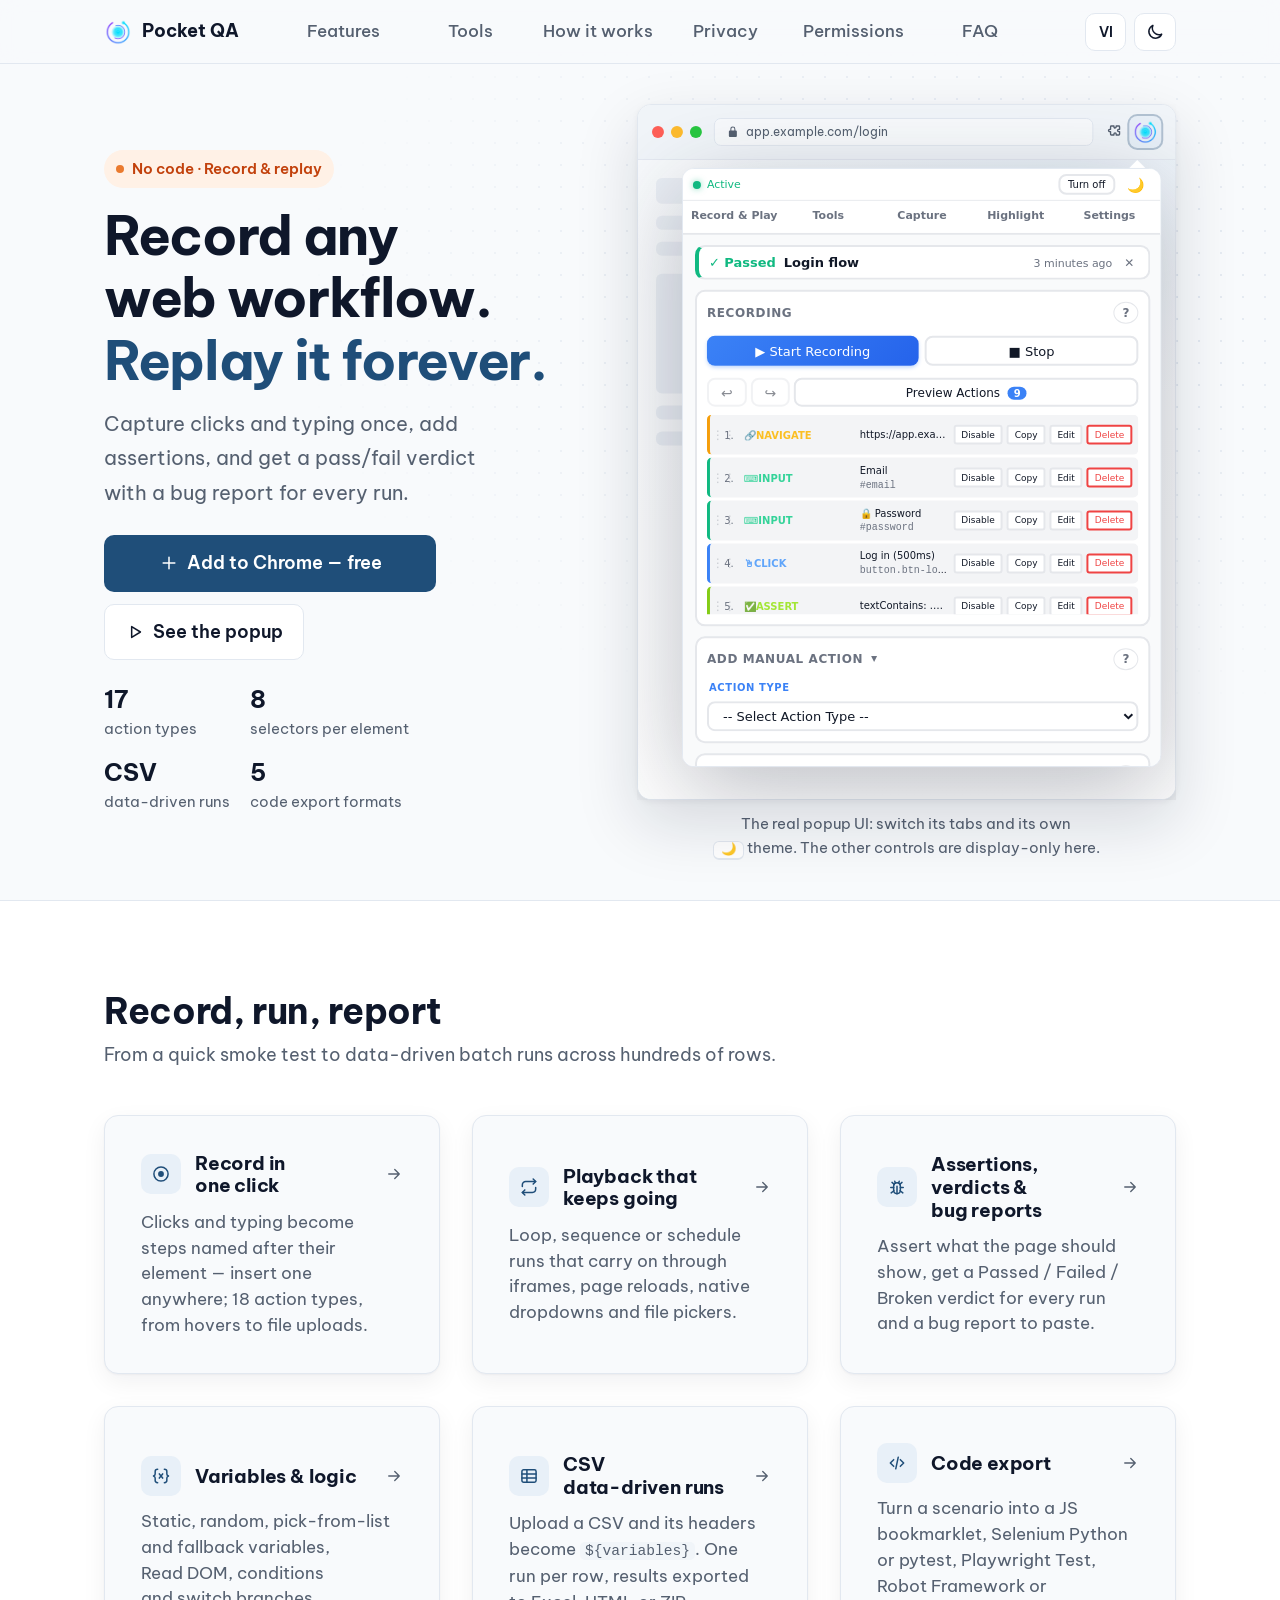
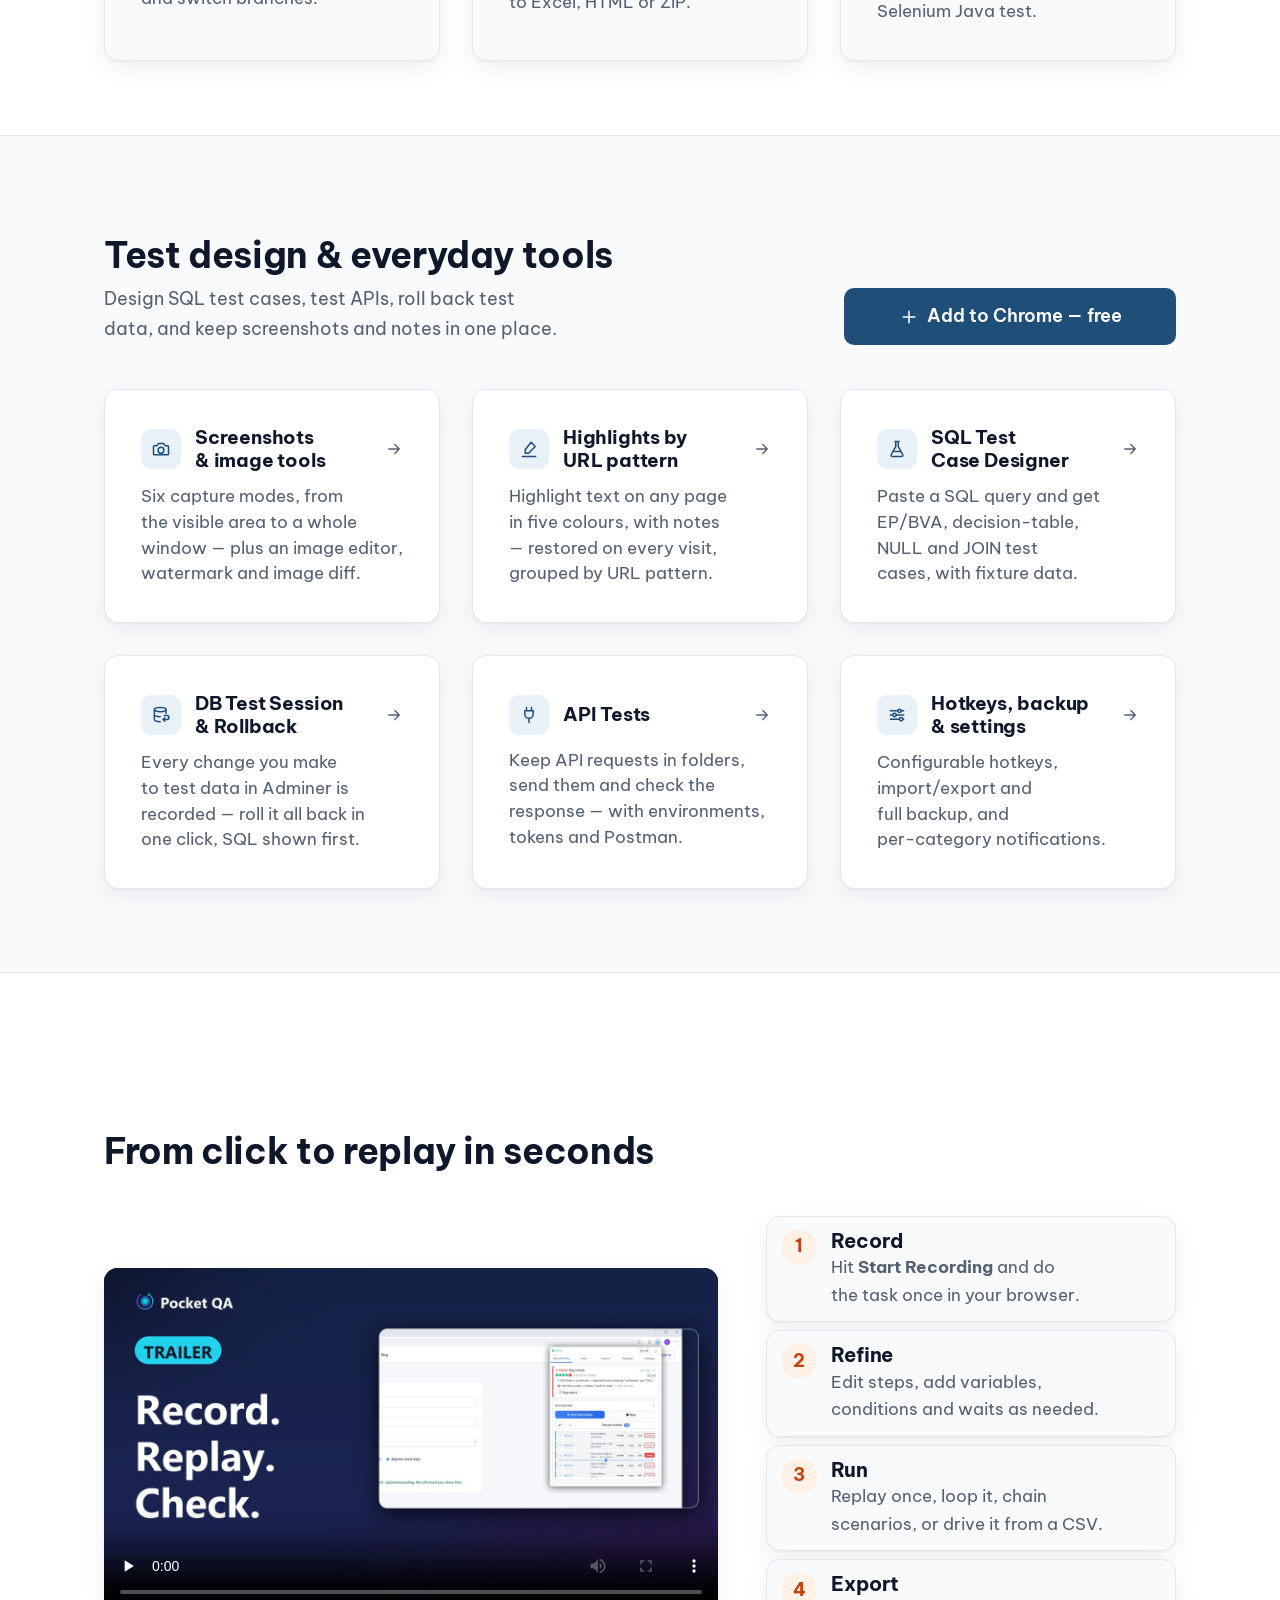
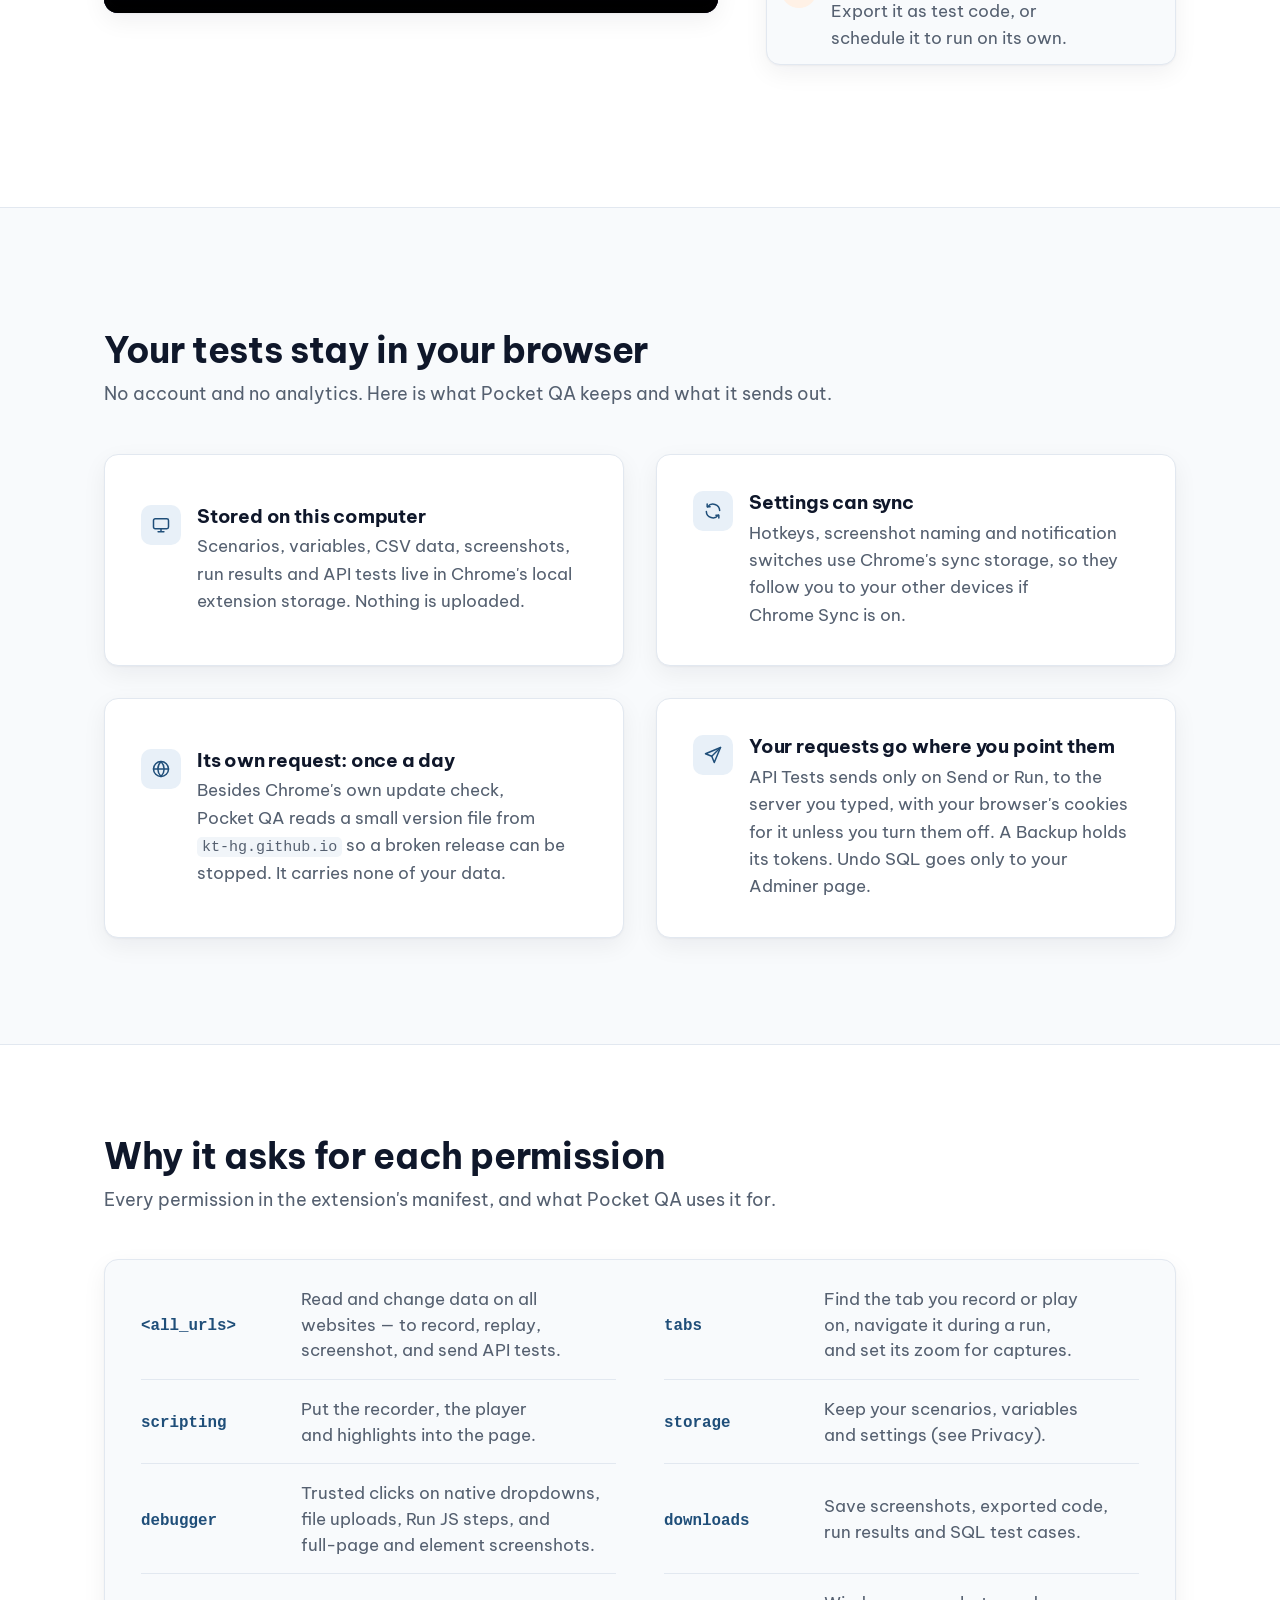
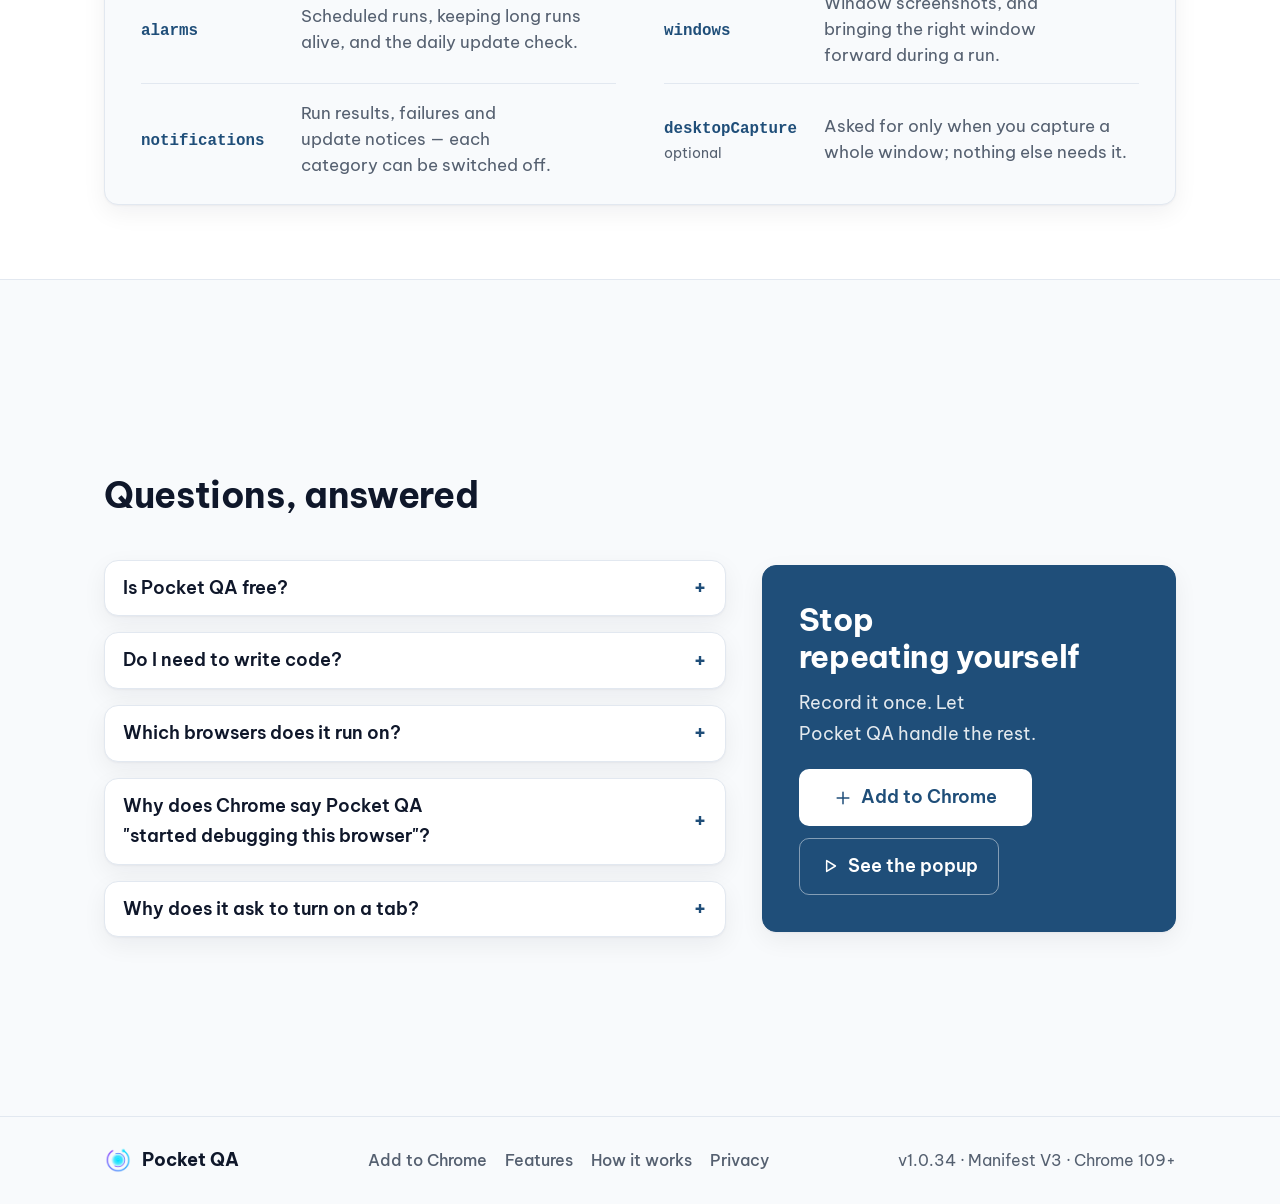
<file: index.html>
<!DOCTYPE html>
<!--
  index.html — The promo landing page, in the portfolio's look (kt-hg.github.io), bilingual EN/VI.
  Styles and chrome: site.css / site.js (shared with feature.html). The popup is the REAL extension UI
  (popup-demo.html) in an iframe and is display-only: tabs and its own theme toggle work.
-->
<html lang="en" data-theme="light" data-title-vi="Pocket QA — Ghi lại thao tác web, không cần code">
<head>
<meta charset="utf-8">
<meta name="viewport" content="width=device-width, initial-scale=1">
<title>Pocket QA — Record web workflows, no code</title>
<meta name="description" content="Free Chrome extension to record &amp; replay web tests with no code: variables, CSV runs, assertions, API tests, and export to Selenium, Playwright, Robot or Java.">
<link rel="canonical" href="https://kt-hg.github.io/Promo--Pocket-QA/">
<link rel="icon" type="image/png" href="vendor/icon128.png">
<link rel="apple-touch-icon" href="vendor/icon128.png">
<meta name="theme-color" content="#f8fafc" media="(prefers-color-scheme: light)">
<meta name="theme-color" content="#0b1220" media="(prefers-color-scheme: dark)">
<!-- Link previews (Zalo, Slack, Facebook, X…). og-image.png is the hero at 1200×630 — re-capture it when the
     hero changes (see README). -->
<meta property="og:type" content="website">
<meta property="og:site_name" content="Pocket QA">
<meta property="og:url" content="https://kt-hg.github.io/Promo--Pocket-QA/">
<meta property="og:title" content="Pocket QA — Record web workflows, no code">
<meta property="og:description" content="Free Chrome extension to record &amp; replay web tests with no code: variables, CSV runs, assertions, API tests, and export to Selenium, Playwright, Robot or Java.">
<meta property="og:image" content="https://kt-hg.github.io/Promo--Pocket-QA/og-image.png">
<meta property="og:image:width" content="1200">
<meta property="og:image:height" content="630">
<meta property="og:image:alt" content="The Pocket QA landing page: Record any web workflow, replay it forever — beside the real extension popup.">
<meta name="twitter:card" content="summary_large_image">
<script type="application/ld+json">
  {
    "@context": "https://schema.org",
    "@type": "SoftwareApplication",
    "name": "Pocket QA",
    "description": "Free Chrome extension to record & replay web tests with no code: variables, CSV runs, assertions, and export to Selenium, Playwright, Robot or Java.",
    "url": "https://kt-hg.github.io/Promo--Pocket-QA/",
    "downloadUrl": "https://chromewebstore.google.com/detail/hghkokkjbpedgjbpohpkgmejkeobocam",
    "image": "https://kt-hg.github.io/Promo--Pocket-QA/og-image.png",
    "applicationCategory": "DeveloperApplication",
    "operatingSystem": "Chrome",
    "offers": { "@type": "Offer", "price": "0", "priceCurrency": "USD" }
  }
</script>
<link rel="preconnect" href="https://fonts.googleapis.com">
<link rel="preconnect" href="https://fonts.gstatic.com" crossorigin>
<link rel="stylesheet" href="https://fonts.googleapis.com/css2?family=Be+Vietnam+Pro:wght@400;500;600;700&amp;display=swap">
<script>
  // Runs before paint: language + theme, so there is no flash. Same storage keys as the portfolio
  // (same origin on GitHub Pages), so a choice made there carries over to this page; demoPageTheme is
  // the key the previous version of this page saved its theme under.
  (() => {
    const d = document.documentElement;
    const get = k => { try { return localStorage.getItem(k); } catch (e) { return null; } };
    d.classList.add('js');
    d.lang = get('lang') || (/^vi\b/i.test(navigator.language || '') ? 'vi' : 'en');
    d.dataset.theme = get('theme') || get('demoPageTheme') || (matchMedia('(prefers-color-scheme: dark)').matches ? 'dark' : 'light');
    const en = document.title;
    (window.syncTitle = () => { document.title = (d.lang === 'vi' && d.dataset.titleVi) || d.dataset.titleEn || en; })();
  })();
</script>
<link rel="stylesheet" href="site.css?v=2896e3ef">
</head>
<body>
<a class="skip" href="#main"><span lang="en">Skip to content</span><span lang="vi">Bỏ qua tới nội dung</span></a>

<header class="site-header">
  <nav class="container nav" aria-label="Main">
    <a class="brand" href="#top"><img src="vendor/icon128.png" alt="" width="28" height="28">Pocket QA</a>
    <ul class="nav-links" id="nav-links">
      <li><a href="#features"><span lang="en">Features</span><span lang="vi">Tính năng</span></a></li>
      <li><a href="#tools"><span lang="en">Tools</span><span lang="vi">Công cụ</span></a></li>
      <li><a href="#how"><span lang="en">How it works</span><span lang="vi">Cách dùng</span></a></li>
      <li><a href="#privacy"><span lang="en">Privacy</span><span lang="vi">Riêng tư</span></a></li>
      <li><a href="#permissions"><span lang="en">Permissions</span><span lang="vi">Quyền</span></a></li>
      <li><a href="#faq"><span lang="en">FAQ</span><span lang="vi">Hỏi đáp</span></a></li>
      <li class="nav-cta"><a href="https://chromewebstore.google.com/detail/hghkokkjbpedgjbpohpkgmejkeobocam" target="_blank" rel="noopener"><span lang="en">Add to Chrome</span><span lang="vi">Thêm vào Chrome</span></a></li>
    </ul>
    <div class="nav-tools">
      <button class="icon-btn js-only" id="lang-btn" type="button" aria-label="Switch language / Đổi ngôn ngữ">
        <span lang="en">VI</span><span lang="vi">EN</span>
      </button>
      <button class="icon-btn js-only" id="theme-btn" type="button" aria-label="Toggle dark mode / Đổi giao diện sáng tối">
        <svg class="i i-moon" viewBox="0 0 24 24" aria-hidden="true"><path d="M20 14.5A8 8 0 0 1 9.5 4a8 8 0 1 0 10.5 10.5z"/></svg>
        <svg class="i i-sun" viewBox="0 0 24 24" aria-hidden="true"><circle cx="12" cy="12" r="4"/><path d="M12 2v2M12 20v2M4.9 4.9l1.4 1.4M17.7 17.7l1.4 1.4M2 12h2M20 12h2M4.9 19.1l1.4-1.4M17.7 6.3l1.4-1.4"/></svg>
      </button>
      <button class="icon-btn menu-btn js-only" id="menu-btn" type="button" aria-label="Menu" aria-controls="nav-links" aria-expanded="false">
        <svg class="i" viewBox="0 0 24 24" aria-hidden="true"><path d="M4 7h16M4 12h16M4 17h16"/></svg>
      </button>
    </div>
  </nav>
</header>

<main id="main">

  <!-- ================= HERO ================= -->
  <section class="hero" id="top">
    <div class="container hero-grid">
      <div class="hero-copy">
        <span class="status"><span lang="en">No code · Record &amp; replay</span><span lang="vi">Không cần code · Ghi &amp; phát lại</span></span>
        <h1>
          <span lang="en"><span class="l">Record any web workflow.</span> <span class="l hl">Replay it&nbsp;forever.</span></span>
          <span lang="vi"><span class="l">Ghi lại mọi quy trình web.</span> <span class="l hl">Phát lại vô hạn.</span></span>
        </h1>
        <p class="lead">
          <span lang="en">Capture clicks and typing once, add assertions, and get a pass/fail verdict with a bug report for every run.</span>
          <span lang="vi">Thao tác một lần, thêm assertion, rồi nhận kết quả pass/fail kèm bug report cho mỗi lần chạy.</span>
        </p>
        <div class="cta">
          <a class="btn btn-primary" href="https://chromewebstore.google.com/detail/hghkokkjbpedgjbpohpkgmejkeobocam" target="_blank" rel="noopener">
            <svg class="i" viewBox="0 0 24 24" aria-hidden="true"><path d="M12 5v14M5 12h14"/></svg>
            <span lang="en">Add to Chrome — free</span><span lang="vi">Thêm vào Chrome — miễn phí</span>
          </a>
          <a class="btn btn-ghost" href="#demo">
            <svg class="i" viewBox="0 0 24 24" aria-hidden="true"><path d="M8 5.5v13l10.5-6.5z"/></svg>
            <span lang="en">See the popup</span><span lang="vi">Xem popup</span>
          </a>
        </div>
        <ul class="stats">
          <li><strong>17</strong><span lang="en">action types</span><span lang="vi">loại hành động</span></li>
          <li><strong>8</strong><span lang="en">selectors per element</span><span lang="vi">selector mỗi phần tử</span></li>
          <li><strong>CSV</strong><span lang="en"><span class="nw">data-driven</span> runs</span><span lang="vi">chạy theo dữ liệu</span></li>
          <li><strong>5</strong><span lang="en">code export formats</span><span lang="vi">định dạng xuất code</span></li>
        </ul>
      </div>

      <!-- #demo: "See the popup" lands here; on a phone it is a whole screen below the copy -->
      <div class="hero-demo" id="demo">
        <div class="mockup">
          <div class="browser">
            <div class="browser-bar">
              <div class="dots" aria-hidden="true"><span></span><span></span><span></span></div>
              <div class="url">
                <svg width="12" height="12" viewBox="0 0 24 24" fill="currentColor" aria-hidden="true"><path d="M12 1a5 5 0 0 0-5 5v3H6a2 2 0 0 0-2 2v9a2 2 0 0 0 2 2h12a2 2 0 0 0 2-2v-9a2 2 0 0 0-2-2h-1V6a5 5 0 0 0-5-5zm3 8H9V6a3 3 0 1 1 6 0z"/></svg>
                app.example.com/login
              </div>
              <div class="toolbar">
                <svg class="i" viewBox="0 0 24 24" aria-hidden="true"><path d="M8 4h3.5v1.2a1.5 1.5 0 0 0 3 0V4H18a1 1 0 0 1 1 1v3.5h-1.2a1.5 1.5 0 0 0 0 3H19V15a1 1 0 0 1-1 1h-3.5v-1.2a1.5 1.5 0 0 0-3 0V16H8a1 1 0 0 1-1-1v-3.5H5.8a1.5 1.5 0 0 1 0-3H7V5a1 1 0 0 1 1-1z"/></svg>
                <button class="ext-btn" id="extBtn" type="button" title="Pocket QA" aria-label="Open extension popup / Mở popup tiện ích">
                  <img src="vendor/icon128.png" alt="">
                </button>
              </div>
            </div>
            <div class="browser-view">
              <div class="skeleton" aria-hidden="true"><span></span><span></span><span></span><span></span><span></span><span></span></div>
              <div class="popup-anchor">
                <iframe class="popup-frame" id="popupFrame" src="popup-demo.html" title="Pocket QA — static popup preview" loading="eager"></iframe>
              </div>
            </div>
          </div>
        </div>
        <p class="demo-note">
          <span lang="en">The real popup UI: switch its tabs and its own <span class="kbd">🌙</span> theme. The other controls are display-only here.</span>
          <span lang="vi">Giao diện popup thật (bằng tiếng Anh): đổi được tab và nút <span class="kbd">🌙</span> của popup. Các nút khác ở đây chỉ để xem.</span>
          <a class="preview-full" href="popup-demo.html" target="_blank" rel="noopener"><span lang="en">Open full size ↗</span><span lang="vi">Xem cỡ thật ↗</span></a>
        </p>
      </div>
    </div>
  </section>

  <!-- ================= FEATURES ================= -->
  <section class="alt" id="features">
    <div class="container collapsible">
      <div class="section-head reveal">
        <h2 class="section-title"><span lang="en">Record, run, report</span><span lang="vi">Ghi, chạy, báo cáo</span></h2>
        <p class="section-sub more">
          <span lang="en">From a quick smoke test to <span class="nw">data-driven</span> batch runs across hundreds of rows.</span>
          <span lang="vi">Từ một lần smoke test nhanh đến chạy hàng loạt theo dữ liệu trên hàng trăm dòng.</span>
        </p>
      </div>
      <div class="cards">
        <a class="card feature reveal" href="feature.html?id=recording">
          <span class="ic"><svg class="i" viewBox="0 0 24 24" aria-hidden="true"><circle cx="12" cy="12" r="8.5"/><circle cx="12" cy="12" r="3.5" fill="currentColor" stroke="none"/></svg></span>
          <h3><span lang="en">Record in one click</span><span lang="vi">Ghi lại bằng một click</span></h3>
          <svg class="i go" viewBox="0 0 24 24" aria-hidden="true"><path d="M5 12h14M13 6l6 6-6 6"/></svg>
          <p class="more">
            <span lang="en">Clicks and typing become steps named after their element — insert one anywhere; 18 action types, from hovers to file uploads.</span>
            <span lang="vi">Click và nhập liệu thành các bước mang tên phần tử — chèn ở đâu cũng được; 18 loại hành động, từ hover đến tải file.</span>
          </p>
        </a>
        <a class="card feature reveal" href="feature.html?id=playback">
          <span class="ic"><svg class="i" viewBox="0 0 24 24" aria-hidden="true"><path d="m17 2.5 3 3-3 3"/><path d="M4 11.5v-2a4 4 0 0 1 4-4h12"/><path d="m7 21.5-3-3 3-3"/><path d="M20 12.5v2a4 4 0 0 1-4 4H4"/></svg></span>
          <h3><span lang="en">Playback that keeps going</span><span lang="vi">Phát lại không đứt quãng</span></h3>
          <svg class="i go" viewBox="0 0 24 24" aria-hidden="true"><path d="M5 12h14M13 6l6 6-6 6"/></svg>
          <p class="more">
            <span lang="en">Loop, sequence or schedule runs that carry on through iframes, page reloads, native dropdowns and file pickers.</span>
            <span lang="vi">Chạy lặp, nối tiếp hoặc theo lịch, vẫn chạy tiếp qua iframe, tải lại trang, dropdown gốc và hộp chọn file.</span>
          </p>
        </a>
        <a class="card feature reveal" href="feature.html?id=run-results">
          <span class="ic"><svg class="i" viewBox="0 0 24 24" aria-hidden="true"><rect x="8" y="7" width="8" height="13" rx="4"/><path d="M12 11v9M8 12.5H4.5M19.5 12.5H16M8.3 16.5 5 19M15.7 16.5 19 19M8.8 9 6 6.5M15.2 9 18 6.5M10.2 7.4 9.3 5M13.8 7.4l.9-2.4"/></svg></span>
          <h3><span lang="en">Assertions, verdicts &amp; bug reports</span><span lang="vi">Assertion, kết quả &amp; bug report</span></h3>
          <svg class="i go" viewBox="0 0 24 24" aria-hidden="true"><path d="M5 12h14M13 6l6 6-6 6"/></svg>
          <p class="more">
            <span lang="en">Assert what the page should show, get a Passed / Failed / Broken verdict for every run and a bug report to paste.</span>
            <span lang="vi">Kiểm tra trang hiển thị đúng chưa, nhận kết quả Passed / Failed / Broken cho mỗi lần chạy và bug report sẵn để dán.</span>
          </p>
        </a>
        <a class="card feature reveal" href="feature.html?id=variables">
          <span class="ic"><svg class="i" viewBox="0 0 24 24" aria-hidden="true"><path d="M8 4c-1.7 0-3 .8-3 2.5v3c0 1-.8 2-2 2.5 1.2.5 2 1.5 2 2.5v3C5 19.2 6.3 20 8 20M16 4c1.7 0 3 .8 3 2.5v3c0 1 .8 2 2 2.5-1.2.5-2 1.5-2 2.5v3c0 1.7-1.3 2.5-3 2.5M10 9.5l4 5M14 9.5l-4 5"/></svg></span>
          <h3><span lang="en">Variables &amp; logic</span><span lang="vi">Biến &amp; logic</span></h3>
          <svg class="i go" viewBox="0 0 24 24" aria-hidden="true"><path d="M5 12h14M13 6l6 6-6 6"/></svg>
          <p class="more">
            <span lang="en">Static, random, <span class="nw">pick-from-list</span> and fallback variables, Read DOM, conditions and switch branches.</span>
            <span lang="vi">Biến tĩnh, ngẫu nhiên, chọn từ danh sách và dự phòng, Read DOM, điều kiện và rẽ nhánh switch.</span>
          </p>
        </a>
        <a class="card feature reveal" href="feature.html?id=csv">
          <span class="ic"><svg class="i" viewBox="0 0 24 24" aria-hidden="true"><rect x="3.5" y="4.5" width="17" height="15" rx="2"/><path d="M3.5 9.5h17M3.5 14.5h17M9.5 4.5v15"/></svg></span>
          <h3><span lang="en">CSV <span class="nw">data-driven</span>&nbsp;runs</span><span lang="vi">Chạy theo dữ liệu CSV</span></h3>
          <svg class="i go" viewBox="0 0 24 24" aria-hidden="true"><path d="M5 12h14M13 6l6 6-6 6"/></svg>
          <p class="more">
            <span lang="en">Upload a CSV and its headers become <code>${variables}</code>. One run per row, results exported to Excel, HTML or ZIP.</span>
            <span lang="vi">Tải CSV lên, tiêu đề cột thành <code>${variables}</code>. Mỗi dòng một lần chạy, kết quả xuất ra Excel, HTML hoặc ZIP.</span>
          </p>
        </a>
        <a class="card feature reveal" href="feature.html?id=export">
          <span class="ic"><svg class="i" viewBox="0 0 24 24" aria-hidden="true"><path d="m8 8-4 4 4 4M16 8l4 4-4 4M13.5 5l-3 14"/></svg></span>
          <h3><span lang="en">Code export</span><span lang="vi">Xuất code</span></h3>
          <svg class="i go" viewBox="0 0 24 24" aria-hidden="true"><path d="M5 12h14M13 6l6 6-6 6"/></svg>
          <p class="more">
            <span lang="en">Turn a scenario into a JS bookmarklet, Selenium&nbsp;Python or pytest, Playwright&nbsp;Test, Robot&nbsp;Framework or Selenium&nbsp;Java test.</span>
            <span lang="vi">Chuyển kịch bản thành JS bookmarklet, Selenium&nbsp;Python hoặc pytest, Playwright&nbsp;Test, Robot&nbsp;Framework hoặc Selenium&nbsp;Java.</span>
          </p>
        </a>
      </div>
      <button class="more-btn" type="button" aria-expanded="false"><span class="l-more"><span lang="en">Read more</span><span lang="vi">Xem thêm</span></span><span class="l-less"><span lang="en">Show less</span><span lang="vi">Thu gọn</span></span></button>
    </div>
  </section>

  <!-- ================= TOOLS ================= -->
  <section id="tools">
    <div class="container collapsible">
      <div class="section-head reveal">
        <h2 class="section-title"><span lang="en">Test design &amp; everyday tools</span><span lang="vi">Thiết kế test &amp; công cụ hằng ngày</span></h2>
        <p class="section-sub more">
          <span lang="en">Design SQL test cases, test APIs, roll back test data, and keep screenshots and notes in one place.</span>
          <span lang="vi">Thiết kế test case SQL, test API, hoàn tác dữ liệu test, giữ ảnh chụp và ghi chú ở cùng một nơi.</span>
        </p>
        <a class="btn btn-primary" href="https://chromewebstore.google.com/detail/hghkokkjbpedgjbpohpkgmejkeobocam" target="_blank" rel="noopener">
          <svg class="i" viewBox="0 0 24 24" aria-hidden="true"><path d="M12 5v14M5 12h14"/></svg>
          <span lang="en">Add to Chrome — free</span><span lang="vi">Thêm vào Chrome — miễn phí</span>
        </a>
      </div>
      <div class="cards">
        <a class="card feature reveal" href="feature.html?id=screenshots">
          <span class="ic"><svg class="i" viewBox="0 0 24 24" aria-hidden="true"><path d="M4 8h3l1.8-2.5h6.4L17 8h3a1 1 0 0 1 1 1v9a1 1 0 0 1-1 1H4a1 1 0 0 1-1-1V9a1 1 0 0 1 1-1z"/><circle cx="12" cy="13.5" r="3.5"/></svg></span>
          <h3><span lang="en">Screenshots &amp; image tools</span><span lang="vi">Ảnh chụp &amp; công cụ ảnh</span></h3>
          <svg class="i go" viewBox="0 0 24 24" aria-hidden="true"><path d="M5 12h14M13 6l6 6-6 6"/></svg>
          <p class="more">
            <span lang="en">Six capture modes, from the visible area to a whole window — plus an image editor, watermark and image diff.</span>
            <span lang="vi">Sáu chế độ chụp, từ vùng đang thấy đến cả cửa sổ — kèm trình sửa ảnh, watermark và so sánh ảnh.</span>
          </p>
        </a>
        <a class="card feature reveal" href="feature.html?id=highlights">
          <span class="ic"><svg class="i" viewBox="0 0 24 24" aria-hidden="true"><path d="m14.5 4 5 5-8 8h-4v-4z"/><path d="M4 21h16"/></svg></span>
          <h3><span lang="en">Highlights by URL pattern</span><span lang="vi">Đánh dấu theo mẫu URL</span></h3>
          <svg class="i go" viewBox="0 0 24 24" aria-hidden="true"><path d="M5 12h14M13 6l6 6-6 6"/></svg>
          <p class="more">
            <span lang="en">Highlight text on any page in five colours, with notes — restored on every visit, grouped by URL pattern.</span>
            <span lang="vi">Tô sáng chữ trên mọi trang với 5 màu, kèm ghi chú — tự hiện lại mỗi lần truy cập, gom theo mẫu URL.</span>
          </p>
        </a>
        <a class="card feature reveal" href="feature.html?id=sql-test-designer">
          <span class="ic"><svg class="i" viewBox="0 0 24 24" aria-hidden="true"><path d="M9.5 3h5M10.5 3v6.2L5.2 18.4A1.7 1.7 0 0 0 6.7 21h10.6a1.7 1.7 0 0 0 1.5-2.6L13.5 9.2V3"/><path d="M7.6 15h8.8"/></svg></span>
          <h3>SQL Test Case Designer</h3>
          <svg class="i go" viewBox="0 0 24 24" aria-hidden="true"><path d="M5 12h14M13 6l6 6-6 6"/></svg>
          <p class="more">
            <span lang="en">Paste a SQL query and get EP/BVA, <span class="nw">decision-table</span>, NULL and JOIN test cases, with fixture data.</span>
            <span lang="vi">Dán câu SQL để nhận test case EP/BVA, bảng quyết định, NULL và JOIN, kèm dữ liệu mẫu.</span>
          </p>
        </a>
        <a class="card feature reveal" href="feature.html?id=db-test-session">
          <span class="ic"><svg class="i" viewBox="0 0 24 24" aria-hidden="true"><ellipse cx="11" cy="5.5" rx="7" ry="2.5"/><path d="M4 5.5v12c0 1.4 3.1 2.5 7 2.5M18 5.5V10M4 11.5c0 1.4 3.1 2.5 7 2.5"/><path d="M14.5 17.5H19a2.5 2.5 0 0 0 0-5h-3"/><path d="m16.5 15.5-2 2 2 2"/></svg></span>
          <h3>DB Test Session &amp; Rollback</h3>
          <svg class="i go" viewBox="0 0 24 24" aria-hidden="true"><path d="M5 12h14M13 6l6 6-6 6"/></svg>
          <p class="more">
            <span lang="en">Every change you make to test data in Adminer is recorded — roll it all back in one click, SQL shown first.</span>
            <span lang="vi">Mọi thay đổi dữ liệu test trong Adminer đều được ghi lại — hoàn tác hết bằng một click, xem trước câu SQL.</span>
          </p>
        </a>
        <a class="card feature reveal" href="feature.html?id=api-tests">
          <span class="ic"><svg class="i" viewBox="0 0 24 24" aria-hidden="true"><path d="M9 3v4M15 3v4M7 7h10v4a5 5 0 0 1-10 0z"/><path d="M12 16v5"/></svg></span>
          <h3>API Tests</h3>
          <svg class="i go" viewBox="0 0 24 24" aria-hidden="true"><path d="M5 12h14M13 6l6 6-6 6"/></svg>
          <p class="more">
            <span lang="en">Keep API requests in folders, send them and check the response — with environments, tokens and Postman.</span>
            <span lang="vi">Lưu request API theo thư mục, gửi đi và kiểm tra response — có môi trường, token và Postman.</span>
          </p>
        </a>
        <a class="card feature reveal" href="feature.html?id=settings">
          <span class="ic"><svg class="i" viewBox="0 0 24 24" aria-hidden="true"><path d="M4 7h9M17 7h3M4 12h3M11 12h9M4 17h11M19 17h1"/><circle cx="15" cy="7" r="2"/><circle cx="9" cy="12" r="2"/><circle cx="17" cy="17" r="2"/></svg></span>
          <h3><span lang="en">Hotkeys, backup &amp; settings</span><span lang="vi">Phím tắt, sao lưu &amp; cài đặt</span></h3>
          <svg class="i go" viewBox="0 0 24 24" aria-hidden="true"><path d="M5 12h14M13 6l6 6-6 6"/></svg>
          <p class="more">
            <span lang="en">Configurable hotkeys, import/export and full backup, and <span class="nw">per-category</span> notifications.</span>
            <span lang="vi">Phím tắt tuỳ chỉnh, nhập/xuất và sao lưu toàn bộ, thông báo bật/tắt theo từng loại.</span>
          </p>
        </a>
      </div>
      <button class="more-btn" type="button" aria-expanded="false"><span class="l-more"><span lang="en">Read more</span><span lang="vi">Xem thêm</span></span><span class="l-less"><span lang="en">Show less</span><span lang="vi">Thu gọn</span></span></button>
    </div>
  </section>

  <!-- ================= HOW IT WORKS ================= -->
  <section class="alt" id="how">
    <div class="container collapsible">
      <div class="section-head reveal">
        <h2 class="section-title"><span lang="en">From click to replay in seconds</span><span lang="vi">Từ click đến phát lại trong vài giây</span></h2>
      </div>
      <!-- The 40-second trailer, one <video> per language (site.css shows the page's own, site.js pauses both on a
           switch); beside the steps from 1024px. preload="none": only the posters load until play. No `default` on
           the track: the captions are burnt into the picture -->
      <div class="how-grid">
        <div class="vbox">
          <video lang="en" controls preload="none" playsinline width="1280" height="720" poster="videos/en/pocket-qa-trailer-en.jpg"
                 src="videos/en/pocket-qa-trailer-en.mp4" aria-label="Pocket QA – No-code web testing (trailer, 0:40)">
            <track kind="captions" srclang="en" label="English" src="videos/en/pocket-qa-trailer-en.vtt">
          </video>
          <video lang="vi" controls preload="none" playsinline width="1280" height="720" poster="videos/vi/pocket-qa-trailer-vi.jpg"
                 src="videos/vi/pocket-qa-trailer-vi.mp4" aria-label="Pocket QA – Kiểm thử web không cần code (trailer, 0:40)">
            <track kind="captions" srclang="vi" label="Tiếng Việt" src="videos/vi/pocket-qa-trailer-vi.vtt">
          </video>
        </div>
        <ol class="steps">
          <li class="card step reveal">
            <span class="step-num">1</span>
            <h3><span lang="en">Record</span><span lang="vi">Ghi lại</span></h3>
            <p class="more"><span lang="en">Hit <b>Start Recording</b> and do the task once in your browser.</span><span lang="vi">Bấm <b>Start Recording</b> và làm thao tác một lần trên trình duyệt.</span></p>
          </li>
          <li class="card step reveal">
            <span class="step-num">2</span>
            <h3><span lang="en">Refine</span><span lang="vi">Tinh&nbsp;chỉnh</span></h3>
            <p class="more"><span lang="en">Edit steps, add variables, conditions and waits as needed.</span><span lang="vi">Sửa bước, thêm biến, điều kiện và thời gian chờ khi cần.</span></p>
          </li>
          <li class="card step reveal">
            <span class="step-num">3</span>
            <h3><span lang="en">Run</span><span lang="vi">Chạy</span></h3>
            <p class="more"><span lang="en">Replay once, loop it, chain scenarios, or drive it from a CSV.</span><span lang="vi">Phát lại một lần, chạy lặp, nối các kịch bản hoặc chạy theo file CSV.</span></p>
          </li>
          <li class="card step reveal">
            <span class="step-num">4</span>
            <h3><span lang="en">Export</span><span lang="vi">Xuất</span></h3>
            <p class="more"><span lang="en">Export it as test code, or schedule it to run on its own.</span><span lang="vi">Xuất thành code test, hoặc hẹn lịch để tự chạy.</span></p>
          </li>
        </ol>
      </div>
      <button class="more-btn" type="button" aria-expanded="false"><span class="l-more"><span lang="en">Read more</span><span lang="vi">Xem thêm</span></span><span class="l-less"><span lang="en">Show less</span><span lang="vi">Thu gọn</span></span></button>
    </div>
  </section>

  <!-- ================= PRIVACY =================
       Every claim here was checked against the extension source (v1.0.30 as on the store, 4fb11ce;
       1.0.27 → 1.0.30 adds only chrome.storage.local keys such as allowAllTabs, no request, no permission):
       storage areas, the one request it makes on its own (bg/remote-config.js), API Tests' requests
       (shared/api-request.js, apicases/, help card "apicases"), and each manifest permission's API calls.
       Claims copied as they are (wording trimmed in places so a row fits on 2 lines); re-check after a
       permission change. The Origin header and tokens shown in the Environments dialog belong on the API Tests
       page's notes — four cards are what fits one screen here. -->
  <section id="privacy">
    <div class="container collapsible">
      <div class="section-head reveal">
        <h2 class="section-title"><span lang="en">Your tests stay in your browser</span><span lang="vi">Dữ liệu test ở lại trong trình duyệt của bạn</span></h2>
        <p class="section-sub">
          <span lang="en">No account and no analytics. Here is what Pocket&nbsp;QA keeps and what it sends out.</span>
          <span lang="vi">Không tài khoản, không analytics. Đây là những gì Pocket&nbsp;QA lưu và những gì nó gửi đi.</span>
        </p>
      </div>
      <div class="grid-2">
        <article class="card info reveal">
          <span class="ic"><svg class="i" viewBox="0 0 24 24" aria-hidden="true"><rect x="3" y="4.5" width="18" height="12" rx="2"/><path d="M8.5 20h7M12 16.5V20"/></svg></span>
          <h3><span lang="en">Stored on this computer</span><span lang="vi">Lưu trên máy này</span></h3>
          <p class="more">
            <span lang="en">Scenarios, variables, CSV data, screenshots, run results and API tests live in Chrome's local extension storage. Nothing is uploaded.</span>
            <span lang="vi">Kịch bản, biến, dữ liệu CSV, ảnh chụp, kết quả chạy và API test nằm trong bộ nhớ cục bộ của tiện ích trên Chrome. Không có gì được tải lên.</span>
          </p>
        </article>
        <article class="card info reveal">
          <span class="ic"><svg class="i" viewBox="0 0 24 24" aria-hidden="true"><path d="M20 11.5A8 8 0 0 0 5.6 7M4 12.5A8 8 0 0 0 18.4 17"/><path d="M5 3.5V7h3.5M19 20.5V17h-3.5"/></svg></span>
          <h3><span lang="en">Settings can sync</span><span lang="vi">Cài đặt có thể đồng bộ</span></h3>
          <p class="more">
            <span lang="en">Hotkeys, screenshot naming and notification switches use Chrome's sync storage, so they follow you to your other devices if Chrome&nbsp;Sync is on.</span>
            <span lang="vi">Phím tắt, cách đặt tên ảnh chụp và các công tắc thông báo dùng bộ nhớ đồng bộ của Chrome, nên theo bạn sang thiết bị khác nếu bật Chrome&nbsp;Sync.</span>
          </p>
        </article>
        <article class="card info reveal">
          <span class="ic"><svg class="i" viewBox="0 0 24 24" aria-hidden="true"><circle cx="12" cy="12" r="9"/><path d="M3 12h18M12 3c2.5 2.7 3.8 5.7 3.8 9s-1.3 6.3-3.8 9c-2.5-2.7-3.8-5.7-3.8-9S9.5 5.7 12 3z"/></svg></span>
          <h3><span lang="en">Its own request: once a day</span><span lang="vi">Tự gửi một yêu cầu mỗi ngày</span></h3>
          <p class="more">
            <span lang="en">Besides Chrome's own update check, Pocket&nbsp;QA reads a small version file from <code class="nw">kt-hg.github.io</code> so a broken release can be stopped. It carries none of your data.</span>
            <span lang="vi">Ngoài lần kiểm tra cập nhật của chính Chrome, Pocket&nbsp;QA đọc một file phiên bản nhỏ từ <code class="nw">kt-hg.github.io</code> để có thể dừng một bản phát hành lỗi. Yêu cầu này không mang dữ liệu nào của bạn.</span>
          </p>
        </article>
        <article class="card info reveal">
          <span class="ic"><svg class="i" viewBox="0 0 24 24" aria-hidden="true"><path d="M21 3 3 10.5l7.5 3L13.5 21z"/><path d="M10.5 13.5 21 3"/></svg></span>
          <h3><span lang="en">Your requests go where you point them</span><span lang="vi">Request của bạn chỉ đi tới nơi bạn chỉ định</span></h3>
          <p class="more">
            <span lang="en">API Tests sends only on Send or Run, to the server you typed, with your browser's cookies for it unless you turn them off. A Backup holds its tokens. Undo SQL goes only to your Adminer page.</span>
            <span lang="vi">API Tests chỉ gửi khi bạn bấm Send hoặc Run, tới đúng server bạn ghi, kèm cookie của trình duyệt trừ khi bạn tắt. Backup chứa cả token. SQL hoàn tác chỉ tới trang Adminer của bạn.</span>
          </p>
        </article>
      </div>
      <button class="more-btn" type="button" aria-expanded="false"><span class="l-more"><span lang="en">Read more</span><span lang="vi">Xem thêm</span></span><span class="l-less"><span lang="en">Show less</span><span lang="vi">Thu gọn</span></span></button>
    </div>
  </section>

  <!-- ================= PERMISSIONS (manifest.json, v1.0.30) ================= -->
  <section class="alt" id="permissions">
    <div class="container collapsible">
      <div class="section-head reveal">
        <h2 class="section-title"><span lang="en">Why it asks for each permission</span><span lang="vi">Vì sao cần từng quyền</span></h2>
        <p class="section-sub more">
          <span lang="en">Every permission in the extension's manifest, and what Pocket&nbsp;QA uses it for.</span>
          <span lang="vi">Mọi quyền khai báo trong manifest của tiện ích và Pocket&nbsp;QA dùng chúng vào việc gì.</span>
        </p>
      </div>
      <dl class="card perms reveal">
        <div class="perm">
          <dt><code>&lt;all_urls&gt;</code></dt>
          <dd><span lang="en">Read and change data on all websites — to record, replay, screenshot, and send API tests.</span><span lang="vi">Đọc và thay đổi dữ liệu trên mọi trang web — để ghi, phát lại, chụp ảnh và gửi API test.</span></dd>
        </div>
        <div class="perm">
          <dt><code>tabs</code></dt>
          <dd><span lang="en">Find the tab you record or play on, navigate it during a run, and set its zoom for captures.</span><span lang="vi">Tìm tab đang ghi hoặc đang phát lại, chuyển trang trong lúc chạy và đặt mức zoom khi chụp.</span></dd>
        </div>
        <div class="perm">
          <dt><code>scripting</code></dt>
          <dd><span lang="en">Put the recorder, the player and highlights into the page.</span><span lang="vi">Đưa bộ ghi, bộ phát lại và phần đánh dấu vào trang.</span></dd>
        </div>
        <div class="perm more">
          <dt><code>storage</code></dt>
          <dd><span lang="en">Keep your scenarios, variables and settings (see Privacy).</span><span lang="vi">Lưu kịch bản, biến và cài đặt (xem phần Riêng tư).</span></dd>
        </div>
        <div class="perm more">
          <dt><code>debugger</code></dt>
          <dd><span lang="en">Trusted clicks on native dropdowns, file uploads, Run JS steps, and <span class="nw">full-page</span> and element screenshots.</span><span lang="vi">Click tin cậy trên dropdown gốc, tải file lên, bước Run JS, chụp cả trang và chụp phần tử.</span></dd>
        </div>
        <div class="perm more">
          <dt><code>downloads</code></dt>
          <dd><span lang="en">Save screenshots, exported code, run results and SQL test cases.</span><span lang="vi">Lưu ảnh chụp, code đã xuất, kết quả chạy và test case SQL.</span></dd>
        </div>
        <div class="perm more">
          <dt><code>alarms</code></dt>
          <dd><span lang="en">Scheduled runs, keeping long runs alive, and the daily update check.</span><span lang="vi">Chạy theo lịch, giữ cho lần chạy dài không bị dừng và kiểm tra cập nhật hằng ngày.</span></dd>
        </div>
        <div class="perm more">
          <dt><code>windows</code></dt>
          <dd><span lang="en">Window screenshots, and bringing the right window forward during a run.</span><span lang="vi">Chụp cửa sổ và đưa đúng cửa sổ lên trước trong lúc chạy.</span></dd>
        </div>
        <div class="perm more">
          <dt><code>notifications</code></dt>
          <dd><span lang="en">Run results, failures and update notices — each category can be switched off.</span><span lang="vi">Thông báo kết quả, lỗi và cập nhật — tắt được từng loại.</span></dd>
        </div>
        <div class="perm more">
          <dt><code>desktopCapture</code><small><span lang="en">optional</span><span lang="vi">tuỳ chọn</span></small></dt>
          <dd><span lang="en">Asked for only when you capture a whole window; nothing else needs it.</span><span lang="vi">Chỉ hỏi khi bạn chụp cả cửa sổ; không tính năng nào khác cần đến.</span></dd>
        </div>
      </dl>
      <button class="more-btn" type="button" aria-expanded="false"><span class="l-more"><span lang="en">Read more</span><span lang="vi">Xem thêm</span></span><span class="l-less"><span lang="en">Show less</span><span lang="vi">Thu gọn</span></span></button>
    </div>
  </section>

  <!-- ================= FAQ + CTA ================= -->
  <section id="faq">
    <div class="container">
      <div class="section-head reveal">
        <h2 class="section-title"><span lang="en">Questions, answered</span><span lang="vi">Câu hỏi thường gặp</span></h2>
      </div>
      <div class="faq-grid">
        <div class="faq reveal">
          <details>
            <summary><span lang="en">Is Pocket&nbsp;QA free?</span><span lang="vi">Pocket&nbsp;QA có miễn phí không?</span></summary>
            <p><span lang="en">Yes, completely — no paid tier and no account.</span><span lang="vi">Có, hoàn toàn miễn phí — không có gói trả phí, không cần tài khoản.</span></p>
          </details>
          <details>
            <summary><span lang="en">Do I need to write code?</span><span lang="vi">Có cần biết viết code không?</span></summary>
            <p><span lang="en">No. Record a flow once and replay it from the popup. Code export is there for when you want the same test in Selenium, Playwright, Robot&nbsp;Framework or Java.</span><span lang="vi">Không. Ghi lại một luồng một lần rồi phát lại từ popup. Tính năng xuất code dành cho khi bạn muốn có cùng bài test đó trong Selenium, Playwright, Robot&nbsp;Framework hoặc Java.</span></p>
          </details>
          <details>
            <summary><span lang="en">Which browsers does it run on?</span><span lang="vi">Chạy trên trình duyệt nào?</span></summary>
            <p><span lang="en">Chrome&nbsp;109 or newer.</span><span lang="vi">Chrome&nbsp;109 trở lên.</span></p>
          </details>
          <details>
            <summary><span lang="en">Why does Chrome say Pocket&nbsp;QA "started debugging this browser"?</span><span lang="vi">Vì sao Chrome báo Pocket&nbsp;QA đang gỡ lỗi (debug) trình duyệt?</span></summary>
            <p><span lang="en">Chrome shows that bar whenever an extension uses its debugger API, which Pocket&nbsp;QA does for the steps listed under <code>debugger</code> above. It detaches when the run ends, and the bar goes away.</span><span lang="vi">Chrome hiện thanh báo đó mỗi khi một tiện ích dùng debugger API; Pocket&nbsp;QA dùng nó cho các bước nêu ở quyền <code>debugger</code> phía trên. Khi lần chạy kết thúc, tiện ích ngắt kết nối và thanh báo biến mất.</span></p>
          </details>
          <details>
            <summary><span lang="en">Why does it ask to turn on a tab?</span><span lang="vi">Vì sao tiện ích hỏi bật trên một tab?</span></summary>
            <p><span lang="en">Pocket&nbsp;QA is off on every tab until you turn it on there, so its recording hotkeys never catch a keystroke on another site. <b>Turn on</b> in the status bar, or when Start Recording asks, and it stays on for that tab; Settings → <b>Allow on all tabs</b> turns it on everywhere.</span><span lang="vi">Pocket&nbsp;QA tắt trên mỗi tab cho tới khi bạn bật ở đó, để phím tắt ghi hình không bao giờ bắt phím trên trang khác. Bấm <b>Turn on</b> ở thanh trạng thái, hoặc khi Start Recording hỏi, là tab đó bật cho tới khi bạn tắt; Settings → <b>Allow on all tabs</b> bật cho mọi trang.</span></p>
          </details>
        </div>
        <aside class="card cta-card reveal">
          <h3><span lang="en">Stop repeating&nbsp;yourself</span><span lang="vi">Không còn làm đi làm lại</span></h3>
          <p><span lang="en">Record it once. Let Pocket&nbsp;QA handle the rest.</span><span lang="vi">Ghi lại một lần, phần còn lại để Pocket&nbsp;QA lo.</span></p>
          <div class="cta">
            <a class="btn btn-primary" href="https://chromewebstore.google.com/detail/hghkokkjbpedgjbpohpkgmejkeobocam" target="_blank" rel="noopener">
              <svg class="i" viewBox="0 0 24 24" aria-hidden="true"><path d="M12 5v14M5 12h14"/></svg>
              <span lang="en">Add to Chrome</span><span lang="vi">Thêm vào Chrome</span>
            </a>
            <a class="btn btn-ghost" href="#demo">
              <svg class="i" viewBox="0 0 24 24" aria-hidden="true"><path d="M8 5.5v13l10.5-6.5z"/></svg>
              <span lang="en">See the popup</span><span lang="vi">Xem popup</span>
            </a>
          </div>
        </aside>
      </div>
    </div>
  </section>
</main>

<footer>
  <div class="container">
    <a class="brand" href="#top"><img src="vendor/icon128.png" alt="" width="28" height="28">Pocket QA</a>
    <nav aria-label="Footer">
      <a href="https://chromewebstore.google.com/detail/hghkokkjbpedgjbpohpkgmejkeobocam" target="_blank" rel="noopener"><span lang="en">Add to Chrome</span><span lang="vi">Thêm vào Chrome</span></a>
      <a href="#features"><span lang="en">Features</span><span lang="vi">Tính năng</span></a>
      <a href="#how"><span lang="en">How it works</span><span lang="vi">Cách dùng</span></a>
      <a href="#privacy"><span lang="en">Privacy</span><span lang="vi">Riêng tư</span></a>
    </nav>
    <span>v<span id="extVersion">1.0.34</span> · Manifest&nbsp;V3 · Chrome&nbsp;109+</span>
  </div>
</footer>

<script src="site.js?v=b8db1a08"></script>
<script src="store-version.js?v=f9330233"></script>
</body>
</html>
</file>
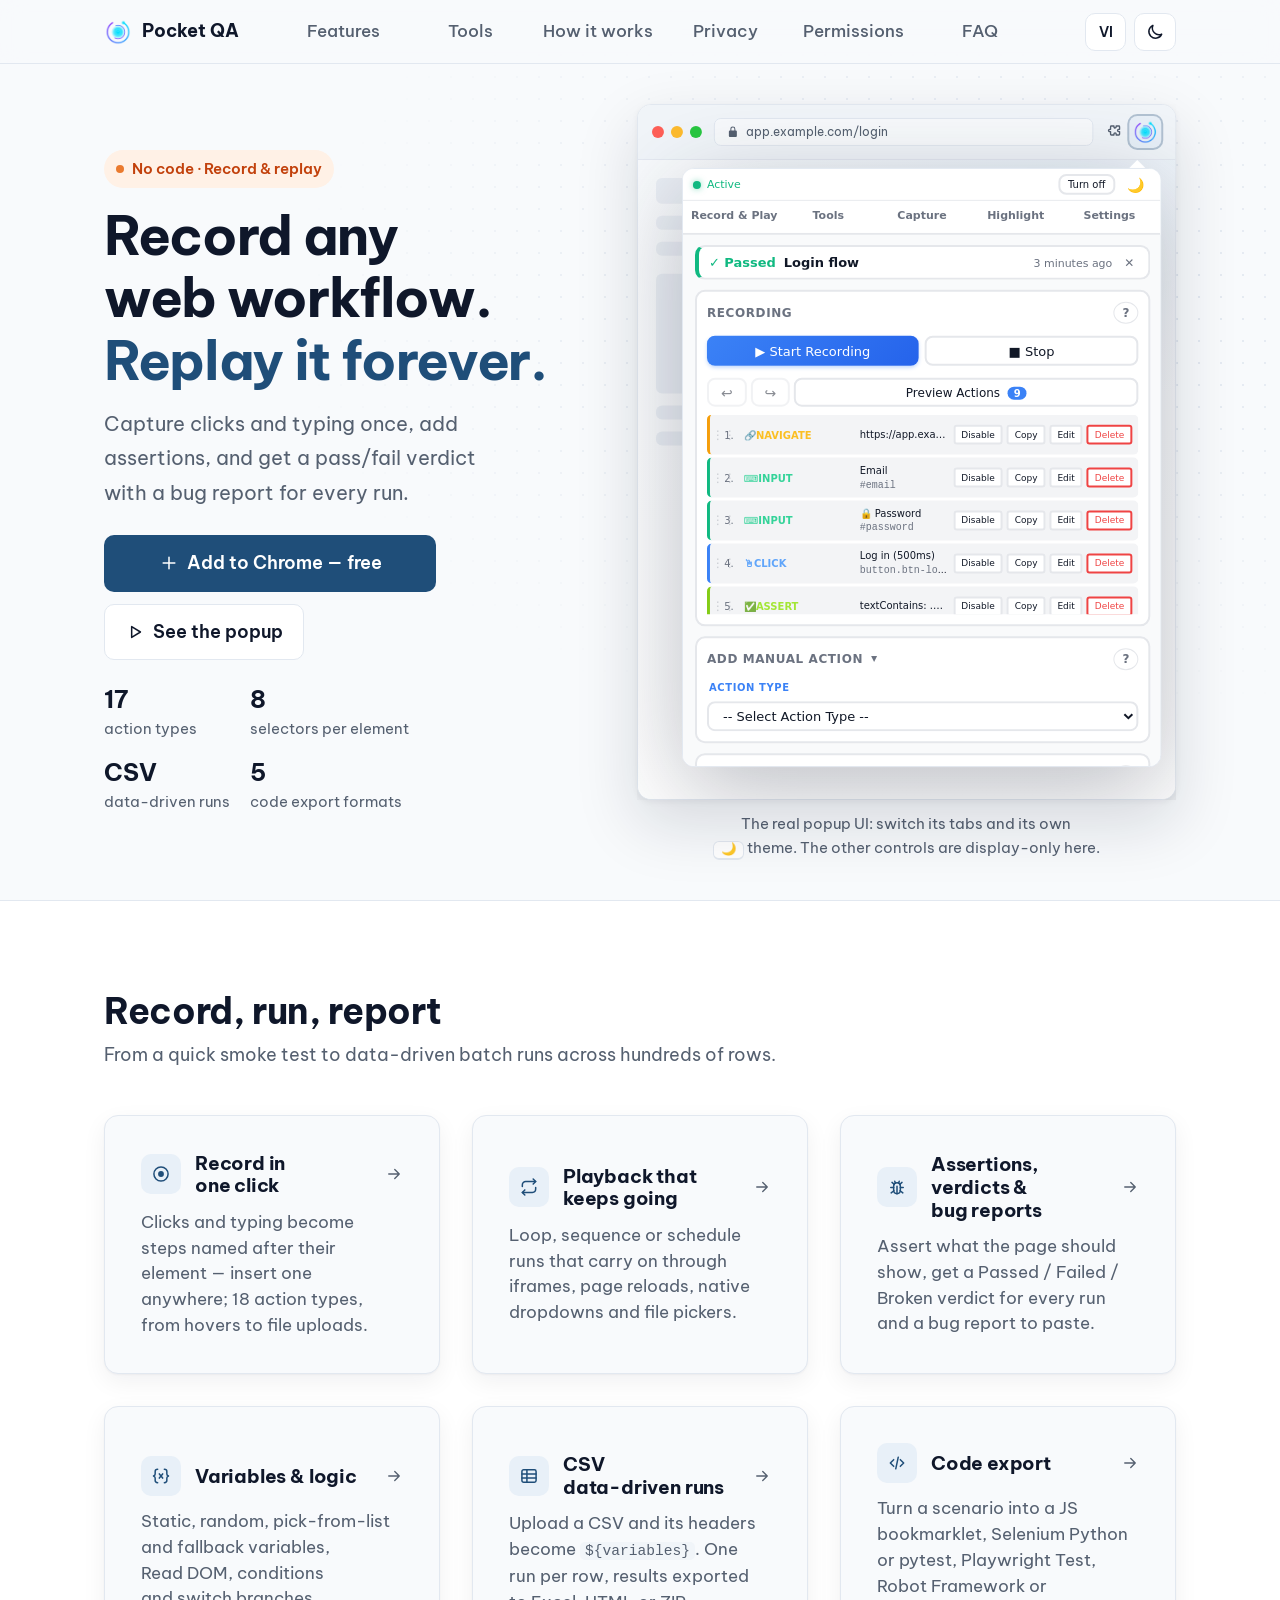
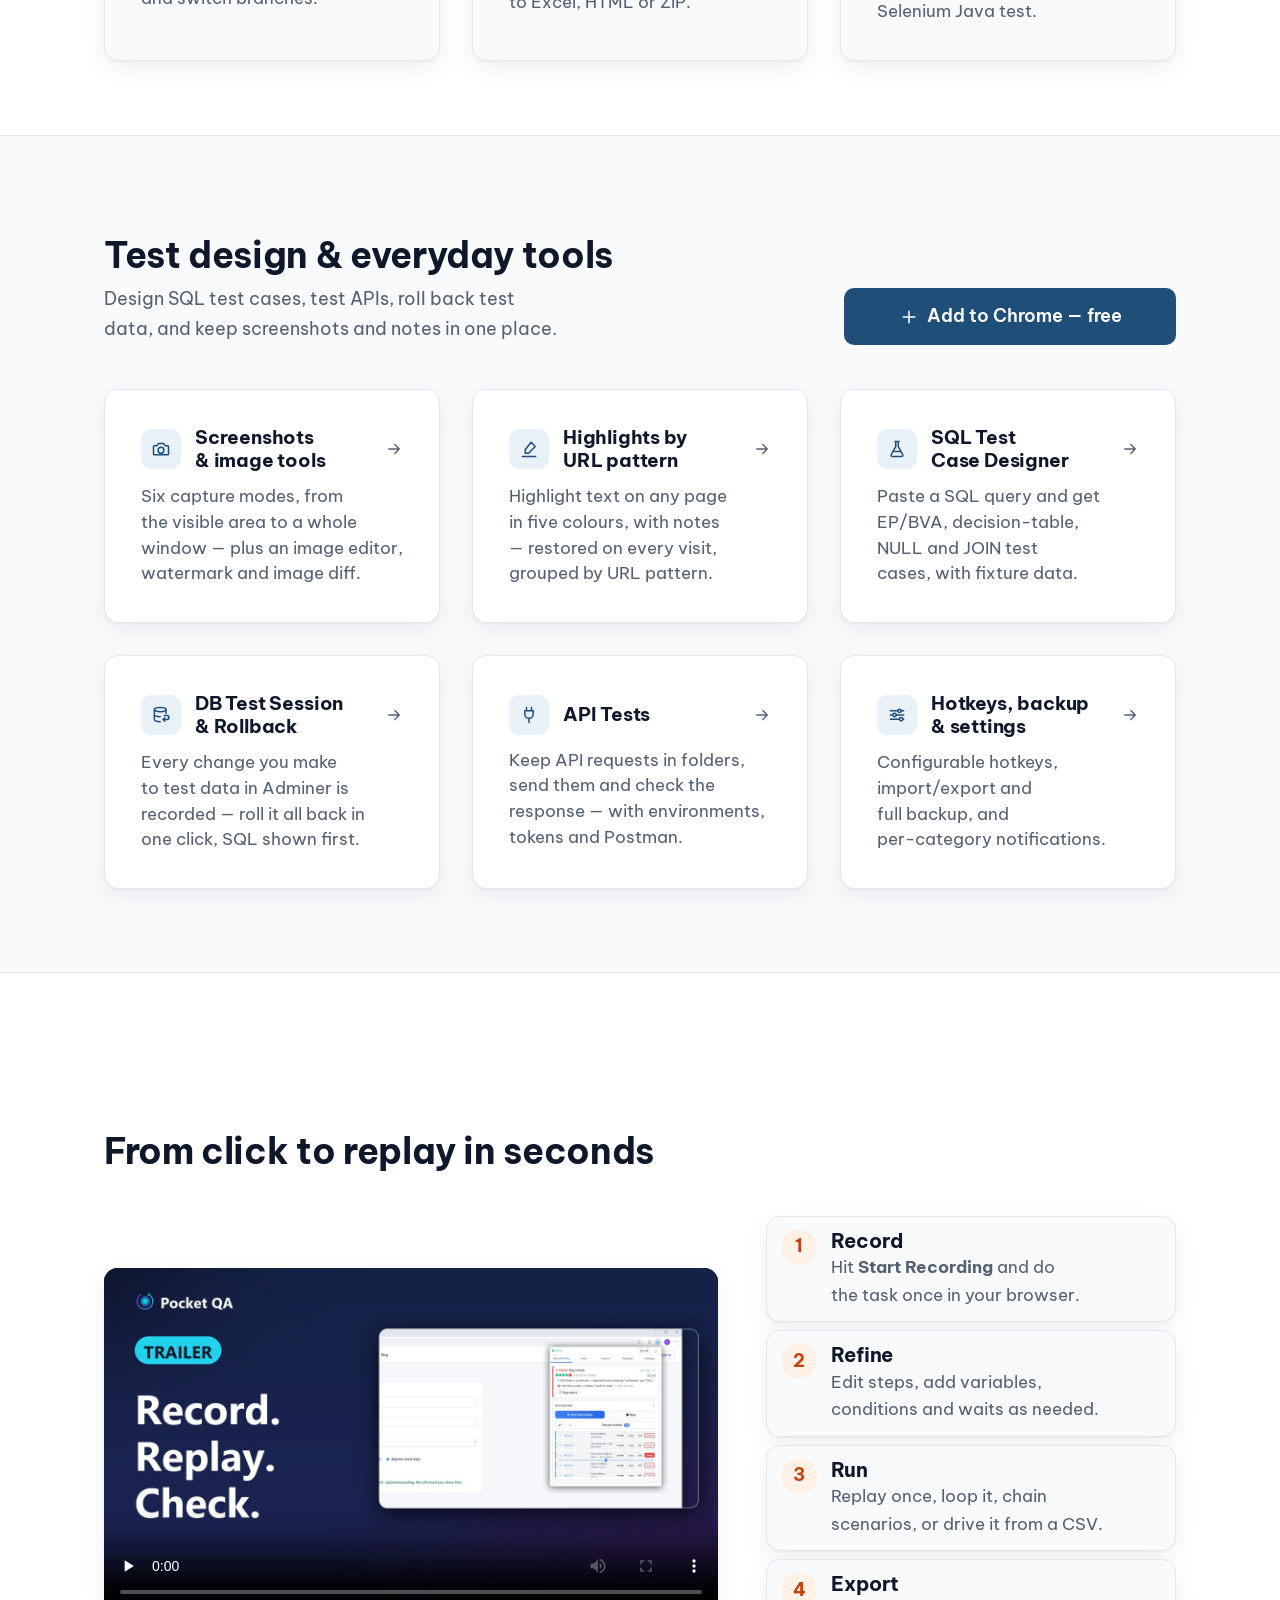
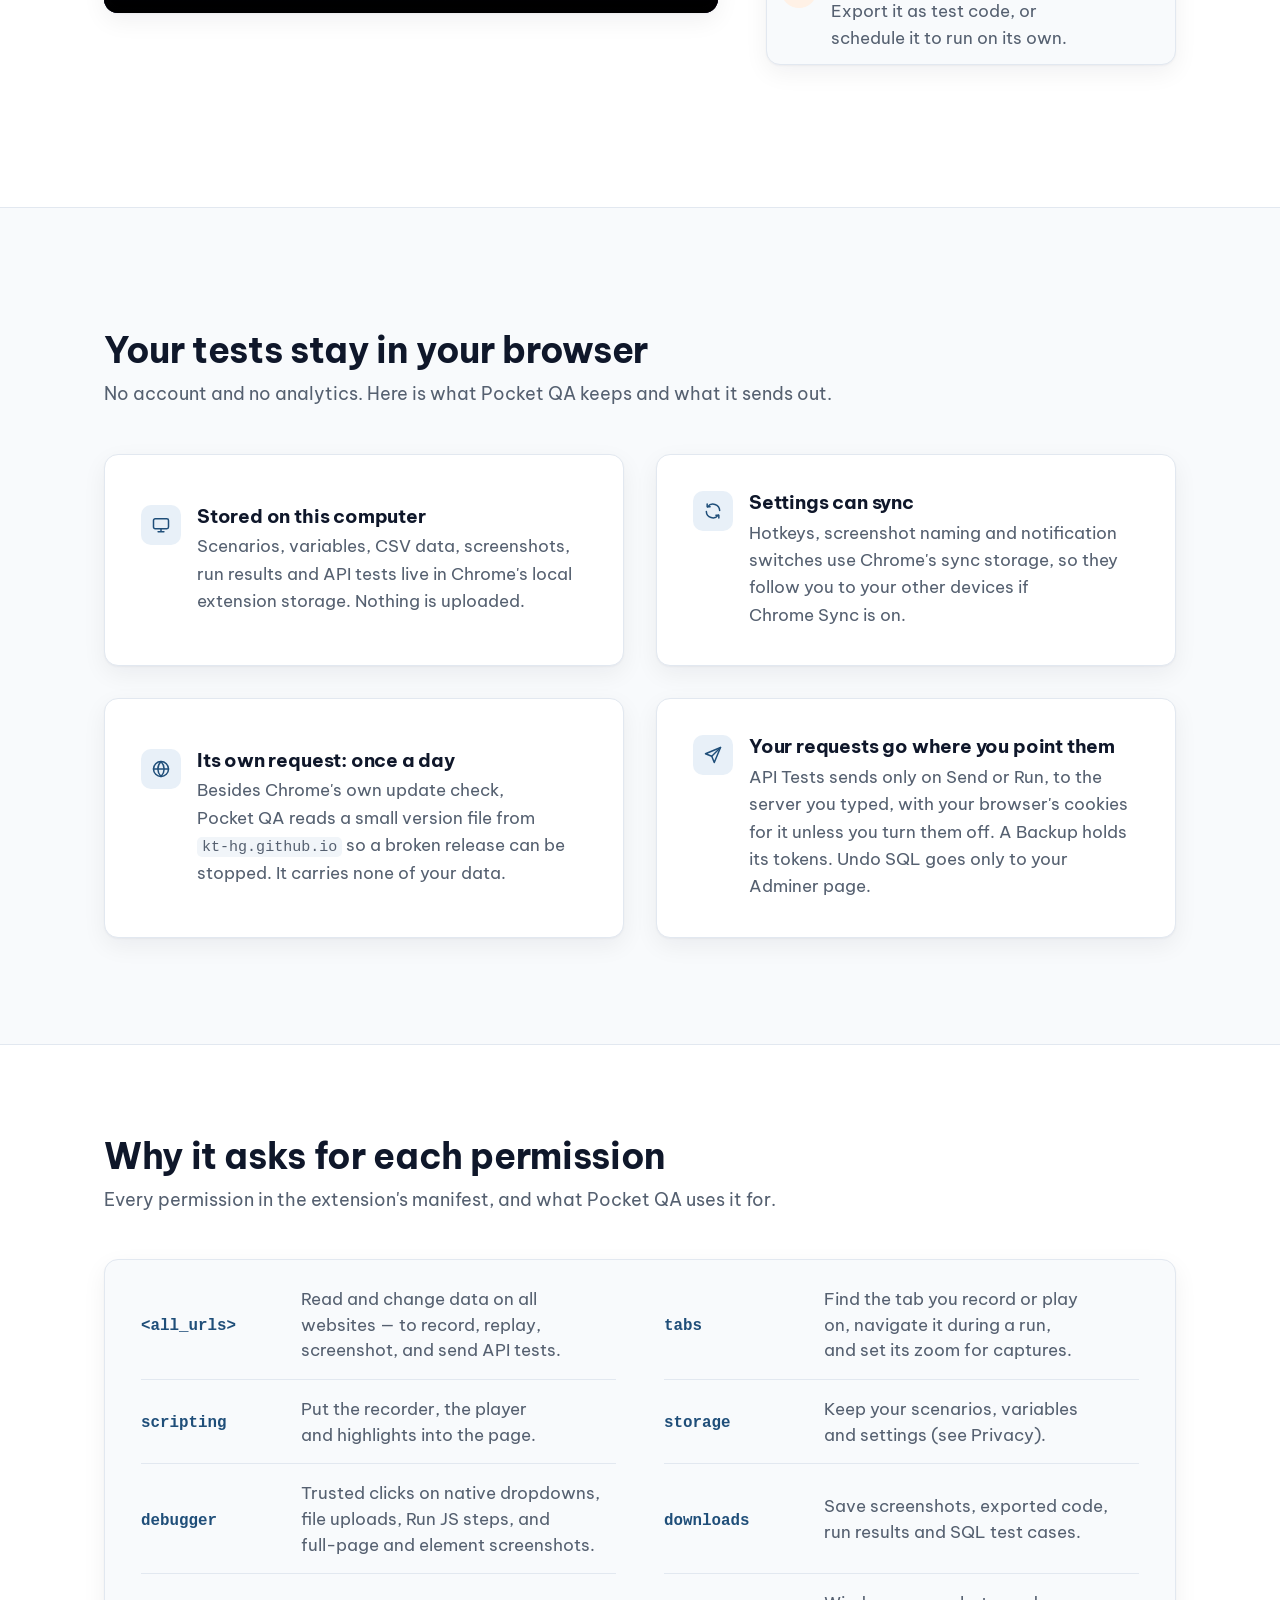
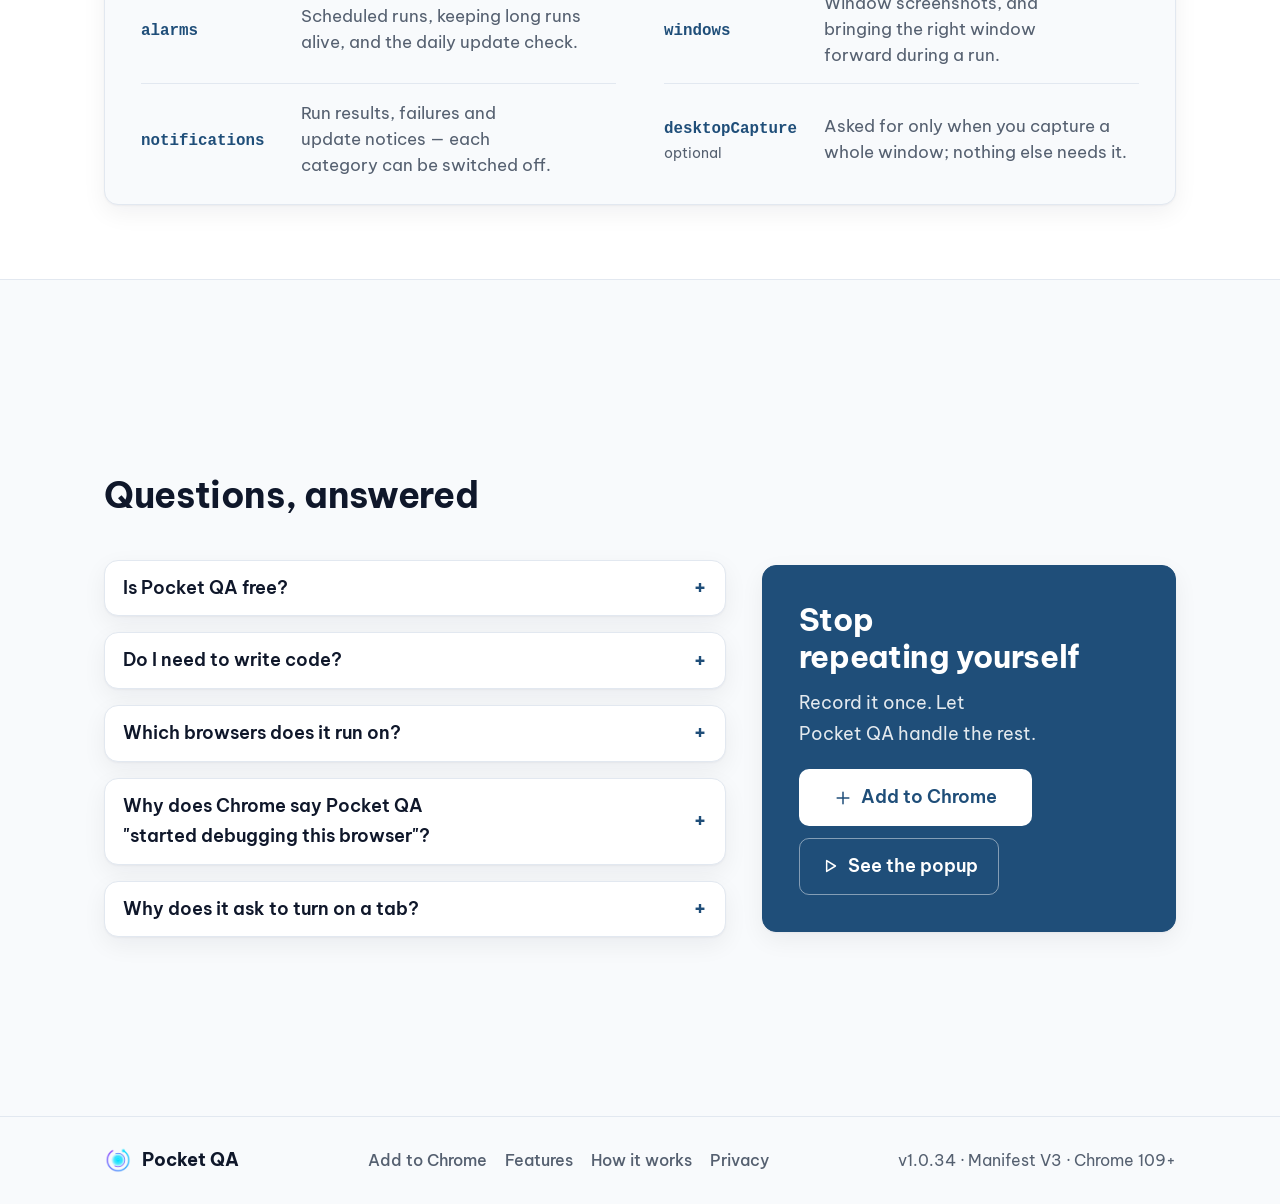
<file: feature.html>
<!DOCTYPE html>
<!--
  feature.html — The feature guide in the portfolio's look, bilingual EN/VI. Shared by every card on
  index.html (feature.html?id=<key>); everything inside <main> is filled by feature.js from
  features-en.js / features-vi.js.
-->
<html lang="en" data-theme="light">
<head>
<meta charset="utf-8">
<meta name="viewport" content="width=device-width, initial-scale=1">
<title>Feature — Pocket QA</title>
<meta name="description" content="A closer look at a Pocket QA feature.">
<!-- canonical, og:url/title/description are filled per feature by feature.js -->
<link rel="canonical" href="https://kt-hg.github.io/Promo--Pocket-QA/feature.html">
<link rel="icon" type="image/png" href="vendor/icon128.png">
<link rel="apple-touch-icon" href="vendor/icon128.png">
<meta name="theme-color" content="#f8fafc" media="(prefers-color-scheme: light)">
<meta name="theme-color" content="#0b1220" media="(prefers-color-scheme: dark)">
<meta property="og:type" content="article">
<meta property="og:site_name" content="Pocket QA">
<meta property="og:url" content="https://kt-hg.github.io/Promo--Pocket-QA/feature.html">
<meta property="og:title" content="Feature — Pocket QA">
<meta property="og:description" content="A closer look at a Pocket QA feature.">
<meta property="og:image" content="https://kt-hg.github.io/Promo--Pocket-QA/og-image.png">
<meta property="og:image:width" content="1200">
<meta property="og:image:height" content="630">
<meta name="twitter:card" content="summary_large_image">
<link rel="preconnect" href="https://fonts.googleapis.com">
<link rel="preconnect" href="https://fonts.gstatic.com" crossorigin>
<link rel="stylesheet" href="https://fonts.googleapis.com/css2?family=Be+Vietnam+Pro:wght@400;500;600;700&amp;display=swap">
<script>
  // Same pre-paint script as index.html — see the comment there
  (() => {
    const d = document.documentElement;
    const get = k => { try { return localStorage.getItem(k); } catch (e) { return null; } };
    d.classList.add('js');
    d.lang = get('lang') || (/^vi\b/i.test(navigator.language || '') ? 'vi' : 'en');
    d.dataset.theme = get('theme') || get('demoPageTheme') || (matchMedia('(prefers-color-scheme: dark)').matches ? 'dark' : 'light');
    const en = document.title;
    (window.syncTitle = () => { document.title = (d.lang === 'vi' && d.dataset.titleVi) || d.dataset.titleEn || en; })();
  })();
</script>
<link rel="stylesheet" href="site.css?v=2896e3ef">
</head>
<body class="doc">
<a class="skip" href="#main"><span lang="en">Skip to content</span><span lang="vi">Bỏ qua tới nội dung</span></a>

<header class="site-header">
  <nav class="container nav" aria-label="Main">
    <a class="brand" href="index.html"><img src="vendor/icon128.png" alt="" width="28" height="28">Pocket QA</a>
    <ul class="nav-links" id="nav-links">
      <li><a href="index.html#features"><span lang="en">Features</span><span lang="vi">Tính năng</span></a></li>
      <li><a href="index.html#tools"><span lang="en">Tools</span><span lang="vi">Công cụ</span></a></li>
      <li><a href="index.html#how"><span lang="en">How it works</span><span lang="vi">Cách dùng</span></a></li>
      <li><a href="index.html#privacy"><span lang="en">Privacy</span><span lang="vi">Riêng tư</span></a></li>
      <li><a href="index.html#permissions"><span lang="en">Permissions</span><span lang="vi">Quyền</span></a></li>
      <li><a href="index.html#faq"><span lang="en">FAQ</span><span lang="vi">Hỏi đáp</span></a></li>
      <li class="nav-cta"><a href="https://chromewebstore.google.com/detail/hghkokkjbpedgjbpohpkgmejkeobocam" target="_blank" rel="noopener"><span lang="en">Add to Chrome</span><span lang="vi">Thêm vào Chrome</span></a></li>
    </ul>
    <div class="nav-tools">
      <button class="icon-btn js-only" id="lang-btn" type="button" aria-label="Switch language / Đổi ngôn ngữ">
        <span lang="en">VI</span><span lang="vi">EN</span>
      </button>
      <button class="icon-btn js-only" id="theme-btn" type="button" aria-label="Toggle dark mode / Đổi giao diện sáng tối">
        <svg class="i i-moon" viewBox="0 0 24 24" aria-hidden="true"><path d="M20 14.5A8 8 0 0 1 9.5 4a8 8 0 1 0 10.5 10.5z"/></svg>
        <svg class="i i-sun" viewBox="0 0 24 24" aria-hidden="true"><circle cx="12" cy="12" r="4"/><path d="M12 2v2M12 20v2M4.9 4.9l1.4 1.4M17.7 17.7l1.4 1.4M2 12h2M20 12h2M4.9 19.1l1.4-1.4M17.7 6.3l1.4-1.4"/></svg>
      </button>
      <button class="icon-btn menu-btn js-only" id="menu-btn" type="button" aria-label="Menu" aria-controls="nav-links" aria-expanded="false">
        <svg class="i" viewBox="0 0 24 24" aria-hidden="true"><path d="M4 7h16M4 12h16M4 17h16"/></svg>
      </button>
    </div>
  </nav>
</header>

<main id="main">
  <!-- ================= HERO — the index hero's layout: the copy, and the real popup open on this feature's tab
       (side by side from 1024px, one screen each below that). site.js fits the mockup as on the index. ================= -->
  <section class="hero fhero" id="top">
    <div class="container hero-grid">
      <div class="hero-copy">
        <noscript><p>This feature guide needs JavaScript. <a href="index.html#features">Back to all features</a></p></noscript>
        <nav class="crumb" aria-label="Breadcrumb">
          <a href="index.html">Pocket QA</a>
          <span aria-hidden="true">/</span>
          <a href="index.html#features"><span lang="en">Features</span><span lang="vi">Tính năng</span></a>
          <span aria-hidden="true">/</span>
          <span id="crumbCurrent">…</span>
        </nav>
        <h1 id="heroTitle">…</h1>
        <p class="lead" id="heroLead"></p>
        <div class="cta">
          <a class="btn btn-primary" href="https://chromewebstore.google.com/detail/hghkokkjbpedgjbpohpkgmejkeobocam" target="_blank" rel="noopener">
            <svg class="i" viewBox="0 0 24 24" aria-hidden="true"><path d="M12 5v14M5 12h14"/></svg>
            <span lang="en">Add to Chrome — free</span><span lang="vi">Thêm vào Chrome — miễn phí</span>
          </a>
          <a class="btn btn-ghost" href="#demo">
            <svg class="i" viewBox="0 0 24 24" aria-hidden="true"><path d="M8 5.5v13l10.5-6.5z"/></svg>
            <span lang="en">See the popup</span><span lang="vi">Xem popup</span>
          </a>
        </div>
        <ul class="stats facts" id="heroFacts"></ul>
      </div>

      <div class="hero-demo" id="demo">
        <div class="mockup">
          <div class="browser" data-ui>
            <div class="browser-bar">
              <div class="dots" aria-hidden="true"><span></span><span></span><span></span></div>
              <div class="url">
                <svg width="12" height="12" viewBox="0 0 24 24" fill="currentColor" aria-hidden="true"><path d="M12 1a5 5 0 0 0-5 5v3H6a2 2 0 0 0-2 2v9a2 2 0 0 0 2 2h12a2 2 0 0 0 2-2v-9a2 2 0 0 0-2-2h-1V6a5 5 0 0 0-5-5zm3 8H9V6a3 3 0 1 1 6 0z"/></svg>
                app.example.com/login
              </div>
              <div class="toolbar">
                <svg class="i" viewBox="0 0 24 24" aria-hidden="true"><path d="M8 4h3.5v1.2a1.5 1.5 0 0 0 3 0V4H18a1 1 0 0 1 1 1v3.5h-1.2a1.5 1.5 0 0 0 0 3H19V15a1 1 0 0 1-1 1h-3.5v-1.2a1.5 1.5 0 0 0-3 0V16H8a1 1 0 0 1-1-1v-3.5H5.8a1.5 1.5 0 0 1 0-3H7V5a1 1 0 0 1 1-1z"/></svg>
                <button class="ext-btn" id="extBtn" type="button" title="Pocket QA" aria-label="Open extension popup / Mở popup tiện ích">
                  <img src="vendor/icon128.png" alt="">
                </button>
              </div>
            </div>
            <div class="browser-view">
              <div class="skeleton" aria-hidden="true"><span></span><span></span><span></span><span></span><span></span><span></span></div>
              <div class="popup-anchor">
                <!-- src (this feature's tab, the page's theme) is set by feature.js. Not loading="lazy": a lazy frame
                     didn't reload when the theme switch changed its src, so the screenshots never learned the new theme -->
                <iframe class="popup-frame" id="popupFrame" title="Pocket QA — popup preview"></iframe>
              </div>
            </div>
          </div>
        </div>
        <p class="demo-note">
          <span id="demoNote"></span>
          <a class="preview-full" id="previewFullLink" href="popup-demo.html" target="_blank" rel="noopener"><span lang="en">Open full size ↗</span><span lang="vi">Xem cỡ thật ↗</span></a>
        </p>
      </div>
    </div>
  </section>

  <!-- ================= ON THIS PAGE — a floating pill at the bottom naming the section in view, with how far down the
       page you are; it opens the list of sections, one link per section, same label as its title (feature.js) ================= -->
  <div class="fpill" id="pageNav">
    <div class="fpill-menu" id="pageNavMenu" hidden></div>
    <button type="button" class="fpill-btn" aria-expanded="false" aria-controls="pageNavMenu">
      <span class="fpill-ring" aria-hidden="true"></span>
      <span class="fpill-label"></span>
      <svg class="i" viewBox="0 0 24 24" aria-hidden="true"><path d="m6 15 6-6 6 6"/></svg>
    </button>
  </div>

  <!-- Every section below is one screen under the header, its foot kept clear for the pill. feature.js marks the
       lists that may shorten ([data-fit]) and adds a "Show the rest" button; site.js keeps a list's first items when the
       section would be taller than the screen and puts the rest behind that button. -->

  <!-- ================= VIDEO: this feature's demo, one <video> per language (feature.js); removed for a feature
       without one ================= -->
  <section id="video">
    <div class="container collapsible">
      <div class="vbox" id="videoBox">
        <div class="section-head reveal">
          <h2 class="section-title" id="videoTitle"></h2>
        </div>
      </div>
    </div>
  </section>

  <!-- ================= OVERVIEW: six points, six cards ================= -->
  <section id="overview">
    <div class="container collapsible">
      <div class="section-head reveal">
        <h2 class="section-title"><span lang="en">At a glance</span><span lang="vi">Tóm tắt</span></h2>
      </div>
      <ul class="cards points" id="detailPoints"></ul>
    </div>
  </section>

  <!-- ================= HOW TO USE IT ================= -->
  <section id="how-to">
    <div class="container collapsible">
      <div class="section-head reveal">
        <h2 class="section-title"><span lang="en">Step by step</span><span lang="vi">Từng bước</span></h2>
      </div>
      <ol class="steps" id="detailSteps"></ol>
    </div>
  </section>

  <!-- ================= DETAIL SECTIONS — replaced by one <section> per FEATURES_EN[id].sections entry ================= -->
  <div id="detailSections"></div>

  <!-- ================= GOOD TO KNOW ================= -->
  <section id="notes">
    <div class="container collapsible">
      <div class="section-head reveal">
        <h2 class="section-title"><span lang="en">Limits &amp; tips</span><span lang="vi">Giới hạn &amp; mẹo</span></h2>
      </div>
      <ul class="notes-grid" id="detailNotes"></ul>
    </div>
  </section>

  <!-- ================= MORE FEATURES + CTA, side by side like the index's FAQ ================= -->
  <section id="more">
    <div class="container collapsible">
      <div class="section-head reveal">
        <h2 class="section-title"><span lang="en">Explore other features</span><span lang="vi">Các tính năng khác</span></h2>
      </div>
      <div class="more-grid">
        <div class="cards mini" id="moreFeatures"></div>
        <aside class="card cta-card reveal">
          <h3><span lang="en">Stop repeating&nbsp;yourself</span><span lang="vi">Không còn làm đi làm lại</span></h3>
          <p><span lang="en">Record it once. Let Pocket&nbsp;QA handle the rest.</span><span lang="vi">Ghi lại một lần, phần còn lại để Pocket&nbsp;QA lo.</span></p>
          <div class="cta">
            <a class="btn btn-primary" href="https://chromewebstore.google.com/detail/hghkokkjbpedgjbpohpkgmejkeobocam" target="_blank" rel="noopener">
              <svg class="i" viewBox="0 0 24 24" aria-hidden="true"><path d="M12 5v14M5 12h14"/></svg>
              <span lang="en">Add to Chrome — free</span><span lang="vi">Thêm vào Chrome — miễn phí</span>
            </a>
            <a class="btn btn-ghost" href="index.html#demo">
              <svg class="i" viewBox="0 0 24 24" aria-hidden="true"><path d="M8 5.5v13l10.5-6.5z"/></svg>
              <span lang="en">Explore every tab</span><span lang="vi">Xem mọi tab</span>
            </a>
          </div>
        </aside>
      </div>
    </div>
  </section>
</main>

<footer>
  <div class="container">
    <a class="brand" href="index.html"><img src="vendor/icon128.png" alt="" width="28" height="28">Pocket QA</a>
    <nav aria-label="Footer">
      <a href="https://chromewebstore.google.com/detail/hghkokkjbpedgjbpohpkgmejkeobocam" target="_blank" rel="noopener"><span lang="en">Add to Chrome</span><span lang="vi">Thêm vào Chrome</span></a>
      <a href="index.html#features"><span lang="en">Features</span><span lang="vi">Tính năng</span></a>
      <a href="index.html#how"><span lang="en">How it works</span><span lang="vi">Cách dùng</span></a>
      <a href="index.html#privacy"><span lang="en">Privacy</span><span lang="vi">Riêng tư</span></a>
    </nav>
    <span>v<span id="extVersion">1.0.34</span> · Manifest&nbsp;V3 · Chrome&nbsp;109+</span>
  </div>
</footer>

<script src="features-en.js?v=c076da08"></script>
<script src="features-vi.js?v=2bbe7683"></script>
<script src="feature.js?v=e72723ce"></script>
<script src="site.js?v=b8db1a08"></script>
<script src="store-version.js?v=f9330233"></script>
</body>
</html>
</file>
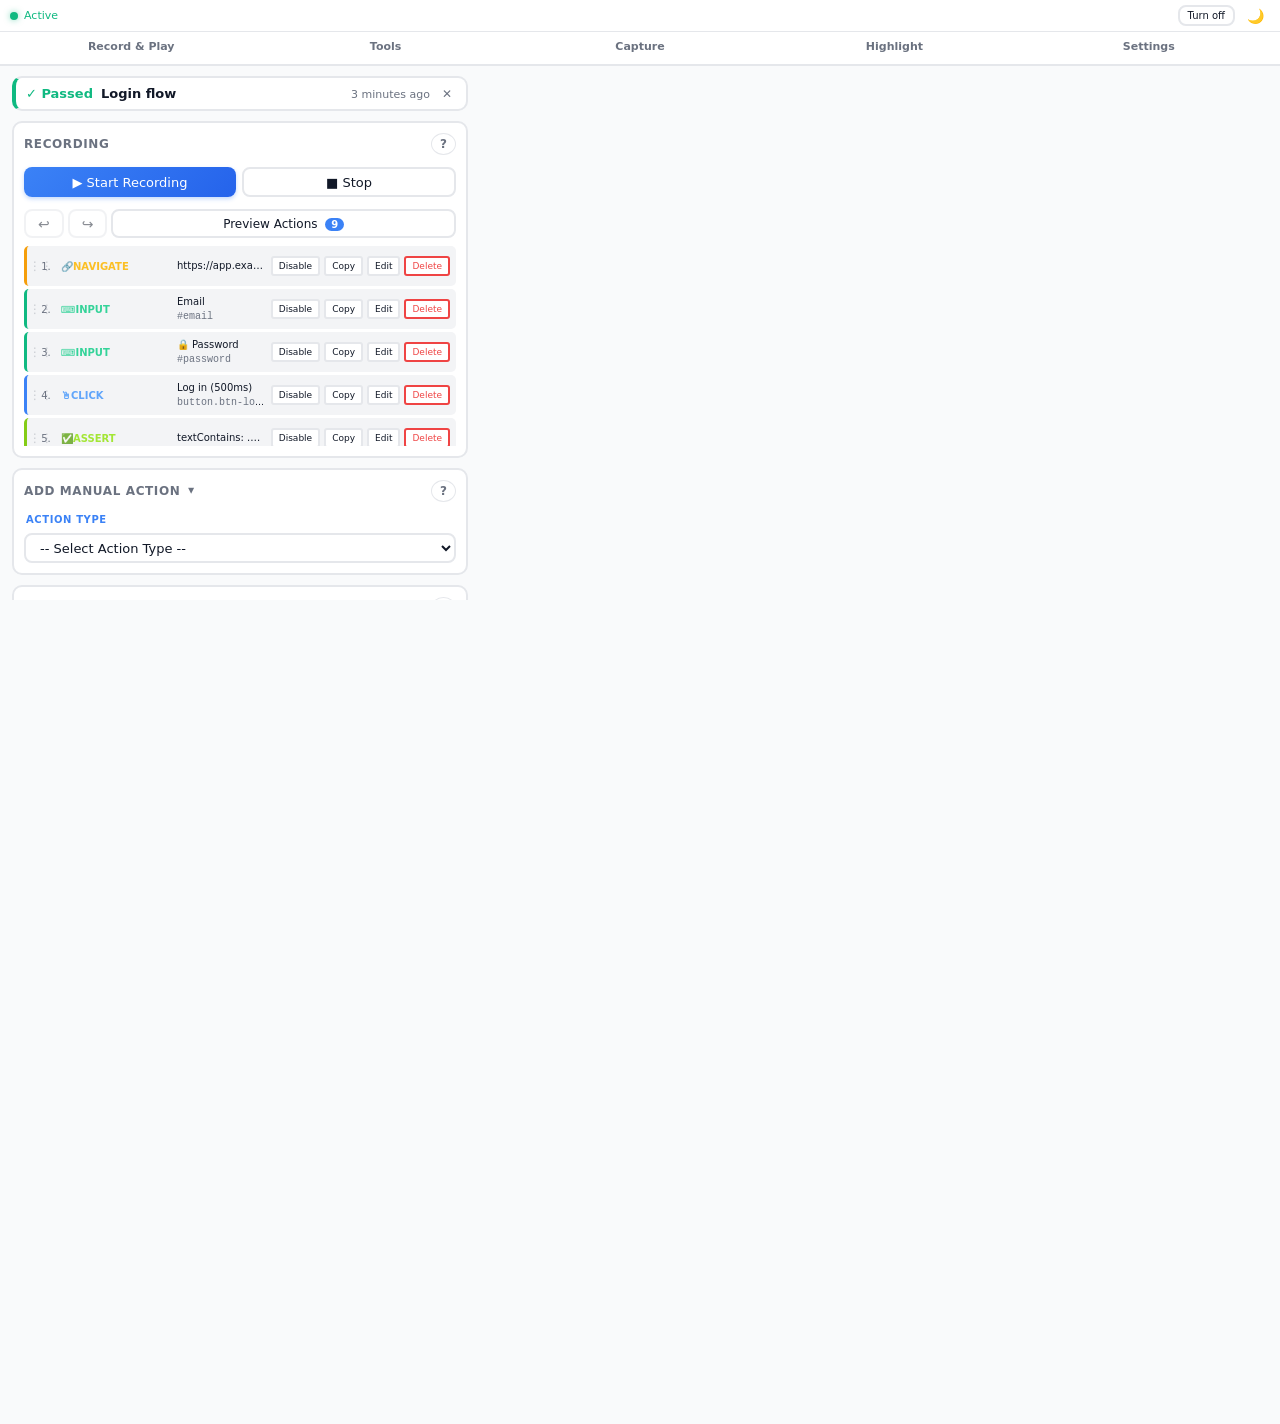
<file: popup-demo.html>
<!DOCTYPE html>
<!--
  popup-demo.html — Standalone, STATIC preview of the extension popup.
  AUTO-GENERATED from vendor/popup.html by sync-from-source.mjs — do NOT edit
  by hand; re-run the sync script instead. Real chrome.* logic is gone; demo.js
  keeps only tab switching + the theme toggle live and seeds demo data — every
  other control is display-only. Rendered inside an <iframe> by index.html.
-->
<html lang="en" data-theme="light">
<head>
  <meta charset="UTF-8" />
  <meta name="viewport" content="width=480, initial-scale=1" />
  <meta name="ext-version" content="1.0.34" />
  <title>Pocket QA — Popup Preview</title>

  <!-- Reuse the vendored extension stylesheets → guarantees pixel-perfect UI -->
  <link rel="stylesheet" href="vendor/popup/01-base.css?v=26331c92" />
  <link rel="stylesheet" href="vendor/popup/02-action-list.css?v=5c42fc0e" />
  <link rel="stylesheet" href="vendor/popup/03-variables.css?v=789186e3" />
  <link rel="stylesheet" href="vendor/var-suggest.css?v=cdd1c2dc" />
  <link rel="stylesheet" href="vendor/popup/04-lists-cards-forms.css?v=9a2b564c" />
  <link rel="stylesheet" href="vendor/popup/05-shell.css?v=e791fc55" />
  <link rel="stylesheet" href="vendor/popup/06-modals-toast.css?v=68e1d5a3" />
  <link rel="stylesheet" href="vendor/popup/07-switch-loop-csv.css?v=9824fda1" />
  <link rel="stylesheet" href="vendor/popup/08-capture.css?v=c94cd3a2" />
  <link rel="stylesheet" href="vendor/popup/09-header-update-playback.css?v=3b8802a4" />
  <link rel="stylesheet" href="vendor/popup/10-motion-export-lock.css?v=180dba78" />
  <link rel="stylesheet" href="vendor/popup/11-highlight.css?v=66ab4640" />
  <link rel="stylesheet" href="vendor/popup/12-switch-blocks.css?v=1f61e219" />
  <link rel="stylesheet" href="demo.css?v=5c5dbdde" />
</head>

<body>
  <!-- ===== STICKY HEADER: Status Bar + Tab Nav ===== -->
  <div class="sticky-header" id="activationCard">
    <!-- This bar must live INSIDE .sticky-header (not as a sibling before it):
         the header is position:fixed and pinned to viewport top regardless of what
         precedes it in the DOM, so a sibling bar would (a) get visually covered by
         the fixed header and (b) still consume flow height above #headerSpacer,
         which only measures .sticky-header's own offsetHeight — producing a gap
         between the tab row and the content below whenever the bar shows. Keeping
         it as the header's first child makes its height part of the header and
         lets initHeaderSpacer's MutationObserver (subtree:true) pick up .show
         toggles automatically. -->
    <div id="pickerInstructionBar" role="status" aria-live="polite"></div>
    <!-- Update banner — shown by popup/update-banner.js when a newer version is on the Web Store -->
    <div class="update-banner" id="updateBanner" role="status" aria-live="polite" hidden>
      <span class="update-banner-icon" aria-hidden="true">⬆</span>
      <span class="update-banner-text">
        <span class="update-banner-headline" id="updateBannerHeadline">Update available</span>
        <span class="update-banner-sub" id="updateBannerSub"></span>
      </span>
      <button type="button" id="updateBannerWhatsNew" class="update-banner-link">What's new</button>
      <button type="button" id="updateBannerApply" class="update-banner-cta"
              title="Restarts the extension to apply the update">Update</button>
      <button type="button" id="updateBannerDismiss" class="update-banner-x"
              aria-label="Dismiss update notice" title="Dismiss">×</button>
    </div>
    <!-- Status Bar -->
    <div class="status-bar">
      <div class="status-dot" id="statusDot"></div>
      <span class="status-label" id="activationStatus">Checking...</span>
      <span class="status-spacer"></span>
      <span class="status-progress" id="statusText"></span>
      <button id="activateTab" class="success" style="display:none;" title="Turn Pocket QA on for this tab: record, play and pick elements here">Turn on</button>
      <button id="deactivateTab" class="secondary" style="display:none;" title="Turn Pocket QA off on this tab (the page reloads). Your scenarios are kept.">Turn off</button>
      <button class="icon-btn" id="toggleTheme" title="Toggle theme" aria-label="Toggle dark or light theme"><span aria-hidden="true">🌙</span></button>
    </div>
    <!-- Now Playing: the run panel the page shows, in the popup (click for the mini panel) -->
    <div class="now-playing-bar" id="nowPlayingBar" style="display:none;" title="Click for details">
      <span class="now-playing-icon" id="nowPlayingIcon">▶</span>
      <span class="now-playing-name" id="nowPlayingName"></span>
      <span class="now-playing-step" id="nowPlayingStep"></span>
      <span class="chev chev--menu" id="nowPlayingCaret" aria-hidden="true">▾</span>
      <button type="button" class="danger now-playing-stop" id="nowPlayingStop" title="Stop the run">■ Stop</button>
      <span class="now-playing-track" aria-hidden="true"><span class="now-playing-fill" id="nowPlayingFill"></span></span>
    </div>
    <!-- Mini panel dropdown -->
    <div class="playback-panel" id="playbackPanel" style="display:none;">
      <div class="pb-panel-row">
        <span class="pb-panel-label">Scenario</span>
        <span class="pb-panel-value" id="pbPanelName"></span>
      </div>
      <div class="pb-panel-row" id="pbPanelSwitchedRow" style="display:none;">
        <span class="pb-panel-label">Started as</span>
        <span class="pb-panel-value pb-panel-orig" id="pbPanelOrigName"></span>
      </div>
      <div class="pb-panel-row">
        <span class="pb-panel-label">Step</span>
        <span class="pb-panel-value" id="pbPanelProgress"></span>
      </div>
      <div class="pb-panel-progress">
        <div class="pb-panel-fill" id="pbPanelFill" style="width:0%"></div>
      </div>
      <!-- CSV badges + dual-bar + countdown (shown during CSV runs) -->
      <div id="pbPanelCsvSection" style="display:none; margin-top:6px;">
        <div class="pb-panel-csv-badges">
          <span id="pbPanelCsvProgText" class="csv-prog-text"></span>
          <span id="pbPanelCsvBadgeOk"   class="csv-badge csv-badge-ok">✓ 0</span>
          <span id="pbPanelCsvBadgeFail" class="csv-badge csv-badge-fail">✗ 0</span>
        </div>
        <div class="csv-dual-bar" style="margin-top:4px;">
          <div id="pbPanelBarOk"   class="csv-bar-ok"   style="width:0%"></div>
          <div id="pbPanelBarFail" class="csv-bar-fail"  style="width:0%"></div>
        </div>
        <div id="pbPanelCsvCountdown" class="csv-countdown-wrap" style="display:none;">
          <div class="csv-cd-header">
            <span id="pbPanelCsvCdText" class="csv-countdown-text"></span>
            <span class="csv-cd-next-label">next row</span>
          </div>
          <div class="csv-cd-bar-track">
            <div id="pbPanelCsvCdBar" class="csv-cd-bar"></div>
          </div>
        </div>
      </div>
      <!-- Stop: single for regular playback, split for CSV -->
      <button id="pbPanelStop" class="danger" style="width:100%;margin-top:6px;font-size:12px;padding:5px;">■ Stop</button>
      <div id="pbPanelCsvStopSplit" class="pb-panel-csv-stop" style="display:none; margin-top:6px;">
        <button id="pbStopCsvNow"      title="Abort immediately — current row result discarded">■ Now</button>
        <button id="pbStopCsvAfterRow" title="Finish current row then stop gracefully">⏸ After row</button>
      </div>
    </div>
    <!-- Progress Bar (inline, below) -->
    <div class="playback-progress-wrap" id="playbackProgressWrap" style="margin:0;padding:0;">
      <div class="playback-progress-bar" style="border-radius:0;">
        <div class="playback-progress-fill" id="playbackProgressFill" style="width:0%;border-radius:0;"></div>
      </div>
    </div>
    <span id="playbackProgressLabel" style="display:none;"></span>
    <!-- Tab Navigation -->
    <div class="tab-nav" id="tabNav">
      <button class="tab-btn" data-tab="tabRecord">Record & Play</button>
      <button class="tab-btn" data-tab="tabData">Tools</button>
      <button class="tab-btn" data-tab="tabCapture">Capture</button>
      <button class="tab-btn" data-tab="tabHighlight">Highlight <span id="hlTabBadge" class="count-badge" style="display:none;"></span></button>
      <button class="tab-btn" data-tab="tabSettings">Settings</button>
    </div>
  </div>

  <!-- Status indicator (hidden, used by JS) -->
  <div id="statusIndicator" style="display:none;"></div>

  <!-- Spacer to offset fixed header -->
  <div id="headerSpacer" style="height:72px;"></div>

  <!-- ===== TAB: RECORD & PLAY ===== -->
  <div class="tab-panel active" id="tabRecord">
    <div class="main-content" id="mainContent" role="main">

    <!-- LAST RUN — how the last Play or Resume came out (popup/run/last-run.js) -->
    <div class="card last-run" id="lastRunCard" hidden>
      <div class="lr-head">
        <span class="lr-verdict"></span>
        <span class="lr-name"></span>
        <span class="lr-when"></span>
        <button type="button" id="lastRunDismiss" class="lr-dismiss" title="Hide until the next run" aria-label="Hide the last run until the next one">✕</button>
      </div>
      <!-- The last runs of this scenario (popup/run/run-history.js) -->
      <div class="lr-history" id="lastRunHistory" hidden>
        <span class="lr-dots" id="lastRunDots" role="group" aria-label="The last runs of this scenario, oldest first"></span>
        <span class="lr-hist-sum" id="lastRunHistSum"></span>
        <button type="button" id="lastRunHistAll" class="lr-hist-all">All runs</button>
      </div>
      <p class="lr-hist-flag" id="lastRunHistFlag" hidden></p>
      <p class="lr-hist-detail" id="lastRunHistDetail" hidden></p>
      <p class="lr-hint" hidden>No Assert ran, so nothing was checked. Add an <b>Assert</b> (Add Manual Action) to check the page shows what it should.</p>
      <ul class="lr-failures" aria-label="Failures of the last run"></ul>
      <!-- Steps whose other locators did not agree on their element (popup/run/locator-review.js) -->
      <!-- Steps whose element was picked again on their failure prompt (🎯 Pick it) -->
      <ul class="lr-picks" id="lastRunPicks" aria-label="Steps picked again during the run" hidden></ul>
      <div class="lr-notes" id="lastRunNotes" hidden>
        <span id="lastRunNotesText"></span>
        <button type="button" id="lastRunNotesReview" class="secondary lr-mini" title="What each locator found, and taking them again">Review</button>
      </div>
      <button type="button" id="lastRunBugReport" class="secondary lr-report" hidden>📋 Bug report</button>
    </div>

    <!-- RECORD -->
    <div class="card">
      <div style="display: flex; align-items: center; justify-content: space-between; margin-bottom: 6px;">
        <h3 style="margin: 0;">Recording</h3>
        <button class="card-help-btn" data-card="recording" title="Recording guide">?</button>
      </div>
      <div class="row">
        <button id="startRecord" class="primary-gradient">▶ Start Recording</button>
        <button id="stopRecord" class="secondary">■ Stop</button>
      </div>
      <div class="row" style="margin-top: 6px; gap: 4px;">
        <button id="undoAction" class="secondary" disabled style="flex: 0 0 auto; width: auto; padding: 3.5px 12px; font-size: 14px;" title="Undo">↩</button>
        <button id="redoAction" class="secondary" disabled style="flex: 0 0 auto; width: auto; padding: 3.5px 12px; font-size: 14px;" title="Redo">↪</button>
        <button id="preview" class="secondary" style="flex: 1; font-size: 12px;">Preview Actions <span id="actionCount" class="count-badge" style="display:none;"></span></button>
      </div>
      <div id="scenarioClickThroughNote" class="ct-scenario-note" style="display:none;">⊘ Click through is off for this scenario — every action is checked</div>
      <div id="scenarioRunAsNote" class="run-as-note" hidden></div>
      <ul id="actions" class="actions"></ul>
    </div>

    <!-- ADD MANUAL ACTION -->
    <div class="card collapsible" id="addManualActionCard">
      <h3 role="button" tabindex="0" aria-expanded="true" style="display:flex;align-items:center;"><span id="manualCardTitle">Add Manual Action</span> <span class="chev" aria-hidden="true">▸</span><button class="card-help-btn" data-card="addManual" title="Manual action guide" style="margin-left:auto;">?</button></h3>

      <!-- Where the action goes, once a + in the list picked a place (record/insert-point.js) -->
      <div id="insertPointNote" class="insert-point-note" role="status" hidden></div>

      <!-- Action Type — always first -->
      <div class="step-label">Action Type</div>
      <select id="manualActionType">
        <option value="">-- Select Action Type --</option>
        <optgroup label="Interactions">
          <option value="click">Click</option>
          <option value="input">Input</option>
          <option value="hover">Hover</option>
          <option value="dropdown">Dropdown (open / choose item)</option>
          <option value="dragdrop">Drag &amp; Drop</option>
        </optgroup>
        <optgroup label="Navigation &amp; Code">
          <option value="navigate">Navigate</option>
          <option value="wait">Wait</option>
          <option value="script">Run JS</option>
          <option value="switchTab">Switch tab (new tab / back)</option>
        </optgroup>
        <optgroup label="Logic">
          <option value="condition">Condition (If)</option>
          <option value="assert">Assert (Expect)</option>
          <option value="switch">Switch (branch)</option>
          <option value="readdom">Read DOM → Variable</option>
        </optgroup>
        <optgroup label="Screenshots">
          <option value="screenshot">Screenshot (Visible)</option>
          <option value="screenshot_full">Screenshot (Full Page)</option>
          <option value="screenshot_element">Screenshot (Element)</option>
          <option value="screenshot_tovar">Screenshot → Variable (CSV)</option>
        </optgroup>
        <optgroup label="Files">
          <option value="uploadFile">Upload File</option>
        </optgroup>
      </select>

      <!-- CONDITION "If" — ahead of the selector, which a URL condition hides, so
           choosing the type never moves the field just used. Shown for the
           condition and assert types by CSS (02-action-list.css); the rest of the
           Condition is #conditionWrapper, after the selector. An Assert has the
           same fields ("Expect" for "If") without "Then run". -->
      <div class="hidden-by-default" id="conditionIfWrapper">
        <div class="step-label" id="conditionStepLabel">Condition</div>
        <div class="form-grid">
          <label class="form-label" for="conditionType">If</label>
          <div class="form-inline">
            <select id="conditionType">
              <optgroup label="Element">
                <option value="elementExists">Element exists</option>
                <option value="elementNotExists">Element does not exist</option>
                <option value="elementVisible">Element is visible</option>
                <option value="elementHidden">Element is hidden</option>
              </optgroup>
              <optgroup label="Text &amp; value">
                <option value="textContains">Text contains</option>
                <option value="textEquals">Text equals</option>
                <option value="valueContains">Value contains</option>
                <option value="valueEquals">Value equals</option>
              </optgroup>
              <optgroup label="Page URL">
                <option value="urlContains">URL contains</option>
                <option value="urlEquals">URL equals</option>
              </optgroup>
              <optgroup label="Class &amp; attribute">
                <option value="hasClass">Has class</option>
                <option value="hasAttribute">Has attribute</option>
              </optgroup>
            </select>
            <button id="conditionHelpBtn" class="card-help-btn" type="button" title="Condition types guide" aria-label="Condition types guide">?</button>
          </div>
        </div>
      </div>

      <!-- SCREENSHOT → VARIABLE target — ahead of the selector, which only the
           Element target shows. Shown for screenshot_tovar by CSS. -->
      <div class="hidden-by-default" id="ssTovarTargetWrapper">
        <div class="step-label">Screenshot</div>
        <div class="form-grid">
          <label class="form-label" for="screenshotTovarTarget">Target</label>
          <select id="screenshotTovarTarget">
            <option value="page">Visible (viewport)</option>
            <option value="full">Full Page (scroll)</option>
            <option value="element">Element</option>
          </select>
        </div>
      </div>

      <!-- SELECTOR SECTION — shown only when selected type needs a selector -->
      <div class="hidden-by-default" id="selectorSection">
        <div class="step-label" id="selectorStepLabel">Selector</div>
        <!-- [type ▾ | selector] 🎯 — the button stands for the hidden #selectorType
             (record/selector-type-menu.js), which every other part of the form reads -->
        <div class="row" id="selectorRow">
          <div class="sel-group">
            <button type="button" class="sel-group-type" id="selectorTypeBtn" aria-haspopup="menu" aria-expanded="false" aria-controls="selectorTypeMenu"></button>
            <input id="manualSelector" />
            <!-- 👁: the element on the page — hover to outline it, click to scroll to it (record/show-on-page.js) -->
            <button type="button" class="sel-eye" id="showSelectorOnPage" title="Show on the page — hover to outline it, click to scroll to it" aria-label="Show the element on the page"><svg viewBox="0 0 24 24" width="16" height="16" fill="none" stroke="currentColor" stroke-width="2" stroke-linecap="round" stroke-linejoin="round" aria-hidden="true"><path d="M2 12s3.5-7 10-7 10 7 10 7-3.5 7-10 7S2 12 2 12z"/><circle cx="12" cy="12" r="3"/></svg></button>
            <div class="sel-menu" id="selectorTypeMenu" role="menu" aria-label="Selector type" hidden></div>
          </div>
          <select id="selectorType" hidden>
            <option value="css">CSS</option>
            <option value="xpath">XPath</option>
            <option value="fullXpath">Full XPath</option>
            <option value="id">ID</option>
            <option value="name">Name</option>
            <option value="text">Text</option>
          </select>
          <button id="pickElement" class="secondary w-auto" aria-label="Pick element on page" title="Pick element"><span aria-hidden="true">🎯</span></button>
        </div>
        <span id="pickedFrameNote" class="helper-text sw-frame-note" style="display:none;"></span>
        <div id="pickedSelectorsWrap" class="hidden-by-default">
          <span id="pickedSelectorsInfo"></span>
          <button id="clearPickedSelectorsBtn" class="link-btn" type="button" title="Forget the picked element">✕ Clear</button>
        </div>
      </div>

      <!-- CHILD CONDITION (optional, collapsible) — click / input / hover / readdom,
           right under the selector it narrows down -->
      <div class="hidden-by-default child-cond-outer" id="childConditionWrapper" style="margin-top:8px;">
        <button type="button" class="child-cond-toggle" id="childConditionToggle" aria-expanded="false">
          <span class="chev" aria-hidden="true">▸</span>
          Child Condition
          <span class="child-cond-subtitle" id="childConditionSubtitle">(optional — find child element to act on)</span>
          <span class="child-cond-badge" id="childConditionBadge" style="display:none;">●</span>
        </button>
        <div class="child-cond-body" id="childConditionBody" style="display:none;">
          <div class="form-grid">
            <span class="form-label">Match</span>
            <div class="cond-match-row">
              <label class="cond-match-label" id="condMatchLabelAny">
                <input type="radio" name="condChildMatchMode" id="condChildMatchAny" value="any" checked />
                ANY <span class="cond-match-sub">(OR)</span>
              </label>
              <label class="cond-match-label" id="condMatchLabelAll">
                <input type="radio" name="condChildMatchMode" id="condChildMatchAll" value="all" />
                ALL <span class="cond-match-sub">(AND)</span>
              </label>
            </div>
            <label class="form-label" for="condChildValueEquals">Value is</label>
            <input id="condChildValueEquals" placeholder="e.g. 2 or ${myVar}" />
            <label class="form-label" for="condChildTextContains">Text has</label>
            <input id="condChildTextContains" placeholder="e.g. Edit or ${myVar}" />
            <label class="form-label" for="condChildIdContains">ID has</label>
            <input id="condChildIdContains" placeholder="e.g. submit-btn" />
            <label class="form-label" for="condChildClassContains">Class has</label>
            <input id="condChildClassContains" placeholder="e.g. active" />
            <label class="form-label" for="condChildType">Type is</label>
            <select id="condChildType">
              <option value="">(any)</option>
              <option value="text">text</option>
              <option value="checkbox">checkbox</option>
              <option value="radio">radio</option>
              <option value="submit">submit</option>
              <option value="button">button</option>
              <!-- "select": any <select> (single or multiple) — playback and both exporters match it by tag -->
              <option value="select">select</option>
              <!-- What 20464f1 saved for "select": kept so editing such an action keeps its condition -->
              <option value="select-one" hidden>select (single)</option>
              <option value="textarea">textarea</option>
              <option value="hidden">hidden</option>
              <option value="number">number</option>
              <option value="email">email</option>
              <option value="password">password</option>
              <option value="file">file</option>
              <option value="date">date</option>
              <option value="url">url</option>
              <option value="range">range</option>
            </select>
          </div>
          <span class="form-hint">The selector above is the parent; the first child that matches is used. <code>${varName}</code> and CSV columns work.</span>
        </div>
      </div>

      <!-- DROPDOWN — shown for dropdown type: open it only, or choose item #.
           data-mode ("" | index) shows the item fields; see updateDropdownForm. -->
      <div class="hidden-by-default" id="dropdownWrapper" data-mode="" style="margin-top:6px;">
        <div class="step-label" id="dropdownStepLabel">Dropdown</div>
        <div class="form-grid">
          <label class="form-label" for="dropdownPickMode">Then</label>
          <select id="dropdownPickMode">
            <option value="">Only open it</option>
            <option value="index">Choose item #</option>
          </select>

          <label class="form-label dd-pick" for="dropdownPickIndex">Item #</label>
          <div class="dd-pick">
            <input id="dropdownPickIndex" placeholder="e.g. 2, -1, random, ${row}" spellcheck="false" autocomplete="off"
                   title="Counts from 1 as the list shows it, a &quot;-- Select --&quot; line included. -1 = last, random = any enabled item." />
            <span class="form-hint">From 1, as the list shows it · <code>-1</code> = last · <code>random</code> = any</span>
          </div>

          <label class="form-label dd-pick" for="dropdownItemSelector">Items</label>
          <div class="dd-pick">
            <input id="dropdownItemSelector" placeholder="optional, e.g. .menu li" spellcheck="false" autocomplete="off"
                   title="A &lt;select&gt; needs nothing here. Any other dropdown is opened, then the item clicked; its items are found by role=&quot;option&quot; unless you give their CSS selector." />
            <span class="form-hint">Leave empty for a <code>&lt;select&gt;</code> or a <code>role="option"</code> list.</span>
          </div>
        </div>
      </div>

      <!-- READ DOM SETTINGS — shown for readdom type. data-mode (whole | part)
           shows the fields of the chosen Save mode; see updateReaddomForm. -->
      <div class="hidden-by-default" id="readdomWrapper" data-mode="whole" style="margin-top:6px;">
        <div class="step-label" id="readdomStepLabel">Read DOM Settings</div>
        <div class="form-grid">
          <label class="form-label" for="readdomReadFrom">Read from</label>
          <div class="form-inline">
            <select id="readdomReadFrom">
              <option value="text">Text content</option>
              <option value="visible">Visible text</option>
              <option value="value">Input value</option>
              <option value="attr">Attribute</option>
            </select>
            <input id="readdomAttrName" placeholder="attr name" aria-label="Attribute name" style="display:none;" />
          </div>

          <span class="form-label" id="readdomModeLabel">Save</span>
          <div class="sw-seg" role="radiogroup" aria-labelledby="readdomModeLabel">
            <label><input type="radio" name="readdomMode" value="whole" checked /><span>Whole text</span></label>
            <label><input type="radio" name="readdomMode" value="part" /><span>Part of the text</span></label>
          </div>

          <label class="form-label rd-whole" for="readdomVarName">Variable</label>
          <div class="rd-whole">
            <input id="readdomVarName" placeholder="e.g. orderId" spellcheck="false" autocomplete="off" />
            <span class="form-hint" id="readdomVarHint">Use it as <code>${name}</code> in later steps.</span>
          </div>

          <label class="form-label rd-part" for="readdomPattern">Pattern</label>
          <div class="rd-part">
            <input id="readdomPattern" placeholder="e.g. Order #${orderId} ·" spellcheck="false" autocomplete="off" />
            <span class="form-hint">Copy the text as it reads and put <code>${name}</code> on the part to keep — each one becomes a variable.</span>
            <label class="form-check"><input type="checkbox" id="readdomMatchCase" /> Match case</label>
          </div>

          <label class="form-label rd-part" for="readdomTryText">Try on</label>
          <div class="rd-part">
            <input id="readdomTryText" placeholder="paste the element's text" spellcheck="false" autocomplete="off" />
            <div id="readdomTryResult" class="readdom-try-result" aria-live="polite"></div>
          </div>
        </div>
      </div>

      <!-- SCREENSHOT → VARIABLE: where the capture goes (its target is above) -->
      <div class="hidden-by-default" id="screenshotTovarWrapper" style="margin-top:6px;">
        <div class="step-label" id="screenshotTovarStepLabel">Save as</div>
        <div class="form-grid">
          <label class="form-label" for="screenshotTovarVarName">Variable</label>
          <div>
            <input id="screenshotTovarVarName" placeholder="e.g. screenshot_col" spellcheck="false" autocomplete="off" />
            <span class="form-hint">Saved to disk; the variable gets the filename and the image goes into the HTML / XLSX export. ZIP: the image is named by Filename below.</span>
          </div>
        </div>
      </div>

      <!-- DROP TARGET — shown for dragdrop type (after the source selector) -->
      <div class="hidden-by-default" id="dragdropWrapper" style="margin-top:6px;">
        <div class="step-label" id="dragdropStepLabel">Drop on</div>
        <div class="row" id="dragdropTargetRow">
          <div class="sel-group">
            <button type="button" class="sel-group-type" id="dragdropTargetTypeBtn" aria-haspopup="menu" aria-expanded="false" aria-controls="dragdropTargetTypeMenu"></button>
            <input id="dragdropTarget" />
            <button type="button" class="sel-eye" id="showDragdropTargetOnPage" title="Show on the page — hover to outline it, click to scroll to it" aria-label="Show the drop target on the page"><svg viewBox="0 0 24 24" width="16" height="16" fill="none" stroke="currentColor" stroke-width="2" stroke-linecap="round" stroke-linejoin="round" aria-hidden="true"><path d="M2 12s3.5-7 10-7 10 7 10 7-3.5 7-10 7S2 12 2 12z"/><circle cx="12" cy="12" r="3"/></svg></button>
            <div class="sel-menu" id="dragdropTargetTypeMenu" role="menu" aria-label="Drop target selector type" hidden></div>
          </div>
          <select id="dragdropTargetSelectorType" hidden>
            <option value="css">CSS</option>
            <option value="xpath">XPath</option>
            <option value="fullXpath">Full XPath</option>
            <option value="id">ID</option>
            <option value="name">Name</option>
            <option value="text">Text</option>
          </select>
          <button id="dragdropTargetPick" class="secondary w-auto" title="Pick drop target element on page" aria-label="Pick drop target element on page"><span aria-hidden="true">🎯</span></button>
        </div>
        <div id="pickedDragdropTargetWrap" class="hidden-by-default">
          <span id="pickedDragdropTargetInfo"></span>
          <button id="clearDragdropTargetBtn" class="link-btn" type="button" title="Forget the picked drop target">✕ Clear</button>
        </div>
      </div>

      <!-- UPLOAD FILE SETTINGS — shown for uploadFile type -->
      <div class="hidden-by-default" id="uploadFileWrapper" style="margin-top:6px;">
        <div class="step-label" id="uploadFileStepLabel">File to Upload</div>
        <div class="form-grid">
          <label class="form-label" for="uploadMode">Mode</label>
          <select id="uploadMode">
            <option value="input">File input field</option>
            <option value="dropzone">Drop zone (drag &amp; drop area)</option>
          </select>
          <label class="form-label" for="uploadFolderPath">Folder</label>
          <input id="uploadFolderPath" placeholder="e.g. C:\Data\Uploads" />
          <label class="form-label" for="uploadFileNames">Files</label>
          <div>
            <textarea id="uploadFileNames" rows="3" placeholder="invoice_001.pdf&#10;report_${date}.xlsx&#10;${filename}"></textarea>
            <span class="form-hint">One name per line. <code>${variable}</code> works, so a CSV run can upload a different file per row.</span>
          </div>
        </div>
      </div>

      <!-- CONDITION: what the condition compares and what it guards. Its "If" is
           #conditionIfWrapper, before the selector. -->
      <div class="hidden-by-default" id="conditionWrapper" style="margin-top:8px;">
        <div class="form-grid">
          <!-- display: contents — the label and field are grid cells hidden together -->
          <div id="conditionExpectedValueWrapper">
            <label class="form-label" id="conditionExpectedLabel" for="conditionExpectedValue">Value</label>
            <input id="conditionExpectedValue" placeholder="value to compare" spellcheck="false" autocomplete="off" />
          </div>

          <!-- display: contents, as above; hidden for an Assert -->
          <div id="conditionRunWrapper">
            <label class="form-label" for="conditionRunTo">Then run</label>
            <div>
              <select id="conditionRunTo"></select>
              <ol id="conditionGuarded" class="cond-guarded" aria-label="Actions this Condition guards"></ol>
              <span class="form-hint" id="conditionRunHint">If the condition is false, these are skipped.</span>
            </div>
          </div>
        </div>
        <!-- skipCount is still what is saved; "Then run" picks it by unit -->
        <input id="conditionSkipCount" type="hidden" value="1" />
      </div>

      <!-- SWITCH SETTINGS — shown for switch type -->
      <div class="hidden-by-default sw-form" id="switchWrapper" data-mode="var" style="margin-top:6px;">
        <div class="step-label" id="switchStepLabel">Branch</div>
        <div class="sw-seg sw-mode" role="radiogroup" aria-label="Switch on">
          <label><input type="radio" name="switchMode" value="var" checked /><span>On a variable</span></label>
          <label><input type="radio" name="switchMode" value="always" /><span>Always</span></label>
        </div>
        <input id="switchVar" class="sw-var-only" placeholder="${role}" aria-label="Variable to switch on" style="margin:0;" />
        <span class="sw-hint sw-var-only">Its value at run time picks the case, e.g. <code>${role}</code>.</span>
        <span class="sw-hint sw-always-only">Plays this scenario every time — no variable needed — then carries on with the rest of this one.</span>

        <div class="sw-section-head sw-var-only">
          <span class="sw-section-title">Cases</span>
          <span class="sw-section-sub">checked top to bottom · first match wins</span>
        </div>
        <div id="switchCaseList" class="sw-case-list sw-var-only"></div>

        <!-- One editor for both a new case and the case being edited -->
        <div id="switchCaseEditor" class="sw-case-editor">
          <div class="sw-editor-title sw-var-only" id="switchCaseEditorTitle">+ New case</div>
          <label class="sw-field sw-var-only" for="switchCaseValue">
            <span class="sw-field-label">Value</span>
            <input id="switchCaseValue" placeholder="e.g. admin — empty = default" />
          </label>
          <div class="sw-field sw-var-only">
            <span class="sw-field-label">Then</span>
            <div class="sw-seg" role="radiogroup" aria-label="What this case does">
              <label><input type="radio" name="switchCaseMode" value="self" checked /><span>↻ Run actions here</span></label>
              <label><input type="radio" name="switchCaseMode" value="other" /><span>▶ Play another scenario</span></label>
            </div>
          </div>
          <div id="switchCaseRangeRow" class="sw-field">
            <span class="sw-field-label">Actions</span>
            <div class="sw-range-row">
              <select id="switchCaseFrom" aria-label="First action of the case"></select>
              <span class="sw-to">to</span>
              <select id="switchCaseTo" aria-label="Last action of the case"></select>
            </div>
          </div>
          <div id="switchCaseOtherRow" class="sw-field" style="display:none;">
            <span class="sw-field-label">Scenario</span>
            <div class="sw-other-row">
              <select id="switchCaseScenario" aria-label="Scenario to play"></select>
              <span class="sw-to">#</span>
              <input id="switchCaseStart" class="sw-start-input" type="number" min="1" placeholder="1" title="First action to play (empty = 1)" aria-label="First action to play" />
              <span class="sw-to">to #</span>
              <input id="switchCaseEnd" class="sw-start-input" type="number" min="1" placeholder="end" title="Last action to play (empty = to the end)" aria-label="Last action to play" />
            </div>
          </div>
          <div class="sw-editor-actions sw-var-only">
            <button id="switchCaseCancel" class="secondary" type="button" style="display:none;">Cancel</button>
            <button id="switchAddCase" class="secondary" type="button">+ Add case</button>
          </div>
        </div>

        <div id="switchContinueRow" class="sw-field sw-continue" style="display:none;">
          <span class="sw-field-label">Afterwards, continue at</span>
          <select id="switchContinueAt"></select>
        </div>
        <div id="switchValidation" class="sw-validation" style="display:none;"></div>
        <details class="sw-help">
          <summary><span class="chev" aria-hidden="true">▸</span>How Switch works</summary>
          <ul>
            <li>Cases are checked top to bottom; the first whose value equals the variable runs. A case with an empty value is the <strong>default</strong> — it runs when nothing else matches.</li>
            <li><strong>↻ Run actions here</strong> — the case owns a block of this scenario's actions (<strong>Actions</strong> from / to). Only the matching case's block runs, then playback continues after the Switch. Drag the Switch above those actions first, then pick them.</li>
            <li>A new case starts after the block. When it shares actions with another case, <strong>Take from case …</strong> beside the error gives them to this case and cuts the other one back.</li>
            <li>Once the Switch is saved, its cases can change in the action list too: <strong>✂</strong> in the gap between two actions of a case (hover the row) makes the lower part a new case, and <strong>+ case</strong> under the last case adds an empty one to drop actions on.</li>
            <li><strong>To the end</strong> in the second list keeps the old jump: play from that action to the end of the scenario.</li>
            <li><strong>▶ Play another scenario</strong> — <strong>#</strong> / <strong>to #</strong> are its first / last action (empty = from the start / to the end).</li>
            <li><strong>Always</strong> — no variable and no cases: the chosen scenario plays every time (from <strong>#</strong> to <strong>to #</strong>), then the rest of this scenario runs.</li>
          </ul>
        </details>
      </div>

      <!-- SWITCH TAB — ↗ the tab the page opened, or ↩ back (bg/playback/steps/switch-tab.js) -->
      <div class="hidden-by-default" id="switchTabWrapper">
        <div class="step-label" id="switchTabStepLabel">Tab</div>
        <div class="form-grid">
          <label class="form-label" for="switchTabTarget">Go to</label>
          <select id="switchTabTarget">
            <option value="new">↗ The new tab this one opens</option>
            <option value="back">↩ Back to the tab that opened this one</option>
          </select>
          <label class="form-label" for="switchTabWait" id="switchTabWaitLabel">Wait up to</label>
          <div class="form-inline" id="switchTabWaitRow"><input id="switchTabWait" type="number" min="1" max="120" value="10" style="width: 80px; flex: 0 0 80px;" /><span class="helper-text" style="margin: 0;">seconds for it to open</span></div>
        </div>
        <label class="form-check" id="switchTabCloseRow" style="display: none;"><input type="checkbox" id="switchTabClose" /> Close this tab first</label>
        <span class="helper-text">A link with <code>target=_blank</code>, a sign-in popup, <code>window.open</code>: the steps after this one play in that tab. Recording adds these steps by itself.</span>
      </div>

      <!-- VALUE FIELD — one box, a different thing per type (VALUE_BOX in
           record/form-table.js): its data-kind sizes it — see 02-action-list.css -->
      <div class="hidden-by-default" id="manualValueWrapper">
        <div class="step-label" id="valueStepLabel">Value</div>
        <textarea id="manualValue" spellcheck="false"></textarea>
        <button id="useTabUrl" class="secondary w-auto" type="button" title="Fill in the URL of the tab this popup was opened on">Use this tab's URL</button>
      </div>

      <!-- DELAY -->
      <div class="hidden-by-default" id="manualDelayWrapper">
        <div class="step-label step-label-optional step-label-divider-top" id="delayStepLabel">Delay</div>
        <div class="row" style="gap:6px; margin-top:0;">
          <select id="manualDelayPreset" style="flex: 1;">
            <option value="500" selected>0.5s (default)</option>
            <option value="1000">1s</option>
            <option value="2000">2s</option>
            <option value="3000">3s</option>
            <option value="5000">5s</option>
            <option value="10000">10s</option>
            <option value="">No delay</option>
            <option value="custom">Custom…</option>
          </select>
          <input id="manualDelay" type="number" min="0" placeholder="ms"
                 style="display:none; width: 80px; flex: 0 0 80px;" />
        </div>
      </div>

      <!-- LABEL -->
      <div class="hidden-by-default" id="manualLabelWrapper">
        <div class="step-label step-label-optional" id="labelStepLabel">Label</div>
        <input id="manualLabel" placeholder="Short description for this action" />
      </div>

      <!-- CLICK THROUGH — click / hover / input / dropdown / dragdrop / uploadFile
           (shared/click-through.js). The scenario has its own switch too. -->
      <div class="hidden-by-default" id="clickThroughWrapper">
        <label class="form-check" title="Off: the action fails (retry / skip / stop) when its element is disabled, read-only, not visible or covered by another element, as a user would be stopped. The scenario has its own Click through switch; both must allow it.">
          <input type="checkbox" id="clickThrough" checked /> Click through — act even on a disabled or covered element
        </label>
      </div>

      <!-- Hidden until an action type is chosen (02-action-list.css) -->
      <div class="row" id="manualActionButtons">
        <button id="addManualAction">Add Action</button>
        <!-- Adding or editing alike: Cancel empties the card (record/action-form.js) -->
        <button id="cancelEdit" class="secondary w-auto" title="Cancel the new action — clears this card">Cancel</button>
      </div>
    </div>

    <!-- SAVE -->
    <div class="card">
      <div style="display:flex;align-items:center;justify-content:space-between;margin-bottom:6px;">
        <h3 style="margin:0;">Save Scenario</h3>
        <button class="card-help-btn" data-card="save" title="Save scenario guide">?</button>
      </div>
      <input id="scenarioName" placeholder="Name for a new scenario *" class="required-field" />
      <span class="helper-text"><b>New</b> with a name creates the scenario now and saves every edit into it; with no name it starts an unsaved draft.</span>
      <div class="row equalize">
        <select id="scenarioFolder">
          <option value="">No Folder</option>
        </select>
        <button id="createFolder" class="secondary">+ Folder</button>
      </div>
      <div class="row">
        <button id="newFlow" class="secondary">New</button>
        <button id="saveFlow" class="primary-gradient">Save Scenario</button>
      </div>
      <!-- Shown instead of Save while an existing scenario is selected — its edits
           already save straight to storage, so Save here would only invite a
           duplicate. Name/Folder/New stay usable to start a brand-new scenario. -->
      <span class="helper-text" id="autoSaveNotice" style="display:none;color:var(--success);">✓ Changes save automatically</span>
    </div>

    <!-- MANAGE SCENARIOS -->
    <div class="card">
      <div style="display:flex;align-items:center;justify-content:space-between;margin-bottom:6px;">
        <h3 style="margin:0;">Manage Scenarios</h3>
        <button class="card-help-btn" data-card="manage" title="Manage scenarios guide">?</button>
      </div>
      <div class="row equalize">
        <input id="scenarioSearch" placeholder="Search..." />
        <select id="scenarioSort">
          <option value="createdDesc">Newest</option>
          <option value="createdAsc">Oldest</option>
          <option value="nameAsc">Name A→Z</option>
          <option value="nameDesc">Name Z→A</option>
        </select>
      </div>
      <select id="filterFolder" style="margin-top: 6px;">
        <option value="">All Folders</option>
      </select>
      <select id="scenarioList"></select>

      <div class="row" style="margin-top: 6px; gap: 4px;">
        <button id="playScenario" class="primary-gradient" style="flex: 1;">▶ Play</button>
        <button id="stopPlay" class="secondary" style="flex: 1;" title="Stop playback">■ Stop</button>
      </div>
      <div class="loop-controls-row">
        <div class="loop-chip">
          <span class="loop-chip-label">Loop</span>
          <input id="loopCount" type="number" min="1" max="999" value="1" title="Number of times to repeat" />
          <span class="loop-chip-x">×</span>
        </div>
        <span class="loop-delay-lbl">delay</span>
        <select id="loopDelayPreset" class="loop-delay-select" title="Delay between loops">
          <option value="500" selected>0.5s</option>
          <option value="1000">1s</option>
          <option value="2000">2s</option>
          <option value="3000">3s</option>
          <option value="5000">5s</option>
          <option value="10000">10s</option>
          <option value="custom">Custom…</option>
        </select>
        <input id="loopDelay" type="number" min="500" placeholder="ms" class="loop-delay-custom" style="display:none;" title="Delay between loops (ms)" />
        <div class="loop-actions">
          <button id="renameScenario" class="secondary loop-action-btn" title="Rename scenario">✎</button>
          <button id="duplicateScenario" class="secondary loop-action-btn" title="Duplicate scenario">⧉</button>
          <button id="showMoveSection" class="secondary loop-action-btn" title="Move to folder">⇄</button>
          <button id="scenarioClickThrough" class="secondary loop-action-btn ct-toggle" aria-pressed="false" title="Click through">⊘</button>
        </div>
      </div>
      <!-- 📱 Run as: the device and network the scenario plays as (shared/run-as.js; popup/scenarios/run-as.js) -->
      <div class="run-as-row" id="runAsRow">
        <span class="loop-chip-label">Run as</span>
        <select id="runAsDevice" class="loop-delay-select" aria-label="Device the scenario plays as" title="Screen size, pixel ratio, touch and user agent of the run — through the debugger, whose bar Chrome shows while it runs"></select>
        <select id="runAsNetwork" class="loop-delay-select" aria-label="Network the scenario plays on" title="Network speed of the run — Chrome DevTools' throttling"></select>
      </div>

      <div id="renameSection" style="display: none; margin-top: 6px;">
        <input id="renameInput" placeholder="New name..." />
        <div class="row" style="margin-top: 4px; gap: 4px;">
          <button id="confirmRename" class="success" style="flex: 1;">✓ Rename</button>
          <button id="cancelRename" class="secondary" style="flex: 0 0 auto; width: auto; padding: 6px 12px;">✕</button>
        </div>
      </div>

      <div id="moveSection" style="display: none; margin-top: 6px;">
        <div class="row equalize">
          <select id="moveToFolderSelect">
            <option value="">No Folder</option>
          </select>
          <button id="doMoveToFolder" class="secondary">Move</button>
        </div>
      </div>

      <div class="danger-zone">
        <button id="deleteScenario" class="danger">🗑 Delete Scenario</button>
      </div>
    </div>

    <!-- MANAGE FOLDERS -->
    <div class="card collapsible collapsed" id="manageFoldersCard">
      <h3 role="button" tabindex="0" aria-expanded="false" style="display:flex;align-items:center;">Manage Folders <span class="chev" aria-hidden="true">▸</span><button class="card-help-btn" data-card="folders" title="Folder management guide" style="margin-left:auto;">?</button></h3>
      <div class="row">
        <input id="newFolderInput" placeholder="Folder name..." />
        <button id="createFolderAction" class="secondary">Create</button>
      </div>
      <div style="margin-top: 10px; font-size: 12px; color: var(--muted);">
        <div id="foldersList"></div>
      </div>
    </div>

    <!-- RUN — several scenarios, on a schedule, or once per CSV row. They sat in the
         Data tab, where nobody looked for a schedule. -->
    <div class="tab-group-label">Run several · on a schedule · from a CSV</div>

    <!-- SEQUENCE PLAYBACK -->
    <div class="card collapsible collapsed" id="sequencePlaybackCard">
      <h3 role="button" tabindex="0" aria-expanded="false" style="display:flex;align-items:center;">Sequence Scenarios <span class="chev" aria-hidden="true">▸</span><button class="card-help-btn" data-card="sequence" title="Sequence guide" style="margin-left:auto;">?</button></h3>
      <div class="row">
        <select id="sequenceScenarioList" class="flex-1"></select>
        <button id="addToRunList" class="secondary w-auto">+ Add</button>
      </div>
      <div class="row" style="gap: 4px; margin-top: 4px; align-items: center;">
        <select id="delayPreset" style="flex: 1;">
          <option value="500" selected>0.5s (default)</option>
          <option value="1000">1s</option>
          <option value="2000">2s</option>
          <option value="3000">3s</option>
          <option value="5000">5s</option>
          <option value="10000">10s</option>
          <option value="custom">Custom…</option>
        </select>
        <input id="delayAfterScenario" type="number" min="0" placeholder="ms"
               style="display:none; width: 80px; flex: 0 0 80px;" />
      </div>
      <span class="helper-text">Add scenarios to queue with optional delay between each</span>
      <ul id="runListDisplay" class="actions"></ul>
      <div id="sequenceNameWrapper">
        <input id="sequenceName" placeholder="Sequence name *" />
      </div>
      <div class="row">
        <button id="startSequence" class="primary-gradient">▶ Start Sequence</button>
        <button id="stopSequence" class="secondary">■ Stop</button>
      </div>
      <button id="saveSequenceAsScenario" class="secondary" style="margin-top: 6px;">Save as Scenario</button>
    </div>


    <!-- SCHEDULED PLAYBACK -->
    <div class="card collapsible collapsed" id="scheduledPlaybackCard">
      <h3 role="button" tabindex="0" aria-expanded="false" style="display:flex;align-items:center;">Scheduled Playback <span class="chev" aria-hidden="true">▸</span><button class="card-help-btn" data-card="schedule" title="Schedule guide" style="margin-left:auto;">?</button></h3>
      <div class="row equalize">
        <select id="scheduleScenarioSelect">
          <option value="">-- Select scenario --</option>
        </select>
        <input id="scheduleTime" type="time" style="display:none;" />
        <div class="schedule-time-picker">
          <input id="stHour" type="number" min="1" max="12" value="12" title="Hour" />
          <span class="st-colon">:</span>
          <input id="stMin" type="number" min="0" max="59" value="00" title="Minute" />
          <button type="button" id="stAmPm" class="secondary">AM</button>
        </div>
      </div>
      <input id="scheduleLabel" placeholder="Schedule label (optional)" style="margin-top: 6px;" />
      <input id="scheduleUrl" type="url" placeholder="Start URL — each run opens it in a new tab" style="margin-top: 6px;"
             title="Filled in with this tab's address. Without a start URL a run plays on whatever tab is active at the time." />
      <div class="row" style="margin-top: 6px; align-items: center; gap: 8px;">
        <label style="display:flex;align-items:center;gap:6px;font-size:12px;cursor:pointer;flex:1;margin:0;">
          <input type="checkbox" id="scheduleRepeat" style="width:auto;margin:0;" /> Repeat daily
        </label>
        <button id="addSchedule" class="secondary" style="flex:0 0 auto;width:auto;">+ Add</button>
      </div>
      <span class="helper-text">Runs at the selected time (background must be active)</span>
      <ul id="scheduleList" class="actions" style="margin-top: 8px;"></ul>
    </div>

    <!-- CSV DATA-DRIVEN RUN -->
    <div class="card collapsible collapsed" id="csvRunCard">
      <h3 role="button" tabindex="0" aria-expanded="false" style="display:flex;align-items:center;">CSV Data-Driven Run <span class="chev" aria-hidden="true">▸</span><button class="card-help-btn" data-card="csv" title="CSV run guide" style="margin-left:auto;">?</button></h3>
      <select id="csvScenarioSelect" style="margin-bottom: 6px;">
        <option value="">-- Select scenario --</option>
      </select>
      <input type="file" id="csvFile" accept=".csv,.txt" />
      <span class="helper-text">First row = column headers → used as variable names (e.g. ${email})</span>
      <div id="csvPreview" style="margin-top: 6px; font-size: 12px; color: var(--muted);"></div>

      <!-- Delay between rows -->
      <div class="row" style="gap:6px; margin-top: 6px;">
        <select id="csvDelayBetweenPreset" style="flex: 1;">
          <option value="500" selected>0.5s (default)</option>
          <option value="1000">1s</option>
          <option value="2000">2s</option>
          <option value="3000">3s</option>
          <option value="5000">5s</option>
          <option value="10000">10s</option>
          <option value="custom">Custom…</option>
        </select>
        <input id="csvDelayBetween" type="number" min="0" placeholder="ms"
               style="display:none; width: 80px; flex: 0 0 80px;" />
      </div>

      <!-- Export format + Feature 3: locked warning -->
      <div id="csvFormatRow" style="margin-top:6px;">
        <div class="row" style="align-items:center;">
          <label class="csv-format-label">Export format:</label>
          <select id="csvExportFormat" style="flex:1; margin:0; font-size:12px;">
            <option value="xlsx" selected>Excel XLSX (images in cells)</option>
            <option value="html">HTML (embedded images)</option>
            <option value="zip">ZIP (screenshots + CSV)</option>
          </select>
        </div>
        <div id="csvFormatLocked" class="csv-format-locked" style="display:none;">
          <span class="csv-format-lock-icon">⚠</span>
          <span class="csv-format-lock-text">Changing format will clear results</span>
          <button id="csvChangeFormat" class="csv-format-clear-btn">🗑 Clear &amp; change</button>
        </div>
      </div>

      <!-- ZIP only (07-switch-loop-csv.css); never locked, so a finished run
           can be downloaded again under other names -->
      <details id="csvZipAdvanced">
        <summary><span class="chev" aria-hidden="true">▸</span>Advanced</summary>
        <div class="form-grid">
          <label class="form-label" for="csvZipFolderName">Folder name</label>
          <div>
            <input id="csvZipFolderName" placeholder="row_01" spellcheck="false" autocomplete="off" />
            <span class="form-hint">Empty = row_01. ${column} from the CSV, e.g. abc ${name}</span>
            <label class="form-check" title="The row's number in the CSV after the name: abc john_01, abc kate_02. Off: a name used twice gets _2."><input type="checkbox" id="csvZipRowNumber" /> Add row number</label>
          </div>
        </div>
      </details>

      <!-- Status text: idle messages / run summary -->
      <div id="csvStatus" style="font-size:12px; color:var(--muted); margin-top:4px;"></div>

      <!-- Start button (disabled while running) -->
      <div class="row csv-action-row" style="margin-top:6px;">
        <button id="startCsvRun" class="primary-gradient" style="flex:1;">▶ Start CSV Run</button>
      </div>

      <button id="csvDownloadResult" class="secondary" style="display:none; margin-top:6px; width:100%; font-size:12px;">⬇ Download result</button>
    </div>

    </div> <!-- End main-content -->
  </div>

  <!-- ===== TAB: TOOLS (id tabData, kept for the saved tab order) ===== -->
  <div class="tab-panel" id="tabData">
    <div class="main-content" id="mainContentData" role="complementary">

    <!-- VARIABLES -->
    <div class="card">
      <div style="display:flex;align-items:center;justify-content:space-between;margin-bottom:6px;">
        <h3 style="margin:0;">Variables</h3>
        <div class="var-head-tools">
          <select id="variableSort" class="var-sort-select" title="Sort variables" aria-label="Sort variables">
            <option value="custom">Custom (drag)</option>
            <option value="createdDesc">Newest</option>
            <option value="createdAsc">Oldest</option>
            <option value="updatedDesc">Recently edited</option>
            <option value="nameAsc">Name A→Z</option>
            <option value="nameDesc">Name Z→A</option>
            <option value="type">Type</option>
          </select>
          <button class="card-help-btn" data-card="variables" title="Variables guide">?</button>
        </div>
      </div>
      <ul class="var-list" id="variablesTableBody"></ul>
      <button id="addVariableRow">+ Add Row</button>
      <p style="font-size:12px; color: var(--muted); margin:6px 0 0;">Use ${var} in selector/value/url/code. Saved per extension.</p>
    </div>

    <!-- EXPORT CODE -->
    <div class="card">
      <div style="display:flex;align-items:center;justify-content:space-between;margin-bottom:6px;">
        <h3 style="margin:0;">Export Code</h3>
        <button class="card-help-btn" data-card="exportCode" title="Export Code guide">?</button>
      </div>
      <select id="exportCodeSelect" style="margin-bottom:10px;">
        <option value="">-- Select scenario --</option>
      </select>
      <!-- Two by two, the description in the title (popup/export/code-card.js). -->
      <div class="export-code-grid">
        <button id="exportBookmarklet" class="export-code-btn export-code-js" data-desc="JS Bookmarklet: runs in the browser, from a bookmark">
          <span class="export-code-icon" aria-hidden="true">⚡</span>
          <span class="export-code-name">JS Bookmarklet</span>
        </button>
        <button id="exportSelenium" class="export-code-btn export-code-py" data-desc="Selenium Python: a script or a pytest test">
          <span class="export-code-icon" aria-hidden="true">🐍</span>
          <span class="export-code-name">Selenium Python</span>
        </button>
        <button id="exportPlaywright" class="export-code-btn export-code-pw" data-desc="Playwright Test: a .spec.js for npx playwright test">
          <span class="export-code-icon" aria-hidden="true">🎭</span>
          <span class="export-code-name">Playwright Test</span>
        </button>
        <button id="exportRobot" class="export-code-btn export-code-rf" data-desc="Robot Framework: a .robot test for robot, with SeleniumLibrary">
          <span class="export-code-icon" aria-hidden="true">🤖</span>
          <span class="export-code-name">Robot Framework</span>
        </button>
        <button id="exportJava" class="export-code-btn export-code-java" data-desc="Selenium Java: a TestNG test class for mvn test">
          <span class="export-code-icon" aria-hidden="true">☕</span>
          <span class="export-code-name">Selenium Java</span>
        </button>
      </div>
    </div>

    <!-- SQL TEST CASE DESIGNER -->
    <div class="card">
      <div style="display:flex;align-items:center;justify-content:space-between;margin-bottom:6px;">
        <h3 style="margin:0;">SQL Test Case Designer</h3>
        <button class="card-help-btn" data-card="sqlcases" title="SQL Test Case Designer guide">?</button>
      </div>
      <button id="openSqlCases" class="export-code-btn" style="width:100%;" title="Parse a SQL query and generate a test case list">
        <span class="export-code-icon">🧪</span>
        <div class="export-code-info">
          <span class="export-code-name">Analyze a SQL query</span>
          <span class="export-code-desc">EP/BVA, decision table, NULL, JOIN → CSV/JSON</span>
        </div>
      </button>
      <p style="font-size:12px; color: var(--muted); margin:6px 0 0;">Opens in a full tab — test case tables need the width.</p>
    </div>

    <!-- API TESTS -->
    <div class="card">
      <div style="display:flex;align-items:center;justify-content:space-between;margin-bottom:6px;">
        <h3 style="margin:0;">API Tests</h3>
        <button class="card-help-btn" data-card="apicases" title="API Tests guide">?</button>
      </div>
      <button id="openApiCases" class="export-code-btn" style="width:100%;" title="Keep API requests in folders, send them and check the response">
        <span class="export-code-icon">🔌</span>
        <div class="export-code-info">
          <span class="export-code-name">Manage API tests</span>
          <span class="export-code-desc">Folders · checks · run · cURL & Postman</span>
        </div>
      </button>
    </div>

    <!-- DB TEST SESSION (ADMINER) -->
    <div class="card">
      <div style="display:flex;align-items:center;gap:8px;margin-bottom:6px;">
        <h3 style="margin:0 auto 0 0;">DB Test Session</h3>
        <button class="card-help-btn" data-card="dbtools" title="DB Test Session guide">?</button>
        <label class="hl-toggle-switch" title="Adminer panel — show it and record changes. Off: no panel on Adminer pages and nothing is recorded. Takes effect on open Adminer tabs straight away.">
          <input type="checkbox" id="dbEnabledToggle" role="switch" aria-label="Adminer panel: show it and record changes" />
          <span class="hl-toggle-slider" aria-hidden="true"></span>
        </label>
      </div>
      <button id="dbStatus" class="db-status" type="button" hidden></button>
      <button id="openDbTools" class="export-code-btn" style="width:100%;" title="Review and roll back data changed through Adminer">
        <span class="export-code-icon">↺</span>
        <div class="export-code-info">
          <span class="export-code-name">Test sessions &amp; rollback</span>
          <span class="export-code-desc">Changes made in Adminer, with the SQL to undo them</span>
        </div>
      </button>
      <p style="font-size:12px; color: var(--muted); margin:6px 0 0;">Recording happens in the Adminer tab itself; this page reviews and rolls back.</p>
      <label class="switch-row" title="Snapshot the chosen tables before every Playback run and roll the database back when it ends">
        <span class="switch-text">Roll the database back after each Playback run</span>
        <span class="hl-toggle-switch">
          <input type="checkbox" id="dbGuardToggle" role="switch" />
          <span class="hl-toggle-slider" aria-hidden="true"></span>
        </span>
      </label>
    </div>

    </div>
  </div>

  <!-- ===== TAB: CAPTURE ===== -->
  <div class="tab-panel" id="tabCapture">

    <div class="card">
      <!-- Tab bar -->
      <div style="display:flex;align-items:center;justify-content:space-between;margin-bottom:0;">
        <h3 style="margin:0;">Capture</h3>
        <button class="card-help-btn" data-card="capture" title="Capture guide">?</button>
      </div>
      <div class="capture-tab-nav" id="captureTabNav">
        <button class="capture-tab-btn active" data-capture-tab="all">All</button>
        <button class="capture-tab-btn" data-capture-tab="visible">Visible</button>
        <button class="capture-tab-btn" data-capture-tab="scroll">Scroll</button>
        <button class="capture-tab-btn" data-capture-tab="segment">Segment</button>
        <button class="capture-tab-btn" data-capture-tab="element">Element</button>
        <button class="capture-tab-btn" data-capture-tab="window">Window</button>
      </div>

      <!-- All -->
      <div class="capture-group" id="captureGroup-all">
        <div class="capture-group-row">
          <span class="capture-group-label">Visible</span>
          <div class="capture-btn-row">
            <button id="screenshotVisible"  class="cap-save-btn" title="Capture visible viewport">📷 Page</button>
            <button id="screenshotFull"     class="cap-save-btn" title="Capture full page">📄 Full</button>
            <button id="cropVisible"        class="cap-edit-btn" title="Capture visible viewport, then open the editor">✂ Page</button>
            <button id="cropFull"           class="cap-edit-btn" title="Capture full page, then open the editor">✂ Full</button>
          </div>
        </div>
        <div class="capture-group-row">
          <span class="capture-group-label">Scroll</span>
          <div class="capture-btn-row">
            <button id="screenshotScrollV"  class="cap-save-btn" title="Capture full vertical scroll">↕ Down</button>
            <button id="screenshotScrollH"  class="cap-save-btn" title="Capture full horizontal scroll">↔ Across</button>
            <button id="cropScrollV"        class="cap-edit-btn" title="Capture full vertical scroll, then open the editor">✂ Down</button>
            <button id="cropScrollH"        class="cap-edit-btn" title="Capture full horizontal scroll, then open the editor">✂ Across</button>
          </div>
        </div>
        <div class="capture-group-row">
          <span class="capture-group-label">Segment</span>
          <div class="capture-btn-row">
            <button id="segmentScrollV"     class="cap-save-btn" title="Mark start, scroll down to the end, then stop to capture">⬍ Down</button>
            <button id="segmentScrollH"     class="cap-save-btn" title="Mark start, scroll right to the end, then stop to capture">⬌ Across</button>
            <button id="cropSegmentScrollV" class="cap-edit-btn" title="Vertical segment capture, then open the editor">✂ Down</button>
            <button id="cropSegmentScrollH" class="cap-edit-btn" title="Horizontal segment capture, then open the editor">✂ Across</button>
          </div>
        </div>
        <div class="capture-group-row">
          <span class="capture-group-label">Element</span>
          <div class="capture-btn-row">
            <button id="screenshotElement"     class="cap-save-btn" title="Capture a specific element">📌 Pick</button>
            <button id="cropScreenshotElement" class="cap-edit-btn" title="Capture a specific element, then open the editor">✂ Pick</button>
          </div>
        </div>
        <div class="capture-group-row">
          <span class="capture-group-label">Window</span>
          <div class="capture-btn-row">
            <button id="screenshotWindow"     class="cap-save-btn" title="Capture a whole application window (browser with DevTools, editor, terminal…)">🖥 Pick</button>
            <button id="cropScreenshotWindow" class="cap-edit-btn" title="Capture a whole application window, then open the editor">✂ Pick</button>
          </div>
        </div>
        <!-- Symbols alone ("↕ V", "✂ ⬍V") told a newcomer nothing: say what the two kinds of button and the two long captures are. -->
        <span class="helper-text">Blue buttons save the picture; dashed <b>✂</b> buttons open it in the editor first. <b>Scroll</b> takes the whole length of the page; <b>Segment</b> only the part you mark: press, scroll to where it should end, press again.</span>
      </div>

      <!-- Visible -->
      <div class="capture-group" id="captureGroup-visible" style="display:none;">
        <div class="capture-group-row">
          <span class="capture-group-label">Page</span>
          <div class="capture-btn-row">
            <button class="cap-save-btn" data-capture-action="screenshotVisible" title="Capture visible viewport">📷 Save</button>
            <button class="cap-edit-btn" data-capture-action="cropVisible" title="Capture visible viewport, then open the editor">✂ Edit</button>
          </div>
        </div>
        <div class="capture-group-row">
          <span class="capture-group-label">Full</span>
          <div class="capture-btn-row">
            <button class="cap-save-btn" data-capture-action="screenshotFull" title="Capture full page">📄 Save</button>
            <button class="cap-edit-btn" data-capture-action="cropFull" title="Capture full page, then open the editor">✂ Edit</button>
          </div>
        </div>
      </div>

      <!-- Scroll -->
      <div class="capture-group" id="captureGroup-scroll" style="display:none;">
        <div class="capture-group-row">
          <span class="capture-group-label">Vertical</span>
          <div class="capture-btn-row">
            <button class="cap-save-btn" data-capture-action="screenshotScrollV" title="Capture full vertical scroll">↕ Save</button>
            <button class="cap-edit-btn" data-capture-action="cropScrollV" title="Capture full vertical scroll, then open the editor">✂ Edit</button>
          </div>
        </div>
        <div class="capture-group-row">
          <span class="capture-group-label">Horizontal</span>
          <div class="capture-btn-row">
            <button class="cap-save-btn" data-capture-action="screenshotScrollH" title="Capture full horizontal scroll">↔ Save</button>
            <button class="cap-edit-btn" data-capture-action="cropScrollH" title="Capture full horizontal scroll, then open the editor">✂ Edit</button>
          </div>
        </div>
      </div>

      <!-- Segment -->
      <div class="capture-group" id="captureGroup-segment" style="display:none;">
        <div class="capture-group-row">
          <span class="capture-group-label">Vertical</span>
          <div class="capture-btn-row">
            <button class="cap-save-btn" data-capture-action="segmentScrollV" title="Mark start, scroll down to the end, then stop to capture">⬍ Save</button>
            <button class="cap-edit-btn" data-capture-action="cropSegmentScrollV" title="Vertical segment capture, then open the editor">✂ Edit</button>
          </div>
        </div>
        <div class="capture-group-row">
          <span class="capture-group-label">Horizontal</span>
          <div class="capture-btn-row">
            <button class="cap-save-btn" data-capture-action="segmentScrollH" title="Mark start, scroll right to the end, then stop to capture">⬌ Save</button>
            <button class="cap-edit-btn" data-capture-action="cropSegmentScrollH" title="Horizontal segment capture, then open the editor">✂ Edit</button>
          </div>
        </div>
        <span class="helper-text">Press hotkey/button to mark start, scroll to desired end, then press again to capture.</span>
      </div>

      <!-- Element -->
      <div class="capture-group" id="captureGroup-element" style="display:none;">
        <div class="capture-group-row">
          <span class="capture-group-label">Element</span>
          <div class="capture-btn-row">
            <button class="cap-save-btn" data-capture-action="screenshotElement" title="Capture a specific element">📌 Save</button>
            <button class="cap-edit-btn" data-capture-action="cropScreenshotElement" title="Capture a specific element, then open the editor">✂ Edit</button>
          </div>
        </div>
      </div>

      <!-- Window -->
      <div class="capture-group" id="captureGroup-window" style="display:none;">
        <div class="capture-group-row">
          <span class="capture-group-label">Window</span>
          <div class="capture-btn-row">
            <button class="cap-save-btn" data-capture-action="screenshotWindow" title="Capture a whole application window">🖥 Save</button>
            <button class="cap-edit-btn" data-capture-action="cropScreenshotWindow" title="Capture a whole application window, then open the editor">✂ Edit</button>
          </div>
        </div>
        <span class="helper-text">Captures any application window through the OS — a browser window with DevTools open, an editor, a terminal. A picker window opens so you can choose which one; the first use asks for the screen-capture permission.</span>
      </div>

      <!-- Tools row (always visible) -->
      <div class="capture-tools-row">
        <button id="diffScreenshots" class="secondary" style="font-size:11px;margin:0;padding:5px 12px;" title="Compare two screenshots and highlight differences">🔍 Image Diff</button>
        <button id="openImageEditor" class="btn-img-editor" title="Edit an image from clipboard or file">🖼 Image Editor</button>
      </div>

      <!-- Recent captures (popup/capture/recent.js): the last captures taken, newest first -->
      <div class="recent-caps" id="recentCaptures" hidden>
        <div class="recent-head">
          <span class="recent-title">Recent captures</span>
          <span class="recent-stats" id="recentStats"></span>
          <button type="button" class="recent-clear" id="recentClear" title="Forget every recent capture — the saved files stay">Clear</button>
        </div>
        <div class="recent-hint" id="recentHint" hidden></div>
        <div class="recent-grid" id="recentGrid"></div>
        <button type="button" class="recent-more" id="recentMore" hidden></button>
      </div>
      <span class="helper-text">Every capture is also copied to the clipboard: paste it with Ctrl+V.</span>
    </div>

  </div>

  <!-- ===== TAB: HIGHLIGHT ===== -->
  <div class="tab-panel" id="tabHighlight">
    <div class="main-content" role="complementary">

      <div class="card">
        <!-- Header: mode pill + export + toggle -->
        <div class="hl-header" id="hlToggleRow">
          <div class="hl-mode-pill" id="hlModePill">
            <span class="hl-mode-dot"></span>
            <span class="hl-mode-label" id="hlModeLabel">Highlight ON</span>
          </div>
          <button class="hl-export-btn" id="hlExportBtn" title="Export highlights as JSON">⬇ Export</button>
          <button class="card-help-btn" data-card="highlight" title="Highlight guide">?</button>
          <label class="hl-toggle-switch">
            <input type="checkbox" id="hlToggle" checked>
            <span class="hl-toggle-slider"></span>
          </label>
        </div>

        <!-- Stats: compact 1-line bar (expandable) -->
        <div class="hl-stats-bar" id="hlStatsBar">
          <span>📄 <span class="hl-stats-bar-val" id="hlStatPage">0</span> this page</span>
          <span class="hl-stats-bar-sep">·</span>
          <span><span class="hl-stats-bar-val" id="hlStatTotal">0</span> total</span>
          <span class="hl-stats-bar-sep">·</span>
          <span><span class="hl-stats-bar-val" id="hlStatPages">—</span> pages</span>
          <button class="hl-stats-detail-btn" id="hlStatsDetailBtn" aria-expanded="false"><span class="chev" aria-hidden="true">▸</span>Details</button>
        </div>
        <!-- Expanded stats detail (hidden by default) -->
        <div class="hl-stats-detail" id="hlStatsDetail">
          <div class="hl-stat-pill">
            <div class="hl-stat-num" id="hlStatPageDetail">0</div>
            <div class="hl-stat-lbl">This page</div>
            <div class="hl-stat-colorbar" id="hlStatBarPage"></div>
          </div>
          <div class="hl-stat-pill">
            <div class="hl-stat-num" id="hlStatTotalDetail">0</div>
            <div class="hl-stat-lbl">Total</div>
            <div class="hl-stat-colorbar" id="hlStatBarTotal"></div>
          </div>
          <div class="hl-stat-pill">
            <div class="hl-stat-num" id="hlStatPagesDetail">—</div>
            <div class="hl-stat-lbl">Pages</div>
          </div>
        </div>

        <!-- Current page context card -->
        <div class="hl-page-ctx" id="hlCurrentPage" style="display:none;" title="View current tab's highlights">
          <span class="hl-page-favicon">🌐</span>
          <span class="hl-page-domain" id="hlPageDomain"></span>
          <span class="hl-page-badge" id="hlPageCount">0</span>
        </div>

        <!-- Other pages selector -->
        <div class="hl-page-row" id="hlPagePicker">
          <select id="hlUrlSelect" class="hl-url-select">
            <option value="">Loading…</option>
          </select>
          <button id="hlUrlClearBtn" class="hl-url-clear-btn" title="Clear highlights for this page" style="display:none;">🗑</button>
        </div>

        <!-- Unified search + colour filter + add button -->
        <div class="hl-search-filter">
          <span class="hl-search-icon">🔍</span>
          <input type="text" id="hlSearch" class="hl-search" placeholder="Search highlights…" autocomplete="off">
          <div class="hl-filter-row" id="hlFilterRow">
            <button class="hl-pill-all active" data-color="">All</button>
            <div class="hl-swatch-divider"></div>
            <div class="hl-swatches">
              <button class="hl-swatch" data-color="yellow" title="Yellow"><span class="hl-swatch-badge" id="hlBadgeYellow"></span></button>
              <button class="hl-swatch" data-color="green"  title="Green" ><span class="hl-swatch-badge" id="hlBadgeGreen" ></span></button>
              <button class="hl-swatch" data-color="pink"   title="Pink"  ><span class="hl-swatch-badge" id="hlBadgePink"  ></span></button>
              <button class="hl-swatch" data-color="blue"   title="Blue"  ><span class="hl-swatch-badge" id="hlBadgeBlue"  ></span></button>
              <button class="hl-swatch" data-color="orange" title="Orange"><span class="hl-swatch-badge" id="hlBadgeOrange"></span></button>
            </div>
          </div>
        </div>

        <!-- Fixed-height slot: empty state + list share the same space -->
        <div class="hl-list-slot">
          <div class="hl-empty" id="hlEmpty">
            <div class="hl-empty-icon">✎</div>
            <div>Select text on the page to highlight</div>
          </div>
          <ul class="actions" id="hlList"></ul>
        </div>

        <!-- Clear page highlights -->
        <button id="hlClearBtn" class="danger" style="visibility:hidden;width:100%;margin-top:4px;font-size:12px;padding:6px;">🗑 Clear page highlights</button>

      </div>

      <!-- URL Patterns card -->
      <div class="card hl-pattern-card">
        <div class="hl-pattern-header" id="hlPatternHeader">
          <span class="hl-pattern-icon">🔗</span>
          <span class="hl-pattern-title">URL Patterns</span>
          <button class="hl-pattern-copy-all" id="hlPatternCopyAll" title="Copy all patterns to clipboard" style="display:none;">⧉ Copy all</button>
          <span class="chev" id="hlPatternCaret" aria-hidden="true">▸</span>
        </div>
        <div class="hl-pattern-body" id="hlPatternBody" style="display:none;">
          <!-- Build pattern from current tab URL -->
          <div class="hl-url-builder" id="hlUrlBuilder" style="display:none;">
            <button class="hl-builder-trigger" id="hlBuilderTrigger" type="button">
              <span class="hl-builder-trigger-icon">🌐</span>
              <span class="hl-builder-trigger-host" id="hlBuilderHost"></span>
              <span class="chev chev--menu" id="hlBuilderCaret" aria-hidden="true">▾</span>
            </button>
            <div class="hl-builder-panel" id="hlBuilderPanel" style="display:none;">
              <div class="hl-builder-hint">Click <b>subdomain</b> to toggle exact↔* &nbsp;|&nbsp; Click <b>path</b>: <span class="hl-seg hl-seg--exact hl-seg--sm">exact</span> → <span class="hl-seg hl-seg--any hl-seg--sm">*</span> → <span class="hl-seg hl-seg--end hl-seg--sm">off</span></div>
              <div class="hl-builder-segments" id="hlBuilderSegments"></div>
              <div class="hl-builder-footer">
                <div class="hl-builder-preview" id="hlBuilderPreview"></div>
                <button class="hl-builder-use" id="hlBuilderUse" type="button">↑ Use</button>
              </div>
            </div>
          </div>
          <div class="hl-pattern-hint">Use <code>*</code> in path <em>and</em> subdomain. E.g. <code>site.com/*/settings</code> or <code>*.myapp.com/app/*</code></div>
          <div class="hl-pattern-input-row">
            <input type="text" id="hlPatternInput" class="hl-pattern-input" placeholder="example.com/account/*/settings">
            <button id="hlPatternAddBtn" class="hl-pattern-add-btn">Add</button>
          </div>
          <div class="hl-val-msg" id="hlValMsg" style="display:none;"></div>
          <ul id="hlPatternList" class="hl-pattern-list"></ul>
        </div>
      </div>

    </div>
  </div>

  <!-- ===== TAB: SETTINGS ===== -->
  <div class="tab-panel" id="tabSettings">

    <!-- Tabs card — allowAllTabs (storage.local): every web page counts as turned on
         (tab-activation.js, bg IS_TAB_ACTIVATED / REGISTER_FRAME) -->
    <div class="card" id="allowAllTabsCard">
      <h3 style="margin:0 0 6px;">Tabs</h3>
      <label style="display: flex; align-items: center; gap: 8px; font-size: 13px; cursor: pointer; padding: 3px 0;">
        <input type="checkbox" id="allowAllTabs" style="width: auto; margin: 0; cursor: pointer;" />
        Allow on all tabs
      </label>
      <span class="helper-text">On: record, pick elements and use the recording hotkeys on any web page, without turning Pocket QA on for each tab. Off (default): it works only on tabs you turn on (Turn on in the status bar, or when Start Recording, Play or 🎯 Pick asks). Browser pages such as New Tab stay unavailable either way.</span>
    </div>

    <!-- Hotkeys card -->
    <div class="card">
      <div style="display:flex;align-items:center;justify-content:space-between;margin-bottom:6px;">
        <h3 style="margin:0;">Hotkeys</h3>
        <button class="card-help-btn" data-card="hotkeys" title="Hotkeys guide">?</button>
      </div>
      <div style="display: flex; flex-direction: column; gap: 2px;">
        <div class="hotkey-row" data-requires-activation>
          <span class="hotkey-label">Start Recording</span>
          <span class="hotkey-badge" id="hotkeyStartRecord">Alt+R</span>
          <button class="hotkey-set-btn secondary" data-hotkey="startRecord">Set</button>
        </div>
        <div class="hotkey-row" data-requires-activation>
          <span class="hotkey-label">Stop Recording</span>
          <span class="hotkey-badge" id="hotkeyStopRecord">Alt+S</span>
          <button class="hotkey-set-btn secondary" data-hotkey="stopRecord">Set</button>
        </div>
        <div class="hotkey-row">
          <span class="hotkey-label">Screenshot (Visible)</span>
          <span class="hotkey-badge" id="hotkeyScreenshot">Alt+P</span>
          <button class="hotkey-set-btn secondary" data-hotkey="screenshot">Set</button>
        </div>
        <div class="hotkey-row">
          <span class="hotkey-label">Screenshot (Full Page)</span>
          <span class="hotkey-badge" id="hotkeyScreenshotFull">Alt+Shift+F</span>
          <button class="hotkey-set-btn secondary" data-hotkey="screenshotFull">Set</button>
        </div>
        <div class="hotkey-row">
          <span class="hotkey-label">Screenshot (Scroll V)</span>
          <span class="hotkey-badge" id="hotkeyScreenshotScrollV">Alt+V</span>
          <button class="hotkey-set-btn secondary" data-hotkey="screenshotScrollV">Set</button>
        </div>
        <div class="hotkey-row">
          <span class="hotkey-label">Screenshot (Scroll H)</span>
          <span class="hotkey-badge" id="hotkeyScreenshotScrollH">Alt+H</span>
          <button class="hotkey-set-btn secondary" data-hotkey="screenshotScrollH">Set</button>
        </div>
        <div class="hotkey-row">
          <span class="hotkey-label">Seg V — Start</span>
          <span class="hotkey-badge" id="hotkeySegV">Alt+Shift+V</span>
          <button class="hotkey-set-btn secondary" data-hotkey="segV">Set</button>
        </div>
        <div class="hotkey-row">
          <span class="hotkey-label">Seg H — Start</span>
          <span class="hotkey-badge" id="hotkeySegH">Alt+Shift+H</span>
          <button class="hotkey-set-btn secondary" data-hotkey="segH">Set</button>
        </div>
        <div class="hotkey-row">
          <span class="hotkey-label">Seg — Stop &amp; Capture</span>
          <span class="hotkey-badge" id="hotkeySegStop">Alt+X</span>
          <button class="hotkey-set-btn secondary" data-hotkey="segStop">Set</button>
        </div>
        <div class="hotkey-row">
          <span class="hotkey-label">Screenshot (Element)</span>
          <span class="hotkey-badge" id="hotkeyScreenshotElement">Alt+E</span>
          <button class="hotkey-set-btn secondary" data-hotkey="screenshotElement">Set</button>
        </div>
      </div>
      <div class="activation-required-notice" role="status">
        🔒 Recording hotkeys work once Pocket QA is turned on for the current tab — or turn on Allow on all tabs above
      </div>
      <span class="helper-text" style="margin-top: 4px; display: block;">Click Set → press any key combo. ESC to cancel.</span>
      <button id="resetHotkeys" class="secondary" style="margin-top: 6px; font-size: 11px; padding: 5px 10px;">Reset to defaults</button>
    </div>

    <!-- Screenshot settings card -->
    <div class="card">
      <div style="display:flex;align-items:center;justify-content:space-between;margin-bottom:6px;">
        <h3 style="margin:0;">Screenshot</h3>
        <button class="card-help-btn" data-card="screenshot" title="Screenshot settings guide">?</button>
      </div>
      <label style="display: flex; align-items: center; gap: 8px; font-size: 13px; cursor: pointer; padding: 3px 0;">
        <input type="radio" name="screenshotSaveMode" value="auto" id="saveModeAuto" style="width: auto; margin: 0; cursor: pointer;" />
        Auto (save to Downloads/screenshots/)
      </label>
      <label style="display: flex; align-items: center; gap: 8px; font-size: 13px; cursor: pointer; padding: 3px 0; margin-top: 4px;">
        <input type="radio" name="screenshotSaveMode" value="ask" id="saveModeAsk" style="width: auto; margin: 0; cursor: pointer;" />
        Ask before saving
      </label>
      <input id="screenshotPrefix" placeholder="Filename prefix (e.g. screenshot)" style="margin-top: 8px;" />
      <label style="display:flex; align-items:center; gap:8px; font-size:13px; cursor:pointer; padding:3px 0; margin-top:6px;">
        <input type="checkbox" id="screenshotTypeInName" style="width:auto; margin:0; cursor:pointer;" />
        Include capture type in filename
      </label>
      <span class="helper-text" id="screenshotNameHint">Format: {prefix}_{YYYY-MM-DD_HH-MM-SS}.png</span>

      <div class="step-label step-label-divider-top">Countdown</div>
      <label style="display:flex; align-items:center; gap:8px; font-size:13px; cursor:pointer; padding:3px 0;">
        <input type="checkbox" id="screenshotCountdownEnabled" style="width:auto; margin:0; cursor:pointer;" />
        Countdown before capture (to keep dropdown open)
      </label>
      <div id="screenshotCountdownRow" style="display:none; align-items:center; gap:8px; margin-top:6px;">
        <span style="font-size:12px; color:var(--muted); white-space:nowrap;">Seconds</span>
        <select id="screenshotCountdownSeconds" style="width:auto; margin:0; font-size:13px;">
          <option value="3">3 seconds</option>
          <option value="5">5 seconds</option>
          <option value="10">10 seconds</option>
        </select>
      </div>
      <span class="helper-text">On (default): press the hotkey or button → a countdown → open a dropdown → it captures. Off: it captures at once.</span>

      <div class="step-label step-label-divider-top">Watermark</div>
      <label style="display:flex; align-items:center; gap:8px; font-size:13px; cursor:pointer; padding:3px 0;">
        <input type="checkbox" id="watermarkEnabled" style="width:auto; margin:0; cursor:pointer;" />
        Overlay watermark on screenshots
      </label>
      <input id="watermarkFormat" placeholder="{url}  {datetime}" style="margin-top:6px;" />
      <span class="helper-text">Variables: {url} = page URL, {datetime} = date &amp; time</span>
      <div style="display:flex; align-items:center; gap:8px; margin-top:8px;">
        <span style="font-size:12px; color:var(--muted); white-space:nowrap; width:80px;">Font size</span>
        <input id="watermarkFontSize" type="range" min="8" max="48" step="1" style="flex:1; margin:0; cursor:pointer;" />
        <input id="watermarkFontSizeNum" type="number" min="8" max="48" step="1" style="width:52px; margin:0; font-size:12px; padding:3px 4px;" />
        <span style="font-size:12px; color:var(--muted);">px</span>
      </div>

      <div class="step-label step-label-divider-top">Segment Scroll Speed</div>
      <div style="display:flex; flex-direction:column; gap:6px;">
        <div style="display:flex; align-items:center; gap:8px;">
          <span style="font-size:12px; color:var(--muted); width:80px;">↕ Vertical</span>
          <input id="segScrollSpeedV" type="range" min="0.1" max="10" step="0.1" style="flex:1; margin:0; cursor:pointer;" />
          <input id="segScrollSpeedVNum" type="number" min="0.1" max="10" step="0.1" style="width:52px; margin:0; font-size:12px; padding:3px 4px;" />
        </div>
        <div style="display:flex; align-items:center; gap:8px;">
          <span style="font-size:12px; color:var(--muted); width:80px;">↔ Horizontal</span>
          <input id="segScrollSpeedH" type="range" min="0.1" max="10" step="0.1" style="flex:1; margin:0; cursor:pointer;" />
          <input id="segScrollSpeedHNum" type="number" min="0.1" max="10" step="0.1" style="width:52px; margin:0; font-size:12px; padding:3px 4px;" />
        </div>
        <span class="helper-text">px / frame — 0.1 = slowest, 10 = fastest</span>
      </div>
      <button id="saveScreenshotSettings" class="success" style="margin-top: 8px;">Save Settings</button>
    </div>

    <!-- Notifications card — one toggle per category in bg/notify.js (NOTIFY_KEY). -->
    <div class="card">
      <div style="display:flex;align-items:center;justify-content:space-between;margin-bottom:6px;">
        <h3 style="margin:0;">Notifications</h3>
        <button class="card-help-btn" data-card="notifications" title="Notifications guide">?</button>
      </div>
      <label style="display: flex; align-items: center; gap: 8px; font-size: 13px; cursor: pointer; padding: 3px 0;">
        <input type="checkbox" id="notifyOnComplete" style="width: auto; margin: 0; cursor: pointer;" />
        Run passed or stopped — playback, sequence, CSV
      </label>
      <label style="display: flex; align-items: center; gap: 8px; font-size: 13px; cursor: pointer; padding: 3px 0;">
        <input type="checkbox" id="notifyOnError" style="width: auto; margin: 0; cursor: pointer;" />
        Errors &amp; warnings — a failed run or action, a paused run, closed tab, storage full
      </label>
      <label style="display: flex; align-items: center; gap: 8px; font-size: 13px; cursor: pointer; padding: 3px 0;">
        <input type="checkbox" id="notifyOnCapture" style="width: auto; margin: 0; cursor: pointer;" />
        Capture results — where a screenshot was saved, when the popup is closed
      </label>
      <label style="display: flex; align-items: center; gap: 8px; font-size: 13px; cursor: pointer; padding: 3px 0;">
        <input type="checkbox" id="notifyOnSchedule" style="width: auto; margin: 0; cursor: pointer;" />
        Scheduled runs starting on their own
      </label>
      <span class="helper-text">Once an update deadline has passed, the "update required" notice is always shown — it is the only thing explaining why an action did nothing. The reminder before the deadline follows "Errors &amp; warnings".</span>
    </div>

    <!-- Version / update card — status written by bg/update-check.js -->
    <div class="card">
      <h3>Version</h3>
      <div class="update-info-row">
        <span class="update-info-label">Installed</span>
        <span class="update-info-value" id="updateInfoCurrent">—</span>
      </div>
      <div class="update-info-row">
        <span class="update-info-label">Latest on store</span>
        <span class="update-info-value" id="updateInfoLatest">—</span>
      </div>
      <div class="update-info-row">
        <span class="update-info-label">Last checked</span>
        <span class="update-info-value" id="updateInfoChecked">—</span>
      </div>
      <div class="update-info-row" id="updateInfoDeadlineRow" hidden>
        <span class="update-info-label">Update deadline</span>
        <span class="update-info-value" id="updateInfoDeadline">—</span>
      </div>
      <span class="helper-text" id="updateInfoNote">Checked automatically once a day.</span>
      <button id="checkForUpdateNow" class="secondary" style="margin-top: 8px;">Check for updates</button>
    </div>

    <!-- Import / Export card (collapsible) -->
    <div class="card collapsible collapsed" id="importExportCard">
      <h3 role="button" tabindex="0" aria-expanded="false" style="display:flex;align-items:center;">Import / Export <span class="chev" aria-hidden="true">▸</span><button class="card-help-btn" data-card="importExport" title="Import / Export guide" style="margin-left:auto;">?</button></h3>
      <div class="row">
        <select id="exportScenarioSelect" class="flex-1">
          <option value="">-- Select scenario --</option>
        </select>
        <button id="exportScenario" class="secondary flex-1">Export Scenario</button>
      </div>
      <div class="row" style="margin-top: 6px;">
        <select id="exportFolderSelect" class="flex-1">
          <option value="">-- Select folder --</option>
        </select>
        <button id="exportFolder" class="secondary flex-1">Export Folder</button>
      </div>
      <span class="helper-text">Exports all scenarios in selected folder</span>
      <input type="file" id="importFile" accept=".json" />
      <button id="importScenario" class="secondary">Import Scenario</button>
    </div>

    <!-- Backup / Restore card (collapsible) -->
    <div class="card collapsible collapsed" id="backupRestoreCard">
      <h3 role="button" tabindex="0" aria-expanded="false" style="display:flex;align-items:center;">Backup / Restore <span class="chev" aria-hidden="true">▸</span><button class="card-help-btn" data-card="backup" title="Backup / Restore guide" style="margin-left:auto;">?</button></h3>
      <input type="file" id="restoreFile" accept=".json" />
      <div class="row" style="gap:6px;">
        <button id="backupAll" class="secondary flex-1">⬇ Backup All Data</button>
        <button id="restoreAll" class="secondary flex-1">⬆ Restore All Data</button>
      </div>
    </div>

  </div><!-- end tabSettings -->

  <!-- ===== MODALS ===== -->

  <!-- Variable Modal (Add / Edit) -->
  <div id="randomModal" class="random-modal" role="dialog" aria-modal="true" aria-labelledby="randomModalTitle" aria-hidden="true">
    <div class="random-modal-content">
      <h4 id="randomModalTitle">Add Variable</h4>
      <label>Variable Name:</label>
      <input id="randomVarName" placeholder="e.g., username" />

      <!-- Mode tabs: S Static | R Random | P Pick | F Fallback -->
      <div class="rnd-mode-tabs" role="tablist" aria-label="Variable type">
        <button class="rnd-mode-tab active" id="rndTabStatic" role="tab" aria-selected="true" data-mode="static">
          <span class="vt-i s">S</span> Static
        </button>
        <button class="rnd-mode-tab" id="rndTabString" role="tab" aria-selected="false" data-mode="string">
          <span class="vt-i r">R</span> Random
        </button>
        <button class="rnd-mode-tab" id="rndTabPick" role="tab" aria-selected="false" data-mode="pick">
          <span class="vt-i p">P</span> Pick
        </button>
        <button class="rnd-mode-tab" id="rndTabFallback" role="tab" aria-selected="false" data-mode="fallback">
          <span class="vt-i f">F</span> Fallback
        </button>
      </div>

      <!-- Static panel -->
      <div id="rndStaticSection">
        <label>Value:</label>
        <input id="staticValue" placeholder="Enter value…" />
      </div>

      <!-- Random String panel -->
      <div id="rndStringSection" style="display:none">
        <label>Type:</label>
        <select id="randomType">
          <optgroup label="Characters">
            <option value="alpha">Letters Only (a-z, A-Z)</option>
            <option value="numeric">Numbers Only (0-9)</option>
            <option value="alphanumeric">Letters + Numbers</option>
            <option value="datetime">Datetime (YYYY-MM-DD_HH-MM-SS)</option>
          </optgroup>
          <!-- Test data (shared/test-data.js): a new value each run, in exported code too -->
          <optgroup label="Test data">
            <option value="email">Email</option>
            <option value="phone">Phone number (Vietnam)</option>
            <option value="name">Full name</option>
            <option value="int">Number between…</option>
            <option value="date">Date (today ± days)</option>
            <option value="uuid">UUID</option>
          </optgroup>
        </select>
        <span id="rndLengthRow">
          <label>Length:</label>
          <input id="randomLength" type="number" value="8" min="1" max="50" />
        </span>
        <div class="rnd-data-row" id="rndDomainRow" hidden>
          <label for="randomDomain">Domain:</label>
          <input id="randomDomain" placeholder="example.test" value="example.test" />
        </div>
        <div class="rnd-data-row" id="rndLangRow" hidden>
          <label for="randomLang">Names:</label>
          <select id="randomLang"><option value="vi">Vietnamese</option><option value="en">English</option></select>
        </div>
        <div class="rnd-data-row rnd-data-pair" id="rndRangeRow" hidden>
          <label for="randomMin">From:</label><input id="randomMin" type="number" value="1" />
          <label for="randomMax">To:</label><input id="randomMax" type="number" value="100" />
        </div>
        <div class="rnd-data-row rnd-data-pair" id="rndDateRow" hidden>
          <label for="randomDays">Days from today:</label><input id="randomDays" type="number" value="1" title="0 = today, 1 = tomorrow, -1 = yesterday" />
          <label for="randomFormat">Format:</label>
          <select id="randomFormat">
            <option>dd/MM/yyyy</option><option>yyyy-MM-dd</option><option>MM/dd/yyyy</option><option>dd-MM-yyyy</option><option>dd.MM.yyyy</option>
          </select>
        </div>
        <div class="rnd-sample" id="rndSampleRow">
          <span>Sample:</span><code id="randomSample"></code>
          <button type="button" class="secondary" id="randomResample" title="Draw another — each run draws a new one">↻</button>
        </div>
      </div>

      <!-- Pick from List panel -->
      <div id="rndPickSection" style="display:none">
        <label style="margin-bottom:6px">Values <span style="font-weight:400;color:var(--muted);font-size:11px">(one picked randomly · CSV column overrides)</span>:</label>
        <div id="pickValuesList"></div>
        <div class="pv-add-row">
          <button id="addPickValue" class="secondary" type="button">+ Add Value</button>
          <button id="addPickBlank" class="secondary pv-add-blank" type="button" title="Add an entry that is the empty string">+ Add ∅ Blank</button>
        </div>
        <span class="pv-hint"><b>∅ Blank</b> = the empty string. It can be picked like any other value — e.g. to test a field left empty.</span>
      </div>

      <!-- Fallback List panel -->
      <div id="rndFallbackSection" style="display:none">
        <label style="margin-bottom:6px">Fallback order <span style="font-weight:400;color:var(--muted);font-size:11px">(tries A → B → C in Child Condition, stops on first match)</span>:</label>
        <div id="fallbackValuesList"></div>
        <div class="pv-add-row">
          <button id="addFallbackValue" class="secondary" type="button">+ Add Value</button>
          <button id="addFallbackBlank" class="secondary pv-add-blank" type="button" title="Add an entry that matches an empty field">+ Add ∅ Blank</button>
        </div>
        <span class="pv-hint"><b>∅ Blank</b> matches a child whose field is <b>empty</b> — e.g. Value equals ∅ finds an input nobody typed in.</span>
      </div>

      <div class="row" style="margin-top: 12px;">
        <button id="cancelRandom" class="secondary">Cancel</button>
        <button id="confirmRandom">Add Variable</button>
      </div>
    </div>
  </div>

  <!-- Card Help Modal -->
  <div id="cardHelpModal" class="condition-help-modal" role="dialog" aria-modal="true" aria-labelledby="cardHelpTitle" aria-hidden="true">
    <div class="condition-help-content">
      <div class="condition-help-header">
        <h4 id="cardHelpTitle">Guide</h4>
        <div style="display:flex;gap:6px;align-items:center;">
          <button id="cardHelpLangToggle" class="secondary">EN</button>
          <button id="cardHelpClose" class="secondary">✕ Close</button>
        </div>
      </div>
      <div class="condition-help-body" id="cardHelpBody"></div>
    </div>
  </div>

  <!-- Condition Help Modal -->
  <div id="conditionHelpModal" class="condition-help-modal" role="dialog" aria-modal="true" aria-labelledby="condHelpTitle" aria-hidden="true">
    <div class="condition-help-content">
      <div class="condition-help-header">
        <h4 id="condHelpTitle">Condition (If) Guide</h4>
        <div style="display:flex;gap:6px;align-items:center;">
          <button id="condLangToggle" class="secondary">EN</button>
          <button id="conditionHelpClose" class="secondary">✕ Close</button>
        </div>
      </div>
      <div class="condition-help-body" id="conditionHelpBody"></div>
    </div>
  </div>

  <!-- Confirm / Alert Modal -->
  <div id="confirmModal" class="confirm-modal" role="dialog" aria-modal="true" aria-labelledby="confirmModalTitle" aria-describedby="confirmModalMsg" aria-hidden="true">
    <div class="confirm-modal-content">
      <h4 id="confirmModalTitle">Confirm</h4>
      <p id="confirmModalMsg"></p>
      <input id="confirmModalInput" type="text" style="display:none;" />
      <div class="row">
        <button id="confirmModalCancel" class="secondary">Cancel</button>
        <button id="confirmModalOk">OK</button>
      </div>
      <!-- showConfirm(…, { link }): another way out (e.g. to the setting behind the question);
           after the buttons, so the dialog's first focus stays on Cancel -->
      <button id="confirmModalLink" class="link-btn confirm-modal-link" type="button" hidden></button>
    </div>
  </div>

  <!-- role/aria-live are swapped to alert/assertive by showToast() for errors. -->
  <div id="toast" class="toast" role="status" aria-live="polite"></div>

  <!-- RESUME BANNER -->
  <div id="resumeBanner" class="resume-banner" role="alert" aria-live="polite">
    <span id="resumeBannerMsg" class="resume-banner-msg"></span>
    <button id="resumeBtn" class="resume-banner-btn">▶ Resume</button>
    <button id="resumeDismissBtn" class="resume-banner-dismiss" aria-label="Dismiss resume banner">✕</button>
  </div>

  <!-- CSV RESUME BANNER — an interrupted data run detected at service-worker startup -->
  <div id="csvResumeBanner" class="resume-banner" role="alert" aria-live="polite">
    <span id="csvResumeBannerMsg" class="resume-banner-msg"></span>
    <button id="csvResumeBtn" class="resume-banner-btn">▶ Resume run</button>
    <button id="csvResumeDismissBtn" class="resume-banner-dismiss" aria-label="Dismiss CSV resume banner">✕</button>
  </div>

  <!-- BUG REPORT — the last run's report in Markdown, to copy into an issue (popup/run/last-run.js) -->
  <div id="bugReportModal" class="random-modal" aria-labelledby="bugReportTitle" aria-hidden="true">
    <div class="random-modal-content bug-report-content">
      <h4 id="bugReportTitle" style="margin:0 0 8px;"><span aria-hidden="true">📋</span> Bug report</h4>
      <textarea id="bugReportText" class="bug-report-text" readonly spellcheck="false" aria-label="Bug report in Markdown"></textarea>
      <label class="bug-report-values"><input type="checkbox" id="bugReportShowValues"> Include typed values</label>
      <div class="bug-report-buttons">
        <button type="button" id="bugReportCopy" class="success">Copy</button>
        <button type="button" id="bugReportShot" class="secondary">Download screenshot</button>
        <button type="button" id="bugReportClose" class="secondary bug-report-close" aria-label="Close the bug report">✕</button>
      </div>
    </div>
  </div>

  <!-- RUN HISTORY (popup/run/run-history.js) -->
  <div id="runHistoryModal" class="random-modal" role="dialog" aria-modal="true" aria-labelledby="runHistoryTitle" aria-hidden="true">
    <div class="random-modal-content run-history-content">
      <h4 id="runHistoryTitle" style="margin:0 0 8px;"><span aria-hidden="true">📈</span> <span id="runHistoryName"></span></h4>
      <div class="run-history-wrap"><table class="run-history-table" id="runHistoryTable"></table></div>
      <button type="button" id="runHistoryClose" class="secondary" style="margin:8px 0 0;">Close</button>
    </div>
  </div>

  <!-- LOCATOR REVIEW (popup/run/locator-review.js) -->
  <div id="locatorReviewModal" class="random-modal" role="dialog" aria-modal="true" aria-labelledby="locatorReviewTitle" aria-hidden="true">
    <div class="random-modal-content locator-review-content">
      <h4 id="locatorReviewTitle" style="margin:0 0 4px;"><span aria-hidden="true">🩹</span> Locators of the last run</h4>
      <p class="lrv-intro">Each step was played on the element its first locator found, as always. Its other locators found something else, or nothing.</p>
      <div id="locatorReviewList"></div>
      <button type="button" id="locatorReviewClose" class="secondary" style="margin:0;">Close</button>
    </div>
  </div>

  <!-- DIFF MODAL -->
  <div id="diffModal" class="random-modal" role="dialog" aria-modal="true" aria-labelledby="diffModalTitle" aria-hidden="true" style="align-items:flex-start; padding-top:30px;">
    <div class="random-modal-content" style="width:380px; max-height:85vh; overflow-y:auto;">
      <h4 id="diffModalTitle" style="margin:0 0 10px;"><span aria-hidden="true">🔍</span> Image Diff</h4>
      <div id="diffFiles">
        <label style="font-size:12px; color:var(--muted);">Image A (source)</label>
        <input type="file" id="diffFileA" accept="image/*" style="margin-top:4px;" />
        <label style="font-size:12px; color:var(--muted); margin-top:8px; display:block;">Image B (compare)</label>
        <input type="file" id="diffFileB" accept="image/*" style="margin-top:4px;" />
      </div>
      <!-- Two Recent captures (popup/capture/recent.js → openDiffWith) instead of files -->
      <div id="diffSources" class="diff-sources" hidden>
        <div>A · <b id="diffNameA"></b></div>
        <div>B · <b id="diffNameB"></b></div>
        <button type="button" id="diffPickFiles" class="diff-link">Pick files instead</button>
      </div>
      <div style="display:flex; align-items:center; gap:8px; margin-top:10px;">
        <label style="font-size:12px; white-space:nowrap;">Sensitivity</label>
        <input id="diffThreshold" type="range" min="1" max="50" value="10" style="flex:1; margin:0;" />
        <span id="diffThresholdVal" style="font-size:12px; min-width:24px;">10</span>
      </div>
      <div style="display:flex; gap:6px; margin-top:10px;">
        <button id="diffRun" class="success" style="flex:1;">▶ Compare</button>
        <button id="diffClose" class="secondary" style="flex:0 0 auto; width:auto; padding:5px 12px;">✕</button>
      </div>
      <!-- popup/capture/diff.js -->
      <div id="diffResult" style="display:none; margin-top:10px;">
        <div id="diffSizeWarn" class="diff-warn" hidden></div>
        <label class="diff-check" hidden><input type="checkbox" id="diffShared" checked /> Compare only the shared area</label>
        <div id="diffViews" class="diff-views" role="group" aria-label="Show the comparison as">
          <button type="button" data-view="pink" aria-pressed="true" title="Changed pixels in pink, the rest dimmed">Pink</button>
          <button type="button" data-view="drag" aria-pressed="false" title="A on the left of the line, B on the right: drag on the picture, or ← →">↔ Drag</button>
          <button type="button" data-view="blink" aria-pressed="false" title="A and B in turn">◑ Blink</button>
          <button type="button" data-view="side" aria-pressed="false">▥ Side by side</button>
        </div>
        <div id="diffStage" class="diff-stage" tabindex="0"></div>
        <div class="diff-ignore-row">
          <button type="button" id="diffIgnoreBtn" class="secondary" title="Draw a box over what always changes (a clock, an ad); remembered for pictures of these sizes">▭ Leave a box out</button>
          <span id="diffIgnoreList" class="diff-box-list"></span>
        </div>
        <div id="diffStats" style="font-size:12px; color:var(--muted); margin:6px 0;"></div>
        <button id="diffDownload" class="secondary" style="font-size:12px; width:100%;">⬇ Save result</button>
      </div>
    </div>
  </div>

  <!-- Export Code Modal: one for every format. popup/export-modal.js puts in what is
       the format's own (strip, chip, title, Settings block, Download label). -->
  <div id="exportModal" class="export-bm-modal" role="dialog" aria-modal="true" aria-labelledby="exportTitle" aria-hidden="true">
    <div class="export-bm-content">

      <div class="export-bm-header">
        <div class="export-bm-accent-bar" id="exportAccent"></div>
        <div class="export-bm-header-inner">
          <div class="export-bm-lang-badge" id="exportBadge"></div>
          <div class="export-bm-header-text">
            <div class="export-bm-header-title" id="exportTitle">Export</div>
            <div class="export-bm-header-sub" id="exportSub"></div>
          </div>
          <div class="export-bm-header-actions">
            <button class="export-bm-icon-btn export-bm-icon-btn-danger" id="exportClose" aria-label="Close">✕</button>
          </div>
        </div>
      </div>

      <!-- The open tab alone is in the Tab order; ← → Home End move between them. -->
      <div class="export-bm-tabs" role="tablist" aria-label="Export">
        <button class="export-bm-tab active" data-tab="preview" role="tab" id="exportTabBtnPreview" aria-controls="exportTabPreview" aria-selected="true">Code</button>
        <button class="export-bm-tab" data-tab="variables" role="tab" id="exportTabBtnVariables" aria-controls="exportTabVariables" aria-selected="false" tabindex="-1">Variables <span class="export-bm-tab-count" id="exportVarCount">0</span></button>
        <button class="export-bm-tab" data-tab="actions" role="tab" id="exportTabBtnActions" aria-controls="exportTabActions" aria-selected="false" tabindex="-1">Actions <span class="export-bm-tab-count" id="exportActCount">0</span></button>
        <button class="export-bm-tab" data-tab="settings" role="tab" id="exportTabBtnSettings" aria-controls="exportTabSettings" aria-selected="false" tabindex="-1">Settings</button>
      </div>

      <!-- Tab: Preview Code -->
      <div id="exportTabPreview" class="export-bm-tab-panel" role="tabpanel" aria-labelledby="exportTabBtnPreview">
        <!-- One line counting what the Actions tab lists; a click opens it. -->
        <button id="exportWarning" class="export-bm-warning" hidden>
          <span class="export-bm-warning-icon" aria-hidden="true">⚠</span>
          <span id="exportWarningText" class="export-bm-warning-text"></span>
        </button>
        <div class="export-bm-code-toolbar">
          <span class="export-bm-code-label" id="exportCodeLabel"></span>
          <div class="export-bm-code-toolbar-btns">
            <button class="export-bm-code-toolbar-btn" id="exportStepsBtn" title="Go to the first step">↧ Steps</button>
            <button class="export-bm-code-toolbar-btn" id="exportWrapBtn" aria-pressed="false" title="Fold long lines">wrap</button>
            <button class="export-bm-code-toolbar-btn" id="exportSelectAllBtn">select all</button>
          </div>
        </div>
        <pre id="exportCode" class="export-bm-code" tabindex="0" aria-label="Exported code"><code></code></pre>
      </div>

      <!-- Tab: Variables -->
      <div id="exportTabVariables" class="export-bm-tab-panel" role="tabpanel" aria-labelledby="exportTabBtnVariables" tabindex="0" hidden>
        <div id="exportNoVars" class="export-bm-no-vars">No variables defined</div>
        <div id="exportVarList"></div>
      </div>

      <!-- Tab: Actions Review -->
      <div id="exportTabActions" class="export-bm-tab-panel" role="tabpanel" aria-labelledby="exportTabBtnActions" hidden>
        <!-- What is not exported as is: by status, one line per reason; then notes. -->
        <div class="export-bm-act-summary" id="exportActSummary"></div>
        <div id="exportActList"></div>
      </div>

      <!-- Tab: Settings: one block per format, the open one shown -->
      <div id="exportTabSettings" class="export-bm-tab-panel" role="tabpanel" aria-labelledby="exportTabBtnSettings" hidden>
        <div data-format="js" hidden>
          <div class="export-bm-setting-row">
            <div class="export-bm-setting-label">
              Delay between steps
              <small>Time to wait after each action</small>
            </div>
            <input type="number" id="exportBmStepDelay" class="export-bm-setting-input" value="300" min="0" max="10000" />
            <span class="export-bm-setting-unit">ms</span>
          </div>
          <div class="export-bm-setting-row">
            <div class="export-bm-setting-label">
              Element timeout
              <small>Max wait time for elements</small>
            </div>
            <input type="number" id="exportBmElTimeout" class="export-bm-setting-input" value="5000" min="500" max="30000" />
            <span class="export-bm-setting-unit">ms</span>
          </div>
        </div>
        <div data-format="py" hidden>
          <div class="export-bm-setting-row export-bm-setting-row-stack">
            <div class="export-bm-setting-label">
              Starting URL <span class="export-bm-url-from-tab" id="exportSeleniumUrlFromTab" style="display:none;">📍 Current tab</span>
              <small>Initial page to navigate to</small>
            </div>
            <div class="export-bm-url-field">
              <input type="url" id="exportSeleniumStartUrl" class="export-bm-setting-input" placeholder="https://…" />
              <button id="exportSeleniumGetUrl" class="export-bm-icon-btn" title="Get URL from current tab" style="font-size:11px;">🔄</button>
            </div>
          </div>
          <div class="export-bm-setting-row">
            <div class="export-bm-setting-label">WebDriver</div>
            <select id="exportSeleniumDriver" class="export-bm-setting-select">
              <option value="Chrome" selected>Chrome</option>
              <option value="Firefox">Firefox</option>
              <option value="Edge">Edge</option>
              <option value="Safari">Safari</option>
            </select>
          </div>
          <label class="export-bm-setting-row" id="exportSeleniumHeadlessRow">
            <span class="export-bm-setting-label">
              Headless
              <small>No browser window, as on a CI server</small>
            </span>
            <span class="hl-toggle-switch">
              <input type="checkbox" id="exportSeleniumHeadless" role="switch" />
              <span class="hl-toggle-slider" aria-hidden="true"></span>
            </span>
          </label>
          <div class="export-bm-setting-row">
            <div class="export-bm-setting-label">
              Output
              <small>pytest: a test_….py with a browser fixture</small>
            </div>
            <select id="exportSeleniumOutput" class="export-bm-setting-select">
              <option value="script" selected>Script</option>
              <option value="pytest">pytest</option>
            </select>
          </div>
          <div class="export-bm-setting-row export-bm-setting-row-stack" id="exportSeleniumDataRow" hidden>
            <div class="export-bm-setting-label">
              Data file (CSV)
              <small>A test per row; a column wins over the variable of its name. Read beside the test file.</small>
            </div>
            <div class="export-bm-url-field">
              <input type="text" id="exportSeleniumData" class="export-bm-setting-input" placeholder="data.csv" />
            </div>
          </div>
          <div class="export-bm-setting-row">
            <div class="export-bm-setting-label">
              Delay between steps
              <small>Time to wait after each action</small>
            </div>
            <input type="number" id="exportSeleniumStepDelay" class="export-bm-setting-input" value="500" min="0" max="10000" />
            <span class="export-bm-setting-unit">ms</span>
          </div>
          <div class="export-bm-setting-row">
            <div class="export-bm-setting-label">
              Element timeout
              <small>Max wait time for elements</small>
            </div>
            <input type="number" id="exportSeleniumElTimeout" class="export-bm-setting-input" value="10000" min="500" max="60000" />
            <span class="export-bm-setting-unit">ms</span>
          </div>
        </div>
        <div data-format="pw" hidden>
          <div class="export-bm-setting-row export-bm-setting-row-stack">
            <div class="export-bm-setting-label">
              Starting URL <span class="export-bm-url-from-tab" id="exportPwUrlFromTab" style="display:none;">📍 Current tab</span>
              <small>Opened first, unless the scenario starts with a Navigate</small>
            </div>
            <div class="export-bm-url-field">
              <input type="url" id="exportPwStartUrl" class="export-bm-setting-input" placeholder="https://…" />
              <button id="exportPwGetUrl" class="export-bm-icon-btn" title="Get URL from current tab" style="font-size:11px;">🔄</button>
            </div>
          </div>
          <div class="export-bm-setting-row">
            <div class="export-bm-setting-label">
              Delay between steps
              <small>Time to wait after each action</small>
            </div>
            <input type="number" id="exportPwStepDelay" class="export-bm-setting-input" value="300" min="0" max="10000" />
            <span class="export-bm-setting-unit">ms</span>
          </div>
          <div class="export-bm-setting-row">
            <div class="export-bm-setting-label">
              Element timeout
              <small>Max wait time for elements</small>
            </div>
            <input type="number" id="exportPwElTimeout" class="export-bm-setting-input" value="10000" min="500" max="60000" />
            <span class="export-bm-setting-unit">ms</span>
          </div>
          <div class="export-bm-setting-row export-bm-setting-row-stack">
            <div class="export-bm-setting-label">
              Data file (CSV)
              <small>A test per row; a column wins over the variable of its name. Read beside the spec.</small>
            </div>
            <div class="export-bm-url-field">
              <input type="text" id="exportPwData" class="export-bm-setting-input" placeholder="data.csv" />
            </div>
          </div>
        </div>
        <div data-format="rf" hidden>
          <div class="export-bm-setting-row export-bm-setting-row-stack">
            <div class="export-bm-setting-label">
              Starting URL <span class="export-bm-url-from-tab" id="exportRfUrlFromTab" style="display:none;">📍 Current tab</span>
              <small>Opened first, unless the scenario starts with a Navigate</small>
            </div>
            <div class="export-bm-url-field">
              <input type="url" id="exportRfStartUrl" class="export-bm-setting-input" placeholder="https://…" />
              <button id="exportRfGetUrl" class="export-bm-icon-btn" title="Get URL from current tab" style="font-size:11px;">🔄</button>
            </div>
          </div>
          <div class="export-bm-setting-row">
            <div class="export-bm-setting-label">Browser</div>
            <select id="exportRfBrowser" class="export-bm-setting-select">
              <option value="Chrome" selected>Chrome</option>
              <option value="Firefox">Firefox</option>
              <option value="Edge">Edge</option>
              <option value="Safari">Safari</option>
            </select>
          </div>
          <label class="export-bm-setting-row" id="exportRfHeadlessRow">
            <span class="export-bm-setting-label">
              Headless
              <small>No browser window, as on a CI server</small>
            </span>
            <span class="hl-toggle-switch">
              <input type="checkbox" id="exportRfHeadless" role="switch" />
              <span class="hl-toggle-slider" aria-hidden="true"></span>
            </span>
          </label>
          <div class="export-bm-setting-row">
            <div class="export-bm-setting-label">
              Delay between steps
              <small>Time to wait after each action</small>
            </div>
            <input type="number" id="exportRfStepDelay" class="export-bm-setting-input" value="500" min="0" max="10000" />
            <span class="export-bm-setting-unit">ms</span>
          </div>
          <div class="export-bm-setting-row">
            <div class="export-bm-setting-label">
              Element timeout
              <small>Max wait time for elements</small>
            </div>
            <input type="number" id="exportRfElTimeout" class="export-bm-setting-input" value="10000" min="500" max="60000" />
            <span class="export-bm-setting-unit">ms</span>
          </div>
          <div class="export-bm-setting-row export-bm-setting-row-stack">
            <div class="export-bm-setting-label">
              Data file (CSV)
              <small>A test per row (DataDriver); a column wins over the variable of its name. Read beside the test, through pqa_csv_reader.py, which Download saves too.</small>
            </div>
            <div class="export-bm-url-field">
              <input type="text" id="exportRfData" class="export-bm-setting-input" placeholder="data.csv" />
            </div>
          </div>
        </div>
        <div data-format="java" hidden>
          <div class="export-bm-setting-row export-bm-setting-row-stack">
            <div class="export-bm-setting-label">
              Starting URL <span class="export-bm-url-from-tab" id="exportJavaUrlFromTab" style="display:none;">📍 Current tab</span>
              <small>Opened first, unless the scenario starts with a Navigate</small>
            </div>
            <div class="export-bm-url-field">
              <input type="url" id="exportJavaStartUrl" class="export-bm-setting-input" placeholder="https://…" />
              <button id="exportJavaGetUrl" class="export-bm-icon-btn" title="Get URL from current tab" style="font-size:11px;">🔄</button>
            </div>
          </div>
          <div class="export-bm-setting-row">
            <div class="export-bm-setting-label">WebDriver</div>
            <select id="exportJavaDriver" class="export-bm-setting-select">
              <option value="Chrome" selected>Chrome</option>
              <option value="Firefox">Firefox</option>
              <option value="Edge">Edge</option>
              <option value="Safari">Safari</option>
            </select>
          </div>
          <label class="export-bm-setting-row" id="exportJavaHeadlessRow">
            <span class="export-bm-setting-label">
              Headless
              <small>No browser window, as on a CI server</small>
            </span>
            <span class="hl-toggle-switch">
              <input type="checkbox" id="exportJavaHeadless" role="switch" />
              <span class="hl-toggle-slider" aria-hidden="true"></span>
            </span>
          </label>
          <div class="export-bm-setting-row">
            <div class="export-bm-setting-label">
              Delay between steps
              <small>Time to wait after each action</small>
            </div>
            <input type="number" id="exportJavaStepDelay" class="export-bm-setting-input" value="500" min="0" max="10000" />
            <span class="export-bm-setting-unit">ms</span>
          </div>
          <div class="export-bm-setting-row">
            <div class="export-bm-setting-label">
              Element timeout
              <small>Max wait time for elements</small>
            </div>
            <input type="number" id="exportJavaElTimeout" class="export-bm-setting-input" value="10000" min="500" max="60000" />
            <span class="export-bm-setting-unit">ms</span>
          </div>
          <div class="export-bm-setting-row export-bm-setting-row-stack">
            <div class="export-bm-setting-label">
              Data file (CSV)
              <small>A test per row; a column wins over the variable of its name. Read in the folder the test runs in.</small>
            </div>
            <div class="export-bm-url-field">
              <input type="text" id="exportJavaData" class="export-bm-setting-input" placeholder="data.csv" />
            </div>
          </div>
        </div>
        <button id="exportReload" class="export-bm-regen-btn" title="Read the saved scenario again; the code already follows these Settings">↻ Reload scenario</button>
      </div>

      <div class="export-bm-footer">
        <div class="export-bm-footer-spacer"></div>
        <div class="export-bm-footer-btns">
          <button id="exportDownload" class="export-bm-nf-btn">⬇ Download</button>
          <button id="exportCopy" class="export-bm-nf-btn export-bm-nf-btn-primary">📋 Copy Code</button>
        </div>
      </div>

    </div>
  </div>

  <!-- Record's lock overlay (always in DOM for smooth transitions), on a page
       Pocket QA cannot use; the Tools tab reads storage only and has none. -->
  <div class="lock-overlay" id="lockOverlayRecord">
    <div class="lock-overlay-card">
      <div class="lock-overlay-icon">🔒</div>
      <!-- A first click on the icon is often on the New Tab page: say what to do next. -->
      <h3 class="lock-overlay-title" id="lockOverlayRecordTitle">Not available on this page</h3>
      <p class="lock-overlay-sub" id="lockOverlayRecordSub">Open a website (an http or https page) in this tab, then click the Pocket QA icon again. Browser pages such as the New Tab page or Settings cannot be tested.</p>
    </div>
  </div>

  <!-- Image Editor Modal -->
  <div id="imageEditorModal" class="random-modal" role="dialog" aria-modal="true" aria-labelledby="imgEditorModalTitle" aria-hidden="true">
    <div class="random-modal-content" style="width:360px;">
      <h4 id="imgEditorModalTitle" style="margin:0 0 12px;display:flex;align-items:center;gap:8px;">
        <span aria-hidden="true">🖼</span> Image Editor
      </h4>

      <!-- Drop zone -->
      <div id="imgEditorDropZone" class="img-editor-drop-zone">
        <div class="img-editor-dz-icon">🖼️</div>
        <div class="img-editor-dz-title">Drag &amp; drop an image here</div>
        <div class="img-editor-dz-sub">
          or press <kbd>Ctrl+V</kbd> to paste
          <span style="margin:0 3px;">·</span>
          PNG · JPG · WebP · GIF
        </div>
      </div>

      <!-- Hidden file input -->
      <input type="file" id="imgEditorFileInput" accept="image/*" style="display:none;" />

      <div style="text-align:center;font-size:11px;color:var(--muted);margin:-2px 0 10px;">or pick a source</div>

      <!-- Source buttons -->
      <div style="display:grid;grid-template-columns:1fr 1fr;gap:8px;margin-bottom:4px;">
        <button id="imgEditorBrowseBtn" class="secondary" style="font-size:12px;padding:8px;">📁 Browse File</button>
        <button id="imgEditorClipboardBtn" class="secondary" style="font-size:12px;padding:8px;">📋 From Clipboard</button>
      </div>

      <div style="display:flex;gap:6px;margin-top:8px;">
        <button id="imgEditorCancel" class="secondary" style="flex:1;">✕ Close</button>
      </div>
    </div>
  </div>

  <!-- Demo interactivity (replaces popup/init.js + chrome.* logic) -->
  <script src="demo.js?v=5d851390"></script>
</body>
</html>
</file>
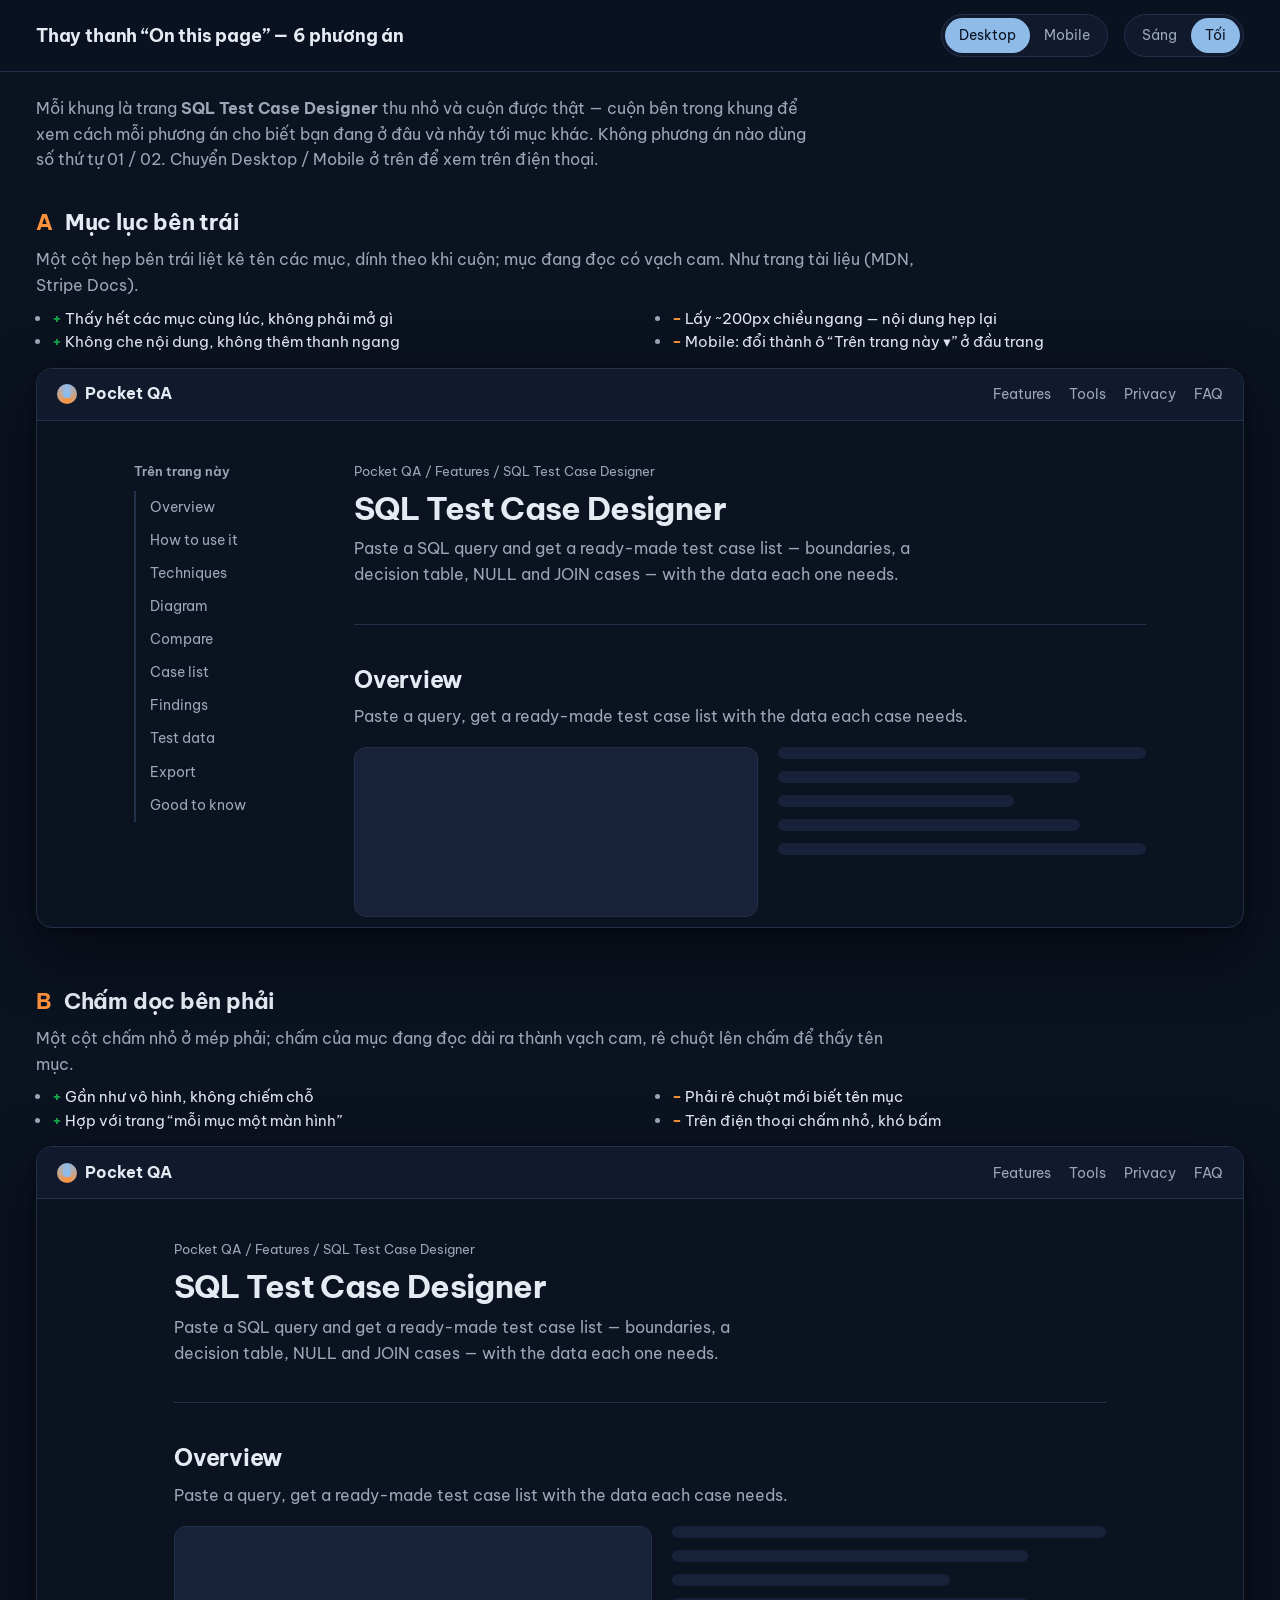
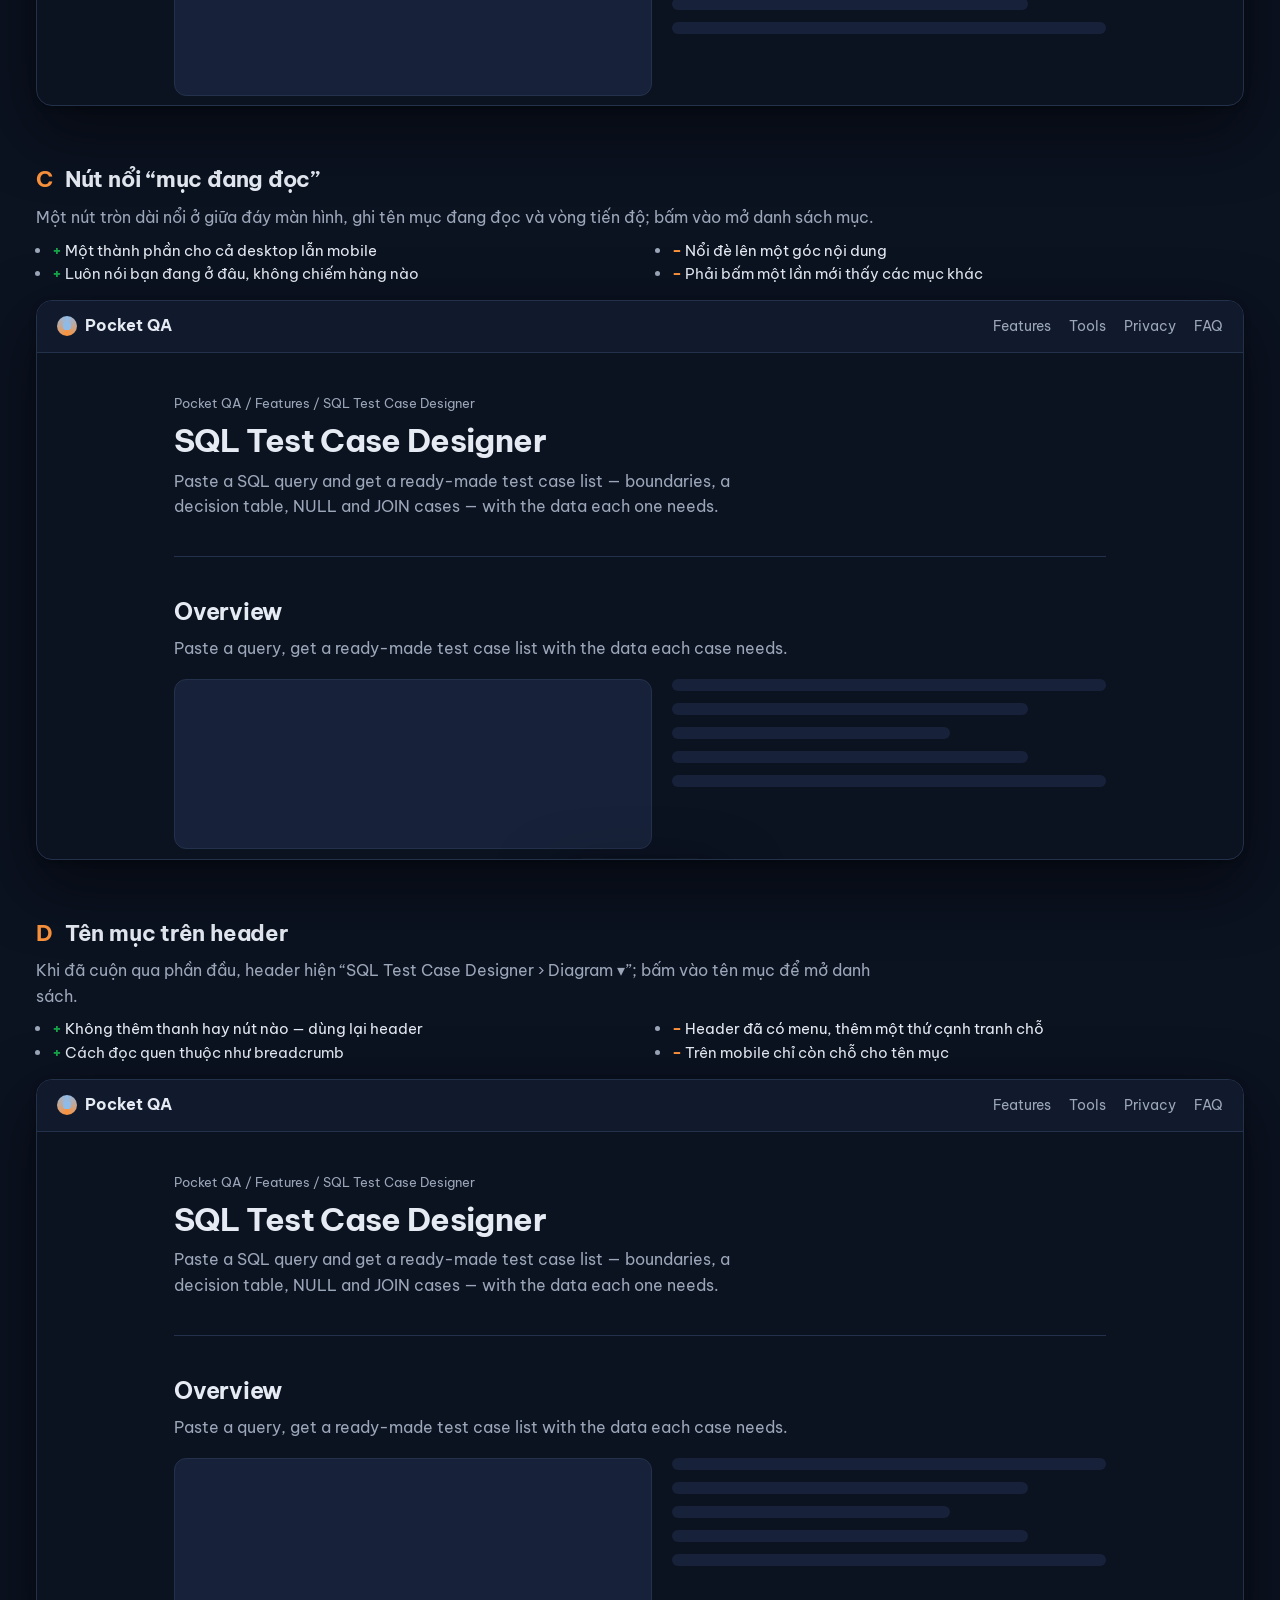
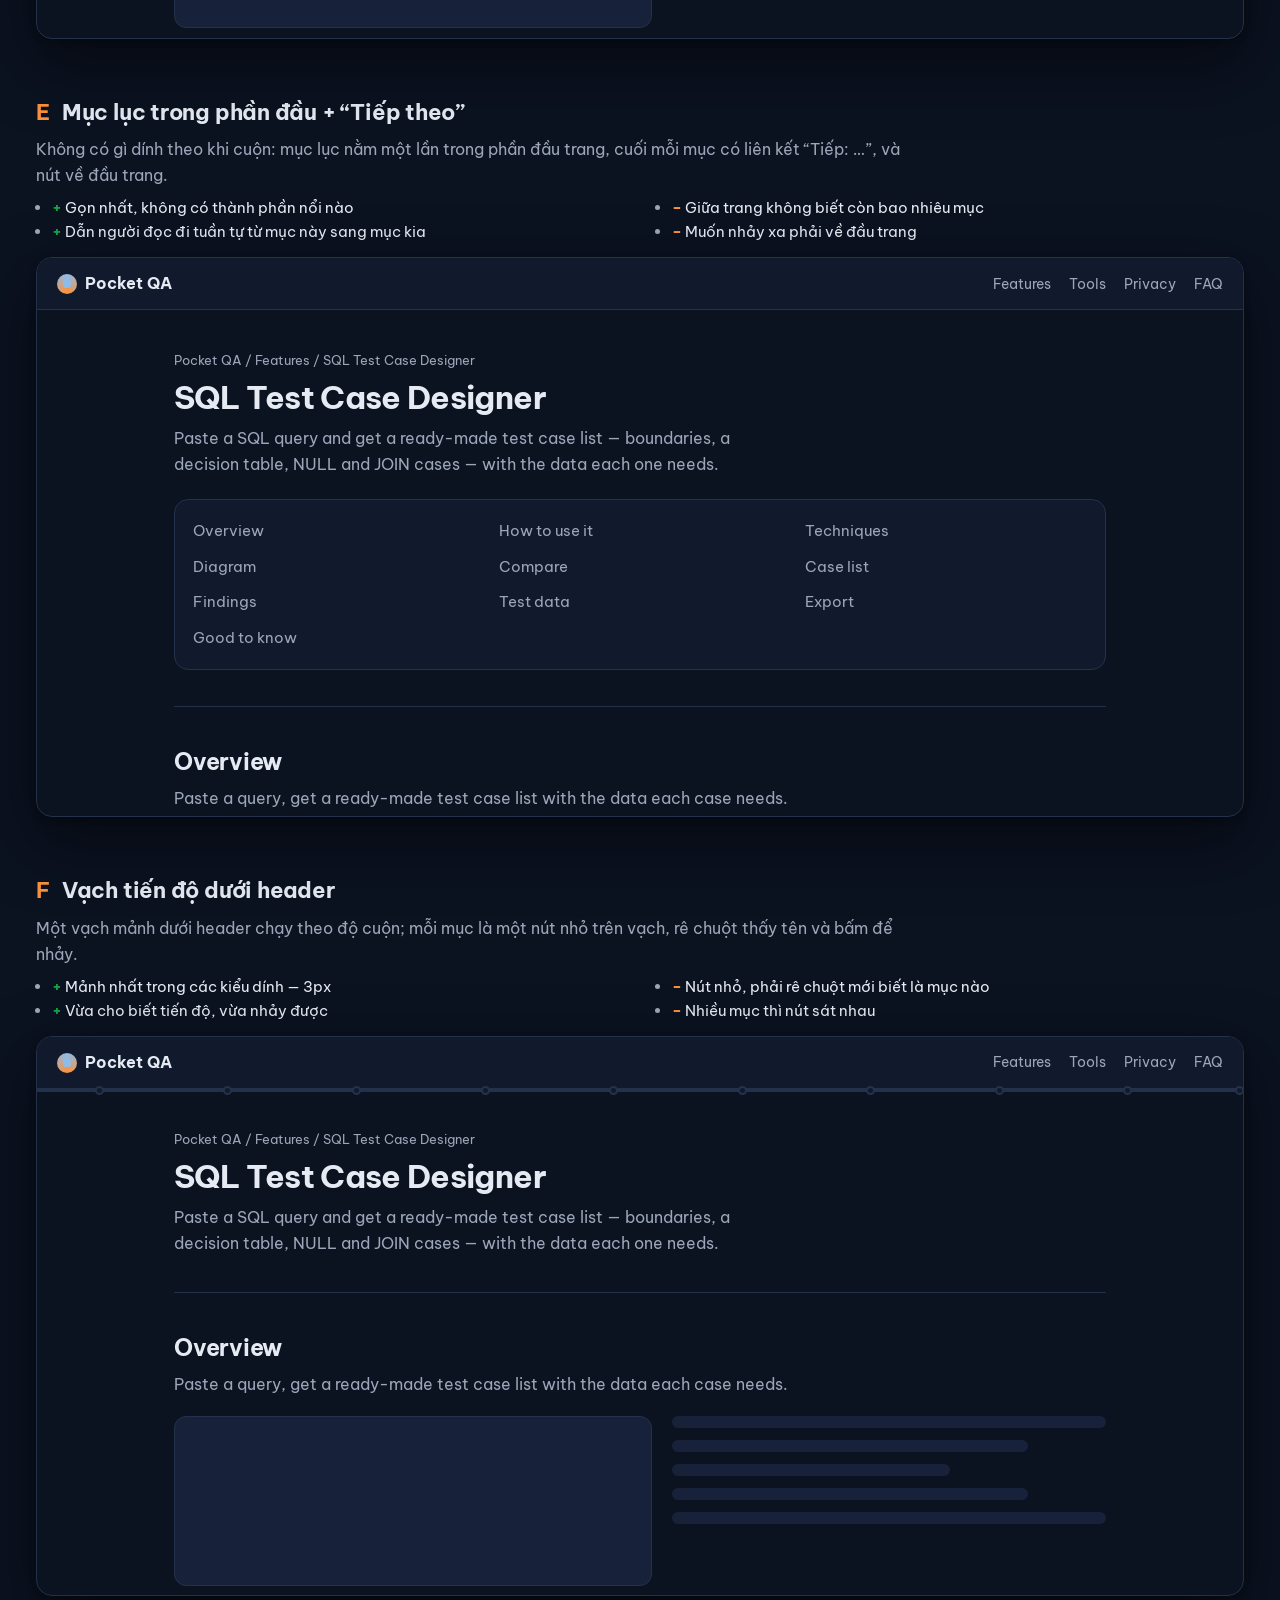
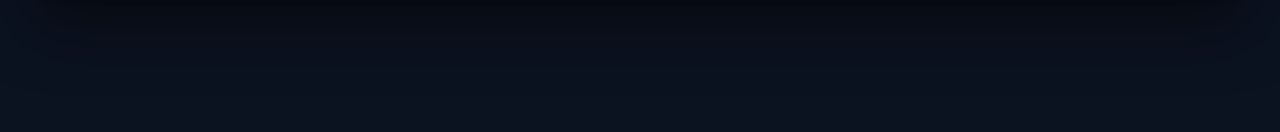
<file: tasks/pagenav-options.html>
<!doctype html>
<html lang="vi" data-theme="dark">
<head>
<meta charset="utf-8">
<meta name="viewport" content="width=device-width, initial-scale=1">
<title>Page navigation options</title>
<link rel="preconnect" href="https://fonts.googleapis.com">
<link rel="preconnect" href="https://fonts.gstatic.com" crossorigin>
<link rel="stylesheet" href="https://fonts.googleapis.com/css2?family=Be+Vietnam+Pro:wght@400;500;600;700&display=swap">
<!--
  Demo, not part of the site: six ways to replace the numbered "On this page" bar on feature.html.
  Each frame is a scaled-down feature page that really scrolls; whatever marks "where you are" follows it.
  Colours and type are the site's (site.css tokens).
-->
<style>
  :root {
    --bg: #f8fafc; --surface: #ffffff; --surface-2: #f1f5f9; --text: #0f172a; --muted: #556070; --border: #e2e8f0;
    --primary: #1f4e79; --primary-ink: #ffffff; --primary-soft: #e8f0f8; --accent: #c2410c; --accent-fill: #ea7a2e;
    --shadow: 0 1px 2px rgba(15, 23, 42, .04), 0 8px 24px rgba(15, 23, 42, .06);
    --shadow-lg: 0 2px 6px rgba(15, 23, 42, .05), 0 24px 64px rgba(15, 23, 42, .14);
    color-scheme: light;
  }
  :root[data-theme="dark"] {
    --bg: #0b1220; --surface: #111a2d; --surface-2: #17223a; --text: #e6ebf3; --muted: #9ba7b9; --border: #24314b;
    --primary: #8fbbe9; --primary-ink: #0b1220; --primary-soft: rgba(143, 187, 233, .12); --accent: #fb923c; --accent-fill: #fb923c;
    --shadow: 0 1px 2px rgba(0, 0, 0, .3), 0 8px 24px rgba(0, 0, 0, .25);
    --shadow-lg: 0 2px 6px rgba(0, 0, 0, .3), 0 24px 64px rgba(0, 0, 0, .5);
    color-scheme: dark;
  }
  *, *::before, *::after { box-sizing: border-box; }
  body { margin: 0; background: var(--bg); color: var(--text); font: 16px/1.6 "Be Vietnam Pro", system-ui, sans-serif; }
  button { font: inherit; color: inherit; }
  a { color: inherit; }

  /* ── The demo page ───────────────────────────────────────────── */
  .top { position: sticky; top: 0; z-index: 10; background: color-mix(in srgb, var(--bg) 88%, transparent); backdrop-filter: blur(8px);
    border-bottom: 1px solid var(--border); }
  .top-in { max-width: 1240px; margin: 0 auto; padding: 14px 16px; display: flex; gap: 16px; align-items: center; flex-wrap: wrap; }
  .top h1 { font-size: 1.15rem; margin: 0; flex: 1 1 320px; letter-spacing: -.01em; }
  .seg { display: inline-flex; border: 1px solid var(--border); border-radius: 999px; padding: 3px; background: var(--surface); }
  .seg button { border: 0; background: none; padding: 6px 14px; border-radius: 999px; cursor: pointer; color: var(--muted); font-size: .9rem; }
  .seg button[aria-pressed="true"] { background: var(--primary); color: var(--primary-ink); }
  main { max-width: 1240px; margin: 0 auto; padding: 24px 16px 80px; }
  .intro { color: var(--muted); max-width: 70ch; margin: 0 0 32px; }
  .opt { margin: 0 0 56px; }
  .opt-head { display: grid; grid-template-columns: minmax(0, 1fr) minmax(0, 1fr); gap: 8px 32px; margin-bottom: 14px; }
  .opt-head h2 { margin: 0; font-size: 1.35rem; letter-spacing: -.01em; grid-column: 1 / -1; display: flex; gap: 12px; align-items: baseline; }
  .opt-head h2 b { color: var(--accent); }
  .opt-head p { margin: 0; color: var(--muted); grid-column: 1 / -1; max-width: 80ch; }
  .opt-head ul { margin: 0; padding-left: 1.1em; font-size: .92rem; }
  .opt-head ul li::marker { color: var(--muted); }
  .opt-head .pro b { color: #16a34a; } .opt-head .con b { color: var(--accent); }
  @media (max-width: 720px) { .opt-head { grid-template-columns: minmax(0, 1fr); } }

  /* ── A frame: a feature page in miniature ────────────────────── */
  .frame { --fh: 560px; position: relative; height: var(--fh); border: 1px solid var(--border); border-radius: 16px; overflow: hidden;
    background: var(--bg); box-shadow: var(--shadow-lg); margin: 0 auto; }
  body.mobile .frame { --fh: 640px; width: 375px; max-width: 100%; }
  .fr-head { position: relative; z-index: 3; height: 52px; display: flex; align-items: center; gap: 16px; padding: 0 20px;
    background: var(--surface); border-bottom: 1px solid var(--border); }
  .brand { display: flex; align-items: center; gap: 8px; font-weight: 700; white-space: nowrap; }
  .brand i { width: 20px; height: 20px; border-radius: 50%; background: radial-gradient(circle, var(--primary) 30%, transparent 32%), conic-gradient(var(--primary), var(--accent-fill), var(--primary)); }
  .fr-links { margin-left: auto; display: flex; gap: 18px; color: var(--muted); font-size: .88rem; }
  body.mobile .fr-links { display: none; }
  .fr-scroll { position: relative; height: calc(var(--fh) - 52px); overflow-y: auto; scroll-behavior: smooth; }
  .fr-page { max-width: 980px; margin: 0 auto; padding: 0 24px; }
  body.mobile .fr-page { padding: 0 16px; }
  .fr-hero { padding: 40px 0 36px; }
  .crumbs { color: var(--muted); font-size: .82rem; }
  .fr-hero h1 { font-size: 2rem; line-height: 1.15; margin: 8px 0 10px; letter-spacing: -.02em; }
  body.mobile .fr-hero h1 { font-size: 1.6rem; }
  .fr-hero .lead { color: var(--muted); max-width: 56ch; margin: 0; }
  .fr-sec { min-height: calc(var(--fh) - 110px); padding: 36px 0; border-top: 1px solid var(--border); }
  .fr-sec h2 { margin: 0 0 6px; font-size: 1.45rem; letter-spacing: -.01em; }
  .fr-sec .lead { color: var(--muted); margin: 0 0 18px; max-width: 60ch; }
  .sk { display: grid; grid-template-columns: 1.1fr 1fr; gap: 20px; }
  body.mobile .sk { grid-template-columns: 1fr; }
  .sk-img { height: 170px; border-radius: 12px; background: var(--surface-2); border: 1px solid var(--border); }
  .sk-lines { display: grid; gap: 12px; align-content: start; }
  .sk-lines i { height: 12px; border-radius: 6px; background: var(--surface-2); }
  .sk-lines i:nth-child(2n) { width: 82%; } .sk-lines i:nth-child(3n) { width: 64%; }
  .is-current { color: var(--text) !important; }

  /* A — sidebar contents */
  .v-toc .fr-page { display: grid; grid-template-columns: 180px minmax(0, 1fr); gap: 40px; max-width: 1060px; }
  .toc { position: sticky; top: 0; align-self: start; padding: 40px 0; }
  .toc-t { font-size: .8rem; font-weight: 600; color: var(--muted); margin: 0 0 10px; }
  .toc a { display: block; padding: 5px 0 5px 14px; border-left: 2px solid var(--border); color: var(--muted); text-decoration: none; font-size: .9rem; }
  .toc a.on { border-left-color: var(--accent-fill); color: var(--text); font-weight: 600; }
  .toc-inline { display: none; margin-top: 18px; border: 1px solid var(--border); border-radius: 12px; background: var(--surface); }
  .toc-inline summary { padding: 10px 14px; cursor: pointer; font-weight: 600; }
  .toc-inline a { display: block; padding: 7px 14px; border-top: 1px solid var(--border); text-decoration: none; color: var(--muted); }
  body.mobile .v-toc .fr-page { display: block; }
  body.mobile .v-toc .toc { display: none; }
  body.mobile .v-toc .toc-inline { display: block; }

  /* B — dot rail */
  .dots { position: absolute; z-index: 4; right: 14px; top: 52px; bottom: 0; display: flex; flex-direction: column; justify-content: center; gap: 10px;
    opacity: 0; transition: opacity .25s; }
  .dots.show { opacity: 1; }
  .dots a { position: relative; display: block; width: 10px; height: 10px; border-radius: 99px; background: var(--border); transition: height .2s, background .2s; }
  .dots a.on { height: 26px; background: var(--accent-fill); }
  .dots a span { position: absolute; right: 18px; top: 50%; transform: translateY(-50%); white-space: nowrap; font-size: .8rem; padding: 3px 10px;
    border-radius: 8px; background: var(--surface); border: 1px solid var(--border); box-shadow: var(--shadow); opacity: 0; pointer-events: none; transition: opacity .15s; }
  .dots a:hover span, .dots a:focus-visible span, .dots a.on.flash span { opacity: 1; }
  body.mobile .dots { right: 6px; gap: 8px; }
  body.mobile .dots a { width: 7px; height: 7px; } body.mobile .dots a.on { height: 18px; }

  /* C — floating pill */
  .pill { position: absolute; z-index: 4; left: 50%; bottom: 18px; transform: translate(-50%, 140%); transition: transform .3s; }
  .pill.show { transform: translate(-50%, 0); }
  .pill > button { display: flex; align-items: center; gap: 10px; border: 1px solid var(--border); background: var(--surface); box-shadow: var(--shadow-lg);
    border-radius: 999px; padding: 9px 16px 9px 12px; cursor: pointer; white-space: nowrap; }
  .ring { --p: 0; width: 22px; height: 22px; border-radius: 50%; background: conic-gradient(var(--accent-fill) calc(var(--p) * 1%), var(--border) 0);
    -webkit-mask: radial-gradient(circle, transparent 6px, #000 6.5px); mask: radial-gradient(circle, transparent 6px, #000 6.5px); }
  .pill .chev { color: var(--muted); font-size: .8rem; }
  .menu { position: absolute; bottom: calc(100% + 10px); left: 50%; transform: translateX(-50%); min-width: 240px; padding: 6px; border-radius: 14px;
    background: var(--surface); border: 1px solid var(--border); box-shadow: var(--shadow-lg); display: none; }
  .open > .menu { display: block; }
  .menu a { display: block; padding: 7px 12px; border-radius: 9px; text-decoration: none; color: var(--muted); font-size: .92rem; }
  .menu a:hover { background: var(--surface-2); }
  .menu a.on { color: var(--text); font-weight: 600; background: var(--primary-soft); }

  /* D — current section in the header */
  .crumb { position: relative; display: flex; align-items: center; gap: 8px; min-width: 0; color: var(--muted); font-size: .9rem; opacity: 0; transition: opacity .25s; }
  .crumb.show { opacity: 1; }
  .crumb > span { white-space: nowrap; overflow: hidden; text-overflow: ellipsis; }
  .crumb > button { display: flex; align-items: center; gap: 6px; border: 1px solid var(--border); border-radius: 999px; padding: 4px 12px; background: var(--surface-2);
    cursor: pointer; color: var(--text); font-weight: 600; white-space: nowrap; }
  .crumb .menu { top: calc(100% + 10px); bottom: auto; left: 0; transform: none; }
  body.mobile .crumb > span { display: none; }

  /* E — contents in the hero, "Next" at each section's end, back to top */
  .contents { margin-top: 22px; display: grid; grid-template-columns: repeat(3, minmax(0, 1fr)); gap: 6px 24px; padding: 16px 18px;
    border: 1px solid var(--border); border-radius: 14px; background: var(--surface); }
  body.mobile .contents { grid-template-columns: repeat(2, minmax(0, 1fr)); }
  .contents a { text-decoration: none; color: var(--muted); font-size: .92rem; padding: 3px 0; }
  .contents a:hover { color: var(--text); }
  .next { display: inline-flex; gap: 8px; margin-top: 22px; text-decoration: none; color: var(--primary); font-weight: 600; }
  .totop { position: absolute; z-index: 4; right: 16px; bottom: 16px; width: 40px; height: 40px; border-radius: 50%; border: 1px solid var(--border);
    background: var(--surface); box-shadow: var(--shadow); cursor: pointer; opacity: 0; transition: opacity .25s; }
  .totop.show { opacity: 1; }

  /* F — reading progress under the header */
  .prog { position: absolute; z-index: 4; left: 0; right: 0; top: 52px; height: 14px; }
  .prog::before { content: ""; position: absolute; left: 0; right: 0; top: 0; height: 3px; background: var(--border); }
  .prog-fill { position: absolute; left: 0; top: 0; height: 3px; width: 0; background: var(--accent-fill); }
  .prog a { position: absolute; top: -3px; width: 9px; height: 9px; margin-left: -4px; border-radius: 50%; background: var(--surface); border: 2px solid var(--border); }
  .prog a.done { border-color: var(--accent-fill); background: var(--accent-fill); }
  .prog a span { position: absolute; top: 14px; left: 50%; transform: translateX(-50%); white-space: nowrap; font-size: .78rem; padding: 2px 8px; border-radius: 7px;
    background: var(--surface); border: 1px solid var(--border); box-shadow: var(--shadow); opacity: 0; pointer-events: none; }
  .prog a:hover span, .prog a:focus-visible span { opacity: 1; }
  .prog-label { position: absolute; right: 16px; top: 8px; font-size: .78rem; color: var(--muted); background: var(--bg); padding: 0 6px; border-radius: 6px; }
</style>
</head>
<body>
<header class="top">
  <div class="top-in">
    <h1>Thay thanh “On this page” — 6 phương án</h1>
    <div class="seg" role="group" aria-label="Kích thước">
      <button type="button" data-size="desktop" aria-pressed="true">Desktop</button>
      <button type="button" data-size="mobile" aria-pressed="false">Mobile</button>
    </div>
    <div class="seg" role="group" aria-label="Giao diện">
      <button type="button" data-theme-set="light" aria-pressed="false">Sáng</button>
      <button type="button" data-theme-set="dark" aria-pressed="true">Tối</button>
    </div>
  </div>
</header>
<main>
  <p class="intro">Mỗi khung là trang <b>SQL Test Case Designer</b> thu nhỏ và cuộn được thật — cuộn bên trong khung để xem cách
    mỗi phương án cho biết bạn đang ở đâu và nhảy tới mục khác. Không phương án nào dùng số thứ tự 01 / 02. Chuyển
    Desktop / Mobile ở trên để xem trên điện thoại.</p>
  <div id="options"></div>
</main>

<script>
(() => {
  const SECTIONS = [
    ['overview', 'Overview', 'Paste a query, get a ready-made test case list with the data each case needs.'],
    ['how', 'How to use it', 'Open it from the Data tab, paste a query, review the cases, export them.'],
    ['tech', 'Techniques', 'EP + BVA, decision table with pairwise and MC/DC, NULL logic, joins and paging.'],
    ['diagram', 'Diagram', 'No database is read: the schema comes from the query, shown as a list and as a diagram.'],
    ['compare', 'Compare', 'Paste the old and the new query: every case is sorted by what the change did to it.'],
    ['cases', 'Case list', 'A three-column workspace in its own tab, not a popup panel.'],
    ['findings', 'Findings', 'Three panels about the query itself, closed until needed.'],
    ['data', 'Test data', 'Each case comes with the rows to type in, and the query to run afterwards.'],
    ['export', 'Export', 'CSV for TestRail or Jira, JSON, a per-table Data CSV, or Verify SQL.'],
    ['notes', 'Good to know', 'CTEs get cases of their own; expected results follow SQL semantics.']
  ];
  const OPTIONS = [
    { v: 'toc', name: 'Mục lục bên trái', desc: 'Một cột hẹp bên trái liệt kê tên các mục, dính theo khi cuộn; mục đang đọc có vạch cam. Như trang tài liệu (MDN, Stripe Docs).',
      pros: ['Thấy hết các mục cùng lúc, không phải mở gì', 'Không che nội dung, không thêm thanh ngang'],
      cons: ['Lấy ~200px chiều ngang — nội dung hẹp lại', 'Mobile: đổi thành ô “Trên trang này ▾” ở đầu trang'] },
    { v: 'dots', name: 'Chấm dọc bên phải', desc: 'Một cột chấm nhỏ ở mép phải; chấm của mục đang đọc dài ra thành vạch cam, rê chuột lên chấm để thấy tên mục.',
      pros: ['Gần như vô hình, không chiếm chỗ', 'Hợp với trang “mỗi mục một màn hình”'],
      cons: ['Phải rê chuột mới biết tên mục', 'Trên điện thoại chấm nhỏ, khó bấm'] },
    { v: 'pill', name: 'Nút nổi “mục đang đọc”', desc: 'Một nút tròn dài nổi ở giữa đáy màn hình, ghi tên mục đang đọc và vòng tiến độ; bấm vào mở danh sách mục.',
      pros: ['Một thành phần cho cả desktop lẫn mobile', 'Luôn nói bạn đang ở đâu, không chiếm hàng nào'],
      cons: ['Nổi đè lên một góc nội dung', 'Phải bấm một lần mới thấy các mục khác'] },
    { v: 'crumb', name: 'Tên mục trên header', desc: 'Khi đã cuộn qua phần đầu, header hiện “SQL Test Case Designer › Diagram ▾”; bấm vào tên mục để mở danh sách.',
      pros: ['Không thêm thanh hay nút nào — dùng lại header', 'Cách đọc quen thuộc như breadcrumb'],
      cons: ['Header đã có menu, thêm một thứ cạnh tranh chỗ', 'Trên mobile chỉ còn chỗ cho tên mục'] },
    { v: 'static', name: 'Mục lục trong phần đầu + “Tiếp theo”', desc: 'Không có gì dính theo khi cuộn: mục lục nằm một lần trong phần đầu trang, cuối mỗi mục có liên kết “Tiếp: …”, và nút về đầu trang.',
      pros: ['Gọn nhất, không có thành phần nổi nào', 'Dẫn người đọc đi tuần tự từ mục này sang mục kia'],
      cons: ['Giữa trang không biết còn bao nhiêu mục', 'Muốn nhảy xa phải về đầu trang'] },
    { v: 'progress', name: 'Vạch tiến độ dưới header', desc: 'Một vạch mảnh dưới header chạy theo độ cuộn; mỗi mục là một nút nhỏ trên vạch, rê chuột thấy tên và bấm để nhảy.',
      pros: ['Mảnh nhất trong các kiểu dính — 3px', 'Vừa cho biết tiến độ, vừa nhảy được'],
      cons: ['Nút nhỏ, phải rê chuột mới biết là mục nào', 'Nhiều mục thì nút sát nhau'] }
  ];
  const esc = s => s.replace(/&/g, '&amp;').replace(/</g, '&lt;');
  const link = (v, id, name, cls = '') => `<a href="#" class="${cls}" data-go="${id}">${esc(name)}</a>`;

  function page(v) {
    const list = cls => SECTIONS.map(([id, name]) => link(v, id, name, cls)).join('');
    const hero = `<div class="fr-hero" data-sec="top">
      <div class="crumbs">Pocket QA / Features / SQL Test Case Designer</div>
      <h1>SQL Test Case Designer</h1>
      <p class="lead">Paste a SQL query and get a ready-made test case list — boundaries, a decision table, NULL and JOIN cases — with the data each one needs.</p>
      ${v === 'toc' ? `<details class="toc-inline"><summary>Trên trang này</summary>${list()}</details>` : ''}
      ${v === 'static' ? `<nav class="contents" aria-label="Trên trang này">${list()}</nav>` : ''}
    </div>`;
    const secs = SECTIONS.map(([id, name, lead], i) => `<section class="fr-sec" data-sec="${id}">
      <h2>${esc(name)}</h2><p class="lead">${esc(lead)}</p>
      <div class="sk"><div class="sk-img"></div><div class="sk-lines"><i></i><i></i><i></i><i></i><i></i></div></div>
      ${v === 'static' && SECTIONS[i + 1] ? `<a href="#" class="next" data-go="${SECTIONS[i + 1][0]}">Tiếp: ${esc(SECTIONS[i + 1][1])} →</a>` : ''}
    </section>`).join('');
    const toc = v === 'toc' ? `<nav class="toc" aria-label="Trên trang này"><p class="toc-t">Trên trang này</p>${list()}</nav>` : '';
    return `
      <div class="fr-head"><span class="brand"><i></i>Pocket QA</span>
        ${v === 'crumb' ? `<div class="crumb"><span>SQL Test Case Designer ›</span><button type="button" data-menu aria-expanded="false"><b class="cur">Overview</b> ▾</button><div class="menu">${list()}</div></div>` : ''}
        <span class="fr-links"><span>Features</span><span>Tools</span><span>Privacy</span><span>FAQ</span></span></div>
      ${v === 'progress' ? `<div class="prog"><div class="prog-fill"></div>${SECTIONS.map(([id, name]) => `<a href="#" data-go="${id}" aria-label="${esc(name)}"><span>${esc(name)}</span></a>`).join('')}<span class="prog-label"></span></div>` : ''}
      <div class="fr-scroll"><div class="fr-page">${toc}<div class="fr-content">${hero}${secs}</div></div></div>
      ${v === 'dots' ? `<nav class="dots" aria-label="Trên trang này">${SECTIONS.map(([id, name]) => `<a href="#" data-go="${id}" aria-label="${esc(name)}"><span>${esc(name)}</span></a>`).join('')}</nav>` : ''}
      ${v === 'pill' ? `<div class="pill"><button type="button" data-menu aria-expanded="false"><span class="ring"></span><b class="cur">Overview</b><span class="chev">▲</span></button><div class="menu">${list()}</div></div>` : ''}
      ${v === 'static' ? `<button type="button" class="totop" data-go="top" aria-label="Về đầu trang">↑</button>` : ''}`;
  }

  const root = document.getElementById('options');
  OPTIONS.forEach((o, i) => {
    const el = document.createElement('section');
    el.className = 'opt';
    el.innerHTML = `<div class="opt-head"><h2><b>${String.fromCharCode(65 + i)}</b>${esc(o.name)}</h2><p>${esc(o.desc)}</p>
      <ul class="pro">${o.pros.map(p => `<li><b>+</b> ${esc(p)}</li>`).join('')}</ul>
      <ul class="con">${o.cons.map(p => `<li><b>−</b> ${esc(p)}</li>`).join('')}</ul></div>
      <div class="frame v-${o.v}">${page(o.v)}</div>`;
    root.append(el);
    wire(el.querySelector('.frame'), o.v);
  });

  function wire(frame, v) {
    const scroll = frame.querySelector('.fr-scroll');
    const secs = [...frame.querySelectorAll('[data-sec]')];
    const go = id => { const s = frame.querySelector(`[data-sec="${id}"]`); scroll.scrollTo({ top: id === 'top' ? 0 : s.offsetTop, behavior: 'smooth' }); };
    frame.addEventListener('click', e => {
      const a = e.target.closest('[data-go]');
      const m = e.target.closest('[data-menu]');
      frame.querySelectorAll('.open').forEach(x => { if (!m || !x.contains(m)) { x.classList.remove('open'); x.querySelector('[data-menu]')?.setAttribute('aria-expanded', 'false'); } });
      if (m) { const box = m.parentElement; m.setAttribute('aria-expanded', box.classList.toggle('open')); e.preventDefault(); return; }
      if (a) { e.preventDefault(); go(a.dataset.go); a.closest('details')?.removeAttribute('open'); }
    });
    const update = () => {
      // The current section: the last one whose top has passed a line a third of the way down
      const line = scroll.scrollTop + scroll.clientHeight / 3;
      const cur = secs.filter(s => s.offsetTop <= line).pop() || secs[0];
      const id = cur.dataset.sec, inHero = id === 'top';
      const idx = SECTIONS.findIndex(([k]) => k === id);
      const name = inHero ? 'Overview' : SECTIONS[idx][1];
      const p = scroll.scrollTop / Math.max(1, scroll.scrollHeight - scroll.clientHeight);
      frame.querySelectorAll('[data-go]').forEach(a => a.classList.toggle('on', a.dataset.go === id));
      frame.querySelectorAll('.cur').forEach(c => c.textContent = name);
      frame.querySelector('.dots')?.classList.toggle('show', !inHero);
      frame.querySelector('.pill')?.classList.toggle('show', !inHero);
      frame.querySelector('.crumb')?.classList.toggle('show', !inHero);
      frame.querySelector('.totop')?.classList.toggle('show', scroll.scrollTop > scroll.clientHeight);
      const ring = frame.querySelector('.ring'); if (ring) ring.style.setProperty('--p', Math.round(p * 100));
      const prog = frame.querySelector('.prog');
      if (prog) {
        prog.querySelector('.prog-fill').style.width = p * 100 + '%';
        prog.querySelector('.prog-label').textContent = inHero ? '' : name;
        const total = scroll.scrollHeight - scroll.clientHeight;
        prog.querySelectorAll('a').forEach((a, i) => {
          const s = frame.querySelector(`[data-sec="${SECTIONS[i][0]}"]`);
          const at = Math.min(s.offsetTop, total) / Math.max(1, total);
          a.style.left = `calc(${at * 100}% - ${at * 8}px + 4px)`;
          a.classList.toggle('done', scroll.scrollTop >= Math.min(s.offsetTop, total) - 2);
        });
      }
    };
    scroll.addEventListener('scroll', update, { passive: true });
    new ResizeObserver(update).observe(scroll);
    update();
  }

  // Desktop / mobile, light / dark
  document.querySelectorAll('[data-size]').forEach(b => b.addEventListener('click', () => {
    document.body.classList.toggle('mobile', b.dataset.size === 'mobile');
    document.querySelectorAll('[data-size]').forEach(x => x.setAttribute('aria-pressed', x === b));
  }));
  document.querySelectorAll('[data-theme-set]').forEach(b => b.addEventListener('click', () => {
    document.documentElement.dataset.theme = b.dataset.themeSet;
    document.querySelectorAll('[data-theme-set]').forEach(x => x.setAttribute('aria-pressed', x === b));
  }));
  document.addEventListener('keydown', e => { if (e.key === 'Escape') document.querySelectorAll('.open').forEach(x => x.classList.remove('open')); });
})();
</script>
</body>
</html>
</file>
<file: site.css>
/**
 * site.css — Pocket QA promo (index.html + feature.html).
 * Tokens, type scale and spacing are the portfolio's (kt-hg.github.io), so a visitor coming
 * from its "Demo" link stays on the same site visually. Layout follows the portfolio's UI
 * rules: one section = one screen (index only), nothing moves on a language switch, grids
 * rather than flex-wrap for anything that must line up.
 */

:root {
  --bg: #f8fafc;
  --surface: #ffffff;
  --surface-2: #f1f5f9;
  --text: #0f172a;
  --muted: #556070;
  --border: #e2e8f0;
  --primary: #1f4e79;
  --primary-ink: #ffffff;
  --primary-soft: #e8f0f8;
  --accent: #c2410c;
  --accent-fill: #ea7a2e;
  --accent-soft: #fff1e6;
  --shadow: 0 1px 2px rgba(15, 23, 42, .04), 0 8px 24px rgba(15, 23, 42, .06);
  --shadow-lg: 0 2px 6px rgba(15, 23, 42, .05), 0 24px 64px rgba(15, 23, 42, .14);
  --radius: 14px;
  --header-h: 64px;
  --sy: 0px;
  --hero-py: clamp(20px, min(3.5vw, 5vh), 40px);   /* shorter on short screens, so the popup can stay bigger */
  color-scheme: light;
}
@media (prefers-color-scheme: dark) {
  :root:not([data-theme="light"]) {
    --bg: #0b1220; --surface: #111a2d; --surface-2: #17223a; --text: #e6ebf3; --muted: #9ba7b9;
    --border: #24314b; --primary: #8fbbe9; --primary-ink: #0b1220; --primary-soft: rgba(143, 187, 233, .12);
    --accent: #fb923c; --accent-fill: #fb923c; --accent-soft: rgba(251, 146, 60, .12);
    --shadow: 0 1px 2px rgba(0, 0, 0, .3), 0 8px 24px rgba(0, 0, 0, .25);
    --shadow-lg: 0 2px 6px rgba(0, 0, 0, .3), 0 24px 64px rgba(0, 0, 0, .5);
    color-scheme: dark;
  }
}
:root[data-theme="dark"] {
  --bg: #0b1220; --surface: #111a2d; --surface-2: #17223a; --text: #e6ebf3; --muted: #9ba7b9;
  --border: #24314b; --primary: #8fbbe9; --primary-ink: #0b1220; --primary-soft: rgba(143, 187, 233, .12);
  --accent: #fb923c; --accent-fill: #fb923c; --accent-soft: rgba(251, 146, 60, .12);
  --shadow: 0 1px 2px rgba(0, 0, 0, .3), 0 8px 24px rgba(0, 0, 0, .25);
  --shadow-lg: 0 2px 6px rgba(0, 0, 0, .3), 0 24px 64px rgba(0, 0, 0, .5);
  color-scheme: dark;
}

/* Taller desktop screens: text and vertical rhythm grow so content fills the screen instead of leaving it empty */
@media (min-width: 1024px) {
  html { font-size: clamp(100%, calc(100% + (100vh - 700px) / 60), 112.5%); }
  :root { --sy: clamp(0px, calc((100vh - 700px) / 4), 48px); }
}

/* Bilingual: every text exists as lang="en" + lang="vi"; show only the active one */
html[lang="en"] body [lang="vi"],
html[lang="vi"] body [lang="en"] { display: none !important; }

*, *::before, *::after { box-sizing: border-box; }
html { scroll-behavior: smooth; -webkit-text-size-adjust: 100%; }
body {
  margin: 0;
  background: var(--bg);
  color: var(--text);
  font: 400 1rem/1.7 "Be Vietnam Pro", system-ui, -apple-system, "Segoe UI", Roboto, Arial, sans-serif;
  -webkit-font-smoothing: antialiased;
  text-wrap: pretty;   /* no one-word last line; browsers without it wrap as before */
  transition: background-color .2s, color .2s;
}
.nw { white-space: nowrap; }   /* keeps a hyphenated word like "drag-and-drop" from breaking at its hyphen */
h1, h2, h3 { margin: 0; line-height: 1.2; letter-spacing: -.01em; }
/* Short texts (≤ 6 lines): even lines. `pretty` still left one-word last lines here in Chrome 152 — in two-line
   card titles and card texts — so these balance instead. Not for anything that can run past 6 lines on a phone:
   Chrome stops balancing there and falls back to plain wrapping, losing `pretty` too. */
h1, h2, h3, summary, .lead, .section-sub, .feature p, .step p, .perm dd, .demo-note, .cta-card p, td, th, .stats li > span { text-wrap: balance; }
p { margin: 0; }
a { color: var(--primary); }
:focus-visible { outline: 2px solid var(--accent-fill); outline-offset: 3px; border-radius: 6px; }
code {
  font: 500 .88em/1.5 ui-monospace, "Cascadia Code", Consolas, Menlo, monospace;
  padding: 1px 5px; border-radius: 5px; background: var(--surface-2); overflow-wrap: anywhere;
}
.kbd {
  font: 500 .8em/1.4 ui-monospace, Consolas, Menlo, monospace; white-space: nowrap;
  padding: 1px 7px; border: 1px solid var(--border); border-bottom-width: 2px; border-radius: 6px; background: var(--surface); color: var(--text);
}

.container { width: 100%; max-width: 1120px; margin-inline: auto; padding-inline: 16px; }
@media (min-width: 640px) { .container { padding-inline: 24px; } }

.skip { position: absolute; left: -999px; top: 12px; z-index: 100; background: var(--surface); color: var(--text); padding: 8px 14px; border-radius: 8px; }
.skip:focus { left: 16px; }

.i { width: 20px; height: 20px; flex: none; fill: none; stroke: currentColor; stroke-width: 1.8; stroke-linecap: round; stroke-linejoin: round; }

/* ---------- Header ---------- */
.site-header {
  position: fixed; inset: 0 0 auto; z-index: 50; height: var(--header-h);
  background: var(--bg);
  background: color-mix(in srgb, var(--bg) 85%, transparent);
  backdrop-filter: saturate(1.4) blur(12px);
  -webkit-backdrop-filter: saturate(1.4) blur(12px);
  border-bottom: 1px solid var(--border);
}
/* gap is only the minimum (space-between spreads the rest): 8px, not 16, keeps the six equal links inside 1024×1366 (18px text) */
.nav { display: flex; align-items: center; justify-content: space-between; gap: 8px; height: 100%; }
.brand { display: inline-flex; align-items: center; gap: 10px; font-weight: 700; color: var(--text); text-decoration: none; white-space: nowrap; }
.brand img { width: 28px; height: 28px; display: block; }
.nav-links { display: flex; gap: 2px; list-style: none; margin: 0; padding: 0; }
.nav-links a { display: block; padding: 8px 12px; border-radius: 8px; color: var(--muted); text-decoration: none; font-size: .92rem; font-weight: 500; text-align: center; white-space: nowrap; }
.nav-links a:hover, .nav-links a.active { color: var(--text); background: var(--surface-2); }
/* "Add to Chrome" is in the ☰ menu only: from 1024px the six section links plus a store button overflow the header
   (measured: ~140px short at 1024×768), and the hero, Tools, FAQ and footer all carry the same link */
.nav-links .nav-cta { display: none; }
@media (min-width: 1024px) {   /* every item as wide as the longest one; side padding shrinks to 6px at 1024px so the row still fits */
  .nav-links { display: grid; grid-auto-flow: column; grid-auto-columns: 1fr; }
  .nav-links a { padding-inline: clamp(6px, .6vw, 12px); }
}
.nav-tools { display: flex; align-items: center; gap: 8px; }
.icon-btn {
  height: 38px; min-width: 38px; padding: 0 10px; display: inline-grid; place-items: center;
  border: 1px solid var(--border); border-radius: 10px; background: var(--surface); color: var(--text);
  font-family: inherit; font-size: .8rem; font-weight: 600; cursor: pointer;
}
.icon-btn:hover { border-color: var(--primary); }
.i-sun { display: none; }
[data-theme="dark"] .i-sun { display: block; }
[data-theme="dark"] .i-moon { display: none; }
html:not(.js) .js-only { display: none; }
.menu-btn { display: none; }

@media (max-width: 900px) {
  .menu-btn { display: inline-grid; }
  .nav-links {
    display: none; position: absolute; top: 100%; left: 0; right: 0; flex-direction: column;
    padding: 8px 16px 16px; background: var(--bg); border-bottom: 1px solid var(--border); box-shadow: var(--shadow);
  }
  .nav-open .nav-links { display: flex; }
  .nav-links a { padding: 12px; text-align: left; }
  .nav-links .nav-cta { display: block; margin-top: 8px; }
  .nav-links .nav-cta a { display: flex; color: var(--primary-ink); background: var(--primary); }
}

/* ---------- Sections ---------- */
/* One section = one screen: the next section never peeks in below */
main > section {
  padding-block: clamp(24px, 3vw, 32px) 24px; scroll-margin-top: var(--header-h);
  min-height: calc(100vh - var(--header-h)); min-height: calc(100svh - var(--header-h));
  display: flex; flex-direction: column; justify-content: center; /* spare height splits above/below instead of piling up at the bottom */
}
.alt { background: var(--surface); border-block: 1px solid var(--border); }
.section-head { margin-bottom: calc(clamp(16px, 2vw, 20px) + var(--sy) / 2); }
.eyebrow { display: flex; align-items: center; gap: 10px; font-size: .78rem; font-weight: 600; letter-spacing: .14em; text-transform: uppercase; color: var(--accent); }
.eyebrow::before { content: ""; width: 28px; height: 2px; background: var(--accent-fill); }
.section-title { margin-top: 6px; font-size: clamp(1.6rem, 2.8vw, 2rem); font-weight: 700; }
.section-sub { max-width: 68ch; margin-top: 8px; color: var(--muted); }

.card { background: var(--surface); border: 1px solid var(--border); border-radius: var(--radius); padding: calc(clamp(18px, 2.2vw, 24px) + var(--sy) / 4); box-shadow: var(--shadow); }
.alt .card { background: var(--bg); }
.muted { color: var(--muted); }
.ic { width: 40px; height: 40px; border-radius: 10px; display: grid; place-items: center; flex: none; background: var(--primary-soft); color: var(--primary); }

.checks { display: grid; gap: 12px; margin: 0; padding: 0; list-style: none; }
.checks li { position: relative; padding-left: 28px; }
.checks li::before {
  content: ""; position: absolute; left: 2px; top: .5em; width: 12px; height: 6px;
  border-left: 2px solid var(--accent-fill); border-bottom: 2px solid var(--accent-fill); transform: rotate(-45deg);
}

/* Small screens: hide .more items until "Read more" is pressed (only when JS can toggle them back) */
.more-btn {
  display: none; margin-top: 12px; padding: 7px 14px; border: 1px solid var(--border); border-radius: 10px;
  background: var(--surface); color: var(--primary); font-family: inherit; font-size: .88rem; font-weight: 600; cursor: pointer;
}
.more-btn .l-less, .expanded .more-btn .l-more { display: none; }
.expanded .more-btn .l-less { display: inline; }
@media (max-width: 767px) {
  .js .collapsible:not(.expanded) .more { display: none; }
  .js body:not(.doc) .more-btn { display: inline-block; }   /* feature pages show theirs only when a list was shortened */
}

.btn {
  display: inline-flex; align-items: center; justify-content: center; gap: 8px; padding: 12px 20px; border: 1px solid transparent; border-radius: 10px;
  font-weight: 600; text-decoration: none; white-space: nowrap; transition: transform .15s, border-color .15s;
}
.btn:hover { transform: translateY(-1px); }
.btn-primary { background: var(--primary); color: var(--primary-ink); }
.btn-ghost { background: var(--surface); color: var(--text); border-color: var(--border); }
.btn-ghost:hover { border-color: var(--primary); }
@media (max-width: 359px) { .btn { white-space: normal; text-align: center; } }   /* 344px (Galaxy Z Fold cover): "Thêm vào Chrome — miễn phí" is wider than the CTA card */

/* ---------- Hero ---------- */
.hero {
  position: relative; overflow: hidden; padding: calc(var(--header-h) + var(--hero-py)) 0 var(--hero-py);
  min-height: 100vh; min-height: 100svh; display: flex; flex-direction: column; justify-content: center;
}
.hero::before {
  content: ""; position: absolute; inset: 0; pointer-events: none;
  background-image: radial-gradient(var(--border) 1.2px, transparent 1.2px); background-size: 22px 22px;
  -webkit-mask-image: radial-gradient(ellipse 70% 65% at 75% 35%, #000 25%, transparent 75%);
  mask-image: radial-gradient(ellipse 70% 65% at 75% 35%, #000 25%, transparent 75%);
}
.hero .container { position: relative; }
.hero-grid { display: grid; gap: 48px; align-items: center; }
/* Wide screens: copy | popup side by side. Narrower: each is a screen of its own, one under the other. */
@media (min-width: 1024px) { .hero-grid { grid-template-columns: minmax(0, 1fr) auto; } }
@media (max-width: 1023px) {
  .hero { padding: var(--header-h) 0 0; }
  .hero-grid { gap: 0; grid-template-columns: minmax(0, 1fr); }   /* minmax(0, …): the 540px mockup must not widen the column past the screen */
  .hero-copy, .hero-demo {
    min-height: calc(100vh - var(--header-h)); min-height: calc(100svh - var(--header-h));
    padding-block: var(--hero-py); display: flex; flex-direction: column; justify-content: center;
  }
  .hero-demo { align-items: center; }
}
.status { display: inline-flex; align-items: center; gap: 8px; padding: 6px 12px; border-radius: 999px; background: var(--accent-soft); color: var(--accent); font-size: .85rem; font-weight: 600; }
.status::before { content: ""; width: 8px; height: 8px; border-radius: 50%; background: var(--accent-fill); }
.hero-copy .status { align-self: flex-start; }
.hero h1 { margin-top: 16px; font-size: clamp(2.1rem, 4.6vw, 3rem); font-weight: 700; line-height: 1.15; letter-spacing: -.025em; }
.hero h1 .l { display: block; }   /* one block per line, so each balances on its own */
.hero h1 .hl { color: var(--primary); }
.hero .lead { max-width: 58ch; margin-top: 16px; font-size: clamp(1.02rem, 1.6vw, 1.15rem); color: var(--muted); }
.cta { display: flex; flex-wrap: wrap; gap: 12px; margin-top: 24px; }
.stats { display: grid; grid-template-columns: repeat(2, minmax(0, max-content)); gap: 16px 20px; margin: 24px 0 0; padding: 0; list-style: none; }
.stats strong { display: block; font-size: 1.35rem; font-weight: 700; line-height: 1.3; }
/* The label: a block of its own, so it can balance its lines. `li > span`, not `span`: a value that differs by language
   ("Daily" / "Hằng ngày") is spans inside the <strong>, and took the label's size */
.stats li > span { display: block; font-size: .82rem; color: var(--muted); }

/* ---------- Popup mockup ---------- */
/* The popup is the real 480×600 extension UI in an iframe, so it is scaled whole, never squeezed:
   site.js → fitMockup() sets the scale and the box it leaves behind (falls back to full size). */
.hero-demo { scroll-margin-top: var(--header-h); }
.mockup { width: 540px; max-width: 100%; }
.browser {
  width: 540px; transform: scale(var(--s, 1)); transform-origin: top left;
  background: var(--surface); border: 1px solid var(--border); border-radius: 14px; box-shadow: var(--shadow-lg); overflow: hidden;
}
.browser-bar { display: flex; align-items: center; gap: 12px; padding: 11px 14px; border-bottom: 1px solid var(--border); background: var(--surface-2); }
.dots { display: flex; gap: 7px; }
.dots span { width: 12px; height: 12px; border-radius: 50%; }
.dots span:nth-child(1) { background: #ff5f57; }
.dots span:nth-child(2) { background: #febc2e; }
.dots span:nth-child(3) { background: #28c840; }
.url {
  flex: 1; min-width: 0; height: 28px; display: flex; align-items: center; gap: 7px; padding: 0 12px;
  border: 1px solid var(--border); border-radius: 7px; background: var(--bg); color: var(--muted);
  font-size: 12px; white-space: nowrap; overflow: hidden;
}
.url svg { flex: none; }
.toolbar { display: flex; align-items: center; gap: 6px; color: var(--muted); }
.toolbar > .i { width: 18px; height: 18px; }
.ext-btn {
  width: 32px; height: 32px; padding: 3px; display: grid; place-items: center; cursor: pointer;
  border: 0; border-radius: 8px; background: var(--primary-soft); box-shadow: 0 0 0 2px color-mix(in srgb, var(--primary) 30%, transparent);
}
.ext-btn img { width: 100%; height: 100%; object-fit: contain; display: block; }
/* The page area below the bar: a faux website behind the popup */
.browser-view {
  position: relative; min-height: 640px; padding: 18px;
  background: radial-gradient(120% 80% at 80% -10%, var(--primary-soft), transparent 60%), linear-gradient(180deg, var(--bg), var(--surface));
}
.skeleton { display: flex; flex-direction: column; gap: 12px; opacity: .6; }
.skeleton span { height: 14px; border-radius: 6px; background: var(--border); }
.skeleton span:nth-child(1) { height: 26px; width: 50%; }
.skeleton span:nth-child(2) { width: 80%; }
.skeleton span:nth-child(3), .skeleton span:nth-child(6) { width: 60%; }
.skeleton span:nth-child(4) { height: 120px; margin-top: 6px; }
.skeleton span:nth-child(5) { width: 40%; }
/* The popup itself, anchored under the extension button */
.popup-anchor { position: absolute; top: 8px; right: 14px; z-index: 1; filter: drop-shadow(0 24px 48px rgba(15, 23, 42, .28)); }
.popup-anchor::before {   /* caret up to the toolbar icon, entirely in the 8px gap above the popup */
  content: ""; position: absolute; top: -8px; right: 16px;
  border-left: 8px solid transparent; border-right: 8px solid transparent; border-bottom: 8px solid var(--surface);
}
.popup-frame { display: block; width: 480px; height: 600px; border: 1px solid var(--border); border-radius: 12px; background: var(--surface); }
/* Phones: no faux page; the popup alone is scaled to the screen width (--popup-s from fitMockup) */
@media (max-width: 560px) {
  .mockup { width: 100%; }
  .browser { width: 100%; transform: none; }
  .browser-view { min-height: 0; padding: 0; overflow: hidden; }
  .skeleton { display: none; }
  .popup-anchor { position: static; width: 480px; height: var(--popup-h, 600px); transform: scale(var(--popup-s, 1)); transform-origin: top left; filter: none; }
  .popup-anchor::before { display: none; }
  .popup-frame { border: 0; border-radius: 0; }
}
/* width 0 + min-width 100%: as wide as the mockup above it, never wider */
.demo-note { width: 0; min-width: 100%; margin-top: 12px; font-size: .86rem; line-height: 1.55; color: var(--muted); text-align: center; }
.preview-full { display: none; font-weight: 600; white-space: nowrap; }
@media (max-width: 560px) { .preview-full { display: inline; } }

/* ---------- Feature cards ---------- */
.cards { display: grid; gap: calc(16px + var(--sy) / 3); }
@media (min-width: 600px) { .cards { grid-template-columns: repeat(2, minmax(0, 1fr)); } }
@media (min-width: 900px) { .cards { grid-template-columns: repeat(3, minmax(0, 1fr)); } }
/* Tools: six cards fill two rows; the install button sits beside the heading instead of taking a seventh */
@media (min-width: 900px) {
  #tools .section-head { display: grid; grid-template-columns: minmax(0, 1fr) auto; column-gap: 24px; align-items: end; }
  #tools .section-head > :not(.btn) { grid-column: 1; }
  #tools .section-head > .btn { grid-column: 2; grid-row: 1 / span 2; }
}
@media (max-width: 899px) { #tools .section-head > .btn { margin-top: 12px; } }
/* Phones: Tools fits one screen without it; the hero and the closing call keep their install buttons */
@media (max-width: 767px) { #tools .section-head > .btn { display: none; } }
.feature {
  display: grid; grid-template-columns: auto minmax(0, 1fr) auto; align-items: center; align-content: center; gap: 12px 14px;
  color: var(--text); text-decoration: none; transition: border-color .15s, transform .15s;
}
.feature:hover { border-color: var(--primary); transform: translateY(-2px); }
.feature h3 { font-size: 1.05rem; }
.feature .go { width: 18px; height: 18px; color: var(--muted); transition: transform .15s, color .15s; }
.feature:hover .go { color: var(--primary); transform: translateX(2px); }
.feature p { grid-column: 1 / -1; font-size: .92rem; line-height: 1.55; color: var(--muted); }
/* Phones: every card is one compact row (icon, title, arrow) and its text waits behind "Read more" */
@media (max-width: 767px) {
  .cards, .grid-2 { gap: 8px; }
  .feature, .info { padding: 12px 14px; }
}

/* ---------- How it works ---------- */
.steps { display: grid; gap: calc(16px + var(--sy) / 3); margin: 0; padding: 0; list-style: none; }
@media (min-width: 600px) { .steps { grid-template-columns: repeat(2, minmax(0, 1fr)); } }
@media (min-width: 1024px) { .steps { grid-template-columns: repeat(4, minmax(0, 1fr)); } }
.step { display: flex; flex-direction: column; justify-content: center; gap: 8px; }
.step-num { width: 36px; height: 36px; border-radius: 50%; display: grid; place-items: center; background: var(--accent-soft); color: var(--accent); font-weight: 700; }
.step h3 { margin-top: 4px; font-size: 1.1rem; }
.step p { color: var(--muted); font-size: .95rem; line-height: 1.6; }
@media (max-width: 599px) {   /* one column: number beside the text instead of above it */
  .steps { gap: 8px; }
  .step { display: grid; grid-template-columns: auto minmax(0, 1fr); align-content: center; gap: 2px 14px; padding: 12px 14px; }
  .step-num { grid-row: span 2; }
  .step h3 { margin: 0; }
}
/* The index's How it works: the trailer above the steps, beside them from 1024px. Its steps are rows at every width
   (number beside the text), so the video keeps most of the screen; --vbox-rest is the height the rest of the
   section takes, the video only as wide as lets it all fit one screen */
#how .steps { gap: 8px; }
#how .step { display: grid; grid-template-columns: auto minmax(0, 1fr); align-content: center; gap: 2px 14px; padding: 12px 14px; }
#how .step-num { grid-row: span 2; }
#how .step h3 { margin: 0; }
#how .vbox { --vbox-rest: 360px; margin-bottom: calc(16px + var(--sy) / 3); }
@media (max-width: 767px) {   /* text behind "Read more": two steps a row, the number beside the title alone, centred on it
                                  (and room for "Tinh chỉnh" on one line in half a 343px phone) */
  .js #how .collapsible:not(.expanded) .steps { grid-template-columns: repeat(2, minmax(0, 1fr)); }
  .js #how .collapsible:not(.expanded) .step { align-items: center; padding-inline: 12px; column-gap: 10px; }
  .js #how .collapsible:not(.expanded) .step-num { grid-row: auto; }
}
@media (min-width: 1024px) {
  .how-grid { display: grid; grid-template-columns: minmax(0, 3fr) minmax(0, 2fr); gap: calc(24px + var(--sy) / 2); align-items: center; }
  #how .steps { grid-template-columns: minmax(0, 1fr); }
  #how .vbox { --vbox-rest: 170px; margin-bottom: 0; }
}

/* ---------- Privacy ---------- */
.grid-2 { display: grid; gap: calc(16px + var(--sy) / 3); }
@media (min-width: 768px) { .grid-2 { grid-template-columns: repeat(2, minmax(0, 1fr)); } }
.info { display: grid; grid-template-columns: auto minmax(0, 1fr); align-content: center; gap: 6px 16px; }
.info .ic { grid-row: span 2; align-self: start; }
.info h3 { align-self: center; font-size: 1.05rem; }   /* centred on the icon when its text is hidden (phones) */
.info p { color: var(--muted); font-size: .95rem; line-height: 1.6; }

/* ---------- Permissions: one list in a card, two columns on wide screens, names in a column of their own ---------- */
.perms { display: grid; gap: 0 calc(32px + var(--sy) / 3); margin: 0; padding-block: calc(4px + var(--sy) / 8); }
@media (min-width: 900px) { .perms { grid-template-columns: repeat(2, minmax(0, 1fr)); } }
.perm { display: grid; grid-template-columns: 8rem minmax(0, 1fr); align-items: center; gap: 4px 16px; padding-block: calc(10px + var(--sy) / 8); border-top: 1px solid var(--border); }
.perm:first-child { border-top: 0; }
@media (min-width: 900px) { .perm:nth-child(2) { border-top: 0; } }
.perm dt code { padding: 0; background: none; color: var(--primary); font-weight: 600; }
.perm dt small { display: block; font-size: .78rem; color: var(--muted); }
.perm dd { margin: 0; color: var(--muted); font-size: .92rem; line-height: 1.55; }
@media (max-width: 480px) { .perm { grid-template-columns: 1fr; } }

/* ---------- FAQ + closing CTA ---------- */
.faq-grid { display: grid; gap: calc(20px + var(--sy) / 3); }
@media (min-width: 1024px) { .faq-grid { grid-template-columns: minmax(0, 3fr) minmax(0, 2fr); align-items: center; } }
.faq { display: grid; gap: calc(8px + var(--sy) / 6); }
.faq details { border: 1px solid var(--border); border-radius: var(--radius); background: var(--surface); box-shadow: var(--shadow); }
.faq summary {
  display: flex; align-items: center; justify-content: space-between; gap: 16px; padding: 12px 18px;
  font-weight: 600; cursor: pointer; list-style: none;
}
.faq summary::-webkit-details-marker { display: none; }
.faq summary::after { content: "+"; flex: none; color: var(--primary); font-size: 1.2rem; font-weight: 600; line-height: 1; }
.faq details[open] summary::after { content: "\2212"; }
.faq details > p { padding: 0 18px 14px; color: var(--muted); font-size: .95rem; line-height: 1.6; }
.cta-card { display: flex; flex-direction: column; justify-content: center; gap: 12px; background: var(--primary); border-color: var(--primary); color: var(--primary-ink); }
.alt .cta-card { background: var(--primary); }
.cta-card h3 { font-size: clamp(1.4rem, 2.4vw, 1.75rem); }
.cta-card p { opacity: .88; }
.cta-card .cta { margin-top: 8px; }
.cta-card .btn-primary { background: var(--primary-ink); color: var(--primary); }
.cta-card .btn-ghost { background: transparent; color: inherit; border-color: color-mix(in srgb, var(--primary-ink) 45%, transparent); }
.cta-card .btn-ghost:hover { border-color: var(--primary-ink); }
@media (max-width: 560px) { .cta-card .btn-ghost { display: none; } }   /* phones: the popup is in the hero already; one button keeps the card short */

/* Short phones (375×667): tighter spacing, only here, so each section still fits one screen */
@media (max-width: 767px) and (max-height: 700px) {
  main > section { padding-block: 16px; }
  .section-head { margin-bottom: 12px; }
  .feature, .info, .step { padding-block: 10px; }
  .faq summary { padding: 10px 14px; }
  .faq details > p { padding: 0 14px 12px; }
}
/* Shorter phones, with the browser's bars shown (Galaxy S8 360×612, iPhone SE 375×548): the hero's "See the popup"
   goes (the popup is the very next screen) and its spacing tightens, so its copy still fits one screen */
@media (max-width: 767px) and (max-height: 640px) {
  :root { --hero-py: 12px; }
  .hero-copy .btn-ghost { display: none; }
  .hero .hero-copy h1, .hero .hero-copy .lead { margin-top: 10px; }
  .hero-copy .cta, .hero-copy .stats { margin-top: 16px; }
}
/* Short laptop screens (1080p at 150%: 1280×585; 1366×768 with the bookmarks bar: 1366×605): tighter spacing as on
   short phones, so the hero and each section still fit one screen */
@media (min-width: 768px) and (max-height: 620px) {
  :root { --hero-py: 12px; }
  main > section { padding-block: 16px; }
  .section-head { margin-bottom: 12px; }
  .feature, .info, .step { padding-block: 16px; }
}

/* ---------- Feature guide (feature.html, body.doc): the index's one-screen sections, each a screen under the
   header, its foot kept clear for the "On this page" pill. The hero is the index hero: the copy, and the popup mockup
   on this feature's tab. ---------- */
.doc { --fpill-zone: 40px; }   /* + the 24px padding = 64px at a section's foot: the pill (44px), its 12px off the edge, 8px of air */
.doc main > section:not(.hero) {
  min-height: calc(100vh - var(--header-h)); min-height: calc(100svh - var(--header-h));
  padding-bottom: calc(24px + var(--fpill-zone));
  scroll-margin-top: var(--header-h);
}
.crumb { display: flex; flex-wrap: wrap; align-items: center; gap: 6px 8px; margin-bottom: 18px; font-size: .88rem; color: var(--muted); }
.crumb a { color: var(--muted); font-weight: 500; text-decoration: none; }
.crumb a:hover { color: var(--primary); }
@media (max-width: 767px) { .fhero .crumb { display: none; } }   /* phones: it only repeats the logo, the menu and the title */
.fhero h1 { margin-top: 14px; font-size: clamp(1.9rem, 3.6vw, 2.6rem); letter-spacing: -.02em; }
.facts { grid-template-columns: repeat(3, minmax(0, max-content)); }
/* Phones: one fact per line, its number then its label. Three columns were too narrow below ~480px: a label kept on
   one line ("notification categories") ran into the next column, and a long value ("Retry · Skip · Stop") off screen */
@media (max-width: 560px) {
  .facts { grid-template-columns: minmax(0, 1fr); gap: 4px; }
  .facts li { display: flex; align-items: baseline; gap: 10px; }
  .facts strong { flex: none; line-height: 1.2; }
}

/* "On this page": a pill floating at the bottom centre, naming the section in view, its ring filling as the page
   scrolls (--p, feature.js); it opens the list of sections above it. It slides up once the hero's bottom is above
   mid-screen (.on) and away again back in the hero. Each section's foot is kept clear for it (--fpill-zone). */
.fpill {
  position: fixed; left: 50%; bottom: 12px; z-index: 40; --p: 0;
  transform: translate(-50%, calc(100% + 16px)); visibility: hidden; transition: transform .25s ease, visibility 0s linear .25s;
}
.fpill.on { transform: translate(-50%, 0); visibility: visible; transition: transform .25s ease; }
@media (prefers-reduced-motion: reduce) { .fpill, .fpill.on { transition: none; } }
.fpill-btn {
  display: flex; align-items: center; gap: 10px; height: 44px; padding: 0 16px 0 12px; border-radius: 999px; cursor: pointer;
  border: 1px solid var(--border); background: var(--surface); color: var(--text); box-shadow: var(--shadow-lg);
  font: inherit; font-size: .92rem; font-weight: 600; white-space: nowrap;
}
.fpill-btn:hover { border-color: color-mix(in srgb, var(--primary) 40%, var(--border)); }
.fpill-btn .i { width: 16px; height: 16px; color: var(--muted); transition: transform .2s; }
.fpill-btn[aria-expanded="true"] .i { transform: rotate(180deg); }
.fpill-ring {
  flex: none; width: 22px; height: 22px; border-radius: 50%;
  background: conic-gradient(var(--accent-fill) calc(var(--p) * 1%), var(--border) 0);
  -webkit-mask: radial-gradient(circle, transparent 6.5px, #000 7px); mask: radial-gradient(circle, transparent 6.5px, #000 7px);
}
/* Every section's name in both languages, stacked in one cell, only the current one (.cur) in the active language
   visible: the pill is as wide as the longest name and keeps that width — between sections and across a language switch */
.fpill-label, .fpill-label > span { display: grid; }
.fpill-label > span { grid-area: 1 / 1; visibility: hidden; }
.fpill-label > span.cur { visibility: visible; }
html[lang] body .fpill-label [lang] { display: block !important; grid-area: 1 / 1; }
html[lang="en"] .fpill-label [lang="vi"], html[lang="vi"] .fpill-label [lang="en"] { visibility: hidden; }
.fpill-menu {
  position: absolute; left: 50%; bottom: calc(100% + 10px); transform: translateX(-50%); width: max-content; min-width: 240px;
  max-width: calc(100vw - 32px); max-height: calc(100svh - var(--header-h) - 96px); overflow-y: auto; padding: 6px;
  border-radius: 14px; border: 1px solid var(--border); background: var(--surface); box-shadow: var(--shadow-lg);
}
.fpill-menu a {
  display: block; padding: 8px 14px; border-radius: 9px; color: var(--muted); text-decoration: none; font-size: .94rem; font-weight: 500;
}
.fpill-menu a:hover { background: var(--surface-2); color: var(--text); }
.fpill-menu a[aria-current] { background: var(--primary-soft); color: var(--text); font-weight: 600; }

/* A list that would make its section taller than the screen keeps its first items; site.js marks the rest .trim,
   and they wait behind the section's "Read more" (any width, unlike the index's phone-only .more) */
.js .collapsible:not(.expanded) .trim { display: none; }
.js .trimmed > .more-btn { display: inline-block; }

/* Overview: one card per point (3 × 2, 2 × 3, one column) */
.points { margin: 0; padding: 0; list-style: none; }
.point, .note { display: grid; grid-template-columns: auto minmax(0, 1fr); align-items: start; align-content: center; gap: 14px; font-size: .95rem; line-height: 1.6; }
.point::before {
  content: ""; width: 12px; height: 6px; margin-top: .5em;
  border-left: 2px solid var(--accent-fill); border-bottom: 2px solid var(--accent-fill); transform: rotate(-45deg);
}
/* Limits & tips: an "i" card per note, two or three to a row */
.notes-grid { display: grid; gap: calc(16px + var(--sy) / 3); margin: 0; padding: 0; list-style: none; }
@media (min-width: 768px) {
  .notes-grid { grid-template-columns: repeat(2, minmax(0, 1fr)); }
  .notes-grid[data-n="3"] { grid-template-columns: repeat(3, minmax(0, 1fr)); }
}
.note { color: var(--muted); }
.note::before {
  content: "i"; width: 22px; height: 22px; border-radius: 50%; background: var(--primary-soft); color: var(--primary);
  font: italic 700 .8rem/22px Georgia, serif; text-align: center;
}
@media (max-width: 767px) { .point, .note { padding: 12px 14px; } }

/* Detail sections: the table, screenshots or code beside the points from 1024px; stacked below that */
.fbody { display: grid; gap: calc(20px + var(--sy) / 3); align-items: start; }
@media (min-width: 1024px) { .fbody.split { grid-template-columns: minmax(0, 3fr) minmax(0, 2fr); align-items: center; } }
.fmedia { display: grid; gap: 16px; min-width: 0; }
@media (min-width: 768px) { .checks.cols { display: block; columns: 2; column-gap: 32px; } .checks.cols li { break-inside: avoid; margin-bottom: 12px; } }

/* Tables scroll sideways inside their own card on narrow screens, never the page */
.table-wrap { overflow-x: auto; padding: 0; }
.table-wrap:focus-visible { outline: 2px solid var(--accent-fill); outline-offset: 2px; }
.table-wrap table { width: 100%; min-width: 520px; border-collapse: collapse; font-size: .92rem; line-height: 1.5; }
.table-wrap th, .table-wrap td { padding: 9px 14px; text-align: left; vertical-align: middle; }   /* middle: a row held at its taller language keeps its text centred */
.table-wrap th { font-size: .74rem; font-weight: 600; letter-spacing: .08em; text-transform: uppercase; color: var(--muted); background: var(--surface-2); border-bottom: 1px solid var(--border); }
.table-wrap td { border-top: 1px solid var(--border); }
.table-wrap tr:first-child td { border-top: 0; }
.table-wrap td:first-child { min-width: 130px; font-weight: 600; }
.table-wrap .num-first td:first-child { min-width: 0; width: 2.5rem; }
/* Phones: a table of up to three columns is stacked — a block per row, the name first, each other cell under its
   column's name — instead of scrolling sideways with its last column cut off. Wider tables still scroll. */
.th-label { display: none; }
@media (max-width: 599px) {
  .table-wrap.stack table { min-width: 0; }
  .table-wrap.stack thead { display: none; }   /* each cell carries its column's name instead */
  .table-wrap.stack tr { display: grid; align-content: center; gap: 4px; padding: 10px 14px; }
  .table-wrap.stack tbody tr + tr { border-top: 1px solid var(--border); }
  .table-wrap.stack td { display: block; min-width: 0; padding: 0; border: 0; }
  .table-wrap.stack .num-first tr { grid-template-columns: auto minmax(0, 1fr); column-gap: 12px; }
  .table-wrap.stack .num-first td:first-child { grid-row: span 2; width: auto; }
  .th-label { display: inline; margin-right: .5em; font-size: .7rem; font-weight: 600; letter-spacing: .08em; text-transform: uppercase; color: var(--muted); }
}
.table-wrap code { white-space: nowrap; overflow-wrap: normal; }
/* Code samples and screenshots are never cut, so they shrink (or scroll, for code) to leave room for the
   section's title above them — 230px covers the title, a two-line lead and the section's padding */
pre.code {
  margin: 0; padding: 16px 18px; overflow: auto; max-height: calc(100svh - var(--header-h) - var(--fpill-zone) - 230px);
  background: #0f172a; color: #e2e8f0; border: 1px solid var(--border); border-radius: var(--radius);
  font: 13px/1.6 ui-monospace, "Cascadia Code", Consolas, Menlo, monospace;
}
pre.code code { padding: 0; background: none; font: inherit; }
.shots { display: grid; grid-template-columns: repeat(auto-fit, minmax(min(100%, 220px), 1fr)); gap: 16px; }   /* side by side where they fit */
.shot { display: grid; justify-items: center; align-content: center; margin: 0; padding: 10px; }
.shot img { display: block; width: auto; max-width: 100%; height: auto; max-height: calc(100svh - var(--header-h) - var(--fpill-zone) - 260px); border-radius: 10px; }
.shot figcaption { margin-top: 10px; font-size: .84rem; color: var(--muted); text-align: center; }

/* A demo video (feature pages: under the hero, its title above it): 16:9 from the start (nothing jumps when it loads),
   only as wide as lets the section fit one screen. --vbox-rest is the height the rest of the section takes — on a
   feature page 170px covers the title and the section's padding, plus the pill's zone; the index sets its own */
.vbox {
  --vbox-rest: calc(var(--fpill-zone, 0px) + 170px);
  width: min(100%, calc((100svh - var(--header-h) - var(--vbox-rest)) * 16 / 9)); margin-inline: auto;
}
.vbox video { display: block; width: 100%; height: auto; aspect-ratio: 16 / 9; border-radius: var(--radius); background: #000; box-shadow: var(--shadow); }

/* More features: ten compact cards (icon | title, two to a row) beside the closing CTA, like the index's FAQ */
.more-grid { display: grid; gap: calc(20px + var(--sy) / 3); }
@media (min-width: 1024px) { .more-grid { grid-template-columns: minmax(0, 3fr) minmax(0, 2fr); } }
.cards.mini { grid-template-columns: repeat(2, minmax(0, 1fr)); grid-auto-rows: 1fr; gap: 8px; }
@media (max-width: 420px) { .cards.mini { grid-template-columns: minmax(0, 1fr); } }
.mini .feature { grid-template-columns: auto minmax(0, 1fr); gap: 12px; padding: 10px 14px; }
.mini .feature h3 { font-size: .95rem; }
.mini .ic { width: 34px; height: 34px; }

/* ---------- Footer ---------- */
footer { padding: 28px 0; border-top: 1px solid var(--border); font-size: .9rem; color: var(--muted); }
footer .container { display: flex; flex-wrap: wrap; align-items: center; justify-content: space-between; gap: 8px 24px; }
footer .brand { font-size: 1rem; }
footer nav { display: flex; flex-wrap: wrap; gap: 4px 18px; }
footer a { color: var(--muted); text-decoration: none; font-weight: 500; }
footer a:hover { color: var(--text); }

/* ---------- Fade-in on scroll ---------- */
.js .reveal { opacity: 0; transform: translateY(18px); transition: opacity .6s ease, transform .6s ease; }
.js .reveal.in { opacity: 1; transform: none; }

/* ---------- Language / theme switch (View Transitions, started by animate() in site.js) ---------- */
::view-transition { pointer-events: none; }   /* a click during the animation still reaches the page */
html[data-vt="lang"]::view-transition-old(root), html[data-vt="lang"]::view-transition-new(root) { animation-duration: .5s; }
html[data-vt="theme"]::view-transition-old(root),
html[data-vt="theme"]::view-transition-new(root) { animation: none; mix-blend-mode: normal; }   /* the circle is animated by the script */
html[data-vt="theme"] #theme-btn { view-transition-name: theme-btn; }   /* lets the script find the button in the snapshot */
html[data-vt] body { transition: none; }   /* the snapshot already has the new colours */
@media (prefers-reduced-motion: reduce) {
  html { scroll-behavior: auto; }
  .js .reveal { opacity: 1; transform: none; transition: none; }
  .btn, .feature { transition: none; }
}
</file>
<file: vendor/popup/01-base.css>
/**
 * css/popup/ — the popup's stylesheets, linked from popup.html in file-name
 * order; later files rely on earlier ones (the cascade order is the old single
 * popup.css, cut at its section banners).
 *
 * 01-base.css: theme variables, base elements, form controls, row utilities,
 * scrollbars.
 */

:root {
  --primary: #3b82f6;
  --primary-dark: #2563eb;
  --danger: #ef4444;
  --danger-dark: #dc2626;
  --success: #10b981;
  --success-dark: #059669;
  --warning: #f59e0b;
  --warning-dark: #d97706;
  /* Text-safe amber: --warning is a fill colour and is too light to read as
     text on a light surface. Use --warning-text wherever amber is the type. */
  --warning-text: #b45309;
  --secondary: #8b5cf6;
  --secondary-dark: #7c3aed;
  /* Button fills that carry white text. In light they are the accents
     themselves; dark mode lightens the accents for text on a dark surface, and
     white on those light fills was barely legible (#60a5fa: 2.5:1). */
  --primary-fill: #3b82f6;
  --primary-fill-hover: #2563eb;
  --success-fill: #10b981;
  --success-fill-hover: #059669;
  --danger-fill: #ef4444;
  --danger-fill-hover: #dc2626;
  --bg: #f9fafb;
  --card: #ffffff;
  --border: #e5e7eb;
  --text: #111827;
  --muted: #6b7280;
  --secondary-bg: #f3f4f6;
  --secondary-text: #111827;
  --list-bg: #f3f4f6;
  /* Highlight tab inner surfaces */
  --hl-pill-bg:   rgba(0,0,0,0.025);
  --hl-inner-bg:  rgba(0,0,0,0.035);
  /* Modal backdrop — unified */
  --modal-backdrop: rgba(0, 0, 0, 0.52);
  /* Code block / toolbar (light mode) */
  --code-bg: #f1f5f9;
  --code-text: #334155;
  --code-toolbar-bg: #e2e8f0;
  --code-toolbar-border: #cbd5e1;
  --code-toolbar-label: #475569;
  --code-toolbar-btn-bg: #f8fafc;
  --code-toolbar-btn-border: #cbd5e1;
  --code-toolbar-btn-text: #475569;
  --code-comment: #64748b;
  --code-string: #047857;
  --code-keyword: #7c3aed;
  --code-step: #1d4ed8;
  /* Switch case colours (preview + form). Dark text-safe on a light surface. */
  --sw-c0: #c026d3;
  --sw-c1: #0284c7;
  --sw-c2: #b45309;
  --sw-c3: #047857;
  --sw-c4: #e11d48;
  /* Condition (If) blocks in the preview */
  --sw-cond: #d97706;
}

[data-theme="dark"] {
  --primary: #60a5fa;
  --primary-dark: #3b82f6;
  --danger: #f87171;
  --danger-dark: #ef4444;
  --success: #34d399;
  --success-dark: #10b981;
  --warning: #fbbf24;
  --warning-dark: #f59e0b;
  --warning-text: #fbbf24;
  --secondary: #a78bfa;
  --secondary-dark: #8b5cf6;
  --primary-fill: #3b82f6;
  --primary-fill-hover: #2563eb;
  --success-fill: #10b981;
  --success-fill-hover: #059669;
  --danger-fill: #ef4444;
  --danger-fill-hover: #dc2626;
  --bg: #050f1f;
  --card: #0d1829;
  --border: #2d4157;
  --text: #f5f7fa;
  --muted: #b8c8da;
  --secondary-bg: #1a2938;
  --secondary-text: #f5f7fa;
  --list-bg: #0d1829;
  /* Highlight tab inner surfaces — must be lighter than card (#0d1829) */
  --hl-pill-bg:   rgba(255,255,255,0.06);
  --hl-inner-bg:  rgba(0,0,0,0.22);
  /* Code block / toolbar (dark mode) */
  --code-bg: #1e2231;
  --code-text: #abb2bf;
  --code-toolbar-bg: #1a2938;
  --code-toolbar-border: #2d4157;
  --code-toolbar-label: #6b7280;
  --code-toolbar-btn-bg: rgba(255, 255, 255, 0.05);
  --code-toolbar-btn-border: rgba(255, 255, 255, 0.1);
  --code-toolbar-btn-text: #9ca3af;
  --code-comment: #7f8899;
  --code-string: #98c379;
  --code-keyword: #c678dd;
  --code-step: #61afef;
  --sw-c0: #e879f9;
  --sw-c1: #38bdf8;
  --sw-c2: #fbbf24;
  --sw-c3: #34d399;
  --sw-c4: #fb7185;
  --sw-cond: #f59e0b;
  color-scheme: dark;
}

/* === Row Item Sizing Utilities === */
.flex-1 { flex: 1 1 0; }
.w-auto { width: auto; flex: 0 0 auto; }
.w-100 { width: 100px; flex: 0 0 auto; }
.w-140 { width: 140px; flex: 0 0 auto; }

* {
  box-sizing: border-box;
}

body {
  width: 480px;
  min-height: 600px;
  max-height: 600px;
  overflow-y: auto;
  margin: 0;
  padding: 0;
  font-family: system-ui, -apple-system, sans-serif;
  background: var(--bg);
  color: var(--text);
}
/* The fixed header (.sticky-header; --header-h from init.js) covers the top of
   the page: scrollIntoView stops below it, not under it. */
html { scroll-padding-top: calc(var(--header-h, 72px) + 8px); }
body:has(#tabHighlight.active) {
  overflow: hidden;
}

h3 {
  font-size: 12px;
  margin: 0 0 6px;
  color: var(--muted);
  text-transform: uppercase;
  letter-spacing: 0.05em;
}

.card {
  background: var(--card);
  border: 2px solid var(--border);
  border-radius: 10px;
  padding: 10px;
  margin-bottom: 10px;
}

/* Standard controls are 30px tall: 5.5px padding + 15px of text + 2 × 2px
   border. A dropdown's text box is 2px taller than an input's at the same font
   size, so it gets 1px less padding on each side to line up with the input
   beside it. Controls that set their own padding keep their own size. */
button,
input,
select,
textarea {
  width: 100%;
  margin-top: 6px;
  padding: 5.5px 10px;
  border-radius: 8px;
  border: 2px solid var(--border);
  font-family: inherit;
  font-size: 13px;
}
select:where(:not([multiple], [size])) {
  padding-top: 4.5px;
  padding-bottom: 4.5px;
}

input,
select,
textarea {
  background: var(--card);
  color: var(--text);
  transition: border-color 0.2s ease, box-shadow 0.2s ease;
}

input::placeholder,
textarea::placeholder {
  color: var(--muted);
  opacity: 0.6;
  font-size: 12px;
}

/* Every plain <textarea> (upload filenames, manual step value, highlight
   notes…) is otherwise resizable both ways by default, which can drag it
   wider than this fixed-width popup, and its drag corner is a native widget
   color-scheme doesn't reach — Chromium paints it in light chrome no matter
   the theme, so it sits on the dark field as a bright square. Cap the
   direction and match the corner to the field, same fix as sqlcases.css. */
textarea {
  resize: vertical;
}
textarea::-webkit-resizer {
  background: var(--card);
}

/* Checkbox/radio tick color: color-scheme already makes these render as dark
   controls, but without this they tick in the browser's generic blue rather
   than the extension's own accent — only one radio group (.cond-match-label,
   below) had this, so every other checkbox/radio in the popup was a shade
   off. */
input[type="checkbox"],
input[type="radio"] {
  accent-color: var(--primary);
}

/* Form field focus: the border alone, in a softened accent. The glow and the
   outer ring that used to come with it (see the keyboard rule further down)
   read as the field staying highlighted. Dropdowns also let go of focus once
   picked with the mouse — popup/calm-focus.js. */
input:focus,
select:focus,
textarea:focus {
  outline: none;
  border-color: color-mix(in srgb, var(--primary) 55%, var(--border));
}

input.required-error,
select.required-error,
textarea.required-error {
  border-color: var(--danger);
  box-shadow: 0 0 0 3px rgba(239, 68, 68, 0.1);
}

input[type="range"] {
  -webkit-appearance: none;
  appearance: none;
  height: 6px;
  border-radius: 3px;
  border: none;
  padding: 0;
  background: linear-gradient(to right,
    var(--primary) 0%,
    var(--primary) var(--pct, 0%),
    var(--border)  var(--pct, 0%),
    var(--border)  100%
  );
  outline: none;
}
input[type="range"]::-webkit-slider-thumb {
  -webkit-appearance: none;
  appearance: none;
  width: 14px;
  height: 14px;
  border-radius: 50%;
  background: var(--primary);
  cursor: pointer;
  border: none;
}
input[type="range"]::-moz-range-thumb {
  width: 14px;
  height: 14px;
  border-radius: 50%;
  background: var(--primary);
  cursor: pointer;
  border: none;
}
input[type="range"]::-moz-range-track {
  height: 6px;
  border-radius: 3px;
  background: var(--border);
}

input[type="number"] {
  -moz-appearance: textfield;
  appearance: textfield;
}

input[type="number"]::-webkit-outer-spin-button,
input[type="number"]::-webkit-inner-spin-button {
  -webkit-appearance: none;
  margin: 0;
}

/* Dark-friendly file input */
input[type="file"] {
  padding: 6px 10px;
}

input[type="file"]::file-selector-button {
  background: var(--secondary-bg);
  color: var(--secondary-text);
  border: 2px solid var(--border);
  border-radius: 6px;
  padding: 6px 10px;
  cursor: pointer;
  margin-right: 8px;
}

input[type="file"]:hover::file-selector-button {
  filter: brightness(0.95);
}

/* Every button colours itself as one of six roles, and every rule below uses
   that role's colours rather than its own:
     primary    --primary-fill, white text; hover --primary-fill-hover
     secondary  --card on --border, --text; hover --secondary-bg, --primary border and text
     quiet      transparent on --border, --muted; hover an 8% --primary tint, --primary border and text
     danger     --card on --danger, --danger text; hover --danger-fill, white text
                (quiet-danger: quiet at rest, the same hover in --danger)
     success    --success-fill, white text; hover --success-fill-hover
     tinted     8% of an accent, 40% border, accent text; hover 14%, full border */
button {
  cursor: pointer;
  font-weight: 500;
  background: var(--primary-fill);
  color: white;
  border: 2px solid var(--primary-fill);
  transition: all 0.2s ease;
  box-shadow: none;
}

/* :where() drops this to the specificity of a bare `button` (0,0,1). As
   `button:hover:not(:disabled)` it scored 0,2,1 and beat every `.x:hover`
   rule (0,2,0): a transparent button with --primary text turned --primary-dark
   on hover, blue on blue, and the text vanished. Any class rule now wins. */
button:where(:hover:not(:disabled)) {
  background: var(--primary-fill-hover);
  border-color: var(--primary-fill-hover);
  transform: translateY(-1px);
}

button:where(:active:not(:disabled)) {
  transform: translateY(0);
}

button.secondary {
  background: var(--card);
  color: var(--text);
  border: 2px solid var(--border);
  box-shadow: none;
}

button.secondary:hover:not(:disabled) {
  background: var(--secondary-bg);
  border-color: var(--primary);
  color: var(--primary);
}

button.success {
  background: var(--success-fill);
  border-color: var(--success-fill);
  box-shadow: none;
}

button.success:hover:not(:disabled) {
  background: var(--success-fill-hover);
  border-color: var(--success-fill-hover);
}

button.primary-gradient {
  background: linear-gradient(135deg, var(--primary-fill) 0%, var(--primary-fill-hover) 100%);
  border: none;
  box-shadow: 0 2px 4px color-mix(in srgb, var(--primary-fill) 30%, transparent);
}

button.primary-gradient:hover:not(:disabled) {
  box-shadow: 0 4px 8px color-mix(in srgb, var(--primary-fill) 40%, transparent);
  filter: brightness(1.05);
}

button.danger {
  background: var(--card);
  color: var(--danger);
  border: 2px solid var(--danger);
  box-shadow: none;
}

button.danger:hover:not(:disabled) {
  background: var(--danger-fill);
  border-color: var(--danger-fill);
  color: white;
}

button:disabled {
  opacity: 0.5;
  cursor: not-allowed;
  transform: none;
  box-shadow: none;
  filter: none;
}

.row {
  display: flex;
  gap: 6px;
}

/* Equalize child widths in paired rows (select + button) */
.row.equalize > * {
  flex: 1 1 0;
}

/* === Scrollbars — hidden globally, restored for list containers === */
*::-webkit-scrollbar { display: none; }
* { scrollbar-width: none; }

/* Thin scrollbar on action/variable lists so users know more items exist */
.actions,
.var-list {
  scrollbar-width: thin;
  scrollbar-color: var(--border) transparent;
}
.actions::-webkit-scrollbar,
.var-list::-webkit-scrollbar { display: block; width: 5px; }
.actions::-webkit-scrollbar-track,
.var-list::-webkit-scrollbar-track { background: transparent; }
.actions::-webkit-scrollbar-thumb,
.var-list::-webkit-scrollbar-thumb { background: var(--border); border-radius: 3px; }
.actions::-webkit-scrollbar-thumb:hover,
.var-list::-webkit-scrollbar-thumb:hover { background: var(--muted); }
</file>
<file: vendor/popup/02-action-list.css>
/* === Preview Actions === */

.actions {
  list-style: none;
  padding: 0;
  margin: 8px 0 0;
  max-height: 200px;
  overflow-y: auto;
  overflow-x: hidden;
  font-size: 10px;
}

.actions li {
  padding: 5px 6px 5px 10px;
  margin-bottom: 3px;
  border-radius: 5px;
  background: var(--list-bg);
  display: flex;
  gap: 6px;
  align-items: center;
  cursor: grab;
  transition: all 0.15s ease;
  position: relative;
  border-left-width: 3px;
}

.actions li:hover {
  background: var(--secondary-bg);
}

.actions li::before {
  content: '⋮⋮';
  position: absolute;
  left: 2px;
  color: var(--muted);
  font-size: 12px;
  opacity: 0.3;
  transition: opacity 0.2s ease;
}

.actions li:hover::before {
  opacity: 0.5;
}

.actions .index {
  color: var(--muted);
  width: 18px;
  min-width: 18px;
  flex: 0 0 18px;
  display: flex;
  align-items: center;
  justify-content: center;
  font-size: 10px;
}

.actions .type {
  font-weight: 600;
  text-transform: uppercase;
  font-size: 10px;
}

.actions .value {
  color: var(--text);
  white-space: nowrap;
  overflow: hidden;
  text-overflow: ellipsis;
  max-width: none;
  flex: 1 1 auto;
  min-width: 0;
  font-size: 10px;
}
/* Every action row is the same height: the value is two fixed lines — the value
   itself and a sub line (label, Switch notes, case chips) that ellipsizes. */
#actions li.action { box-sizing: border-box; height: 40px; }
#actions .value { display: flex; flex-direction: column; justify-content: center; }
.actions .value-main,
.actions .value-sub {
  display: block;
  overflow: hidden;
  text-overflow: ellipsis;
  white-space: nowrap;
  line-height: 14px;
}
.actions .value-sub { font-size: 9px; }
.actions .value-sub > * + * { margin-left: 6px; }
.actions .secret-mark { margin-right: 3px; cursor: help; }
.actions .value-target { font-size: 10px; color: var(--muted); font-family: var(--mono, ui-monospace, monospace); }
/* Actions inside a Switch block: 75% of a normal row (30px vs 40px) so the
   Switch and its cases stand out. Text shrinks less than the row — 75% of it
   would be ~7.5px, too small to read. */
#actions li.action.sw-in-block { height: 30px; padding-top: 2px; padding-bottom: 2px; gap: 5px; }
#actions li.action.sw-in-block::before { font-size: 9px; }
#actions li.action.sw-in-block .index,
#actions li.action.sw-in-block .type { font-size: 9px; }
#actions li.action.sw-in-block .value-main { font-size: 9px; line-height: 12px; }
#actions li.action.sw-in-block .value-sub { font-size: 8px; line-height: 11px; }
#actions li.action.sw-in-block .value-target { font-size: 8.5px; }
#actions li.action.sw-in-block .sw-note { font-size: 8px; }
#actions li.action.sw-in-block button {
  height: 16px !important;
  font-size: 8px !important;
  padding: 0 5px !important;
}

/* fix type column to equal size */
.actions .type {
  flex: 0 0 70px;
  min-width: 70px;
  max-width: 70px;
  display: flex;
  align-items: center;
  gap: 4px;
  overflow: hidden;
  text-overflow: ellipsis;
  white-space: nowrap;
}

/* 110px fits "screenshot_element" (the longest action type, 18 chars) without truncation.
   Sequence/Schedule lists use the 70px default because .type shows shorter scenario names. */
#actions .type {
  flex: 0 0 110px;
  min-width: 110px;
  max-width: 110px;
}

/* Buttons inside list rows */
.actions .btn-row {
  display: flex;
  gap: 4px;
  margin-left: auto;
  flex-shrink: 0;
}

.actions li button {
  width: auto !important;
  font-size: 9px !important;
  height: 20px !important;
  padding: 1px 6px !important;
  margin-top: 0 !important;
  border-radius: 3px !important;
}

.action-click {
  border-left: 4px solid var(--primary);
  background: linear-gradient(90deg, rgba(59, 130, 246, 0.08) 0%, transparent 100%);
}
.action-click .type { color: #60a5fa; }

.action-input {
  border-left: 4px solid var(--success);
  background: linear-gradient(90deg, rgba(16, 185, 129, 0.08) 0%, transparent 100%);
}
.action-input .type { color: #34d399; }

/* ↗ Switch tab goes somewhere, as a Navigate does. */
.action-navigate,
.action-switchTab {
  border-left: 4px solid #f59e0b;
  background: linear-gradient(90deg, rgba(245, 158, 11, 0.08) 0%, transparent 100%);
}
.action-navigate .type,
.action-switchTab .type { color: #fbbf24; }

.action-script {
  border-left: 4px solid var(--secondary);
  background: linear-gradient(90deg, rgba(139, 92, 246, 0.08) 0%, transparent 100%);
}
.action-script .type { color: #a78bfa; }

.action-hover {
  border-left: 4px solid #c084fc;
  background: linear-gradient(90deg, rgba(192, 132, 252, 0.08) 0%, transparent 100%);
}
.action-hover .type { color: #c084fc; }

.action-wait {
  border-left: 4px solid #94a3b8;
  background: linear-gradient(90deg, rgba(148, 163, 184, 0.06) 0%, transparent 100%);
}
.action-wait .type { color: #94a3b8; }

.action-dragdrop {
  border-left: 4px solid #fb923c;
  background: linear-gradient(90deg, rgba(251, 146, 60, 0.08) 0%, transparent 100%);
}
.action-dragdrop .type { color: #fb923c; }

.action-readdom {
  border-left: 4px solid #2dd4bf;
  background: linear-gradient(90deg, rgba(45, 212, 191, 0.08) 0%, transparent 100%);
}
.action-readdom .type { color: #2dd4bf; }

.action-screenshot {
  border-left: 4px solid #06b6d4;
  background: linear-gradient(90deg, rgba(6, 182, 212, 0.08) 0%, transparent 100%);
}
.action-screenshot .type { color: #22d3ee; }

.action-screenshot_full {
  border-left: 4px solid #0891b2;
  background: linear-gradient(90deg, rgba(8, 145, 178, 0.12) 0%, transparent 100%);
}
.action-screenshot_full .type { color: #38bdf8; }

.action-screenshot_element {
  border-left: 4px solid #0ea5e9;
  background: linear-gradient(90deg, rgba(14, 165, 233, 0.08) 0%, transparent 100%);
}
.action-screenshot_element .type { color: #7dd3fc; }

.action-screenshot_tovar {
  border-left: 4px solid #818cf8;
  background: linear-gradient(90deg, rgba(129, 140, 248, 0.08) 0%, transparent 100%);
}
.action-screenshot_tovar .type { color: #a5b4fc; }

.action-condition {
  border-left: 4px solid #f97316;
  background: linear-gradient(90deg, rgba(249, 115, 22, 0.08) 0%, transparent 100%);
  padding-top: 4px !important;
  padding-bottom: 4px !important;
}
.action-condition .type { color: #fb923c; }

.action-assert {
  border-left: 4px solid #84cc16;
  background: linear-gradient(90deg, rgba(132, 204, 22, 0.08) 0%, transparent 100%);
}
.action-assert .type { color: #a3e635; }

.action-switch {
  border-left: 4px solid #e879f9;
  background: linear-gradient(90deg, rgba(232, 121, 249, 0.08) 0%, transparent 100%);
}
.action-switch .type { color: #e879f9; }

.action-dropdown {
  border-left: 4px solid #f472b6;
  background: linear-gradient(90deg, rgba(244, 114, 182, 0.08) 0%, transparent 100%);
}
.action-dropdown .type { color: #f472b6; }

.action-uploadFile {
  border-left: 4px solid #f43f5e;
  background: linear-gradient(90deg, rgba(244, 63, 94, 0.08) 0%, transparent 100%);
}
.action-uploadFile .type { color: #fb7185; }

/* Disabled action styling */
.action-disabled {
  opacity: 0.5;
  background: var(--list-bg) !important;
  border-left-color: #9ca3af !important;
}

.action-disabled .type,
.action-disabled .value {
  text-decoration: line-through;
  color: var(--secondary-text);
}

.action-disabled .index::after {
  content: ' ⏸';
  font-size: 10px;
}

/* Undo/Redo button styles */
.undo-redo-row {
  display: flex;
  gap: 6px;
  margin-bottom: 8px;
}

.undo-redo-row button {
  flex: 1;
  font-size: 11px;
  padding: 4px 8px;
}

.action-script .value {
  font-family: ui-monospace, SFMono-Regular, Menlo, Monaco, 'Segoe UI Mono', 'Roboto Mono', 'Courier New', monospace;
  white-space: nowrap;
}

.empty {
  text-align: center;
  color: #9ca3af;
  padding: 10px;
}

/* === Form grid: label column + field column — every labelled row of Add
   Manual Action (Condition, Dropdown, Read DOM, Screenshot → Variable, Upload,
   Child Condition; the Switch case editor matches it) === */
.form-grid {
  display: grid;
  grid-template-columns: 72px minmax(0, 1fr);
  gap: 8px;
  align-items: start;
}
.form-label {
  display: flex;
  align-items: center;
  min-height: 32px;   /* the height of the field beside it */
  margin: 0;
  font-size: 12px;
  color: var(--muted);
}
#readdomModeLabel { min-height: 28px; }
.form-grid input:not([type="checkbox"]):not([type="radio"]),
.form-grid select,
.form-grid textarea { margin: 0; }

/* Add Manual Action: a selector field with its type inside it, [CSS ▾ | …].
   The button stands for a hidden <select> (record/selector-type-menu.js). */
.sel-group {
  position: relative;
  flex: 1 1 auto;
  min-width: 0;
  display: flex;
  align-items: stretch;
  margin-top: 6px;
  border: 2px solid var(--border);
  border-radius: 8px;
  background: var(--card);
}
.sel-group:focus-within { border-color: color-mix(in srgb, var(--primary) 55%, var(--border)); }
/* The field has no border of its own here: its error marks the box. */
.sel-group:has(> input.required-error) { border-color: var(--danger); }
.sel-group input { flex: 1 1 auto; min-width: 0; margin: 0; border: 0; border-radius: 0 6px 6px 0; background: transparent; }
/* 👁 (record/show-on-page.js): inside the box, so the row keeps its width and 🎯 its place. */
.sel-group:has(> .sel-eye) input { border-radius: 0; }
.sel-eye {
  flex: 0 0 auto;
  display: grid;
  place-items: center;
  width: 28px;
  margin: 0;
  padding: 0;
  border: 0;
  border-left: 1px solid var(--border);
  border-radius: 0 6px 6px 0;
  background: transparent;
  color: var(--muted);
  font: 700 13px/1 system-ui, sans-serif;
}
.sel-eye:hover:not(:disabled) { background: var(--secondary-bg); color: var(--primary); transform: none; }
/* What the last click found, for a moment: ✓ / ! / ✕ */
.sel-eye.r-ok { color: var(--success); }
.sel-eye.r-warn { color: var(--warning-text); }
.sel-eye.r-bad { color: var(--danger); }
.sel-group-type {
  position: relative;
  display: inline-flex;
  align-items: center;
  gap: 5px;
  flex: 0 0 auto;
  width: auto;
  margin: 0;
  padding: 0 7px 0 10px;
  border: 0;
  border-right: 1px solid var(--border);
  border-radius: 6px 0 0 6px;
  background: var(--secondary-bg);
  color: var(--muted);
  font-size: 12px;
  font-weight: 500;
  white-space: nowrap;
}
.sel-group-type:hover:not(:disabled) { background: var(--border); color: var(--text); }
/* Every label in one cell: the button is as wide as the longest ("Full XPath")
   whichever is shown, so switching ID ↔ Full XPath never moves the field. */
.sel-type-labels { display: inline-grid; text-align: left; }
.sel-type-labels > span { grid-area: 1 / 1; visibility: hidden; }
.sel-type-labels > span.on { visibility: visible; }
/* "auto" (a type read from what was typed) floats on the top border, so it
   takes no width either. */
.sel-group-type .auto {
  position: absolute;
  top: -8px;
  left: 6px;
  padding: 0 3px;
  border-radius: 4px;
  background: var(--card);
  color: var(--primary);
  font-size: 9px;
  font-weight: 600;
  line-height: 12px;
}
/* The type menu: exactly as wide as the field — left/right -2px reach past its border. */
.sel-menu {
  position: absolute;
  top: calc(100% + 4px);
  left: -2px;
  right: -2px;
  z-index: 5;
  padding: 4px;
  background: var(--card);
  border: 2px solid var(--border);
  border-radius: 8px;
  box-shadow: 0 6px 18px rgba(0, 0, 0, 0.12);
}
.sel-menu-head {
  padding: 4px 8px 2px;
  font-size: 10px;
  color: var(--muted);
  text-transform: uppercase;
  letter-spacing: 0.05em;
}
.sel-menu button {
  display: grid;
  grid-template-columns: 70px minmax(0, 1fr);
  gap: 8px;
  width: 100%;
  margin: 0;
  padding: 5px 8px;
  border: 0;
  border-radius: 6px;
  background: none;
  color: var(--text);
  text-align: left;
  font-size: 12px;
  font-weight: 400;
}
.sel-menu button:hover:not(:disabled),
.sel-menu button:focus-visible,
.sel-menu button[aria-checked="true"] { background: var(--secondary-bg); }
.sel-menu button[aria-checked="true"] .t { color: var(--primary); font-weight: 600; }
.sel-menu .v {
  overflow: hidden;
  text-overflow: ellipsis;
  white-space: nowrap;
  color: var(--muted);
  font-family: ui-monospace, SFMono-Regular, Menlo, Consolas, monospace;
}
.sel-menu .v.ex { font-style: italic; opacity: 0.8; }
/* The card's sections each animate in, which stacks them: the one holding an
   open menu has to sit above the sections after it. */
#selectorSection { position: relative; z-index: 4; }
#dragdropWrapper { position: relative; z-index: 3; }

/* A small text button: "✕ Clear" after a pick */
.link-btn { width: auto; margin: 0; padding: 0 2px; border: 0; background: none; color: var(--primary); font-size: 11px; font-weight: 500; }
.link-btn:hover:not(:disabled) { background: none; text-decoration: underline; }

/* Child Condition: ANY / ALL */
.cond-match-row { display: flex; gap: 4px; }
.cond-match-sub { font-size: 10px; color: var(--muted); }

/* The Value box takes the shape of what it holds (VALUE_BOX kind): one line
   for a URL or a filename, a few lines of text, a code block for Run JS. */
#manualValue { display: block; height: 56px; }
#manualValue[data-kind="url"],
#manualValue[data-kind="file"] { height: 32px; resize: none; overflow: hidden; white-space: pre; }
#manualValue[data-kind="code"] {
  height: 120px;
  font-family: ui-monospace, SFMono-Regular, Menlo, Consolas, 'Courier New', monospace;
  font-size: 12px;
}

/* Parts of the card that follow the chosen action type alone, so every way the
   type gets set (choosing it, editing an action, a restored draft) agrees. */
#useTabUrl { display: none; padding: 3px 10px; font-size: 12px; }
#addManualActionCard:has(#manualActionType option[value="navigate"]:checked) #useTabUrl { display: inline-block; }
#addManualActionCard:has(#manualActionType option[value="condition"]:checked) #conditionIfWrapper,
#addManualActionCard:has(#manualActionType option[value="assert"]:checked) #conditionIfWrapper,
#addManualActionCard:has(#manualActionType option[value="screenshot_tovar"]:checked) #ssTovarTargetWrapper { display: block; }
#addManualActionCard:has(#manualActionType option[value=""]:checked) #manualActionButtons { display: none; }
.form-inline { display: flex; gap: 6px; }
.form-inline select { flex: 1; min-width: 0; }
.form-inline input { flex: 0 0 96px; width: 96px; }
.form-hint {
  display: block;
  margin-top: 4px;
  font-size: 11px;
  line-height: 1.4;
  color: var(--muted);
}
.form-check {
  display: inline-flex;
  align-items: center;
  gap: 6px;
  margin-top: 6px;
  font-size: 12px;
  cursor: pointer;
}
.form-check input { width: auto; margin: 0; }
/* An action with "Click through" off, in the action list; the scenario's own,
   above the list and on its toolbar button. */
.ct-off { color: var(--warning-text); margin-right: 3px; cursor: help; }
.ct-scenario-note { color: var(--warning-text); font-size: 11px; margin: 6px 0 2px; }
.ct-toggle[aria-pressed="true"] { color: var(--warning-text); border-color: var(--warning-text); }
.form-inline .card-help-btn { align-self: center; }

/* Condition: the expected-value label and field are grid cells of their own,
   hidden together by hiding this wrapper; so are "Then run" and its list, which
   an Assert does not have (it guards nothing). */
#conditionExpectedValueWrapper,
#conditionRunWrapper { display: contents; }
#addManualActionCard:has(#manualActionType option[value="assert"]:checked) #conditionRunWrapper { display: none; }

/* Condition: the actions "Then run" guards, edged like the guarded rows in
   the action list. */
.cond-guarded {
  list-style: none;
  margin: 6px 0 0;
  padding: 3px 0 3px 8px;
  border-left: 3px solid var(--sw-cond);
  display: flex;
  flex-direction: column;
  gap: 2px;
}
.cond-guarded:empty { display: none; }
.cond-guarded li {
  display: flex;
  align-items: baseline;
  gap: 6px;
  min-width: 0;
  font-size: 11px;
  color: var(--text);
}
.cond-guarded .cg-no {
  flex: 0 0 auto;
  min-width: 16px;
  color: var(--muted);
  font-variant-numeric: tabular-nums;
}
.cond-guarded .cg-type {
  flex: 0 0 auto;
  font-size: 10px;
  font-weight: 700;
  text-transform: uppercase;
  color: var(--muted);
}
.cond-guarded .cg-val {
  flex: 1;
  min-width: 0;
  overflow: hidden;
  white-space: nowrap;
  text-overflow: ellipsis;
}
.cond-guarded .cg-more { color: var(--muted); font-style: italic; }

#readdomWrapper[data-mode="part"] .rd-whole,
#readdomWrapper:not([data-mode="part"]) .rd-part { display: none; }

#dropdownWrapper:not([data-mode="index"]) .dd-pick { display: none; }

/* === Read DOM → Extract: Try on result === */
.readdom-try-result {
  font-size: 11px;
  color: var(--muted);
  margin-top: 4px;
  word-break: break-word;
}
.readdom-try-result:empty { display: none; }
.readdom-try-result.is-ok b { color: var(--success); }
.readdom-try-result.is-error { color: var(--danger); }

/* === Drag & Drop === */
.actions li { cursor: grab; }
.actions li:active { cursor: grabbing; }
.actions li.dragging { opacity: 0.5; transform: scale(0.98); }
/* Room below the last row while dragging, inside the list, so "move to the
   end" has somewhere to drop — the list only had 3px under its last row. */
#actions.sw-dragging { padding-bottom: 32px; }
/* A line, not a border + margin: those moved every row below by 11px each time
   the drop spot changed, which moved the spot again. */
.actions li.drag-over { box-shadow: 0 -2px 0 var(--primary); }
/* Nothing animates while dragging: rows measured mid-transition gave the drop
   position a moving target. */
#actions.sw-dragging li { transition: none; }
#actions li.dragging { outline: 1px dashed var(--primary); outline-offset: -1px; }
/* The "move out" zone / case header the dragged row would land under. */
.actions.sw-dragging li.sw-outside.drop-target {
  border-color: var(--primary);
  border-style: solid;
  color: var(--primary);
  background: color-mix(in srgb, var(--primary) 8%, transparent);
}
.actions li.sw-case-head.drop-target { background: color-mix(in srgb, var(--sw-color) 12%, transparent); }
/* Chrome 109–110 (109 is the last on Windows 7/8.1) have no color-mix(). A
   color-mix() over var() then becomes unset instead of being skipped, so a plain
   colour written above it would never show; this cue gets one here instead. */
@supports not (color: color-mix(in srgb, red 50%, blue)) {
  .actions li.sw-case-head.drop-target { outline: 1px dashed var(--sw-color); outline-offset: -1px; }
}


/* === Insert point (record/insert-point.js): the + in the gap under a row, the
   dummy row standing where the new action will go, and the Add card's line === */
/* Room under the last row for its +. */
#actions { padding-bottom: 10px; }
#actions li .ins-gap {
  position: absolute;
  left: 50%;
  bottom: -10px;
  transform: translateX(-50%);
  z-index: 4;
  display: flex;
  align-items: center;
  justify-content: center;
  width: 18px !important;
  height: 18px !important;
  padding: 0 !important;
  margin: 0 !important;
  border: 2px solid var(--card);
  border-radius: 50% !important;
  background: var(--primary-fill);
  color: #fff;
  font-size: 13px !important;
  line-height: 1;
  opacity: 0;
}
#actions li .ins-gap:hover { background: var(--primary-fill-hover); }
/* 📋 beside the +, when something was copied: paste right here. */
#actions li .ins-gap-paste { left: calc(50% + 22px); font-size: 10px !important; }
/* ✂ on the other side of the +, between two actions of one case: split the case here. */
#actions li .ins-gap-split { left: calc(50% - 22px); font-size: 10px !important; }
#actions li:hover > .ins-gap,
#actions li > .ins-gap:focus-visible { opacity: 1; }
/* The gap the + inserts into. */
#actions li.action:hover::after,
#actions li.sw-case-head:hover::after {
  content: '';
  position: absolute;
  left: 10px;
  right: 10px;
  bottom: -2px;
  z-index: 3;
  border-top: 2px solid var(--primary);
  opacity: 0.55;
  pointer-events: none;
}
#actions.sw-dragging .ins-gap,
#actions.sw-dragging li::after,
#actions.sw-dragging li.action-ghost { display: none; }

/* The dummy row: a dashed outline, its content faded. */
#actions li.action-ghost {
  box-sizing: border-box;
  height: 40px;
  cursor: default;
  border: 1px dashed var(--primary);
  border-left: 4px solid var(--primary);
  background: transparent;
}
#actions li.action-ghost::before { content: none; }
#actions li.action-ghost:hover { background: transparent; }
#actions li.action-ghost > .index,
#actions li.action-ghost > .type,
#actions li.action-ghost > .value { opacity: 0.55; }
#actions li.action-ghost .index { font-size: 12px; font-weight: 700; color: var(--primary); }
#actions li.action-ghost .value-main { font-style: italic; }
#actions li.action-ghost .value-sub { color: var(--primary); font-weight: 600; }
#actions li.action-ghost .btn-row button { width: 20px !important; padding: 0 !important; font-size: 11px !important; }
/* In a Switch block: as short as the rows around it. */
#actions li.action-ghost.sw-in-block { height: 30px; padding-top: 2px; padding-bottom: 2px; gap: 5px; border-left-color: var(--sw-color) !important; }
#actions li.action-ghost.sw-in-block .type { font-size: 9px; }
#actions li.action-ghost.sw-in-block .value-main { font-size: 9px; line-height: 12px; }
#actions li.action-ghost.sw-in-block .value-sub { font-size: 8px; line-height: 11px; }
#actions li.action-ghost.sw-in-block .btn-row button { height: 16px !important; width: 18px !important; font-size: 9px !important; }

.insert-point-note {
  display: flex;
  align-items: center;
  gap: 6px;
  width: fit-content;
  max-width: 100%;
  margin: 0 0 6px;
  padding: 2px 3px 2px 10px;
  border-radius: 999px;
  background: color-mix(in srgb, var(--primary) 10%, transparent);
  color: var(--primary);
  font-size: 11px;
  font-weight: 600;
}
.insert-point-note[hidden] { display: none; }
.insert-point-note span { min-width: 0; overflow: hidden; text-overflow: ellipsis; white-space: nowrap; }
.insert-point-note .insert-point-x {
  flex: 0 0 auto;
  width: 18px;
  height: 18px;
  margin: 0;
  padding: 0;
  border: 0;
  border-radius: 50%;
  background: transparent;
  color: var(--primary);
  font-size: 10px;
}
.insert-point-note .insert-point-x:hover:not(:disabled) { background: var(--secondary-bg); }
@supports not (color: color-mix(in srgb, red 50%, blue)) {
  .insert-point-note { background: var(--secondary-bg); }
}

/* ▶ on a saved scenario's row numbers: play from / up to / only that step (popup/run/play-range.js). */
#actions li.action > .index[role="button"] { position: relative; border-radius: 4px; cursor: pointer; }
#actions li.action > .index[role="button"]:hover,
#actions li.action > .index[role="button"]:focus-visible { color: transparent; background: var(--secondary-bg); outline: none; }
#actions li.action > .index[role="button"]:hover::after,
#actions li.action > .index[role="button"]:focus-visible::after {
  content: "▶"; position: absolute; inset: 0; display: flex; align-items: center; justify-content: center;
  color: var(--primary); font-size: 9px;
}
#actions li.action.pr-anchor > .index { color: #fff; background: var(--primary); }
.pr-menu {
  position: absolute; z-index: 1200; display: flex; flex-direction: column; gap: 1px; min-width: 210px; padding: 4px;
  border: 1px solid var(--border); border-radius: 8px; background: var(--card); color: var(--text);
  box-shadow: 0 6px 20px rgba(0, 0, 0, 0.18); font-size: 12px;
}
.pr-menu button {
  width: 100%; margin: 0; padding: 5px 8px; text-align: left; font-size: 12px; font-weight: 500;
  background: transparent; color: var(--text); border: none; border-radius: 6px; box-shadow: none;
}
.pr-menu button:hover, .pr-menu button:focus-visible { background: var(--secondary-bg); outline: none; }
.pr-menu .pr-hint { padding: 4px 8px 2px; font-size: 11px; color: var(--muted); }
.confirm-modal-check { display: flex; align-items: flex-start; margin-top: 10px; text-align: left; }
.confirm-modal-check input { margin-top: 2px; }
</file>
<file: vendor/popup/03-variables.css>
/* === Variables List (Action Row Mirror) === */

/* List container — mirrors .actions */
.var-list {
  list-style: none;
  padding: 4px;
  margin: 6px 0 4px;
  max-height: 210px;
  overflow-y: auto;
  overflow-x: hidden;
  font-size: 10px;
  scrollbar-width: thin;
  scrollbar-color: var(--border) transparent;
}

/* Individual row — mirrors .actions li */
.var-list .var-row {
  display: flex;
  align-items: center;
  gap: 6px;
  padding: 5px 6px 5px 12px;
  margin-bottom: 2px;
  border-radius: 5px;
  background: var(--list-bg);
  border: 1px solid transparent;
  border-left-width: 3px;
  position: relative;
  cursor: grab;
  transition: background 0.1s;
}
.var-list .var-row:active { cursor: grabbing; }
.var-list .var-row:last-child { margin-bottom: 0; }

.var-list .var-row::before {
  content: '⋮⋮';
  position: absolute;
  left: 2px;
  color: var(--muted);
  font-size: 12px;
  opacity: 0.25;
  cursor: grab;
  transition: opacity 0.2s;
}
.var-list .var-row:hover::before { opacity: 0.5; }
.var-list .var-row:hover { background: var(--secondary-bg); }
/* Sort dropdown beside the card's "?" button. */
.var-head-tools {
  display: flex;
  align-items: center;
  gap: 6px;
}
.var-sort-select {
  width: auto;
  margin: 0;
  height: 22px;
  padding: 0 4px;
  font-size: 11px;
  border-width: 1px;
  border-radius: 6px;
  color: var(--muted);
  cursor: pointer;
}
.var-sort-select:hover { color: var(--text); border-color: var(--primary); }

/* Drag to reorder — mirrors the action list. */
.var-list .var-row.dragging {
  opacity: 0.5;
  outline: 1px dashed var(--primary);
  outline-offset: -1px;
}
.var-list .var-row.dragging::before { opacity: 1; color: var(--primary); }

/* Type-specific border + gradient */
.var-list .var-row.t-s {
  border-left-color: #94a3b8;
  background: linear-gradient(90deg, rgba(148,163,184,.07) 0%, transparent 100%);
}
.var-list .var-row.t-r {
  border-left-color: #f59e0b;
  background: linear-gradient(90deg, rgba(245,158,11,.08) 0%, transparent 100%);
}
.var-list .var-row.t-p {
  border-left-color: #60a5fa;
  background: linear-gradient(90deg, rgba(96,165,250,.08) 0%, transparent 100%);
}
.var-list .var-row.t-f {
  border-left-color: #2dd4bf;
  background: linear-gradient(90deg, rgba(45,212,191,.08) 0%, transparent 100%);
}
.var-list .var-row.t-s:hover { background: linear-gradient(90deg, rgba(148,163,184,.13), rgba(255,255,255,.02)); }
.var-list .var-row.t-r:hover { background: linear-gradient(90deg, rgba(245,158,11,.13),  rgba(255,255,255,.02)); }
.var-list .var-row.t-p:hover { background: linear-gradient(90deg, rgba(96,165,250,.13),  rgba(255,255,255,.02)); }
.var-list .var-row.t-f:hover { background: linear-gradient(90deg, rgba(45,212,191,.13),  rgba(255,255,255,.02)); }

/* Index number */
.var-list .vr-idx {
  color: var(--muted);
  width: 18px;
  min-width: 18px;
  flex: 0 0 18px;
  text-align: center;
  font-size: 10px;
}

/* Type column — fixed width, uppercase, mirrors .actions .type */
.var-list .vr-type {
  font-weight: 700;
  text-transform: uppercase;
  font-size: 10px;
  flex: 0 0 76px;
  min-width: 76px;
  max-width: 76px;
  display: flex;
  align-items: center;
  gap: 4px;
  overflow: hidden;
  white-space: nowrap;
}
.var-list .var-row.t-s .vr-type { color: #94a3b8; }
.var-list .var-row.t-r .vr-type { color: #f59e0b; }
.var-list .var-row.t-p .vr-type { color: #60a5fa; }
.var-list .var-row.t-f .vr-type { color: #2dd4bf; }

/* Key display — purple, fixed width */
.var-list .vr-key {
  font-size: 10px;
  font-weight: 700;
  color: #c084fc;
  flex: 0 0 72px;
  min-width: 0;
  white-space: nowrap;
  overflow: hidden;
  text-overflow: ellipsis;
}

/* Arrow separator */
.var-list .vr-arr {
  color: var(--muted);
  font-size: 9px;
  flex: 0 0 10px;
  text-align: center;
}

/* Value display — mirrors .actions .value */
.var-list .vr-val {
  color: var(--text);
  white-space: nowrap;
  overflow: hidden;
  text-overflow: ellipsis;
  flex: 1;
  font-size: 10px;
  min-width: 0;
}
.var-list .var-row.t-r .vr-val { color: #f59e0b; font-style: italic; }
.var-list .var-row.t-p .vr-val { color: #60a5fa; font-style: italic; }
.var-list .var-row.t-f .vr-val { color: #2dd4bf; font-style: italic; }

/* Sub-label below value */
.var-list .vr-sub {
  display: block;
  font-size: 9px;
  font-style: italic;
  opacity: 0.6;
  margin-top: 1px;
  white-space: nowrap;
  overflow: hidden;
  text-overflow: ellipsis;
}
.var-list .var-row.t-s .vr-sub { color: #94a3b8; }
.var-list .var-row.t-r .vr-sub { color: #f59e0b; }
.var-list .var-row.t-p .vr-sub { color: #60a5fa; }
.var-list .var-row.t-f .vr-sub { color: #2dd4bf; }

/* Button row — mirrors .actions .btn-row */
.var-list .var-btn-row {
  display: flex;
  gap: 3px;
  margin-left: auto;
  flex-shrink: 0;
}

.var-list .var-btn-row button {
  width: auto !important;
  font-size: 9px !important;
  height: 20px !important;
  padding: 1px 6px !important;
  border-radius: 3px;
  border: 1px solid var(--border);
  background: transparent;
  color: var(--muted);
  cursor: pointer;
  white-space: nowrap;
}
.var-list .var-btn-row button:hover {
  background: color-mix(in srgb, var(--primary) 8%, transparent); border-color: var(--primary); color: var(--primary);
}
.var-list .var-btn-row .vr-delete:hover {
  background: color-mix(in srgb, var(--danger) 8%, transparent); border-color: var(--danger); color: var(--danger);
}

/* Empty state */
.var-list-empty {
  padding: 14px;
  text-align: center;
  color: var(--muted);
  font-size: 12px;
  font-style: italic;
}

/* Modal tab icon — stacked above label */
.rnd-mode-tab .vt-i {
  width: 16px;
  height: 16px;
  font-size: 9px;
  pointer-events: none;
}
.rnd-mode-tab.active .vt-i {
  background: rgba(255,255,255,.25) !important;
  color: #fff !important;
}

/* Readonly variable name in "edit row" modal mode */
.random-modal input[readonly] {
  opacity: 0.65;
  cursor: default;
  background: var(--secondary-bg, #f3f4f6);
}

/* === Random Modal === */
.random-modal {
  display: none;
  position: fixed;
  top: 0; left: 0;
  width: 100%; height: 100%;
  background: var(--modal-backdrop);
  z-index: 1000;
  align-items: center;
  justify-content: center;
}
.random-modal.show { display: flex; }

.random-modal-content {
  background: var(--card);
  border: 2px solid var(--border);
  border-radius: 10px;
  padding: 16px;
  width: 320px;
  box-shadow: 0 10px 25px rgba(0, 0, 0, 0.3);
}

.random-modal h4 {
  margin: 0 0 12px;
  color: var(--text);
  font-size: 14px;
  font-weight: 600;
}

.random-modal label {
  display: block;
  margin: 8px 0 4px;
  color: var(--muted);
  font-size: 12px;
  font-weight: 500;
}

.random-modal input,
.random-modal select {
  margin-top: 0;
}

/* === Random Modal — Mode Tabs === */
.rnd-mode-tabs {
  display: flex;
  gap: 4px;
  margin: 10px 0 10px;
  border-bottom: 1px solid var(--border);
  padding-bottom: 8px;
}

.rnd-mode-tab {
  flex: 1;
  padding: 6px 4px 5px;
  font-size: 10px;
  display: flex;
  flex-direction: column;
  align-items: center;
  gap: 3px;
  border-radius: 5px;
  background: transparent;
  color: var(--muted);
  border: 1px solid var(--border);
  cursor: pointer;
  transition: background 0.12s, color 0.12s;
}

.rnd-mode-tab:hover:not(.active):not(:disabled) {
  background: color-mix(in srgb, var(--primary) 8%, transparent);
  border-color: var(--primary);
  color: var(--primary);
  transform: none;
}

.rnd-mode-tab.active {
  background: var(--primary-fill);
  color: #fff;
  border-color: var(--primary-fill);
}

/* === Random Modal — Pick List === */
/* Pick / Fallback value rows — order mark, value or ∅ Blank pill, ∅ toggle, × */
.pv-mark {
  flex: 0 0 14px;
  font-size: 10px;
  font-weight: 700;
  color: var(--muted);
  text-align: center;
}
.pv-blank-pill {
  flex: 1;
  min-width: 0;
  display: flex;
  align-items: center;
  gap: 6px;
  padding: 5px 8px;
  border: 1px dashed var(--primary);
  border-radius: 6px;
  background: color-mix(in srgb, var(--primary) 8%, transparent);
  color: var(--primary);
  font-size: 12px;
}
.pv-blank-pill[hidden] { display: none; }
.pv-blank-pill span { color: var(--muted); font-style: italic; font-size: 11px; }
.blank-pick-btn,
.del-pick-btn {
  /* Same box for ∅ and ×, glyph centred whatever its font metrics. */
  display: inline-flex;
  align-items: center;
  justify-content: center;
  box-sizing: border-box;
}
.blank-pick-btn {
  flex: 0 0 auto;
  width: 26px;
  height: 26px;
  margin: 0;
  padding: 0;
  line-height: 1;
  border: 1px solid var(--border);
  border-radius: 6px;
  background: transparent;
  color: var(--muted);
  font-size: 13px;
  cursor: pointer;
}
.blank-pick-btn:hover { color: var(--primary); border-color: var(--primary); }
.blank-pick-btn[aria-pressed="true"] {
  background: var(--primary);
  border-color: var(--primary);
  color: #fff;
}
.pv-add-row { display: flex; gap: 6px; margin-top: 5px; }
.pv-add-row button { flex: 1; margin: 0; padding: 5px 0; font-size: 12px; }
.pv-add-row .pv-add-blank { color: var(--primary); border-style: dashed; }
.pv-hint { display: block; margin-top: 6px; font-size: 11px; color: var(--muted); line-height: 1.4; }
.pick-value-row {
  display: flex;
  gap: 4px;
  margin-bottom: 5px;
  align-items: center;
}

.pick-value-row input {
  flex: 1;
  margin: 0;
  font-size: 12px;
}

.del-pick-btn {
  flex-shrink: 0;
  width: 26px;
  height: 26px;
  /* No margin: the global `button { margin-top: 6px }` pushed × below ∅. */
  margin: 0;
  padding: 0;
  line-height: 1;
  font-size: 15px;
  border-radius: 6px;
  background: transparent;
  border: 1px solid var(--border);
  color: var(--muted);
  cursor: pointer;
  transition: background 0.12s, color 0.12s;
}

.del-pick-btn:hover {
  background: color-mix(in srgb, var(--danger) 8%, transparent);
  border-color: var(--danger);
  color: var(--danger);
}

/* === Variables Table — Type Badge === */
.var-type-badge {
  display: inline-block;
  font-size: 10px;
  font-weight: 600;
  padding: 1px 5px;
  border-radius: 4px;
  margin-left: 5px;
  vertical-align: middle;
  white-space: nowrap;
  pointer-events: none;
}

.var-type-badge.pick {
  background: var(--accent, #3b82f6);
  color: #fff;
}

.var-type-badge.rand {
  background: var(--warning);
  color: #fff;
}

/* Variable value input becomes read-only when it holds a special format */
.variables-table input.var-value[readonly] {
  opacity: 0.75;
  cursor: default;
  background: var(--secondary-bg, #f3f4f6);
  font-style: italic;
  font-size: 11px;
}

/* Random → Test data (shared/test-data.js): the kind's own fields, and a value it makes. */
.rnd-data-row[hidden] { display: none; }
.rnd-data-pair { display: grid; grid-template-columns: auto minmax(0, 1fr); gap: 6px 8px; align-items: center; }
.rnd-data-pair label { margin: 0; }
.rnd-data-pair input, .rnd-data-pair select { margin: 0; }
.rnd-sample { display: flex; align-items: center; gap: 8px; margin-top: 8px; font-size: 12px; color: var(--muted); }
.rnd-sample code { flex: 1; min-width: 0; overflow: hidden; text-overflow: ellipsis; white-space: nowrap; color: var(--text); font-size: 12px; }
.rnd-sample button { width: auto; margin: 0; padding: 2px 10px; font-size: 12px; }
</file>
<file: vendor/var-suggest.css>
/**
 * var-suggest.css — the variable kind badges (.vt-i: S / R / P / F, # for a
 * step or a saved value, C for a CSV column, E for an environment) and the
 * list of variable names under a field
 * (popup/ui/var-suggest.js).
 *
 * Shared by the popup and the API Tests page (apitest.html). The colours are
 * each page's own tokens; --secondary-bg falls back to --sunken, the API
 * page's name for it.
 */

/* Fixed-size icon box — guarantees S / R / P badges render at identical size
   regardless of glyph source (letter vs Unicode symbol) */
.vt-i {
  display: inline-flex;
  align-items: center;
  justify-content: center;
  width: 15px;
  height: 15px;
  border-radius: 3px;
  font-size: 9px;
  font-weight: 800;
  flex-shrink: 0;
  line-height: 1;
  font-style: normal;
}
.vt-i.s { background: rgba(148,163,184,.2); color: #94a3b8; }
.vt-i.r { background: rgba(245,158,11,.2);  color: #f59e0b; }
.vt-i.p { background: rgba(96,165,250,.2);  color: #60a5fa; }
.vt-i.f { background: rgba(45,212,191,.2);  color: #2dd4bf; }
/* Variable suggestions only: written by an earlier step, a CSV column */
.vt-i.w { background: rgba(167,139,250,.2); color: #a78bfa; }
.vt-i.c { background: rgba(34,197,94,.2);   color: #22c55e; }
/* An environment of the API Tests page */
.vt-i.e { background: rgba(244,114,182,.2); color: #ec4899; }

/* === Variable suggestions — popup/ui/var-suggest.js === */
.var-suggest {
  /* Chip colours per kind: the .vt-i badge hues, darkened to read on a light surface */
  --vs-r: #b45309;
  --vs-p: #2563eb;
  --vs-f: #0f766e;
  position: fixed;
  z-index: 10000;
  margin: 0;
  padding: 4px 0;
  list-style: none;
  max-height: 212px; /* 8 rows, then it scrolls */
  overflow-y: auto;
  background: var(--card);
  border: 1px solid var(--border);
  border-radius: 6px;
  box-shadow: 0 6px 18px rgba(0, 0, 0, 0.18);
  font-size: 12px;
}
[data-theme="dark"] .var-suggest {
  --vs-r: #f59e0b;
  --vs-p: #60a5fa;
  --vs-f: #2dd4bf;
}
.var-suggest li {
  display: flex;
  align-items: center;
  gap: 6px;
  padding: 4px 8px;
  cursor: pointer;
}
.var-suggest li.k-r { --vs-c: var(--vs-r); }
.var-suggest li.k-p { --vs-c: var(--vs-p); }
.var-suggest li.k-f { --vs-c: var(--vs-f); }
.var-suggest li.is-active,
.var-suggest li:hover { background: var(--secondary-bg, var(--sunken)); }
.var-suggest .vs-name {
  color: var(--text);
  white-space: nowrap;
  overflow: hidden;
  text-overflow: ellipsis;
  min-width: 0;
}
/* The value side: chips for Pick / Fallback / Random, a muted line otherwise */
.var-suggest .vs-detail {
  display: flex;
  align-items: center;
  justify-content: flex-end;
  gap: 3px;
  margin-left: auto;
  max-width: 62%;
  min-width: 0;
  color: var(--muted);
  font-size: 11px;
  white-space: nowrap;
  overflow: hidden;
}
.var-suggest .vs-text {
  min-width: 0;
  overflow: hidden;
  text-overflow: ellipsis;
}
.var-suggest .vs-detail.is-empty .vs-text,
.var-suggest li.k-w .vs-text,
.var-suggest li.k-c .vs-text { font-style: italic; opacity: 0.85; }
.var-suggest .vs-chip {
  flex: 0 1 auto;
  min-width: 0;
  max-width: 96px;
  padding: 0 5px;
  border-radius: 4px;
  font-size: 10.5px;
  font-weight: 600;
  line-height: 16px;
  overflow: hidden;
  text-overflow: ellipsis;
  color: var(--vs-c, var(--muted));
  background: color-mix(in srgb, var(--vs-c, var(--muted)) 15%, transparent);
}
.var-suggest .vs-chip.is-blank { font-style: italic; font-weight: 500; }
.var-suggest .vs-sep {
  flex-shrink: 0;
  font-size: 10px;
  opacity: 0.7;
}
.var-suggest .vs-more {
  flex-shrink: 0;
  padding: 0 4px;
  border: 1px solid var(--border);
  border-radius: 4px;
  font-size: 10px;
  line-height: 14px;
}
</file>
<file: vendor/popup/04-lists-cards-forms.css>
/* === Unified List Item Styling === */
.list-item {
  padding: 8px;
  margin-bottom: 6px;
  border-radius: 6px;
  background: var(--list-bg);
  display: flex;
  gap: 8px;
  align-items: center;
  border: 2px solid var(--border);
  transition: all 0.2s ease;
}

.list-item:hover {
  border-color: var(--primary);
  background: var(--secondary-bg);
}

.list-item-content {
  flex: 1;
  min-width: 0;
  word-break: break-word;
}

.list-item-actions {
  display: flex;
  gap: 4px;
  flex-wrap: wrap;
  justify-content: flex-end;
}

.list-item-btn {
  width: auto !important;
  padding: 4px 8px !important;
  font-size: 11px !important;
  margin: 0 !important;
  flex: 0 0 auto;
  border-radius: 4px !important;
}

.list-item-btn.secondary {
  background: var(--card);
  color: var(--text);
  border: 2px solid var(--border) !important;
  box-shadow: none !important;
}

.list-item-btn.secondary:hover:not(:disabled) {
  background: var(--secondary-bg);
  color: var(--primary);
  border-color: var(--primary) !important;
}

/* Borderless by geometry (border: none), so the danger outline every other
   danger button has is drawn as an inset ring instead — same look, same size. */
.list-item-btn.danger {
  background: var(--card);
  color: var(--danger);
  border: none !important;
  box-shadow: inset 0 0 0 2px var(--danger) !important;
}

.list-item-btn.danger:hover:not(:disabled) {
  transform: scale(1.05);
  background: var(--danger-fill);
  color: white;
  box-shadow: inset 0 0 0 2px var(--danger-fill) !important;
}

/* === Collapsible Cards === */
.card.collapsible h3 {
  display: flex;
  align-items: center;
  justify-content: space-between;
  cursor: pointer;
  user-select: none;
  gap: 6px;
  padding: 4px 6px;
  margin: -4px -6px 6px;
  border-radius: 6px;
  transition: background 0.15s ease;
}

.card.collapsible h3:hover {
  background: var(--secondary-bg);
}

.card.collapsible h3:active {
  background: var(--border);
}

.card.collapsible.collapsed > *:not(h3) {
  display: none !important;
}

@keyframes fadeSlideIn {
  from { opacity: 0; transform: translateY(-4px); }
  to   { opacity: 1; transform: translateY(0); }
}

.card.collapsible:not(.collapsed) > *:not(h3) {
  animation: fadeSlideIn 0.18s ease forwards;
}

/* === Disclosure chevron ===
   Every expand / collapse arrow in the popup is one `.chev`: one glyph in a
   fixed square, so it turns about its own centre and has the same size and
   colour everywhere. ▸ points right while closed and down when open; a
   menu-style trigger (.chev--menu, ▾) flips to point up instead. The state
   comes from the control's aria-expanded, from details[open], or — where a
   script owns it — from .chev--open on the chevron itself. */
.chev {
  display: inline-flex;
  align-items: center;
  justify-content: center;
  width: 12px;
  height: 12px;
  flex: 0 0 12px;
  font-size: 12px;
  line-height: 1;
  color: var(--muted);
  transition: transform 0.15s ease, color 0.15s ease;
}

:hover > .chev { color: var(--text); }

[aria-expanded="true"] > .chev,
details[open] > summary > .chev,
.chev.chev--open {
  transform: rotate(90deg);
}

[aria-expanded="true"] > .chev--menu,
.open > .chev--menu {
  transform: rotate(180deg);
}

/* A <summary> with a .chev shows that instead of the browser's own marker. */
summary:has(> .chev) {
  display: flex;
  align-items: center;
  gap: 4px;
  list-style: none;
}
summary:has(> .chev)::-webkit-details-marker { display: none; }

/* === Hidden Elements === */
.hidden-by-default {
  display: none;
}

/* === Action List Loading State === */
.action-loading {
  color: var(--muted);
  font-style: italic;
  font-size: 12px;
  padding: 8px;
  opacity: 0.7;
  animation: pulse 1s ease-in-out infinite alternate;
}

@keyframes pulse {
  from { opacity: 0.4; }
  to   { opacity: 0.9; }
}

/* === Field Validation Error Message (showFieldError, record/picked-selectors.js) === */
.field-error {
  color: var(--danger);
  font-size: 11px;
  margin-top: 3px;
  animation: fadeSlideIn 0.15s ease forwards;
}
/* In a label | field grid: a row of its own, under the field, 3px below it
   like anywhere else (the grid's gap is 8px). */
.form-grid > .field-error { grid-column: 2; margin-top: -5px; }
/* A note rather than an error (showFieldError(…, { warn: true })): the field is not marked. */
.field-error.field-warn { color: var(--warning-text); }
/* 👁's line (record/show-on-page.js, data-preview) comes and goes as the mouse does:
   it grows in and folds away, so the form under it slides instead of jumping. */
.field-error[data-preview] { overflow: hidden; animation: preview-msg-in 0.22s ease-out; }
.field-error[data-preview].leaving { animation: preview-msg-out 0.16s ease-out forwards; }
@keyframes preview-msg-in {
  from { max-height: 0; opacity: 0; margin-top: 0; }
  to   { max-height: 2.6em; opacity: 1; margin-top: 3px; }
}
@keyframes preview-msg-out {
  from { max-height: 2.6em; opacity: 1; margin-top: 3px; }
  to   { max-height: 0; opacity: 0; margin-top: 0; }
}
@media (prefers-reduced-motion: reduce) {
  .field-error[data-preview], .field-error[data-preview].leaving { animation: none; }
}

/* === Picked element: one line under the selector (shared with the drop target).
   Its locators are listed in the type menu (record/selector-type-menu.js). === */
#pickedSelectorsWrap,
#pickedDragdropTargetWrap {
  margin-top: 4px;
  align-items: baseline;
  gap: 6px;
}

#pickedSelectorsInfo,
#pickedDragdropTargetInfo {
  font-size: 11px;
  color: var(--muted);
}

/* The picked element's name: hover outlines it on the page, a click scrolls to it
   (record/show-on-page.js). Struck out once the box holds something else. */
.pk-name {
  width: auto;
  margin: 0;
  padding: 0 3px;
  border: 0;
  border-radius: 4px;
  background: none;
  color: var(--text);
  font-size: 11px;
  font-weight: 600;
}
.pk-name:hover:not(:disabled) { background: var(--secondary-bg); color: var(--primary); transform: none; }
.pk-name code { font-size: 10.5px; padding: 0 4px; border-radius: 3px; background: var(--secondary-bg); color: var(--text); }
.pk-stale { display: none; font-style: italic; }
.picked-stale .pk-name { opacity: 0.55; text-decoration: line-through; }
.picked-stale .pk-stale { display: inline; }

#clearPickedSelectorsBtn:hover:not(:disabled),
#clearDragdropTargetBtn:hover:not(:disabled) {
  opacity: 1;
  border-color: var(--danger);
  color: var(--danger);
  background: var(--bg);
}

/* === Dangerous Actions Separator === */
.danger-zone {
  margin-top: 16px;
  padding-top: 12px;
  border-top: 2px dashed var(--danger);
  opacity: 0.6;
}

.danger-zone:hover {
  opacity: 1;
}

/* === Helper Text === */
.helper-text {
  font-size: 11px;
  color: var(--muted);
  margin-top: 4px;
  display: block;
}

.helper-text.error {
  color: var(--danger);
}

/* === Child Condition collapsible === */
.child-cond-outer {
  border: 1px dashed var(--border);
  border-radius: 6px;
  overflow: hidden;
}

.child-cond-toggle {
  width: 100%;
  display: flex;
  align-items: center;
  gap: 6px;
  background: var(--secondary-bg);
  border: none;
  padding: 6px 8px;
  font-size: 12px;
  font-weight: 600;
  color: var(--text);
  cursor: pointer;
  text-align: left;
  line-height: 1.3;
  transition: background .15s;
}

.child-cond-toggle:hover {
  background: color-mix(in srgb, var(--primary) 8%, var(--secondary-bg));
}

.child-cond-subtitle {
  font-weight: 400;
  font-size: 11px;
  color: var(--muted);
}

.child-cond-badge {
  color: var(--primary);
  font-size: 10px;
  margin-left: auto;
  flex: 0 0 auto;
}

.child-cond-body {
  padding: 8px;
}

/* === Child Condition match mode radio pills === */
.cond-match-label {
  display: flex;
  align-items: center;
  gap: 4px;
  cursor: pointer;
  font-size: 12px;
  color: var(--text);
  padding: 3px 10px;
  border-radius: 4px;
  border: 1.5px solid var(--border);
  background: var(--secondary-bg);
  transition: border-color .15s, background .15s;
  user-select: none;
}
.cond-match-label:has(input:checked) {
  border-color: var(--primary);
  background: color-mix(in srgb, var(--primary) 12%, var(--secondary-bg));
  color: var(--primary);
}
.cond-match-label input[type="radio"] {
  accent-color: var(--primary);
  margin: 0;
  cursor: pointer;
}

/* === Main Content Visibility === */
.main-content {
  display: block;
}

.main-content.hidden {
  display: none;
}

/* A heading over a group of cards in a tab (Record & Play: "Run several · on a
   schedule · from a CSV"). */
.tab-group-label {
  margin: 14px 4px 6px;
  font-size: 10px;
  font-weight: 700;
  letter-spacing: 0.06em;
  text-transform: uppercase;
  color: var(--muted);
}
</file>
<file: vendor/popup/05-shell.css>
/* === QUICK-BAR (persistent top bar) === */
.quick-bar {
  background: var(--card);
  border-bottom: 2px solid var(--border);
  padding: 8px 12px;
  position: sticky;
  top: 0;
  z-index: 100;
}

.quick-bar-row {
  display: flex;
  align-items: center;
  gap: 6px;
}

.quick-bar-row + .quick-bar-row {
  margin-top: 6px;
}

.quick-bar select {
  margin: 0;
  padding: 5px 8px;
  font-size: 12px;
}

.quick-bar button {
  margin: 0;
  padding: 5px 10px;
  font-size: 12px;
  width: auto;
  flex: 0 0 auto;
}

.quick-bar .qb-status {
  font-size: 11px;
  color: var(--muted);
  flex: 1;
  min-width: 0;
  overflow: hidden;
  text-overflow: ellipsis;
  white-space: nowrap;
}

/* === TAB NAVIGATION === */
.tab-nav {
  display: flex;
  background: var(--card);
  padding: 0 4px;
}

.tab-btn {
  flex: 1;
  padding: 8px 4px;
  font-size: 11px;
  font-weight: 600;
  text-align: center;
  background: transparent;
  color: var(--muted);
  border: none;
  border-bottom: 3px solid transparent;
  border-radius: 0;
  cursor: pointer;
  transition: all 0.15s ease;
  margin: 0;
  white-space: nowrap;
}

.tab-btn:hover:not(:disabled) {
  color: var(--text);
  background: var(--secondary-bg);
  transform: none;
}

.tab-btn.active {
  color: var(--primary);
  border-bottom-color: var(--primary);
  background: transparent;
}

.tab-btn.active:hover:not(:disabled) {
  background: transparent;
  /* The inactive hover above sets --text; the tab you are on keeps its colour. */
  color: var(--primary);
  transform: none;
}

.tab-btn.tab-dragging {
  opacity: 0.4;
  cursor: grabbing;
}

.tab-btn.tab-drag-over {
  background: var(--secondary-bg);
  box-shadow: inset 2px 0 0 var(--primary);
}

.tab-btn[draggable="true"] {
  cursor: grab;
}

/* === TAB PANELS === */
.tab-panel {
  display: none;
  padding: 10px 12px;
  position: relative;
}

.tab-panel.active {
  display: block;
}

/* === Hotkey Rows === */
.hotkey-row {
  display: flex;
  align-items: center;
  gap: 8px;
  padding: 3px 0;
}

.hotkey-label {
  flex: 1;
  font-size: 12px;
  color: var(--text);
}

.hotkey-badge {
  font-family: ui-monospace, 'Segoe UI Mono', monospace;
  font-size: 11px;
  background: var(--secondary-bg);
  border: 1px solid var(--border);
  border-radius: 4px;
  padding: 3px 8px;
  color: var(--text);
  min-width: 64px;
  text-align: center;
  white-space: nowrap;
}

.hotkey-set-btn {
  width: auto !important;
  padding: 4px 8px !important;
  font-size: 11px !important;
  margin: 0 !important;
}

.hotkey-set-btn.capturing {
  background: var(--primary-fill) !important;
  color: white !important;
  border-color: var(--primary-fill) !important;
  animation: pulse-border 1s ease infinite;
}

/* Disabled state for hotkeys requiring tab activation */
[data-requires-activation] {
  transition: opacity 0.25s ease;
}

body:not([data-activation="active"]) [data-requires-activation] {
  opacity: 0.38;
  pointer-events: none;
  user-select: none;
}

/* Hatch pattern on badge to reinforce "unavailable" without blur */
body:not([data-activation="active"]) [data-requires-activation] .hotkey-badge {
  background: repeating-linear-gradient(
    -45deg,
    var(--secondary-bg), var(--secondary-bg) 4px,
    var(--border) 4px, var(--border) 6px
  );
  color: var(--muted);
}

/* Hide Set button; JS adds aria-hidden + tabindex="-1" on the row */
body:not([data-activation="active"]) [data-requires-activation] .hotkey-set-btn {
  display: none;
}

/* Notice shown below hotkey list when not activated */
.activation-required-notice {
  display: none;
  background: color-mix(in srgb, var(--primary) 7%, transparent);
  border: 1px solid color-mix(in srgb, var(--primary) 22%, transparent);
  border-radius: 6px;
  padding: 6px 10px;
  font-size: 11px;
  color: var(--muted);
  margin-top: 6px;
  align-items: center;
  gap: 6px;
}

body:not([data-activation="active"]) .activation-required-notice {
  display: flex;
}

@keyframes pulse-border {
  0%, 100% { opacity: 1; }
  50% { opacity: 0.6; }
}

/* === Scroll lock while a modal is open === */
body.modal-open {
  overflow: hidden;
}
</file>
<file: vendor/popup/06-modals-toast.css>
/* === Playback Progress Bar === */
.playback-progress-wrap {
  display: none;
  margin-top: 4px;
}
.playback-progress-wrap.show { display: block; }
.playback-progress-bar {
  width: 100%; height: 4px; border-radius: 2px;
  background: var(--border);
  overflow: hidden;
}
.playback-progress-fill {
  height: 100%; border-radius: 2px;
  background: var(--primary);
  transition: width 0.25s ease-out;
}

/* === Card Help Button === */
.card-help-btn {
  width: auto; flex: 0 0 auto; margin: 0;
  padding: 2px 8px; font-size: 12px; font-weight: 700;
  border-radius: 50%; min-width: 22px; height: 22px;
  line-height: 1; cursor: pointer;
  background: transparent; color: var(--muted);
  border: 1px solid var(--border);
}
.card-help-btn:hover {
  background: color-mix(in srgb, var(--primary) 8%, transparent); color: var(--primary); border-color: var(--primary);
}

.confirm-modal.show,
.condition-help-modal.show,
.random-modal.show {
  overscroll-behavior: contain;
}

/* === Custom Time Picker === */
.schedule-time-picker {
  display: flex;
  align-items: center;
  gap: 6px;
  flex: 0 0 auto;
}
.schedule-time-picker input[type="number"] {
  width: 54px;
  text-align: center;
  padding: 6px 4px;
  font-size: 22px;
  font-weight: 700;
  line-height: 1;
  border: 1px solid var(--border);
  border-radius: 6px;
  background: var(--secondary-bg);
  color: var(--text);
  outline: none;
  -webkit-appearance: textfield;
  appearance: textfield;
}
.schedule-time-picker input[type="number"]::-webkit-inner-spin-button {
  opacity: 0.5;
}
.schedule-time-picker input[type="number"]:focus {
  border-color: var(--accent, #4f8ef7);
}
.st-colon {
  font-size: 22px;
  font-weight: 700;
  color: var(--text);
  user-select: none;
  margin: 0 -2px;
}
#stAmPm {
  font-size: 17px;
  font-weight: 700;
  padding: 6px 10px;
  width: auto;
  border-radius: 6px;
  margin-left: 2px;
  letter-spacing: 0.03em;
  align-self: stretch;
}

/* === Condition Help Modal === */
.condition-help-modal {
  display: flex;
  position: fixed;
  top: 0; left: 0;
  width: 100%; height: 100%;
  background: var(--modal-backdrop);
  z-index: 2000;
  align-items: flex-start;
  justify-content: center;
  padding-top: 12px;
  opacity: 0;
  pointer-events: none;
  transition: opacity 0.18s ease;
}
.condition-help-modal.show {
  opacity: 1;
  pointer-events: auto;
}
.condition-help-modal .condition-help-content {
  transform: translateY(-8px) scale(0.98);
  transition: transform 0.2s cubic-bezier(0.2, 0, 0, 1);
}
.condition-help-modal.show .condition-help-content {
  transform: translateY(0) scale(1);
}

.condition-help-content {
  background: var(--card);
  border: 2px solid var(--border);
  border-radius: 10px;
  width: 456px;
  max-height: 576px;
  display: flex;
  flex-direction: column;
  box-shadow: 0 10px 30px rgba(0,0,0,0.3);
  overflow: hidden;
}

.condition-help-header {
  display: flex;
  align-items: center;
  justify-content: space-between;
  padding: 12px 14px 10px;
  border-bottom: 2px solid var(--border);
  flex-shrink: 0;
}
.condition-help-header h4 {
  margin: 0;
  font-size: 14px;
  font-weight: 700;
  color: var(--text);
}
.condition-help-header button {
  width: auto;
  margin: 0;
  padding: 4px 10px;
  font-size: 12px;
}
#condLangToggle {
  font-weight: 600;
  min-width: 34px;
  letter-spacing: 0.02em;
}

.condition-help-body {
  overflow-y: auto;
  padding: 10px 14px 14px;
}

.ch-item {
  border: 1px solid var(--border);
  border-radius: 8px;
  padding: 10px 12px;
  margin-bottom: 8px;
  background: var(--list-bg);
}
.ch-item:last-child { margin-bottom: 0; }

.ch-name {
  display: flex;
  align-items: center;
  gap: 8px;
  margin-bottom: 4px;
}
.ch-badge {
  font-size: 10px;
  font-weight: 700;
  text-transform: uppercase;
  letter-spacing: 0.05em;
  padding: 2px 7px;
  border-radius: 10px;
  white-space: nowrap;
}
.ch-badge-elem   { background: rgba(59,130,246,0.15); color: var(--primary); }
.ch-badge-text   { background: rgba(16,185,129,0.15); color: var(--success); }
.ch-badge-value  { background: rgba(139,92,246,0.15); color: var(--secondary); }
.ch-badge-url    { background: rgba(245,158,11,0.15);  color: #f59e0b; }
.ch-badge-attr   { background: rgba(249,115,22,0.15);  color: #f97316; }
/* The names the card guides in popup/help/card-help-data.js actually write. They had no rules here,
   so every badge in every guide rendered as bare uppercase text and the colour
   coding those guides lean on — blue for the thing you click, red for the
   thing you cannot undo — said nothing. */
.badge-blue      { background: rgba(59,130,246,0.15); color: var(--primary); }
.badge-gray      { background: rgba(107,114,128,0.18); color: var(--muted); }
.badge-purple    { background: rgba(139,92,246,0.15); color: var(--secondary); }
.badge-red       { background: rgba(239,68,68,0.15);  color: var(--danger); }

.ch-title { font-size: 13px; font-weight: 600; color: var(--text); }
.ch-desc { font-size: 12px; color: var(--muted); margin: 3px 0 6px; line-height: 1.5; }
.ch-fields { display: flex; flex-wrap: wrap; gap: 4px; margin-bottom: 6px; }
.ch-field {
  font-size: 10px; padding: 2px 7px; border-radius: 4px;
  border: 1px solid var(--border); color: var(--muted); background: var(--secondary-bg);
}
.ch-field.required { color: var(--text); border-color: var(--primary); }

.ch-example {
  background: var(--secondary-bg); border-radius: 6px; padding: 7px 10px;
  font-size: 11px; font-family: ui-monospace, 'Segoe UI Mono', monospace;
  color: var(--text); line-height: 1.6;
}
.ch-example .ex-label {
  font-size: 10px; color: var(--muted); font-family: system-ui, sans-serif;
  font-weight: 600; text-transform: uppercase; letter-spacing: 0.04em;
  display: block; margin-bottom: 3px;
}
.ch-example .ex-key   { color: var(--primary); }
.ch-example .ex-val   { color: var(--success); }
.ch-example .ex-note  { color: var(--muted); font-style: italic; }

/* === Confirm / Alert Modal === */
.confirm-modal {
  display: none;
  position: fixed;
  top: 0; left: 0;
  width: 100%; height: 100%;
  background: var(--modal-backdrop);
  z-index: 2000;
  align-items: center;
  justify-content: center;
}
.confirm-modal.show { display: flex; }

.confirm-modal-content {
  background: var(--card);
  border: 2px solid var(--border);
  border-radius: 10px;
  padding: 16px;
  width: 300px;
  box-shadow: 0 10px 25px rgba(0, 0, 0, 0.3);
}

.confirm-modal-content h4 {
  margin: 0 0 8px;
  color: var(--text);
  font-size: 14px;
  font-weight: 600;
}

.confirm-modal-content p {
  margin: 0 0 14px;
  color: var(--muted);
  font-size: 13px;
  line-height: 1.5;
  word-break: break-word;
  overflow-wrap: break-word;
}
/* showConfirm(…, { link }): under the buttons */
.confirm-modal-link { display: block; margin: 12px auto 0; padding: 0; font-size: 12px; text-align: center; }
.confirm-modal-link[hidden] { display: none; }

/* A Settings card the popup sent the user to (the dialog's link): flashed once */
.card.setting-flash { animation: sw-flash 1.6s ease-out; }

/* === Toast Notification === */
.toast {
  position: fixed;
  bottom: 14px;
  left: 50%;
  transform: translateX(-50%) translateY(12px);
  padding: 7px 18px;
  border-radius: 10px;
  font-size: 12px;
  font-weight: 500;
  white-space: normal;
  word-break: break-word;
  max-width: calc(100% - 32px);
  box-sizing: border-box;
  text-align: center;
  opacity: 0;
  pointer-events: none;
  /* Above every overlay: the Export modal (9999, later in the DOM) used to cover
     "Scenario reloaded" and "Clipboard not available", fired while it is open. */
  z-index: 10001;
  box-shadow: 0 4px 14px rgba(0,0,0,0.18);
  transition: opacity 0.18s ease, transform 0.18s ease;
}
.toast.show {
  opacity: 1;
  transform: translateX(-50%) translateY(0);
}
.toast.toast-success { background: var(--success); color: #fff; }
.toast.toast-error   { background: var(--danger);  color: #fff; }
.toast.toast-info    { background: var(--primary);  color: #fff; }
/* Amber is too light for white text (≈2.2:1) — this variant uses dark text
   instead so it stays readable in both themes. */
.toast.toast-warn    { background: var(--warning); color: #422006; }

/* Count badge on Preview button */
.count-badge {
  display: inline-block;
  background: var(--primary);
  color: white;
  font-size: 10px;
  font-weight: 700;
  padding: 1px 6px;
  border-radius: 10px;
  margin-left: 4px;
  vertical-align: middle;
  min-width: 18px;
  text-align: center;
}

/* Step labels in Add Manual Action */
.step-label {
  font-size: 10px;
  font-weight: 700;
  color: var(--primary);
  text-transform: uppercase;
  letter-spacing: 0.06em;
  margin: 8px 0 2px;
  padding: 0 2px;
}

.step-label.step-label-optional {
  color: var(--muted);
  font-weight: 600;
}

/* Thin separator before the first optional field */
.step-label.step-label-divider-top {
  margin-top: 12px;
  padding-top: 10px;
  border-top: 1px solid var(--border);
}

/* Keyboard focus indicators. Text fields and dropdowns show focus with their
   border instead (Form field focus, above). */
button:focus-visible,
input:is([type="checkbox"], [type="radio"], [type="range"], [type="color"], [type="file"]):focus-visible,
[tabindex]:focus-visible {
  outline: 2px solid var(--primary);
  outline-offset: 2px;
}

/* Picker instruction bar */
#pickerInstructionBar {
  display: none;
  background: rgba(79, 70, 229, 0.95);
  color: #fff;
  font-size: 12px;
  font-weight: 500;
  text-align: center;
  padding: 6px 12px;
}
#pickerInstructionBar.show { display: block; }
</file>
<file: vendor/popup/07-switch-loop-csv.css>
/* === Picker Active State === */
/* 🎯 is a 17px-tall glyph: 1px less padding each side keeps the Selector row at 30px. */
#pickElement { padding-top: 4.5px; padding-bottom: 4.5px; }
#pickElement.picker-active {
  background: var(--success) !important;
  color: #fff !important;
  border-color: var(--success-dark) !important;
}

/* === Switch form === */
.sw-hint { display: block; margin: 3px 2px 0; font-size: 11px; color: var(--muted); }
.sw-hint code { font-size: 10.5px; }
.sw-section-head {
  display: flex;
  align-items: baseline;
  gap: 6px;
  margin: 12px 2px 5px;
}
.sw-section-title {
  font-size: 10px;
  font-weight: 700;
  letter-spacing: 0.06em;
  text-transform: uppercase;
  color: var(--primary);
}
.sw-section-sub { font-size: 10.5px; color: var(--muted); }
.sw-case-list { display: flex; flex-direction: column; gap: 4px; }
.sw-case-empty-list {
  font-size: 11px;
  color: var(--muted);
  font-style: italic;
  padding: 8px;
  border: 1px dashed var(--border);
  border-radius: 6px;
  text-align: center;
}
.sw-case-row-view {
  display: flex;
  gap: 6px;
  align-items: center;
  background: var(--secondary-bg);
  border: 1px solid var(--border);
  border-left: 3px solid var(--sw-color, var(--border));
  border-radius: 6px;
  padding: 4px 6px;
}
.sw-case-row-view.is-editing { border-color: var(--primary); box-shadow: 0 0 0 1px var(--primary); }
.sw-case-no {
  flex: 0 0 auto;
  min-width: 16px;
  height: 16px;
  border-radius: 8px;
  background: var(--border);
  color: var(--muted);
  font-size: 10px;
  font-weight: 700;
  line-height: 16px;
  text-align: center;
}
.sw-case-default { color: var(--muted) !important; font-style: italic; }
.sw-case-editor {
  margin-top: 8px;
  padding: 8px;
  border: 1px dashed var(--border);
  border-radius: 8px;
  display: flex;
  flex-direction: column;
  gap: 7px;
}
.sw-case-editor.is-editing { border-style: solid; border-color: var(--primary); }
.sw-editor-title { font-size: 12px; font-weight: 700; color: var(--text); }
.sw-case-editor.is-editing .sw-editor-title { color: var(--primary); }
.sw-field { display: flex; flex-direction: column; gap: 3px; margin: 0; }
.sw-field-label { font-size: 11px; font-weight: 600; color: var(--muted); }
.sw-field input, .sw-field select { margin: 0; font-size: 12px; }
.sw-seg { display: flex; gap: 4px; }
/* position: relative keeps the hidden radio inside its label: it would
   otherwise take the global `input { width: 100% }` from the nearest
   positioned ancestor and run past the 480px popup, adding a sideways scroll. */
.sw-seg label { position: relative; flex: 1; min-width: 0; margin: 0; cursor: pointer; }
.sw-seg input {
  position: absolute;
  inset: 0;
  width: 100%;
  height: 100%;
  margin: 0;
  padding: 0;
  border: 0;
  opacity: 0;
  pointer-events: none;
}
.sw-seg span {
  display: block;
  padding: 5px 6px;
  border: 1px solid var(--border);
  border-radius: 6px;
  font-size: 11.5px;
  text-align: center;
  color: var(--muted);
  white-space: nowrap;
}
.sw-seg input:checked + span {
  border-color: var(--primary);
  background: color-mix(in srgb, var(--primary) 10%, transparent);
  color: var(--primary);
  font-weight: 600;
}
.sw-seg input:focus-visible + span { outline: 2px solid var(--primary); outline-offset: 1px; }
.sw-other-row { display: flex; gap: 5px; align-items: center; }
.sw-other-row select { flex: 1; min-width: 0; }
.sw-to { font-size: 11px; color: var(--muted); white-space: nowrap; }
.sw-editor-actions { display: flex; gap: 6px; justify-content: flex-end; }
.sw-editor-actions button { width: auto; margin: 0; padding: 5px 12px; font-size: 12px; }
#switchAddCase { color: var(--primary); border-color: var(--primary); font-weight: 600; }
.sw-continue { margin-top: 10px; }
.sw-help { margin-top: 8px; font-size: 11px; color: var(--muted); }
.sw-help summary { cursor: pointer; font-weight: 600; user-select: none; }
/* Case editor: a label column and the field, like .form-grid */
.sw-case-editor .sw-field { display: grid; grid-template-columns: 72px minmax(0, 1fr); align-items: center; gap: 8px; }
.sw-case-editor .sw-field-label { font-size: 12px; font-weight: 400; }
.sw-help ul { margin: 5px 0 0; padding-left: 16px; line-height: 1.45; }
.sw-help li { margin-bottom: 3px; }
.sw-field .sw-range-row { margin-top: 0; }
.sw-case-label {
  font-size: 12px;
  color: #e879f9;
  font-weight: 600;
  white-space: nowrap;
  max-width: 40%;
  overflow: hidden;
  text-overflow: ellipsis;
}
.sw-case-target {
  font-size: 11px;
  color: var(--muted);
  flex: 1;
  overflow: hidden;
  text-overflow: ellipsis;
  white-space: nowrap;
}
.sw-case-btn {
  width: auto !important;
  flex: 0 0 auto;
  margin: 0 !important;
  padding: 2px 7px !important;
  font-size: 11px !important;
}
.sw-start-input {
  width: 52px !important;
  flex: 0 0 52px;
  margin: 0 !important;
  font-size: 12px !important;
}

/* === Paste row in action/sequence list === */
.action-paste-li {
  justify-content: center;
  cursor: default;
  gap: 6px;
}
.action-paste-btn {
  width: auto !important;
  font-size: 11px !important;
  margin: 0 !important;
}

/* === Loop Controls Row === */
.loop-controls-row {
  display: flex;
  align-items: center;
  gap: 5px;
  margin-top: 5px;
}

/* 📱 Run as, under Loop */
.run-as-row { display: flex; align-items: center; gap: 5px; margin-top: 5px; }
.run-as-row .loop-chip-label { flex: 0 0 auto; min-width: 46px; }
.run-as-row select { min-width: 0; }
.run-as-note { color: var(--primary); font-size: 11px; margin: 6px 0 2px; }
.run-as-note[hidden] { display: none; }

.loop-chip {
  display: flex;
  align-items: center;
  gap: 5px;
  background: color-mix(in srgb, var(--primary) 12%, transparent);
  border: 1.5px solid color-mix(in srgb, var(--primary) 35%, transparent);
  border-radius: 8px;
  padding: 3px 8px;
  flex: 0 0 auto;
}

.loop-chip-label {
  font-size: 10px;
  font-weight: 700;
  text-transform: uppercase;
  letter-spacing: 0.06em;
  color: var(--primary);
  white-space: nowrap;
}

.loop-chip #loopCount {
  width: 42px;
  margin: 0;
  font-size: 12px;
  padding: 2px 5px;
  border-color: transparent;
  background: var(--card);
  border-radius: 5px;
}

.loop-chip-x {
  font-size: 11px;
  color: var(--primary);
  opacity: 0.7;
  font-weight: 600;
}

.loop-delay-lbl {
  font-size: 11px;
  color: var(--muted);
  white-space: nowrap;
  flex: 0 0 auto;
}

.loop-delay-select {
  flex: 1;
  margin: 0;
  font-size: 12px;
  padding: 3px 6px;
}

.loop-delay-custom {
  flex: 1;
  margin: 0;
  font-size: 12px;
  padding: 3px 6px;
}

.loop-actions {
  display: flex;
  gap: 3px;
  flex: 0 0 auto;
}

.loop-action-btn {
  width: auto !important;
  margin: 0 !important;
  padding: 5px 9px !important;
  font-size: 13px !important;
  line-height: 1 !important;
}

/* === CSV Data-Driven Run — Group 2 UI === */

/* Format label */
.csv-format-label {
  font-size: 12px;
  color: var(--muted);
  white-space: nowrap;
  flex: 0 0 auto;
}

/* Feature 3: locked format warning row */
.csv-format-locked {
  display: flex;
  align-items: center;
  gap: 6px;
  margin-top: 6px;
  background: color-mix(in srgb, var(--danger) 8%, transparent);
  border: 1.5px solid color-mix(in srgb, var(--danger) 28%, transparent);
  border-radius: 8px;
  padding: 5px 8px;
}
.csv-format-lock-icon { font-size: 13px; flex: 0 0 auto; }
.csv-format-lock-text {
  flex: 1;
  font-size: 11px;
  color: var(--danger);
}
.csv-format-clear-btn {
  background: var(--card);
  border: 1.5px solid var(--danger);
  border-radius: 6px;
  color: var(--danger);
  font-size: 11px;
  padding: 3px 9px !important;
  width: auto !important;
  margin: 0 !important;
  white-space: nowrap;
  flex: 0 0 auto;
}
.csv-format-clear-btn:hover {
  background: var(--danger-fill);
  border-color: var(--danger-fill);
  color: #fff;
  transform: none;
}

/* ZIP's Advanced section — shown only while ZIP is the chosen format (also when
   code sets the value, which fires no change event); summary styled like .sw-help */
#csvZipAdvanced { display: none; margin-top: 8px; }
#csvRunCard:has(#csvExportFormat option[value="zip"]:checked) #csvZipAdvanced { display: block; }
#csvZipAdvanced summary { cursor: pointer; font-size: 11px; font-weight: 600; color: var(--muted); user-select: none; }
#csvZipAdvanced .form-grid { margin-top: 6px; }

/* Feature 1: Progress wrap */
.csv-progress-wrap { margin-top: 8px; }

.csv-badges-row {
  display: flex;
  align-items: center;
  gap: 6px;
  margin-bottom: 5px;
}
.csv-prog-text {
  flex: 1;
  font-size: 11px;
  color: var(--muted);
}
.csv-badge {
  font-size: 11px;
  font-weight: 700;
  padding: 2px 8px;
  border-radius: 6px;
  border: 1.5px solid;
  flex: 0 0 auto;
}
.csv-badge-ok {
  color: var(--success);
  border-color: color-mix(in srgb, var(--success) 40%, transparent);
  background: color-mix(in srgb, var(--success) 10%, transparent);
}
.csv-badge-fail {
  color: var(--danger);
  border-color: color-mix(in srgb, var(--danger) 40%, transparent);
  background: color-mix(in srgb, var(--danger) 10%, transparent);
  opacity: 0.35;
  transition: opacity 0.2s;
}
.csv-badge-fail.has-fail { opacity: 1; }

.csv-dual-bar {
  height: 5px;
  background: var(--border);
  border-radius: 3px;
  overflow: hidden;
  display: flex;
}
.csv-bar-ok {
  height: 100%;
  background: var(--success);
  transition: width 0.4s ease;
}
.csv-bar-fail {
  height: 100%;
  background: var(--danger);
  transition: width 0.4s ease;
}

/* Feature 4: Countdown */
.csv-countdown-wrap { margin-top: 5px; }
.csv-cd-header {
  display: flex;
  align-items: center;
  justify-content: space-between;
  margin-bottom: 3px;
}
.csv-countdown-text {
  font-size: 11px;
  color: var(--secondary);
  font-style: italic;
}
.csv-cd-next-label {
  font-size: 10px;
  color: var(--muted);
}
.csv-cd-bar-track {
  height: 3px;
  background: var(--border);
  border-radius: 2px;
  overflow: hidden;
}
.csv-cd-bar {
  height: 100%;
  width: 100%;
  background: var(--secondary);
  border-radius: 2px;
}

/* Feature 2: Split stop button — height matches Start button */
.csv-action-row { align-items: stretch; }
.csv-action-row > button { margin-top: 0; }

.csv-stop-split {
  display: flex;
  align-self: stretch;
  border: 2px solid var(--danger);
  border-radius: 8px;
  overflow: hidden;
  flex: 0 0 auto;
}
.csv-stop-split button {
  background: var(--card);
  color: var(--danger);
  border: none;
  border-radius: 0;
  width: auto !important;
  margin: 0 !important;
  padding: 0 12px !important;
  font-size: 12px !important;
  font-weight: 600;
  white-space: nowrap;
  height: 100%;
}
.csv-stop-split button:first-child {
  border-right: 1.5px solid var(--danger);
}
.csv-stop-split button:hover {
  background: var(--danger-fill);
  color: #fff;
  transform: none;
}

/* Switch mode: On a variable | Always (data-mode on #switchWrapper, see setSwitchMode) */
.sw-mode { margin-bottom: 6px; }
#switchWrapper[data-mode="always"] .sw-var-only,
#switchWrapper:not([data-mode="always"]) .sw-always-only { display: none; }
</file>
<file: vendor/popup/08-capture.css>
/* === Capture Tab — Version A (pill tabs + grouped rows) === */
.capture-tab-nav {
  display: flex;
  gap: 3px;
  padding: 8px 0 6px;
  flex-wrap: wrap;
  border-bottom: 1px solid var(--border);
  margin-bottom: 2px;
}

.capture-tab-btn {
  font-size: 10px;
  font-weight: 700;
  padding: 3px 10px;
  border-radius: 20px;
  border: 1.5px solid var(--border);
  background: transparent;
  color: var(--muted);
  cursor: pointer;
  margin: 0;
  width: auto;
  transition: all 0.12s;
}

.capture-tab-btn:hover:not(:disabled) {
  border-color: var(--primary);
  color: var(--primary);
  background: color-mix(in srgb, var(--primary) 8%, transparent);
  transform: none;
}

.capture-tab-btn.active {
  background: var(--primary-fill);
  border-color: var(--primary-fill);
  color: #fff;
}

.capture-tab-btn.active:hover:not(:disabled) {
  background: var(--primary-fill-hover);
  border-color: var(--primary-fill-hover);
  /* The inactive hover above (same specificity, declared first) sets --primary
     text; on an active pill that is blue on blue. */
  color: #fff;
  transform: none;
}

.capture-group-row {
  display: flex;
  align-items: center;
  padding: 5px 0;
  gap: 6px;
  border-bottom: 1px solid var(--border);
}

.capture-group-row:last-child {
  border-bottom: none;
}

.capture-group-label {
  font-size: 10px;
  font-weight: 700;
  color: var(--muted);
  text-transform: uppercase;
  letter-spacing: 0.04em;
  width: 56px;
  flex-shrink: 0;
}

.capture-btn-row {
  display: flex;
  gap: 4px;
  flex: 1;
  flex-wrap: wrap;
}

.cap-save-btn {
  flex: 1;
  font-size: 10px;
  font-weight: 600;
  padding: 4px 9px;
  border-radius: 5px;
  border: 1.5px solid color-mix(in srgb, var(--primary) 40%, transparent);
  background: color-mix(in srgb, var(--primary) 8%, transparent);
  color: var(--primary);
  cursor: pointer;
  margin: 0;
  white-space: nowrap;
  text-align: center;
  transition: background 0.12s, border-color 0.12s;
}

.cap-save-btn:hover:not(:disabled) {
  background: color-mix(in srgb, var(--primary) 14%, transparent);
  border-color: var(--primary);
  transform: none;
}

.cap-edit-btn {
  flex: 1;
  font-size: 10px;
  font-weight: 600;
  padding: 4px 9px;
  border-radius: 5px;
  border: 1.5px dashed color-mix(in srgb, var(--secondary) 40%, transparent);
  background: color-mix(in srgb, var(--secondary) 8%, transparent);
  color: var(--secondary);
  cursor: pointer;
  margin: 0;
  white-space: nowrap;
  text-align: center;
  transition: background 0.12s, border-color 0.12s, border-style 0.12s;
}

.cap-edit-btn:hover:not(:disabled) {
  background: color-mix(in srgb, var(--secondary) 14%, transparent);
  border-color: var(--secondary);
  border-style: solid;
  transform: none;
}

.capture-tools-row {
  display: grid;
  grid-template-columns: 1fr 1fr;
  gap: 6px;
  padding: 8px 0 0;
  border-top: 2px solid var(--border);
  margin-top: 4px;
}

.btn-img-editor {
  font-size: 11px;
  margin: 0;
  padding: 5px 12px;
  /* Secondary, like the Image Diff button it sits beside. */
  border: 1.5px solid var(--border);
  background: var(--card);
  color: var(--text);
  border-radius: 6px;
  cursor: pointer;
  font-weight: 700;
  transition: background 0.15s;
  text-align: center;
}
.btn-img-editor:hover {
  background: var(--secondary-bg);
  border-color: var(--primary);
  color: var(--primary);
}

/* Image Editor drop zone */
.img-editor-drop-zone {
  border: 2px dashed var(--border);
  border-radius: 8px;
  padding: 22px 14px;
  text-align: center;
  cursor: pointer;
  transition: border-color 0.2s, background 0.2s;
  background: var(--secondary-bg);
  margin-bottom: 10px;
}
.img-editor-drop-zone:hover,
.img-editor-drop-zone.drag-over {
  border-color: var(--primary);
  background: color-mix(in srgb, var(--primary) 6%, transparent);
}
.img-editor-dz-icon { font-size: 28px; margin-bottom: 7px; }
.img-editor-dz-title { font-size: 13px; font-weight: 700; color: var(--text); }
.img-editor-dz-sub { font-size: 11px; color: var(--muted); margin-top: 5px; }
.img-editor-dz-sub kbd {
  display: inline-block;
  padding: 1px 5px;
  border-radius: 3px;
  font-size: 10px;
  font-weight: 700;
  background: var(--secondary-bg);
  color: var(--text);
  border: 1px solid var(--border);
  font-family: monospace;
}


.settings-section-title {
  font-size: 11px;
  font-weight: 600;
  color: var(--muted);
  text-transform: uppercase;
  letter-spacing: 0.05em;
  margin: 12px 0 6px;
}

.settings-section-title:first-child {
  margin-top: 0;
}


/* === Recent captures (popup/capture/recent.js) === */
.recent-caps { margin-top: 10px; padding-top: 8px; border-top: 1px solid var(--border); }
.recent-head { display: flex; align-items: center; gap: 6px; margin-bottom: 6px; }
.recent-title { font-size: 11px; font-weight: 700; color: var(--text); text-transform: uppercase; letter-spacing: 0.04em; }
.recent-stats { font-size: 11px; color: var(--muted); }
.recent-clear, .recent-more, .diff-link {
  width: auto; margin: 0 0 0 auto; padding: 1px 8px; font-size: 11px; font-weight: 600;
  background: transparent; color: var(--muted); border: 1px solid var(--border); border-radius: 5px; box-shadow: none;
}
.recent-clear:hover, .recent-more:hover, .diff-link:hover { color: var(--primary); border-color: var(--primary); transform: none; }
.recent-more { display: block; margin: 6px auto 0; }
.recent-hint { margin: 0 0 6px; padding: 3px 6px; border-radius: 4px; font-size: 11px; color: var(--text);
  background: color-mix(in srgb, var(--warning) 14%, transparent); }
.recent-grid { display: grid; grid-template-columns: repeat(3, 1fr); gap: 6px; }
.recent-shot {
  display: flex; flex-direction: column; gap: 2px; margin: 0; padding: 0; min-width: 0; width: 100%;
  background: transparent; border: none; box-shadow: none; color: var(--muted); font-size: 10px; font-weight: 500; text-align: center; cursor: pointer;
}
.recent-shot:hover:not(:disabled) { transform: none; background: transparent; }
.recent-shot img { display: block; width: 100%; aspect-ratio: 4 / 3; object-fit: cover; object-position: top; border: 1px solid var(--border); border-radius: 4px; background: #fff; }
.recent-shot:hover img, .recent-shot:focus-visible img { outline: 2px solid var(--primary); outline-offset: 0; }
.recent-shot.picked img { outline: 3px solid var(--warning); }
.recent-shot span { white-space: nowrap; overflow: hidden; text-overflow: ellipsis; }

/* === Image Diff (popup/capture/diff.js) === */
.diff-sources { display: flex; flex-direction: column; gap: 2px; font-size: 12px; color: var(--muted); }
.diff-sources b { color: var(--text); font-weight: 600; }
.diff-sources .diff-link { margin: 4px 0 0; align-self: flex-start; }
.diff-warn { margin-bottom: 6px; padding: 4px 6px; border-radius: 4px; font-size: 11.5px; color: var(--text);
  background: color-mix(in srgb, var(--warning) 16%, transparent); }
.random-modal label.diff-check { display: flex; align-items: center; gap: 6px; margin: 0 0 6px; font-size: 12px; color: var(--text); }
.diff-check input { width: auto; margin: 0; }
.diff-views { display: flex; gap: 4px; margin-bottom: 6px; }
.diff-views button { flex: 1; margin: 0; padding: 3px 4px; font-size: 11px; font-weight: 600; background: var(--card); color: var(--text);
  border: 1px solid var(--border); border-radius: 5px; box-shadow: none; }
.diff-views button[aria-pressed="true"] { background: var(--primary-fill); border-color: var(--primary-fill); color: #fff; }
.diff-stage { border: 1px solid var(--border); border-radius: 4px; overflow: hidden; background: #fff; }
.diff-stage:focus-visible { outline: 2px solid var(--primary); outline-offset: 1px; }
.diff-stage.view-side { display: grid; grid-template-columns: 1fr 1fr; gap: 2px; background: var(--border); }
.diff-stage figure { margin: 0; background: var(--card); }
.diff-stage figcaption { padding: 2px 4px; font-size: 10.5px; color: var(--muted); white-space: nowrap; overflow: hidden; text-overflow: ellipsis; }
.diff-stage img { display: block; width: 100%; user-select: none; }
.diff-pic { position: relative; touch-action: none; }
.diff-pic .diff-over { position: absolute; top: 0; left: 0; width: 100%; }
.view-drag .diff-pic { cursor: ew-resize; }
.drawing .diff-pic { cursor: crosshair; }
.diff-line { position: absolute; top: 0; bottom: 0; width: 2px; margin-left: -1px; background: var(--primary); box-shadow: 0 0 0 1px #fff; pointer-events: none; }
.diff-tag { position: absolute; top: 4px; padding: 0 5px; border-radius: 3px; font-size: 10px; font-weight: 700; color: #fff; background: rgba(0, 0, 0, 0.6); pointer-events: none; }
.diff-tag.a { left: 4px; } .diff-tag.b { right: 4px; }
.diff-box { position: absolute; border: 2px dashed var(--warning); background: color-mix(in srgb, var(--warning) 18%, transparent); pointer-events: none; }
.diff-ignore-row { display: flex; flex-wrap: wrap; align-items: center; gap: 4px; margin-top: 6px; }
.diff-ignore-row #diffIgnoreBtn { width: auto; margin: 0; padding: 3px 8px; font-size: 11px; }
.diff-ignore-row #diffIgnoreBtn.on { border-color: var(--warning); color: var(--text); background: color-mix(in srgb, var(--warning) 16%, transparent); }
.diff-box-list { display: contents; }
.diff-box-chip { width: auto; margin: 0; padding: 1px 6px; font-size: 10.5px; font-weight: 500; background: var(--secondary-bg); color: var(--text);
  border: 1px solid var(--border); border-radius: 10px; box-shadow: none; }
/* Their own display rules above would beat the hidden attribute. */
.recent-caps[hidden], .recent-caps [hidden], #diffModal [hidden] { display: none; }
</file>
<file: vendor/popup/09-header-update-playback.css>
/* === Fixed Header (Status + Tabs) === */
.sticky-header {
  position: fixed;
  top: 0;
  left: 0;
  width: 100%;
  z-index: 100;
  background: var(--card);
  border-bottom: 2px solid var(--border);
}

.status-bar {
  display: flex;
  align-items: center;
  gap: 6px;
  padding: 5px 10px;
  background: var(--card);
  border-bottom: 1px solid var(--border);
  min-height: 30px;
}

/* === Update banner === */
.update-banner {
  display: flex;
  align-items: center;
  gap: 6px;
  padding: 5px 6px 5px 10px;
  background: linear-gradient(90deg, var(--primary) 0%, var(--secondary) 100%);
  color: #fff;
  font-size: 12px;
}
/* [hidden] must beat the display:flex above */
.update-banner[hidden] { display: none; }

.update-banner-icon { font-size: 13px; line-height: 1; }

.update-banner-text {
  flex: 1;
  min-width: 0;
  font-weight: 500;
  line-height: 1.3;
}
.update-banner-headline { font-weight: 700; }
.update-banner-sub { opacity: 0.82; margin-left: 3px; }

/* Reset the global full-width button styling inside the bar */
.update-banner button {
  width: auto;
  flex: 0 0 auto;
  margin: 0;
  border: none;
  border-radius: 5px;
  font-size: 11px;
  line-height: 1;
  white-space: nowrap;
}
.update-banner button:hover:not(:disabled) { transform: none; }

.update-banner-link {
  padding: 4px 3px;
  background: transparent;
  color: #fff;
  font-weight: 500;
  text-decoration: underline;
}
.update-banner-link:hover:not(:disabled) { background: transparent; opacity: 0.85; }

.update-banner-cta {
  padding: 5px 10px;
  background: rgba(255, 255, 255, 0.95);
  color: var(--primary-dark);
  font-weight: 700;
}
.update-banner-cta:hover:not(:disabled) { background: #fff; color: var(--primary-dark); }

.update-banner-x {
  padding: 2px 5px;
  background: transparent;
  color: #fff;
  font-size: 15px;
  font-weight: 700;
  opacity: 0.75;
}
.update-banner-x:hover:not(:disabled) { background: transparent; opacity: 1; }

/* Dark theme: the white CTA on a lighter gradient needs a darker label */
[data-theme="dark"] .update-banner {
  color: #0d1829;
}
[data-theme="dark"] .update-banner-link,
[data-theme="dark"] .update-banner-x { color: #0d1829; }
[data-theme="dark"] .update-banner-cta {
  background: rgba(13, 24, 41, 0.9);
  color: #f5f7fa;
}
[data-theme="dark"] .update-banner-cta:hover:not(:disabled) {
  background: #0d1829;
  color: #f5f7fa;
}

/* Countdown and locked variants override the informational blue/violet gradient.
   Both keep white type in either theme, so the dark-theme rules above are undone. */
.update-banner.is-warning {
  background: linear-gradient(90deg, var(--warning-dark) 0%, var(--warning) 100%);
}
.update-banner.is-locked {
  background: linear-gradient(90deg, var(--danger-dark) 0%, var(--danger) 100%);
}
.update-banner.is-warning,
.update-banner.is-locked,
[data-theme="dark"] .update-banner.is-warning,
[data-theme="dark"] .update-banner.is-locked { color: #fff; }

[data-theme="dark"] .update-banner.is-warning .update-banner-link,
[data-theme="dark"] .update-banner.is-locked  .update-banner-link { color: #fff; }

.update-banner.is-warning .update-banner-cta,
.update-banner.is-locked  .update-banner-cta,
[data-theme="dark"] .update-banner.is-warning .update-banner-cta,
[data-theme="dark"] .update-banner.is-locked  .update-banner-cta {
  background: rgba(255, 255, 255, 0.95);
  color: var(--danger-dark);
}
.update-banner.is-warning .update-banner-cta { color: var(--warning-dark); }

/* === Version card (Settings) === */
.update-info-row {
  display: flex;
  align-items: baseline;
  gap: 8px;
  padding: 3px 0;
  font-size: 12px;
}
.update-info-row[hidden] { display: none; }
.update-info-label { flex: 0 0 auto; color: var(--muted); }
.update-info-value {
  flex: 1;
  min-width: 0;
  text-align: right;
  font-weight: 600;
  word-break: break-word;
}

/* === Update lock === */
/* Visual half of the lock — the service worker refuses the work regardless, and
   a capture-phase click guard in update-banner.js catches synthetic clicks. */
body.update-locked #startRecord,
body.update-locked #playScenario,
body.update-locked #startSequence,
body.update-locked #startCsvRun,
body.update-locked #diffScreenshots,
body.update-locked .cap-save-btn,
body.update-locked .cap-edit-btn {
  opacity: 0.45;
  filter: grayscale(0.8);
  cursor: not-allowed;
}
body.update-locked #startRecord:hover,
body.update-locked #playScenario:hover,
body.update-locked #startSequence:hover,
body.update-locked #startCsvRun:hover,
body.update-locked #diffScreenshots:hover,
body.update-locked .cap-save-btn:hover,
body.update-locked .cap-edit-btn:hover { transform: none; }

/* === Now Playing: the run panel the page shows (content.js RUN PANEL), in the popup ===
   Same parts, words and colours: ▶ / ⏸ / ⏳, what plays, the step, ■ Stop, and a
   3px bar for the whole run along the bottom. A click opens the mini panel. */
.now-playing-bar {
  --run: #22c55e;
  position: relative;
  display: flex;
  align-items: center;
  gap: 10px;
  margin: 8px 10px;
  padding: 5px 6px 7px 12px;
  background: var(--card);
  border: 1px solid var(--border);
  border-radius: 10px;
  overflow: hidden;
  cursor: pointer;
  user-select: none;
  transition: border-color .15s;
}

.now-playing-bar:hover {
  border-color: color-mix(in srgb, var(--run) 55%, var(--border));
}

/* A failed action waits for Retry / Skip / Stop: amber, as on the page. */
.now-playing-bar.paused { --run: #f59e0b; }

.now-playing-bar.csv-done { opacity: 0.85; }
.now-playing-bar.csv-done:hover { opacity: 1; }
.now-playing-bar.csv-done .now-playing-stop { display: none; }

.now-playing-icon {
  font-size: 11px;
  color: var(--run);
  flex: 0 0 auto;
}

.now-playing-name {
  font-size: 13px;
  color: var(--text);
  flex: 1 1 auto;
  min-width: 0;
  overflow: hidden;
  text-overflow: ellipsis;
  white-space: nowrap;
}

.now-playing-step {
  font-size: 12px;
  color: var(--muted);
  white-space: nowrap;
  flex: 0 0 auto;
  font-variant-numeric: tabular-nums;
}

/* Solid, as the page panel's Stop (the popup's other danger buttons are outlined). */
.now-playing-bar .now-playing-stop {
  flex: 0 0 auto;
  width: auto;
  margin: 0;
  padding: 3px 10px;
  font-size: 12px;
  font-weight: 700;
  background: var(--danger-fill);
  border-color: var(--danger-fill);
  color: white;
}

.now-playing-track {
  position: absolute;
  left: 0;
  right: 0;
  bottom: 0;
  height: 3px;
  background: rgba(127, 127, 127, 0.25);
}

.now-playing-fill {
  display: block;
  height: 100%;
  width: 0;
  background: var(--run);
  transition: width .3s ease;
}

/* === Playback mini panel === */
.playback-panel {
  background: var(--card);
  border-bottom: 2px solid var(--border);
  padding: 8px 10px;
  animation: pb-panel-in .15s ease;
}

@keyframes pb-panel-in {
  from { opacity: 0; transform: translateY(-4px); }
  to   { opacity: 1; transform: translateY(0); }
}

.pb-panel-row {
  display: flex;
  align-items: baseline;
  gap: 8px;
  margin-bottom: 4px;
}

.pb-panel-label {
  font-size: 10px;
  color: var(--muted);
  text-transform: uppercase;
  letter-spacing: .04em;
  white-space: nowrap;
  width: 62px;
  flex: 0 0 62px;
}

.pb-panel-value {
  font-size: 12px;
  font-weight: 600;
  color: var(--text);
  overflow: hidden;
  text-overflow: ellipsis;
  white-space: nowrap;
}

.pb-panel-orig {
  color: var(--muted);
  font-weight: 400;
  font-style: italic;
}

.pb-panel-progress {
  height: 5px;
  border-radius: 3px;
  background: var(--secondary-bg);
  overflow: hidden;
  margin: 6px 0 4px;
}

.pb-panel-fill {
  height: 100%;
  border-radius: 3px;
  background: var(--success);
  transition: width .3s ease;
}

.pb-panel-fill-csv {
  background: var(--primary);
}

.pb-panel-csv-badges {
  display: flex;
  align-items: center;
  gap: 6px;
}

.pb-panel-csv-stop {
  display: flex;
  border: 2px solid var(--danger);
  border-radius: 8px;
  overflow: hidden;
  width: 100%;
}
.pb-panel-csv-stop button {
  flex: 1;
  background: var(--card);
  color: var(--danger);
  border: none;
  border-radius: 0;
  margin: 0 !important;
  padding: 5px 0 !important;
  font-size: 12px !important;
  font-weight: 600;
  width: auto !important;
  height: auto !important;
  white-space: nowrap;
}
.pb-panel-csv-stop button:first-child {
  border-right: 1.5px solid var(--danger);
}
.pb-panel-csv-stop button:hover {
  background: var(--danger-fill);
  color: #fff;
  transform: none;
}

.status-bar .status-dot {
  width: 8px;
  height: 8px;
  border-radius: 50%;
  background: var(--muted);
  flex: 0 0 8px;
  transition: background 0.2s;
}

.status-bar .status-dot.active {
  background: var(--success);
  box-shadow: 0 0 6px rgba(16, 185, 129, 0.5);
}

.status-bar .status-dot.recording {
  background: var(--danger);
  animation: pulse-dot 1s ease infinite;
}

@keyframes pulse-dot {
  0%, 100% { opacity: 1; box-shadow: 0 0 6px rgba(239, 68, 68, 0.5); }
  50% { opacity: 0.4; box-shadow: 0 0 2px rgba(239, 68, 68, 0.2); }
}

.status-bar .status-label {
  font-size: 11px;
  color: var(--muted);
  white-space: nowrap;
  overflow: hidden;
  text-overflow: ellipsis;
}

.status-bar .status-spacer {
  flex: 1;
}

.status-bar .status-progress {
  font-size: 11px;
  font-weight: 600;
  color: var(--primary);
  white-space: nowrap;
}

.status-bar .status-scenario-name {
  font-size: 11px;
  font-weight: 600;
  color: var(--text);
  background: var(--secondary-bg);
  border: 1px solid var(--border);
  border-radius: 4px;
  padding: 1px 6px;
  max-width: 130px;
  overflow: hidden;
  text-overflow: ellipsis;
  white-space: nowrap;
  cursor: default;
}

.status-bar .status-scenario-name.switched {
  color: var(--secondary);
  border-color: var(--secondary);
  background: color-mix(in srgb, var(--secondary) 12%, transparent);
}

.status-bar .status-scenario-name.switched::before {
  content: '→ ';
  opacity: 0.7;
}

.status-bar button {
  margin: 0;
  padding: 3px 8px;
  font-size: 10px;
  width: auto;
  flex: 0 0 auto;
}

.status-bar .icon-btn {
  background: transparent;
  border: none;
  padding: 2px 6px;
  font-size: 14px;
  color: var(--muted);
  cursor: pointer;
  border-radius: 4px;
  transition: background 0.15s;
  line-height: 1;
}

.status-bar .icon-btn:hover {
  background: var(--secondary-bg);
  color: var(--text);
  transform: none;
}

/* === Resume Banner === */
.resume-banner {
  display: none;
  position: fixed;
  bottom: 48px;
  left: 0;
  right: 0;
  z-index: 9999;
  background: #1e40af;
  color: #fff;
  padding: 10px 14px;
  align-items: center;
  gap: 10px;
  font-size: 13px;
  box-shadow: 0 -2px 8px rgba(0, 0, 0, 0.3);
}
/* Both banners are fixed to the same edge, so the CSV one stacks above the
   single-scenario one for the rare case where both have something to offer. */
#csvResumeBanner { bottom: 96px; background: #075985; }
.resume-banner-msg { flex: 1; }
.resume-banner-btn {
  background: var(--success-fill);
  color: #fff;
  border: none;
  padding: 5px 12px;
  border-radius: 4px;
  cursor: pointer;
  font-weight: 600;
  font-size: 12px;
  width: auto;
  margin: 0;
}
.resume-banner-btn:hover { background: var(--success-fill-hover); transform: none; }
.resume-banner-dismiss:hover { background: rgba(255, 255, 255, 0.3); transform: none; }
.resume-banner-dismiss {
  background: rgba(255, 255, 255, 0.2);
  color: #fff;
  border: none;
  padding: 5px 10px;
  border-radius: 4px;
  cursor: pointer;
  font-size: 12px;
  width: auto;
  margin: 0;
}

/* === Tab panel entrance animation === */
@keyframes tabPanelIn {
  from { opacity: 0; transform: translateY(4px); }
  to   { opacity: 1; transform: translateY(0); }
}
.tab-panel.active {
  animation: tabPanelIn 0.18s ease-out;
}


/* === Last run card (popup/run/last-run.js) === */
.last-run { border-left: 4px solid var(--lr-color, var(--muted)); padding: 8px 10px; }
.last-run[data-status="passed"]  { --lr-color: var(--success); }
.last-run[data-status="failed"]  { --lr-color: var(--danger); }
.last-run[data-status="broken"]  { --lr-color: var(--warning); }
.last-run[data-status="stopped"] { --lr-color: var(--muted); }
.last-run[data-status="unchecked"] { --lr-color: var(--muted); }
/* A run is on: the card tells the one before it (popup/connection.js). */
body[data-running] .last-run { display: none; }
.lr-hint { margin: 4px 0 0; font-size: 12px; color: var(--muted); }
.lr-hint[hidden] { display: none; }
.lr-head { display: flex; align-items: baseline; gap: 8px; min-width: 0; font-size: 13px; }
.lr-verdict { font-weight: 700; color: var(--lr-color); white-space: nowrap; }
.lr-name { flex: 1; min-width: 0; font-weight: 600; overflow: hidden; text-overflow: ellipsis; white-space: nowrap; }
.lr-when { font-size: 11px; color: var(--muted); white-space: nowrap; }
.lr-dismiss {
  width: auto; margin: 0; padding: 0 4px;
  background: none; border: none; color: var(--muted); cursor: pointer; font-size: 12px;
}
.lr-dismiss:hover { color: var(--text); background: none; transform: none; }
.lr-failures { list-style: none; margin: 4px 0 0; padding: 0; max-height: 128px; overflow-y: auto; }
.lr-failures:empty { display: none; }
.lr-failure {
  display: block; width: 100%; margin: 0; padding: 3px 6px; text-align: left;
  background: none; border: none; border-radius: 4px; color: var(--text); font-size: 12px; font-weight: 400;
  cursor: pointer; overflow: hidden; text-overflow: ellipsis; white-space: nowrap;
}
.lr-failure:hover, .lr-failure:focus-visible { background: var(--secondary-bg); transform: none; }
/* The action a failure of the Last run card led to. */
#actions li.lr-target { outline: 2px solid var(--warning); outline-offset: -2px; }

.lr-report { display: block; width: auto; margin: 6px 0 0; padding: 4px 10px; font-size: 12px; }
.lr-report[hidden] { display: none; }

/* The last runs of the card's scenario (popup/run/run-history.js) */
.lr-history { display: flex; align-items: center; gap: 8px; margin: 6px 0 0; font-size: 11px; color: var(--muted); }
.lr-history[hidden], .lr-hist-flag[hidden], .lr-hist-detail[hidden] { display: none; }
.lr-dots { display: inline-flex; align-items: center; gap: 3px; flex: 0 0 auto; }
.lr-dot {
  width: 11px; height: 11px; min-width: 0; margin: 0; padding: 0; border: none; border-radius: 50%;
  background: var(--success); cursor: pointer; flex: 0 0 auto;
}
.lr-dot[data-status="failed"] { background: var(--danger); }
.lr-dot[data-status="broken"] { background: var(--warning); }
.lr-dot[data-status="stopped"] { background: var(--muted); }
.lr-dot:last-child { width: 13px; height: 13px; }
.lr-dot:hover { transform: none; filter: brightness(1.15); }
.lr-dot.sel, .lr-dot:focus-visible { box-shadow: 0 0 0 2px var(--card), 0 0 0 4px var(--primary); }
.lr-hist-sum { flex: 1; min-width: 0; overflow: hidden; text-overflow: ellipsis; white-space: nowrap; }
.lr-hist-all {
  width: auto; flex: 0 0 auto; margin: 0; padding: 0; border: none; background: none;
  color: var(--primary); font-size: 11px; text-decoration: underline; cursor: pointer;
}
.lr-hist-all:hover { background: none; transform: none; }
.lr-hist-flag { margin: 4px 0 0; padding: 3px 6px; font-size: 12px; border-radius: 4px; background: var(--secondary-bg); }
.lr-hist-detail {
  margin: 4px 0 0; padding: 2px 6px; font-size: 11px; white-space: pre-wrap; overflow-wrap: anywhere;
  border-left: 3px solid var(--border);
}
.lr-hist-detail[data-status="failed"] { border-left-color: var(--danger); }
.lr-hist-detail[data-status="broken"] { border-left-color: var(--warning); }
.lr-hist-detail[data-status="passed"] { border-left-color: var(--success); }
.run-history-content { width: min(460px, 94vw); max-height: 88vh; display: flex; flex-direction: column; }
.run-history-wrap { overflow: auto; min-height: 0; }
.run-history-table { width: 100%; border-collapse: collapse; font-size: 11px; }
.run-history-table th, .run-history-table td { text-align: left; padding: 4px; border-bottom: 1px solid var(--border); vertical-align: top; overflow-wrap: anywhere; }
.run-history-table th { color: var(--muted); font-weight: 600; position: sticky; top: 0; background: var(--card); }
.run-history-table td:nth-child(2) { white-space: nowrap; }
.rh-passed { color: var(--success); white-space: nowrap; }
.rh-failed { color: var(--danger); white-space: nowrap; }
.rh-broken { color: var(--warning); white-space: nowrap; }
.rh-stopped { color: var(--muted); white-space: nowrap; }

/* 🩹 steps whose locators did not agree (popup/run/locator-review.js) */
.lr-notes { display: flex; align-items: center; justify-content: space-between; gap: 8px; margin: 4px 0 0; padding: 2px 6px; font-size: 12px; }
.lr-notes[hidden] { display: none; }
.lr-picks { margin: 4px 0 0; padding: 0 6px; list-style: none; font-size: 12px; }
.lr-picks[hidden] { display: none; }
.lr-picks li { margin: 2px 0; }
.lr-picks .lr-pick-how { color: var(--muted); }
.lr-mini { width: auto; flex: 0 0 auto; margin: 0; padding: 2px 10px; font-size: 11px; }
.locator-review-content { width: min(440px, 94vw); max-height: 88vh; overflow-y: auto; }
.lrv-intro { margin: 0 0 8px; font-size: 11px; color: var(--muted); }
.lrv-step { border: 1px solid var(--border); border-radius: 8px; padding: 8px; margin: 0 0 8px; }
.lrv-step.lrv-done { border-color: var(--success); }
.lrv-head { font-size: 12px; font-weight: 600; overflow-wrap: anywhere; }
.lrv-why { margin: 2px 0 4px; font-size: 11px; color: var(--muted); overflow-wrap: anywhere; }
.lrv-table { width: 100%; border-collapse: collapse; font-size: 11px; margin: 0 0 6px; table-layout: fixed; }
.lrv-table th, .lrv-table td { text-align: left; padding: 3px 4px; border-bottom: 1px solid var(--border); vertical-align: top; overflow-wrap: anywhere; }
.lrv-table th { color: var(--muted); font-weight: 600; }
.lrv-table th:first-child { width: 22%; }
.lrv-table code { font-size: 10.5px; }
.lrv-ok { color: var(--success); }
.lrv-other { color: var(--danger); font-weight: 600; }
.lrv-miss { color: var(--muted); }
.lrv-buttons { display: flex; flex-wrap: wrap; gap: 6px; align-items: center; }
.lrv-buttons button { width: auto; margin: 0; padding: 4px 10px; font-size: 11px; }
.lrv-fixed { color: var(--success); font-size: 12px; }
.lrv-cannot { color: var(--muted); font-size: 11px; flex: 1 1 100%; }

/* === Bug report window (popup/run/last-run.js) === */
.bug-report-content { width: min(440px, 94vw); }
.bug-report-text {
  display: block; width: 100%; height: 260px; margin: 0; padding: 8px; box-sizing: border-box; resize: vertical;
  font-family: ui-monospace, SFMono-Regular, Menlo, Consolas, monospace; font-size: 11px; line-height: 1.45;
  white-space: pre-wrap; overflow-wrap: anywhere; overflow: auto; color: var(--code-text); background: var(--code-bg);
  border: 1px solid var(--border); border-radius: 6px;
}
.bug-report-values { display: flex; align-items: center; gap: 6px; margin: 8px 0; font-size: 12px; cursor: pointer; }
.bug-report-values input { width: auto; margin: 0; }
.bug-report-buttons { display: flex; gap: 6px; }
.bug-report-buttons button { flex: 1; margin: 0; }
.bug-report-buttons .bug-report-close { flex: 0 0 auto; width: auto; padding: 5px 12px; }
</file>
<file: vendor/popup/10-motion-export-lock.css>
/* === Reduced Motion === */
@media (prefers-reduced-motion: reduce) {
  *, *::before, *::after {
    animation-duration: 0.01ms !important;
    animation-iteration-count: 1 !important;
    transition-duration: 0.01ms !important;
    scroll-behavior: auto !important;
  }
}

/* ===== EXPORT BOOKMARKLET MODAL ===== */

.export-bm-modal {
  display: none;
  position: fixed;
  top: 0; left: 0; right: 0; bottom: 0;
  background: var(--modal-backdrop);
  z-index: 9999;
  align-items: flex-start;
  justify-content: center;
  padding: 8px 10px;
}

.export-bm-modal.show {
  display: flex;
}

.export-bm-content {
  background: var(--card);
  border-radius: 12px;
  width: 100%;
  /* The popup's full height, whatever the tab: the tabs share what the header and
     footer leave, so Copy and Download stay where they are. */
  height: calc(100vh - 16px);
  display: flex;
  flex-direction: column;
  box-shadow: 0 8px 32px rgba(0, 0, 0, 0.28);
  overflow: hidden;
}

/* ── Header ── */
.export-bm-header {
  border-bottom: 1px solid var(--border);
  flex-shrink: 0;
}

.export-bm-accent-bar {
  height: 3px;
}

.export-bm-accent-js {
  background: linear-gradient(90deg, #f59e0b, #ef4444 50%, #f59e0b);
}

.export-bm-accent-py {
  background: linear-gradient(90deg, #3b82f6, #8b5cf6 50%, #3b82f6);
}

.export-bm-accent-pw {
  background: linear-gradient(90deg, #2ead33, #e2574c 50%, #2ead33);
}

.export-bm-accent-rf {
  background: linear-gradient(90deg, #00a99d, #10b981 50%, #00a99d);
}

.export-bm-accent-java {
  background: linear-gradient(90deg, #8b5cf6, #f89820 50%, #8b5cf6);
}

.export-bm-header-inner {
  display: flex;
  align-items: center;
  gap: 10px;
  padding: 8px 14px;
}

.export-bm-lang-badge {
  display: flex;
  align-items: center;
  justify-content: center;
  width: 34px;
  height: 34px;
  border-radius: 8px;
  font-size: 11px;
  font-weight: 800;
  letter-spacing: 0.04em;
  flex-shrink: 0;
}

.export-bm-lang-badge-js {
  background: rgba(245, 158, 11, 0.12);
  color: #92400e;
  border: 1.5px solid rgba(245, 158, 11, 0.35);
}

[data-theme="dark"] .export-bm-lang-badge-js {
  background: rgba(245, 158, 11, 0.1);
  color: #fbbf24;
  border-color: rgba(245, 158, 11, 0.3);
}

.export-bm-lang-badge-py {
  background: rgba(59, 130, 246, 0.1);
  color: #1e40af;
  border: 1.5px solid rgba(59, 130, 246, 0.3);
}

[data-theme="dark"] .export-bm-lang-badge-py {
  background: rgba(59, 130, 246, 0.1);
  color: #60a5fa;
  border-color: rgba(59, 130, 246, 0.3);
}

.export-bm-lang-badge-pw {
  background: rgba(226, 87, 76, 0.1);
  color: #9f1d14;
  border: 1.5px solid rgba(226, 87, 76, 0.3);
}

[data-theme="dark"] .export-bm-lang-badge-pw {
  background: rgba(226, 87, 76, 0.1);
  color: #f8a39b;
  border-color: rgba(226, 87, 76, 0.3);
}

.export-bm-lang-badge-rf {
  background: rgba(16, 185, 129, 0.1);
  color: #065f46;
  border: 1.5px solid rgba(16, 185, 129, 0.3);
}

[data-theme="dark"] .export-bm-lang-badge-rf {
  background: rgba(16, 185, 129, 0.1);
  color: #6ee7b7;
  border-color: rgba(16, 185, 129, 0.3);
}

.export-bm-lang-badge-java {
  background: rgba(139, 92, 246, 0.1);
  color: #5b21b6;
  border: 1.5px solid rgba(139, 92, 246, 0.3);
}

[data-theme="dark"] .export-bm-lang-badge-java {
  background: rgba(139, 92, 246, 0.1);
  color: #c4b5fd;
  border-color: rgba(139, 92, 246, 0.3);
}

.export-bm-header-text {
  flex: 1;
  min-width: 0;
}

.export-bm-header-title {
  font-size: 13px;
  font-weight: 700;
  line-height: 1.3;
  white-space: nowrap;
  overflow: hidden;
  text-overflow: ellipsis;
  color: var(--text);
}

.export-bm-header-sub {
  font-size: 11px;
  color: var(--muted);
  margin-top: 1px;
}

.export-bm-header-actions {
  display: flex;
  gap: 6px;
  align-items: center;
  flex-shrink: 0;
}

.export-bm-icon-btn {
  width: 28px !important;
  height: 28px !important;
  padding: 0 !important;
  border-radius: 7px !important;
  display: flex !important;
  align-items: center;
  justify-content: center;
  border: 1px solid var(--border) !important;
  background: transparent !important;
  color: var(--muted) !important;
  font-size: 13px !important;
  cursor: pointer;
  transition: all 0.15s !important;
  box-shadow: none !important;
  margin: 0 !important;
  flex-shrink: 0;
}

.export-bm-icon-btn:hover {
  background: color-mix(in srgb, var(--primary) 8%, transparent) !important;
  border-color: var(--primary) !important;
  color: var(--primary) !important;
  transform: none !important;
}

.export-bm-icon-btn-danger:hover {
  background: color-mix(in srgb, var(--danger) 8%, transparent) !important;
  border-color: var(--danger) !important;
  color: var(--danger) !important;
}

/* ── Tabs (pill style) ── */
.export-bm-tabs {
  display: flex;
  gap: 4px;
  padding: 6px 14px;
  border-bottom: 1px solid var(--border);
  flex-shrink: 0;
  background: var(--secondary-bg);
}

.export-bm-tab {
  padding: 5px 12px !important;
  border-radius: 20px !important;
  border: 1.5px solid transparent !important;
  font-size: 11px !important;
  font-weight: 600;
  cursor: pointer;
  background: transparent !important;
  color: var(--muted) !important;
  transition: all 0.15s !important;
  width: auto !important;
  box-shadow: none !important;
  line-height: 1.4 !important;
  margin-bottom: 0 !important;
}

.export-bm-tab:hover {
  color: var(--text) !important;
  background: var(--card) !important;
  border-color: var(--border) !important;
  transform: none !important;
}

.export-bm-tab.active {
  background: var(--card) !important;
  color: var(--primary) !important;
  border-color: var(--primary) !important;
  box-shadow: 0 1px 4px color-mix(in srgb, var(--primary) 20%, transparent) !important;
}

.export-bm-tab-count {
  display: inline-block;
  margin-left: 4px;
  background: rgba(59, 130, 246, 0.15);
  color: var(--primary);
  border-radius: 8px;
  padding: 0 5px;
  font-size: 10px;
  line-height: 15px;
  font-weight: 700;
}

/* ── Warning bar: one line at the top of the Code tab; a click opens Actions ── */
.export-bm-warning {
  display: flex;
  align-items: center;
  gap: 6px;
  width: 100%;
  margin: 0;
  padding: 5px 14px;
  border: 0;
  border-bottom: 1px solid rgba(234, 157, 0, 0.2);
  border-radius: 0;
  background: rgba(234, 157, 0, 0.08);
  color: #b45309;
  font-size: 11px;
  font-weight: 600;
  text-align: left;
  flex-shrink: 0;
  line-height: 1.5;
}

.export-bm-warning:hover {
  background: rgba(234, 157, 0, 0.16);
  border-color: rgba(234, 157, 0, 0.2);
  transform: none;
}

.export-bm-warning[hidden] { display: none; }

.export-bm-warning-text {
  min-width: 0;
  overflow: hidden;
  text-overflow: ellipsis;
  white-space: nowrap;
}

[data-theme="dark"] .export-bm-warning {
  background: rgba(234, 157, 0, 0.06);
  color: #f0a800;
}

.export-bm-warning-icon {
  font-size: 13px;
  flex-shrink: 0;
}

/* ── Tab panel ── */
.export-bm-tab-panel {
  flex: 1;
  overflow-y: auto;
  min-height: 0;
}
.export-bm-tab-panel[hidden] { display: none; }

/* The Code tab: its toolbar, then the code in all the room left; the code scrolls.
   :not([hidden]): an id outranks the [hidden] rule above. */
#exportTabPreview:not([hidden]) {
  display: flex;
  flex-direction: column;
  overflow: hidden;
}

/* ── Code toolbar ── */
.export-bm-code-toolbar {
  display: flex;
  align-items: center;
  justify-content: space-between;
  padding: 5px 10px 5px 14px;
  background: var(--code-toolbar-bg);
  border-bottom: 1px solid var(--code-toolbar-border);
  flex-shrink: 0;
}

.export-bm-code-label {
  font-size: 10px;
  color: var(--code-toolbar-label);
  font-family: 'Consolas', monospace;
}

.export-bm-code-toolbar-btns {
  display: flex;
  gap: 4px;
}

.export-bm-code-toolbar-btn {
  padding: 2px 8px !important;
  border-radius: 4px !important;
  border: 1px solid var(--code-toolbar-btn-border) !important;
  background: var(--code-toolbar-btn-bg) !important;
  color: var(--code-toolbar-btn-text) !important;
  font-size: 10px !important;
  cursor: pointer;
  font-family: monospace;
  transition: all 0.12s !important;
  width: auto !important;
  box-shadow: none !important;
  margin: 0 !important;
}

.export-bm-code-toolbar-btn:hover {
  background: var(--secondary-bg) !important;
  color: var(--text) !important;
  transform: none !important;
}

/* A toolbar switch that is on (wrap). */
.export-bm-code-toolbar-btn[aria-pressed="true"] {
  background: rgba(59, 130, 246, 0.15) !important;
  border-color: var(--primary) !important;
  color: var(--primary) !important;
}

/* ── Code block ── */
.export-bm-code {
  margin: 0;
  padding: 12px 14px;
  font-family: 'Consolas', 'Monaco', 'Courier New', monospace;
  font-size: 11px;
  line-height: 1.6;
  white-space: pre;
  overflow-x: auto;
  color: var(--code-text);
  background: var(--code-bg);
  flex: 1;
  min-height: 0;
  overflow-y: auto;
}

/* A line of code: as wide as the box at least, so a tint spans it; an empty one
   keeps a line's height. */
.export-bm-line {
  display: inline-block;
  min-width: 100%;
  min-height: 1.6em;
  vertical-align: top;
  transition: background-color 0.4s;
}

/* The lines of a step shown from the Actions tab, for a moment. */
.export-bm-line-flash { background: rgba(59, 130, 246, 0.18); }
[data-theme="dark"] .export-bm-line-flash { background: rgba(96, 165, 250, 0.22); }

.export-bm-code:focus-visible { outline-offset: -2px; }

/* Wrap on: long lines fold, a long selector or URL too. */
.export-bm-code.export-bm-code-wrap {
  white-space: pre-wrap;
  overflow-wrap: anywhere;
}

/* The code's colours (popup/export/highlight.js); the comment that opens a step stands out. */
.export-bm-code .tok-cmt { color: var(--code-comment); font-style: italic; }
.export-bm-code .tok-str { color: var(--code-string); }
.export-bm-code .tok-kw  { color: var(--code-keyword); }
.export-bm-code .export-bm-line[data-step] .tok-cmt {
  color: var(--code-step);
  font-style: normal;
  font-weight: 700;
}

.export-bm-code::-webkit-scrollbar { width: 6px; height: 6px; }
.export-bm-code::-webkit-scrollbar-track { background: transparent; }
.export-bm-code::-webkit-scrollbar-thumb { background: var(--code-toolbar-border); border-radius: 3px; }

/* ── Variables — row layout ── */
.export-bm-no-vars {
  padding: 24px 14px;
  text-align: center;
  color: var(--muted);
  font-size: 12px;
}

.export-bm-var-row {
  display: flex;
  align-items: center;
  gap: 10px;
  padding: 8px 14px;
  border-bottom: 1px solid var(--border);
  transition: background 0.1s;
}

.export-bm-var-row:hover {
  background: var(--secondary-bg);
}

.export-bm-var-icon {
  width: 28px;
  height: 28px;
  border-radius: 7px;
  display: flex;
  align-items: center;
  justify-content: center;
  font-size: 13px;
  flex-shrink: 0;
}

.export-bm-var-icon.static { background: rgba(59, 130, 246, 0.1); }
.export-bm-var-icon.rand   { background: rgba(245, 130, 32, 0.1); }

.export-bm-var-name {
  font-family: 'Consolas', monospace;
  font-size: 11px;
  font-weight: 600;
  flex: 0 0 100px;
  color: var(--text);
  white-space: nowrap;
  overflow: hidden;
  text-overflow: ellipsis;
}

.export-bm-badge {
  display: inline-flex;
  align-items: center;
  padding: 2px 8px;
  border-radius: 10px;
  font-size: 10px;
  font-weight: 700;
  text-transform: uppercase;
  letter-spacing: 0.04em;
  flex-shrink: 0;
}

.export-bm-badge.static {
  background: rgba(59, 130, 246, 0.12);
  color: var(--primary);
}

.export-bm-badge.rand {
  background: rgba(245, 130, 32, 0.12);
  color: #e07800;
}

[data-theme="dark"] .export-bm-badge.rand { color: #f0a032; }

.export-bm-preview {
  font-family: 'Consolas', 'Monaco', monospace;
  font-size: 11px;
  color: var(--muted);
  flex: 1;
  min-width: 0;
  overflow: hidden;
  text-overflow: ellipsis;
  white-space: nowrap;
}

/* ── Settings tab ── */
.export-bm-setting-row {
  display: flex;
  align-items: center;
  padding: 10px 14px;
  border-bottom: 1px solid var(--border);
  gap: 10px;
}
.export-bm-setting-row[hidden] { display: none; }

.export-bm-setting-label {
  flex: 1;
  font-size: 12px;
  color: var(--text);
}

.export-bm-setting-label small {
  display: block;
  font-size: 10px;
  color: var(--muted);
  margin-top: 1px;
}

.export-bm-setting-input {
  width: 80px !important;
  flex: 0 0 80px;
  text-align: right;
  padding: 5px 8px !important;
  border-radius: 7px !important;
  border: 1.5px solid var(--border) !important;
  background: var(--secondary-bg) !important;
  font-size: 12px !important;
  color: var(--text) !important;
  font-family: 'Consolas', monospace;
  margin: 0 !important;
  box-shadow: none !important;
}

.export-bm-setting-select {
  /* As wide as its options, not the base rule's 100%: it does not shrink, so
     100% ran past the modal's edge and squeezed the label beside it. */
  width: auto;
  margin: 0;
  padding: 5px 8px;
  border-radius: 7px;
  border: 1.5px solid var(--border);
  background: var(--secondary-bg);
  font-size: 12px;
  color: var(--text);
  flex-shrink: 0;
}

/* A setting whose value is long text (the Starting URL): its field under the
   label, the row's full width, read from the start. Beside the label, at the
   number fields' 80px, a URL showed as "https://sl". */
.export-bm-setting-row-stack {
  flex-direction: column;
  align-items: stretch;
  gap: 6px;
}

.export-bm-url-field {
  display: flex;
  align-items: center;
  gap: 6px;
}

.export-bm-url-field .export-bm-setting-input {
  flex: 1 1 auto;
  width: auto !important;
  min-width: 0;
  text-align: left;
}

.export-bm-setting-row-stack .export-bm-url-from-tab {
  margin-left: 6px;
  vertical-align: 1px;
}

/* An on/off setting: the whole row is its <label>. Off limits for the chosen
   driver (Headless on Safari), it is dimmed. */
label.export-bm-setting-row { cursor: pointer; }
label.export-bm-setting-row:has(input:disabled) { opacity: 0.5; cursor: not-allowed; }
label.export-bm-setting-row:has(input:disabled) .hl-toggle-slider { cursor: not-allowed; }

.export-bm-setting-unit {
  font-size: 11px;
  color: var(--muted);
  flex-shrink: 0;
}

.export-bm-regen-btn {
  display: block;
  width: calc(100% - 28px);
  margin: 10px 14px;
  padding: 7px;
  border-radius: 8px;
  border: 1.5px dashed var(--border) !important;
  background: transparent !important;
  color: var(--muted) !important;
  font-size: 12px;
  cursor: pointer;
  transition: all 0.15s !important;
  box-shadow: none !important;
}

.export-bm-regen-btn:hover {
  border-color: var(--primary) !important;
  color: var(--primary) !important;
  background: color-mix(in srgb, var(--primary) 8%, transparent) !important;
  transform: none !important;
}

/* ── Footer ── */
.export-bm-footer {
  padding: 9px 14px;
  border-top: 1px solid var(--border);
  display: flex;
  align-items: center;
  gap: 8px;
  flex-shrink: 0;
}

.export-bm-footer-spacer { flex: 1; }

.export-bm-footer-btns {
  display: flex;
  gap: 6px;
  flex-shrink: 0;
}

.export-bm-nf-btn {
  padding: 6px 14px !important;
  border-radius: 8px !important;
  font-size: 12px !important;
  font-weight: 600;
  cursor: pointer;
  transition: all 0.15s !important;
  border: 1.5px solid var(--border) !important;
  background: var(--card) !important;
  color: var(--text) !important;
  width: auto !important;
  margin: 0 !important;
  box-shadow: none !important;
}

.export-bm-nf-btn:hover {
  background: var(--secondary-bg) !important;
  border-color: var(--primary) !important;
  color: var(--primary) !important;
  transform: none !important;
}

.export-bm-nf-btn-primary {
  background: var(--primary-fill) !important;
  border-color: var(--primary-fill) !important;
  color: #fff !important;
}

.export-bm-nf-btn-primary:hover {
  background: var(--primary-fill-hover) !important;
  border-color: var(--primary-fill-hover) !important;
  color: #fff !important;
  transform: translateY(-1px) !important;
}

@keyframes export-copy-pop {
  0%, 100% { transform: scale(1); }
  50%       { transform: scale(1.07); }
}

.export-bm-nf-btn.copied {
  animation: export-copy-pop 0.3s ease !important;
  background: var(--success-fill) !important;
  border-color: var(--success-fill) !important;
  color: #fff !important;
}

.export-bm-icon-btn.copied {
  background: var(--success-fill) !important;
  border-color: var(--success-fill) !important;
  color: #fff !important;
}

/* === File label styled as button (mirrors button + button.secondary) === */
.file-label-btn {
  display: inline-flex;
  align-items: center;
  justify-content: center;
  width: 100%;
  margin-top: 6px;
  padding: 8px 10px;
  border-radius: 8px;
  border: 2px solid var(--border);
  font-size: 13px;
  font-weight: 500;
  background: var(--card);
  color: var(--text);
  box-shadow: none;
  cursor: pointer;
  user-select: none;
  transition: all 0.2s ease;
  box-sizing: border-box;
  line-height: normal;
  text-align: center;
}

.file-label-btn:hover {
  background: var(--secondary-bg);
  border-color: var(--primary);
  color: var(--primary);
  transform: translateY(-1px);
}

.file-label-btn:active {
  transform: translateY(0);
}

.file-label-btn input[type="file"] {
  display: none;
}

/* === LOCK OVERLAY (Variant B — frosted blur) === */
.lock-overlay {
  position: fixed;
  inset: 0;
  z-index: 60;
  display: flex;
  align-items: center;
  justify-content: center;
  backdrop-filter: blur(7px);
  -webkit-backdrop-filter: blur(7px);
  background: rgba(255, 255, 255, 0.52);
  overflow: hidden;
  overscroll-behavior: none;
  touch-action: none;
  opacity: 0;
  pointer-events: none;
  transition: opacity 0.18s ease;
}

body[data-active-tab="tabRecord"] #lockOverlayRecord.is-visible {
  opacity: 1;
  pointer-events: all;
}

.lock-overlay-card {
  background: var(--card);
  border: 1px solid var(--border);
  border-radius: 14px;
  padding: 28px 30px;
  text-align: center;
  box-shadow: 0 8px 32px rgba(0, 0, 0, 0.15);
  max-width: 248px;
  width: 100%;
}

.lock-overlay-icon {
  font-size: 2rem;
  line-height: 1;
  margin-bottom: 10px;
}

.lock-overlay-title {
  margin: 0 0 8px;
  font-size: 1rem;
  font-weight: 600;
  color: var(--text);
}

.lock-overlay-sub {
  margin: 0 0 18px;
  font-size: 0.78rem;
  color: var(--muted);
  line-height: 1.5;
}

[data-theme="dark"] .lock-overlay {
  background: rgba(0, 0, 0, 0.48);
}

/* === Export Code Card (Tools tab) === */
.export-code-grid {
  display: grid;
  grid-template-columns: 1fr 1fr;
  gap: 8px;
}

/* An odd last button, alone on its row, keeps a column's width (half the 8px gap off) and sits in the middle. */
.export-code-grid > .export-code-btn:last-child:nth-child(odd) {
  grid-column: 1 / -1;
  justify-self: center;
  width: calc(50% - 4px);
}

.export-code-btn {
  display: flex;
  flex-direction: column;
  align-items: center;
  gap: 7px;
  padding: 14px 10px 12px;
  border-radius: 10px;
  border: 1.5px solid transparent;
  background: transparent;
  /* `button { color: white }` up at the top of this file plus a transparent
   * background left every label here white-on-white. The two coloured variants
   * hid it by setting their own colour !important; the SQL Test Case Designer
   * button has no variant, so its label was simply invisible. */
  color: var(--text);
  cursor: pointer;
  transition: background 0.15s, border-color 0.15s, transform 0.1s;
  width: 100%;
  margin: 0 !important;
  box-shadow: none !important;
}

.export-code-btn:hover:not(:disabled) {
  transform: translateY(-1px);
  /* Its own hover colour: without one the generic button hover used to paint
     this --primary-dark behind --text, and the label all but disappeared. The
     JS/PY variants keep theirs (declared later, and !important). */
  background: var(--secondary-bg);
  border-color: var(--border);
}
.export-code-btn:active:not(:disabled) { transform: translateY(0); }

/* The format buttons of the Export Code card: small, two by two, icon beside
   the name; off (no scenario chosen) they are dimmed. */
.export-code-grid > .export-code-btn {
  flex-direction: row;
  justify-content: center;
  gap: 8px;
  padding: 9px 10px;
}
.export-code-grid > .export-code-btn .export-code-icon { font-size: 18px; }
.export-code-grid > .export-code-btn:disabled {
  opacity: 0.45;
  cursor: not-allowed;
}

.export-code-icon {
  font-size: 24px;
  line-height: 1;
}

.export-code-info {
  display: flex;
  flex-direction: column;
  align-items: center;
  gap: 2px;
}

.export-code-name {
  font-size: 12px;
  font-weight: 600;
  line-height: 1.2;
}

.export-code-desc {
  font-size: 10px;
  opacity: 0.65;
  line-height: 1.2;
}

/* JS = amber, PY = blue, Playwright = red, Robot = green, Java = purple: the tinted role, in the format's colour. The tokens
   already carry both themes, so there is no dark-mode copy of these. */
.export-code-js {
  border-color: color-mix(in srgb, var(--warning) 40%, transparent);
  background: color-mix(in srgb, var(--warning) 8%, transparent);
  color: var(--warning-text) !important;
}
.export-code-js:hover:not(:disabled) {
  background: color-mix(in srgb, var(--warning) 14%, transparent) !important;
  border-color: var(--warning);
}

.export-code-py {
  border-color: color-mix(in srgb, var(--primary) 40%, transparent);
  background: color-mix(in srgb, var(--primary) 8%, transparent);
  color: var(--primary) !important;
}
.export-code-py:hover:not(:disabled) {
  background: color-mix(in srgb, var(--primary) 14%, transparent) !important;
  border-color: var(--primary);
}

.export-code-pw {
  border-color: color-mix(in srgb, var(--danger) 40%, transparent);
  background: color-mix(in srgb, var(--danger) 8%, transparent);
  color: var(--danger-dark) !important;
}
.export-code-pw:hover:not(:disabled) {
  background: color-mix(in srgb, var(--danger) 14%, transparent) !important;
  border-color: var(--danger);
}

.export-code-rf {
  border-color: color-mix(in srgb, var(--success) 40%, transparent);
  background: color-mix(in srgb, var(--success) 8%, transparent);
  color: var(--success-dark) !important;
}
.export-code-rf:hover:not(:disabled) {
  background: color-mix(in srgb, var(--success) 14%, transparent) !important;
  border-color: var(--success);
}

.export-code-java {
  border-color: color-mix(in srgb, var(--secondary) 40%, transparent);
  background: color-mix(in srgb, var(--secondary) 8%, transparent);
  color: var(--secondary-dark) !important;
}
.export-code-java:hover:not(:disabled) {
  background: color-mix(in srgb, var(--secondary) 14%, transparent) !important;
  border-color: var(--secondary);
}

/* === Export modal — top accent strip & lang chip === */
#exportModal[data-format="js"] .export-bm-content {
  border-top: 3px solid #d97706;
}

/* ── Tab count — warn variant (orange) ── */
.export-bm-tab-count.warn {
  background: color-mix(in srgb, var(--warning) 15%, transparent);
  color: var(--warning-text);
}

/* ───────────────────────────────────────────────
   ACTIONS REVIEW TAB
─────────────────────────────────────────────── */

/* What is not exported as is: a titled list per status, then the notes */
.export-bm-act-summary {
  padding: 7px 14px;
  background: var(--secondary-bg);
  border-bottom: 1px solid var(--border);
  font-size: 11px;
  color: var(--text);
}

.export-bm-notice-group + .export-bm-notice-group { margin-top: 6px; }

.export-bm-notice-title {
  font-size: 10px;
  font-weight: 700;
  text-transform: uppercase;
  letter-spacing: 0.04em;
  color: var(--muted);
}

.export-bm-notice-list {
  margin: 2px 0 0;
  padding-left: 16px;
  line-height: 1.5;
}

/* Action row: a button that shows its step in the code */
.export-bm-action-row {
  display: flex;
  align-items: center;
  gap: 7px;
  width: 100%;
  margin: 0;
  padding: 6px 14px;
  border: 0;
  border-bottom: 1px solid var(--border);
  border-radius: 0;
  background: transparent;
  color: var(--text);
  font-size: 11px;
  font-weight: normal;
  text-align: left;
  cursor: pointer;
  transition: background 0.1s;
  min-height: 34px;
}

.export-bm-action-row:last-child { border-bottom: none; }
.export-bm-action-row:hover      { background: var(--secondary-bg); border-color: var(--border); transform: none; }
.export-bm-action-row:focus-visible { outline-offset: -2px; }
.export-bm-action-row.row-skip   { opacity: 0.55; }
.export-bm-action-row.row-warn   { background: rgba(239,68,68,.03); }

/* Step number badge */
.export-bm-action-step {
  min-width: 20px;
  height: 20px;
  border-radius: 5px;
  background: var(--secondary-bg);
  border: 1px solid var(--border);
  font-size: 9px;
  font-weight: 700;
  color: var(--muted);
  display: flex;
  align-items: center;
  justify-content: center;
  flex-shrink: 0;
  padding: 0 3px;
}

/* Action type badge */
.export-bm-action-type {
  display: inline-flex;
  align-items: center;
  gap: 3px;
  padding: 2px 7px;
  border-radius: 4px;
  font-size: 10px;
  font-weight: 700;
  flex-shrink: 0;
  min-width: 72px;
  justify-content: center;
}

.abt-nav        { background: rgba(59,130,246,.12);  color: #1d4ed8; }
.abt-click      { background: rgba(99,102,241,.12);  color: #4338ca; }
.abt-input      { background: rgba(6,182,212,.12);   color: #0e7490; }
.abt-hover      { background: rgba(20,184,166,.12);  color: #0f766e; }
.abt-wait       { background: rgba(107,114,128,.12); color: #4b5563; }
.abt-screenshot { background: rgba(168,85,247,.12);  color: #7e22ce; }
.abt-script     { background: rgba(239,68,68,.12);   color: #b91c1c; }
.abt-condition  { background: rgba(234,179,8,.12);   color: #854d0e; }
.abt-dragdrop   { background: rgba(249,115,22,.12);  color: #c2410c; }
.abt-readdom    { background: rgba(34,197,94,.12);   color: #15803d; }
.abt-upload     { background: rgba(236,72,153,.12);  color: #be185d; }

[data-theme="dark"] .abt-nav        { color: #60a5fa; }
[data-theme="dark"] .abt-click      { color: #a5b4fc; }
[data-theme="dark"] .abt-input      { color: #22d3ee; }
[data-theme="dark"] .abt-hover      { color: #2dd4bf; }
[data-theme="dark"] .abt-screenshot { color: #c084fc; }
[data-theme="dark"] .abt-script     { color: #f87171; }
[data-theme="dark"] .abt-condition  { color: #fcd34d; }
[data-theme="dark"] .abt-dragdrop   { color: #fb923c; }
[data-theme="dark"] .abt-readdom    { color: #4ade80; }
[data-theme="dark"] .abt-upload     { color: #f472b6; }

/* Action description */
.export-bm-action-desc {
  flex: 1;
  font-family: monospace;
  font-size: 10px;
  color: var(--text);
  overflow: hidden;
  text-overflow: ellipsis;
  white-space: nowrap;
  min-width: 0;
}

/* A step's name, in the UI font; what it acts on after it, dimmed. */
.export-bm-action-label {
  font-size: 11px;
  font-weight: 600;
}
.export-bm-action-desc:has(.export-bm-action-label) { font-family: inherit; }
.export-bm-action-sel {
  font-family: monospace;
  color: var(--muted);
}

/* Action status badge */
.export-bm-action-status {
  display: inline-flex;
  align-items: center;
  gap: 3px;
  padding: 2px 7px;
  border-radius: 4px;
  font-size: 10px;
  font-weight: 700;
  flex-shrink: 0;
}

.ast-ok   { background: rgba(34,197,94,.1);  color: #15803d; }
.ast-skip { background: rgba(245,158,11,.1); color: #b45309; }
.ast-warn { background: rgba(239,68,68,.1);  color: #b91c1c; }
[data-theme="dark"] .ast-ok   { color: #4ade80; }
[data-theme="dark"] .ast-skip { color: #fbbf24; }
[data-theme="dark"] .ast-warn { color: #f87171; }

/* ── URL auto-fill badge (Selenium Settings tab) ── */
.export-bm-url-from-tab {
  display: inline-flex;
  align-items: center;
  gap: 3px;
  padding: 2px 7px;
  border-radius: 4px;
  font-size: 10px;
  font-weight: 600;
  background: rgba(34,197,94,.1);
  color: #15803d;
  border: 1px solid rgba(34,197,94,.25);
  flex-shrink: 0;
  white-space: nowrap;
}
[data-theme="dark"] .export-bm-url-from-tab {
  color: #4ade80;
  background: rgba(34,197,94,.08);
  border-color: rgba(34,197,94,.2);
}
</file>
<file: vendor/popup/11-highlight.css>
/* ===== HIGHLIGHT TAB ===== */

/*
 * ── GLOBAL CSS TRAPS — read before adding a new element to the HL tab ─────
 *
 * Three global rules earlier in this file affect EVERY button/input/select:
 *
 *  ① button, input, select {
 *       width: 100%;          ← button/select fills the row, pushing siblings out
 *       margin-top: 6px;      ← adds stray spacing inside a flex row
 *       padding: 8px 10px;    ← too large for this compact UI
 *       border: 2px solid var(--border);
 *    }
 *
 *  ② button {
 *       background: var(--primary);   ← every button defaults to blue
 *       color: white;
 *    }
 *
 *  ③ button:where(:hover:not(:disabled)) {   ← specificity 0,0,1: a .hl-* rule wins
 *       background: var(--primary-dark);     ← hover → darker blue
 *       border-color: var(--primary-dark);
 *       transform: translateY(-1px);         ← hover → lifts up
 *    }
 *
 * ── SCOPED RESET (applies to every button/input/select inside an HL tab .card):
 *    :where() keeps specificity at 0,0,1 (element only) — enough to beat trap ①
 *    because it ties on specificity but is declared later, so the cascade picks
 *    it. Any .hl-* class rule (≥0,1,0) still overrides this reset.
 * ────────────────────────────────────────────────────────────────────────────
 *
 * CHECKLIST when adding a NEW button/input/select to the HL tab:
 *   button  → ① width/margin handled by the reset below
 *             ② MUST declare background + color in its base rule
 *             ③ MUST declare background + transform:none in its :hover rule
 *             (exception: .hl-pattern-add-btn is a primary button — leave as is)
 *   input/select → ① width/margin handled by the reset below
 *                  If used in a flex row, add min-width:0 to avoid overflow
 */
:where(#tabHighlight .card) button,
:where(#tabHighlight .card) select,
:where(#tabHighlight .card) input:not([type="checkbox"]) {
  width: auto;
  min-width: 0;
  margin-top: 0;
}

/* ── Header: mode pill + export + toggle ── */
.hl-header {
  display: flex;
  align-items: center;
  gap: 8px;
  padding-bottom: 10px;
  border-bottom: 1px solid var(--border);
  margin-bottom: 10px;
}
.hl-mode-pill {
  flex: 1;
  display: flex;
  align-items: center;
  gap: 6px;
  padding: 5px 10px 5px 8px;
  border-radius: 20px;
  border: 1.5px solid color-mix(in srgb, var(--success) 30%, transparent);
  background: color-mix(in srgb, var(--success) 8%, transparent);
  transition: background 0.2s, border-color 0.2s;
  min-width: 0;
}
.hl-mode-pill--off {
  border-color: var(--border);
  background: var(--secondary-bg);
}
.hl-mode-dot {
  width: 8px;
  height: 8px;
  border-radius: 50%;
  background: var(--success);
  flex-shrink: 0;
  animation: hl-pulse 2s ease-in-out infinite;
}
.hl-mode-pill--off .hl-mode-dot {
  background: var(--muted);
  animation: none;
}
@keyframes hl-pulse {
  0%, 100% { box-shadow: 0 0 0 0 color-mix(in srgb, var(--success) 40%, transparent); }
  50%       { box-shadow: 0 0 0 4px color-mix(in srgb, var(--success) 0%, transparent); }
}
.hl-mode-label {
  font-size: 11px;
  font-weight: 600;
  color: var(--success);
  white-space: nowrap;
}
.hl-mode-pill--off .hl-mode-label { color: var(--muted); }
.hl-export-btn {
  flex-shrink: 0;
  width: auto;
  margin-top: 0;
  padding: 4px 9px;
  font-size: 10px;
  font-weight: 500;
  border-radius: 7px;
  border: 1.5px solid var(--border);
  background: transparent;
  color: var(--muted);
  cursor: pointer;
  font-family: inherit;
  display: flex;
  align-items: center;
  gap: 3px;
  transition: border-color 0.15s, color 0.15s, background 0.15s;
}
.hl-export-btn:hover {
  border-color: var(--primary);
  color: var(--primary);
  background: color-mix(in srgb, var(--primary) 8%, transparent);
  transform: none;
}
/* toggle switch (unchanged) */
.hl-toggle-switch {
  position: relative;
  width: 36px;
  height: 20px;
  flex-shrink: 0;
  cursor: pointer;
}
.hl-toggle-switch input {
  opacity: 0;
  width: 0;
  height: 0;
  position: absolute;
}
.hl-toggle-slider {
  position: absolute;
  cursor: pointer;
  top: 0; left: 0; right: 0; bottom: 0;
  background: var(--border);
  border-radius: 10px;
  transition: background 0.2s;
}
.hl-toggle-slider::before {
  position: absolute;
  content: '';
  height: 16px;
  width: 16px;
  left: 2px;
  bottom: 2px;
  background: white;
  border-radius: 50%;
  transition: transform 0.2s;
  box-shadow: 0 1px 3px rgba(0,0,0,0.25);
}
.hl-toggle-switch input:checked + .hl-toggle-slider { background: var(--success); }
.hl-toggle-switch input:checked + .hl-toggle-slider::before { transform: translateX(16px); }
.hl-toggle-switch:focus-within .hl-toggle-slider {
  outline: 2px solid color-mix(in srgb, var(--primary) 40%, transparent);
  outline-offset: 1px;
}
/* Chrome 109–110 (109 is the last on Windows 7/8.1) have no color-mix(). A
   color-mix() over var() then becomes unset instead of being skipped, so a plain
   colour written above it would never show; this cue gets one here instead. */
@supports not (color: color-mix(in srgb, red 50%, blue)) {
  .hl-toggle-switch:focus-within .hl-toggle-slider { outline: 2px solid var(--primary); }
}

/* ── Stats grid (3 separate raised pills) ── */
.hl-stats-grid {
  display: flex;
  gap: 6px;
  margin-bottom: 8px;
}
.hl-stat-pill {
  flex: 1;
  text-align: center;
  padding: 7px 4px 6px;
  border: 1.5px solid var(--border);
  border-radius: 9px;
  background: var(--hl-pill-bg);
  box-shadow: 0 1px 2px rgba(0,0,0,0.05);
  transition: border-color 0.15s, box-shadow 0.15s;
}
.hl-stat-pill:hover {
  border-color: var(--primary);
  box-shadow: 0 0 0 2px color-mix(in srgb, var(--primary) 10%, transparent);
}
.hl-stat-num {
  font-size: 18px;
  font-weight: 800;
  color: var(--primary);
  line-height: 1.1;
  letter-spacing: -0.02em;
}
.hl-stat-lbl {
  font-size: 9px;
  color: var(--muted);
  margin-top: 2px;
}
.hl-stat-colorbar {
  display: flex;
  height: 3px;
  border-radius: 2px;
  overflow: hidden;
  margin-top: 4px;
  gap: 1px;
}
.hl-stat-colorbar-seg { border-radius: 1px; }

/* ── Page context card (current tab) ── */
.hl-page-ctx {
  display: flex;
  align-items: center;
  gap: 7px;
  padding: 6px 9px;
  border: 1.5px solid var(--border);
  border-radius: 8px;
  background: var(--hl-inner-bg);
  cursor: pointer;
  margin-bottom: 5px;
  transition: border-color 0.15s;
}
.hl-page-ctx:hover { border-color: var(--primary); }
.hl-page-favicon {
  font-size: 13px;
  flex-shrink: 0;
  line-height: 1;
}
.hl-page-domain {
  flex: 1;
  font-size: 11px;
  font-weight: 500;
  overflow: hidden;
  text-overflow: ellipsis;
  white-space: nowrap;
  min-width: 0;
}
.hl-page-badge {
  flex-shrink: 0;
  font-size: 10px;
  font-weight: 700;
  background: var(--primary);
  color: white;
  border-radius: 10px;
  padding: 1px 7px;
}

/* ── Other pages row (select only) ── */
.hl-page-row {
  display: flex;
  align-items: center;
  gap: 5px;
  margin-bottom: 8px;
}
.hl-url-select {
  flex: 1;
  width: auto;
  min-width: 0;
  margin-top: 0;
  font-size: 11px;
  padding: 5px 8px;
  border-radius: 7px;
  background: var(--secondary-bg);
}
.hl-url-clear-btn {
  flex-shrink: 0;
  width: 28px;
  height: 28px;
  margin-top: 0;
  padding: 0;
  font-size: 13px;
  border-radius: 7px;
  line-height: 1;
  border: 1.5px solid var(--border);
  background: transparent;
  color: var(--muted);
  display: flex;
  align-items: center;
  justify-content: center;
  transition: border-color 0.15s, color 0.15s, background 0.15s;
}
.hl-url-clear-btn:hover {
  border-color: var(--danger);
  color: var(--danger);
  background: color-mix(in srgb, var(--danger) 8%, transparent);
  transform: none;
}

/* ── Unified search + color filter (one row) ── */
.hl-search-filter {
  display: flex;
  align-items: center;
  gap: 5px;
  border: 1.5px solid var(--border);
  border-radius: 8px;
  padding: 4px 6px 4px 10px;
  background: var(--secondary-bg);
  margin-bottom: 8px;
  transition: border-color 0.15s, box-shadow 0.15s;
}
/* Same calm focus as the plain fields (Form field focus). */
.hl-search-filter:focus-within {
  border-color: color-mix(in srgb, var(--primary) 55%, var(--border));
}
.hl-search-icon {
  font-size: 11px;
  color: var(--muted);
  flex-shrink: 0;
  line-height: 1;
}
.hl-search {
  flex: 1;
  width: auto;
  margin-top: 0;
  padding: 3px 0;
  font-size: 11px;
  border: none;
  border-radius: 0;
  background: transparent;
  color: var(--text);
  outline: none;
  box-shadow: none;
}
.hl-search:focus {
  outline: none;
  border-color: transparent;
  box-shadow: none;
}
.hl-search::placeholder {
  color: var(--muted);
  opacity: 0.65;
  font-size: 11px;
}
/* ── Inline color filter chips ── */
.hl-filter-row {
  display: flex;
  align-items: center;
  gap: 3px;
  flex-shrink: 0;
}
.hl-pill-all {
  display: inline-flex;
  align-items: center;
  width: auto;
  padding: 2px 8px;
  border-radius: 12px;
  font-size: 10px;
  font-weight: 600;
  cursor: pointer;
  border: 1.5px solid var(--border);
  background: transparent;
  color: var(--muted);
  font-family: inherit;
  transition: all 0.15s;
  white-space: nowrap;
  flex-shrink: 0;
  margin-top: 0;
}
.hl-pill-all:hover:not(:disabled) {
  border-color: var(--primary);
  color: var(--primary);
  background: color-mix(in srgb, var(--primary) 8%, transparent);
  transform: none;
}
.hl-pill-all.active {
  border-color: var(--primary);
  background: color-mix(in srgb, var(--primary) 10%, transparent);
  color: var(--primary);
}
.hl-pill-all.active:hover:not(:disabled) {
  background: color-mix(in srgb, var(--primary) 14%, transparent);
}
/* The line between "All" and the colour swatches in the highlight filter row. */
.hl-swatch-divider {
  width: 1px;
  height: 14px;
  background: var(--border);
  flex-shrink: 0;
}
.hl-swatches {
  display: flex;
  align-items: center;
  gap: 4px;
}
.hl-swatch {
  position: relative;
  width: 24px;
  height: 24px;
  border-radius: 50%;
  border: 2px solid transparent;
  cursor: pointer;
  transition: transform 0.15s, box-shadow 0.15s;
  flex-shrink: 0;
  outline: none;
  margin-top: 0;
  padding: 0;
}
/* custom props store the swatch color so hover and active rules can reference it */
.hl-swatch[data-color="yellow"] { background: #fde047; --swatch-bg: #fde047; --swatch-ring: #ca8a04; }
.hl-swatch[data-color="green"]  { background: #86efac; --swatch-bg: #86efac; --swatch-ring: #16a34a; }
.hl-swatch[data-color="pink"]   { background: #f9a8d4; --swatch-bg: #f9a8d4; --swatch-ring: #db2777; }
.hl-swatch[data-color="blue"]   { background: #93c5fd; --swatch-bg: #93c5fd; --swatch-ring: #3b82f6; }
.hl-swatch[data-color="orange"] { background: #fdba74; --swatch-bg: #fdba74; --swatch-ring: #ea580c; }
.hl-swatch:hover:not(:disabled) {
  background: var(--swatch-bg);
  border-color: transparent;
  color: transparent;
  transform: scale(1.18);
  box-shadow: 0 2px 6px rgba(0,0,0,0.2);
}
.hl-swatch.active {
  background: var(--swatch-bg);
  border-color: transparent;
  box-shadow: 0 0 0 2px var(--card), 0 0 0 4px var(--swatch-ring);
  transform: scale(1.08);
}
.hl-swatch-badge:empty { display: none; }
.hl-swatch-badge {
  position: absolute;
  top: -4px;
  right: -4px;
  min-width: 14px;
  height: 14px;
  border-radius: 7px;
  background: var(--card);
  border: 1.5px solid var(--border);
  color: var(--text);
  font-size: 8px;
  font-weight: 700;
  display: flex;
  align-items: center;
  justify-content: center;
  line-height: 1;
  padding: 0 2px;
  pointer-events: none;
  transition: border-color 0.15s;
}
.hl-swatch.active .hl-swatch-badge {
  border-color: var(--swatch-ring);
  color: var(--primary);
}

/* ── Tab panel layout ── */
#tabHighlight.active {
  height: calc(600px - var(--header-h, 72px));
  overflow-y: auto;
  overflow-x: hidden;
}
#tabHighlight.active .main-content {
  display: flex;
  flex-direction: column;
}
#tabHighlight.active .card:first-child {
  display: flex;
  flex-direction: column;
  flex-shrink: 0;
  overflow: visible;
  margin-bottom: 10px;
}
#tabHighlight.active .hl-pattern-card {
  flex-shrink: 0;
  margin-bottom: 0;
}

/* ── Fixed-height list slot (empty state + list share this space) ── */
.hl-list-slot {
  height: 210px;
  flex-shrink: 0;
  overflow: hidden;
}

/* ── Empty state ── */
.hl-empty {
  height: 100%;
  display: flex;
  flex-direction: column;
  align-items: center;
  justify-content: center;
  text-align: center;
  padding: 24px 12px;
  color: var(--muted);
  font-size: 12px;
}
.hl-empty-icon {
  font-size: 28px;
  margin-bottom: 8px;
  opacity: 0.4;
}

/* ── Highlight list ── */
.hl-list {
  list-style: none;
  padding: 0;
  margin: 0;
  display: flex;
  flex-direction: column;
  gap: 3px;
  max-height: 260px;
  overflow-y: auto;
  overflow-x: hidden;
  scrollbar-width: thin;
  scrollbar-color: var(--border) transparent;
}
.hl-list::-webkit-scrollbar { display: block; width: 5px; }
.hl-list::-webkit-scrollbar-track { background: transparent; }
.hl-list::-webkit-scrollbar-thumb { background: var(--border); border-radius: 3px; }
.hl-list::-webkit-scrollbar-thumb:hover { background: var(--muted); }

/* ── List items (accent bar + excerpt + hover actions) ── */
.hl-list-item {
  display: flex;
  align-items: flex-start;
  gap: 8px;
  padding: 8px 10px 8px 8px;
  border-radius: 8px;
  border: 1.5px solid var(--border);
  background: var(--secondary-bg);
  cursor: pointer;
  transition: background 0.12s, border-color 0.12s;
}
.hl-list-item:hover {
  background: var(--card);
  border-color: color-mix(in srgb, var(--primary) 35%, transparent);
}
.hl-list-accent {
  width: 3px;
  min-height: 32px;
  border-radius: 2px;
  flex-shrink: 0;
  align-self: stretch;
  margin-top: 1px;
}
.hl-list-body {
  flex: 1;
  min-width: 0;
}
.hl-list-text {
  font-size: 12px;
  font-weight: 500;
  color: var(--text);
  white-space: nowrap;
  overflow: hidden;
  text-overflow: ellipsis;
  margin-bottom: 3px;
}
.hl-list-excerpt {
  font-size: 10px;
  color: var(--muted);
  line-height: 1.4;
  white-space: nowrap;
  overflow: hidden;
  text-overflow: ellipsis;
}
.hl-list-excerpt mark {
  background: transparent;
  font-weight: 600;
  color: var(--text);
  padding: 0;
}
.hl-list-meta {
  font-size: 9px;
  color: var(--muted);
  margin-top: 3px;
  display: flex;
  align-items: center;
  gap: 4px;
}
.hl-list-meta-sep { opacity: 0.4; }
.hl-list-actions {
  display: flex;
  gap: 2px;
  flex-shrink: 0;
  opacity: 0;
  transition: opacity 0.15s;
  align-items: flex-start;
  padding-top: 1px;
}
.hl-list-item:hover .hl-list-actions { opacity: 1; }
.hl-list-del {
  flex-shrink: 0;
  width: 22px;
  height: 22px;
  border-radius: 5px;
  border: none;
  background: transparent;
  color: var(--muted);
  font-size: 11px;
  cursor: pointer;
  display: flex;
  align-items: center;
  justify-content: center;
  transition: background 0.1s, color 0.1s;
  font-family: inherit;
  margin-top: 0;
  padding: 0;
}
.hl-list-del:hover { background: var(--danger); color: white; transform: none; }
.hl-list-item--remote {
  cursor: default;
  opacity: 0.85;
}

/* ── Pattern card ── */
.hl-pattern-header {
  display: flex;
  align-items: center;
  gap: 6px;
  cursor: pointer;
  user-select: none;
  padding: 2px 0;
}
.hl-pattern-icon {
  font-size: 13px;
  color: var(--muted);
  flex-shrink: 0;
}
.hl-pattern-title {
  flex: 1;
  font-size: 10px;
  font-weight: 600;
  color: var(--muted);
  text-transform: uppercase;
  letter-spacing: 0.05em;
}
.hl-pattern-body {
  margin-top: 8px;
}
.hl-pattern-hint {
  font-size: 10px;
  color: var(--muted);
  margin-bottom: 6px;
  line-height: 1.5;
  padding: 6px 8px;
  background: var(--secondary-bg);
  border-radius: 6px;
  border: 1px solid var(--border);
}
.hl-pattern-hint code {
  font-size: 10px;
  background: var(--card);
  padding: 1px 4px;
  border-radius: 3px;
  border: 1px solid var(--border);
  color: var(--primary);
  font-family: monospace;
}
.hl-pattern-input-row {
  display: flex;
  gap: 5px;
  margin-bottom: 6px;
}
.hl-pattern-input {
  flex: 1;
  min-width: 0;
  width: auto;
  margin-top: 0;
  padding: 5px 8px;
  font-size: 11px;
  border: 1.5px solid var(--border);
  border-radius: 6px;
  background: var(--secondary-bg);
  color: var(--text);
  font-family: monospace;
  transition: border-color 0.12s;
}
.hl-pattern-input:focus {
  outline: none;
  border-color: var(--primary);
}
.hl-pattern-add-btn {
  width: auto;
  margin-top: 0;
  padding: 5px 10px;
  font-size: 11px;
  font-weight: 600;
  border-radius: 6px;
  background: var(--primary-fill);
  color: white;
  border: none;
  cursor: pointer;
  font-family: inherit;
  transition: background 0.12s;
  white-space: nowrap;
  flex-shrink: 0;
}
.hl-pattern-add-btn:hover { background: var(--primary-fill-hover); }
.hl-pattern-list {
  list-style: none;
  padding: 0;
  margin: 0;
  display: flex;
  flex-direction: column;
  gap: 3px;
}
.hl-pattern-empty {
  font-size: 10px;
  color: var(--muted);
  text-align: center;
  padding: 6px 0;
}
.hl-pattern-item {
  display: flex;
  align-items: center;
  gap: 6px;
  padding: 5px 8px;
  border: 1px solid var(--border);
  border-radius: 6px;
  background: var(--secondary-bg);
}
.hl-pattern-item-text {
  flex: 1;
  font-size: 10px;
  font-family: monospace;
  color: var(--text);
  overflow: hidden;
  text-overflow: ellipsis;
  white-space: nowrap;
}
.hl-pattern-wildcard { color: var(--primary); font-weight: 700; }
.hl-pattern-item-count {
  font-size: 9px;
  font-weight: 600;
  color: var(--primary);
  background: color-mix(in srgb, var(--primary) 12%, transparent);
  padding: 1px 6px;
  border-radius: 8px;
  white-space: nowrap;
  flex-shrink: 0;
}
.hl-pattern-item-del {
  flex-shrink: 0;
  width: 18px;
  height: 18px;
  border-radius: 50%;
  border: none;
  background: transparent;
  color: var(--muted);
  font-size: 10px;
  cursor: pointer;
  display: flex;
  align-items: center;
  justify-content: center;
  transition: background 0.1s, color 0.1s;
  font-family: inherit;
  margin-top: 0;
  padding: 0;
}
.hl-pattern-item-del:hover { background: color-mix(in srgb, var(--danger) 12%, transparent); color: var(--danger); }

/* ── Copy-all button in pattern header ── */
.hl-pattern-copy-all {
  width: auto;
  margin-top: 0;
  padding: 2px 8px;
  font-size: 10px;
  font-weight: 500;
  border-radius: 6px;
  border: 1px solid var(--border);
  background: transparent;
  color: var(--muted);
  cursor: pointer;
  font-family: inherit;
  transition: border-color 0.12s, color 0.12s;
  flex-shrink: 0;
}
.hl-pattern-copy-all:hover {
  border-color: var(--primary);
  color: var(--primary);
  background: color-mix(in srgb, var(--primary) 8%, transparent);
  transform: none;
}

/* ── Quick-insert template chips ── */
.hl-pattern-templates {
  display: flex;
  flex-wrap: wrap;
  gap: 4px;
  margin-bottom: 6px;
}
.hl-tpl-chip {
  display: inline-flex;
  align-items: center;
  width: auto;
  margin-top: 0;
  padding: 3px 8px;
  font-size: 10px;
  font-weight: 500;
  border-radius: 12px;
  border: 1px dashed var(--border);
  background: transparent;
  color: var(--muted);
  cursor: pointer;
  font-family: inherit;
  transition: border-color 0.12s, color 0.12s, background 0.12s;
}
.hl-tpl-chip:hover {
  border-color: var(--primary);
  color: var(--primary);
  background: color-mix(in srgb, var(--primary) 6%, transparent);
  transform: none;
}

/* ── Validation message ── */
.hl-val-msg {
  font-size: 10px;
  padding: 4px 8px;
  border-radius: 5px;
  margin-bottom: 5px;
  border-left: 3px solid currentColor;
}
.hl-val-msg--success { color: var(--success); background: color-mix(in srgb, var(--success) 8%, transparent); }
.hl-val-msg--warn    { color: var(--warning-text); background: color-mix(in srgb, var(--warning) 8%, transparent); }
.hl-val-msg--error   { color: var(--danger); background: color-mix(in srgb, var(--danger) 8%, transparent); }

/* ── Test URL section ── */
.hl-test-section {
  margin-bottom: 6px;
}
.hl-test-result {
  font-size: 10px;
  margin-top: 4px;
  padding: 4px 8px;
  border-radius: 5px;
  display: none;
}
.hl-test-result:not(:empty) { display: block; }
.hl-test-result--match {
  color: var(--success);
  background: color-mix(in srgb, var(--success) 8%, transparent);
}
.hl-test-result--no-match {
  color: var(--muted);
  background: var(--secondary-bg);
}

/* ── Copy button in highlight list item ── */
.hl-list-copy {
  flex-shrink: 0;
  width: 22px;
  height: 22px;
  border-radius: 5px;
  border: none;
  background: transparent;
  color: var(--muted);
  font-size: 11px;
  cursor: pointer;
  display: flex;
  align-items: center;
  justify-content: center;
  transition: background 0.1s, color 0.1s;
  font-family: inherit;
  margin-top: 0;
  padding: 0;
}
.hl-list-copy:hover { background: color-mix(in srgb, var(--primary) 12%, transparent); color: var(--primary); transform: none; }

/* ══════════════════════════════════════════
   URL PATTERN BUILDER (from current tab)
   ══════════════════════════════════════════ */
.hl-url-builder {
  margin-bottom: 7px;
}

/* Collapsed trigger button — shows tab hostname */
.hl-builder-trigger {
  display: flex;
  align-items: center;
  gap: 5px;
  width: 100%;
  margin-top: 0;
  padding: 6px 9px;
  border: 1.5px solid var(--border);
  border-radius: 8px;
  background: var(--hl-inner-bg);
  color: var(--muted);
  font-size: 10px;
  font-weight: 500;
  cursor: pointer;
  font-family: inherit;
  text-align: left;
  transition: border-color 0.12s, color 0.12s;
}
.hl-builder-trigger:hover { border-color: var(--primary); color: var(--text); transform: none; }
.hl-builder-trigger.open  { border-color: var(--primary); color: var(--text); border-bottom-left-radius: 0; border-bottom-right-radius: 0; border-bottom-color: transparent; }
.hl-builder-trigger-icon  { font-size: 12px; flex-shrink: 0; }
.hl-builder-trigger-host  { flex: 1; overflow: hidden; text-overflow: ellipsis; white-space: nowrap; }

/* Expanded panel */
.hl-builder-panel {
  padding: 8px 9px 9px;
  border: 1.5px solid var(--primary);
  border-top: none;
  border-bottom-left-radius: 8px;
  border-bottom-right-radius: 8px;
  background: var(--hl-inner-bg);
}

/* Hint row with inline sample chips */
.hl-builder-hint {
  display: flex;
  align-items: center;
  flex-wrap: wrap;
  gap: 4px;
  font-size: 9px;
  color: var(--muted);
  margin-bottom: 6px;
}

/* ── Segment chips ── */
.hl-builder-segments {
  display: flex;
  flex-wrap: wrap;
  gap: 3px;
  align-items: center;
  margin-bottom: 7px;
  min-height: 24px;
}
.hl-seg-sep {
  font-size: 10px;
  color: var(--muted);
  opacity: 0.45;
  font-family: monospace;
  flex-shrink: 0;
  user-select: none;
}
.hl-seg {
  display: inline-flex;
  align-items: center;
  padding: 2px 7px;
  border-radius: 12px;
  font-size: 10px;
  font-weight: 500;
  font-family: monospace;
  cursor: pointer;
  border: 1.5px solid transparent;
  transition: all 0.1s;
  user-select: none;
  line-height: 1.4;
  white-space: nowrap;
  flex-shrink: 0;
}
/* Domain — always literal, not clickable */
.hl-seg--domain {
  background: color-mix(in srgb, var(--primary) 10%, transparent);
  border-color: color-mix(in srgb, var(--primary) 25%, transparent);
  color: var(--primary);
  cursor: default;
  font-weight: 600;
}
/* Exact: blue solid */
.hl-seg--exact {
  background: color-mix(in srgb, var(--primary) 10%, transparent);
  border-color: color-mix(in srgb, var(--primary) 30%, transparent);
  color: var(--primary);
}
.hl-seg--exact:hover { background: color-mix(in srgb, var(--primary) 18%, transparent); transform: none; }
/* Wildcard: amber dashed */
.hl-seg--any {
  background: color-mix(in srgb, #f59e0b 10%, transparent);
  border-color: #f59e0b;
  border-style: dashed;
  color: #b45309;
}
[data-theme="dark"] .hl-seg--any { color: #fcd34d; }
.hl-seg--any:hover { background: color-mix(in srgb, #f59e0b 18%, transparent); transform: none; }
/* End/off: muted, strikethrough, still clickable to re-include */
.hl-seg--end {
  background: transparent;
  border-color: var(--border);
  color: var(--muted);
  opacity: 0.4;
  text-decoration: line-through;
}
.hl-seg--end:hover { opacity: 0.7; background: var(--secondary-bg); transform: none; }
/* Small variant for hint row */
.hl-seg--sm { padding: 0px 5px; font-size: 9px; }

/* Preview + Use button */
.hl-builder-footer {
  display: flex;
  align-items: center;
  gap: 6px;
}
.hl-builder-preview {
  flex: 1;
  min-width: 0;
  font-size: 10px;
  font-family: monospace;
  color: var(--text);
  background: var(--secondary-bg);
  border: 1px solid var(--border);
  border-radius: 5px;
  padding: 4px 8px;
  overflow: hidden;
  text-overflow: ellipsis;
  white-space: nowrap;
}
.hl-builder-use {
  flex-shrink: 0;
  width: auto;
  margin-top: 0;
  padding: 4px 11px;
  font-size: 10px;
  font-weight: 600;
  border-radius: 6px;
  background: var(--primary-fill);
  color: white;
  border: none;
  cursor: pointer;
  font-family: inherit;
  white-space: nowrap;
  transition: background 0.12s;
}
.hl-builder-use:hover { background: var(--primary-fill-hover); transform: none; }

/* ══════════════════════════════════════════════════════════════════
   HIGHLIGHT TAB — v2 redesign (action-list template)
   ══════════════════════════════════════════════════════════════════ */

/* ── Compact stats bar (replaces 3-pill grid) ── */
.hl-stats-bar {
  display: flex;
  align-items: center;
  gap: 8px;
  padding: 5px 9px;
  border-radius: 7px;
  background: var(--hl-inner-bg);
  border: 1px solid var(--border);
  font-size: 11px;
  color: var(--muted);
  margin-bottom: 8px;
  flex-shrink: 0;
}
.hl-stats-bar-val { font-weight: 700; color: var(--text); }
.hl-stats-bar-sep { color: var(--border); user-select: none; }
.hl-stats-detail-btn {
  display: inline-flex;
  align-items: center;
  gap: 3px;
  margin-left: auto;
  width: auto;
  margin-top: 0;
  background: none;
  border: none;
  color: var(--muted);
  font-size: 10px;
  padding: 1px 5px;
  border-radius: 4px;
  cursor: pointer;
  font-family: inherit;
  transition: background 0.12s, color 0.12s;
}
.hl-stats-detail-btn:hover { background: var(--secondary-bg); color: var(--text); transform: none; }

.hl-stats-detail {
  display: none;
  gap: 6px;
  margin-bottom: 8px;
  flex-shrink: 0;
}
.hl-stats-detail.open { display: flex; }

/* ── Highlight list — action-list template overrides ── */
#hlList {
  height: 100%;
  overflow-y: auto;
  overflow-x: hidden;
  scrollbar-width: thin;
  scrollbar-color: var(--border) transparent;
}
#hlList::-webkit-scrollbar { display: block; width: 5px; }
#hlList::-webkit-scrollbar-thumb { background: var(--border); border-radius: 3px; }

/* Suppress drag-handle pseudo-element */
#hlList li::before { display: none !important; }

/* Color variants — border-left + gradient (mirrors action-click/input pattern) */
#hlList .hl-yellow {
  border-left: 4px solid #fde047;
  background: linear-gradient(90deg, rgba(253,224,71,0.10) 0%, transparent 100%);
}
#hlList .hl-yellow:hover { background: linear-gradient(90deg, rgba(253,224,71,0.18) 0%, var(--secondary-bg) 100%); }
#hlList .hl-yellow .type { color: #ca8a04; }
[data-theme="dark"] #hlList .hl-yellow .type { color: #fde047; }

#hlList .hl-green {
  border-left: 4px solid #86efac;
  background: linear-gradient(90deg, rgba(134,239,172,0.10) 0%, transparent 100%);
}
#hlList .hl-green:hover { background: linear-gradient(90deg, rgba(134,239,172,0.18) 0%, var(--secondary-bg) 100%); }
#hlList .hl-green .type { color: #16a34a; }
[data-theme="dark"] #hlList .hl-green .type { color: #86efac; }

#hlList .hl-pink {
  border-left: 4px solid #f9a8d4;
  background: linear-gradient(90deg, rgba(249,168,212,0.10) 0%, transparent 100%);
}
#hlList .hl-pink:hover { background: linear-gradient(90deg, rgba(249,168,212,0.18) 0%, var(--secondary-bg) 100%); }
#hlList .hl-pink .type { color: #db2777; }
[data-theme="dark"] #hlList .hl-pink .type { color: #f9a8d4; }

#hlList .hl-blue {
  border-left: 4px solid #93c5fd;
  background: linear-gradient(90deg, rgba(147,197,253,0.10) 0%, transparent 100%);
}
#hlList .hl-blue:hover { background: linear-gradient(90deg, rgba(147,197,253,0.18) 0%, var(--secondary-bg) 100%); }
#hlList .hl-blue .type { color: #2563eb; }
[data-theme="dark"] #hlList .hl-blue .type { color: #93c5fd; }

#hlList .hl-orange {
  border-left: 4px solid #fdba74;
  background: linear-gradient(90deg, rgba(253,186,116,0.10) 0%, transparent 100%);
}
#hlList .hl-orange:hover { background: linear-gradient(90deg, rgba(253,186,116,0.18) 0%, var(--secondary-bg) 100%); }
#hlList .hl-orange .type { color: #ea580c; }
[data-theme="dark"] #hlList .hl-orange .type { color: #fdba74; }

/* Disabled state */
#hlList .hl-disabled {
  opacity: 0.5;
  background: var(--list-bg) !important;
  border-left-color: var(--muted) !important;
}
#hlList .hl-disabled .type,
#hlList .hl-disabled .value { text-decoration: line-through; color: var(--muted); }
#hlList .hl-disabled .index::after { content: ' ⏸'; font-size: 9px; }

/* Manual badge */
.hl-manual-badge {
  display: inline-flex;
  align-items: center;
  font-size: 8px;
  font-weight: 600;
  background: color-mix(in srgb, var(--primary) 12%, transparent);
  border: 1px solid color-mix(in srgb, var(--primary) 35%, transparent);
  color: var(--primary);
  padding: 0 4px;
  border-radius: 3px;
  margin-left: 4px;
  vertical-align: middle;
  line-height: 13px;
  flex-shrink: 0;
}

/* ── Color picker sub-row (shown below an item on Edit) ── */
.hl-color-picker-row {
  display: none;
  align-items: center;
  gap: 4px;
  padding: 3px 8px 3px 34px;
  background: var(--secondary-bg);
  border: 1px solid var(--border);
  border-top: none;
  border-radius: 0 0 5px 5px;
  font-size: 10px;
  color: var(--muted);
  margin-bottom: 2px;
}
.hl-color-picker-row .hl-add-cdot {
  width: 16px;
  height: 16px;
}
.hl-color-picker-row.open { display: flex; }
.hl-cpicker-dot {
  width: 16px;
  height: 16px;
  border-radius: 50%;
  cursor: pointer;
  border: 2px solid transparent;
  transition: transform 0.12s, border-color 0.12s;
  flex-shrink: 0;
}
.hl-cpicker-dot:hover { transform: scale(1.2); }
.hl-cpicker-dot.sel { border-color: var(--text); }
.hl-cpicker-dot.yellow { background: #fde047; }
.hl-cpicker-dot.green  { background: #86efac; }
.hl-cpicker-dot.pink   { background: #f9a8d4; }
.hl-cpicker-dot.blue   { background: #93c5fd; }
.hl-cpicker-dot.orange { background: #fdba74; }
.hl-color-picker-row .hl-cpicker-close {
  margin-left: auto;
  width: auto;
  margin-top: 0;
  padding: 0 5px;
  font-size: 9px;
  height: 16px;
  border-radius: 3px;
  background: transparent;
  border: 1px solid var(--border);
  color: var(--muted);
  cursor: pointer;
  font-family: inherit;
  line-height: 1;
  flex-shrink: 0;
}
.hl-color-picker-row .hl-cpicker-close:hover { border-color: var(--danger); color: var(--danger); transform: none; }

/* ── Copy-to-URL sub-row ── */
.hl-copy-url-row {
  display: none;
  align-items: center;
  gap: 5px;
  padding: 5px 8px 5px 34px;
  background: var(--secondary-bg);
  border: 1px solid var(--border);
  border-top: none;
  border-radius: 0 0 5px 5px;
  font-size: 10px;
  margin-bottom: 2px;
}
.hl-copy-url-row.open { display: flex; }
.hl-copy-url-row .lbl { color: var(--muted); white-space: nowrap; flex-shrink: 0; }
.hl-copy-url-row select {
  flex: 1;
  min-width: 0;
  width: auto;
  margin-top: 0;
  padding: 2px 6px;
  font-size: 10px;
  border-radius: 4px;
  border: 1px solid var(--border);
  background: var(--card);
  color: var(--text);
}
.hl-copy-url-row button {
  width: auto !important;
  margin-top: 0 !important;
  font-size: 9px !important;
  height: 20px !important;
  padding: 0 7px !important;
  border-radius: 3px !important;
  flex-shrink: 0;
}

/* ── Edit sub-row: colour swatches + note (column layout) ── */
.hl-color-picker-row.hl-edit-row {
  flex-direction: column;
  align-items: stretch;
  gap: 6px;
  padding: 6px 8px 6px 34px;
}
.hl-edit-line {
  display: flex;
  align-items: center;
  gap: 4px;
}
.hl-edit-line.hl-edit-note { align-items: flex-start; }
.hl-edit-line .hl-note-input {
  flex: 1;
  min-width: 0;
  margin-top: 0;
  padding: 4px 6px;
  font-size: 10px;
  font-family: inherit;
  line-height: 1.4;
  border-radius: 4px;
  border: 1px solid var(--border);
  background: var(--card);
  color: var(--text);
  resize: vertical;
  min-height: 34px;
}
.hl-edit-line button {
  width: auto !important;
  margin-top: 0 !important;
  font-size: 9px !important;
  height: 20px !important;
  padding: 0 7px !important;
  border-radius: 3px !important;
  flex-shrink: 0;
}
.hl-note-flag {
  margin-left: 4px;
  font-size: 10px;
  opacity: 0.85;
  cursor: help;
}

/* ── Color dots (edit color picker) ── */
.hl-add-cdot {
  width: 20px;
  height: 20px;
  border-radius: 50%;
  cursor: pointer;
  border: 2px solid transparent;
  transition: transform 0.12s, border-color 0.12s;
  flex-shrink: 0;
}
.hl-add-cdot:hover { transform: scale(1.15); }
.hl-add-cdot.sel { border-color: var(--text); }
.hl-add-cdot.yellow { background: #fde047; }
.hl-add-cdot.green  { background: #86efac; }
.hl-add-cdot.pink   { background: #f9a8d4; }
.hl-add-cdot.blue   { background: #93c5fd; }
.hl-add-cdot.orange { background: #fdba74; }

/* ── Pattern item — domain badge ── */
.hl-pattern-badge {
  flex-shrink: 0;
  font-size: 9px;
  font-weight: 600;
  padding: 1px 6px;
  border-radius: 4px;
  white-space: nowrap;
  max-width: 100px;
  overflow: hidden;
  text-overflow: ellipsis;
  background: color-mix(in srgb, var(--primary) 10%, transparent);
  border: 1px solid color-mix(in srgb, var(--primary) 30%, transparent);
  color: var(--primary);
}
.hl-pattern-badge--local {
  background: color-mix(in srgb, var(--success) 10%, transparent);
  border-color: color-mix(in srgb, var(--success) 30%, transparent);
  color: var(--success);
}
.hl-pattern-badge--wildcard {
  background: color-mix(in srgb, #f59e0b 10%, transparent);
  border-color: color-mix(in srgb, #f59e0b 30%, transparent);
  color: #b45309;
}
[data-theme="dark"] .hl-pattern-badge--wildcard { color: #fcd34d; }

/* ── Domain analysis panel ── */
.hl-domain-analysis {
  display: none;
  flex-direction: column;
  gap: 5px;
  background: color-mix(in srgb, var(--primary) 5%, var(--card));
  border: 1.5px solid color-mix(in srgb, var(--primary) 30%, transparent);
  border-radius: 7px;
  padding: 9px 11px;
  margin-top: 4px;
}
.hl-domain-analysis.open { display: flex; }
.hl-domain-analysis-title {
  font-size: 9px;
  font-weight: 700;
  color: var(--primary);
  text-transform: uppercase;
  letter-spacing: 0.06em;
  margin-bottom: 2px;
}
.hl-analysis-row {
  display: flex;
  gap: 8px;
  font-size: 10px;
  align-items: baseline;
}
.hl-analysis-key { color: var(--muted); min-width: 76px; flex-shrink: 0; }
.hl-analysis-val { color: var(--text); font-family: monospace; flex: 1; min-width: 0; }
.hl-analysis-val code {
  background: var(--secondary-bg);
  padding: 0 3px;
  border-radius: 3px;
  color: var(--primary);
  font-family: monospace;
  font-size: 10px;
}
.hl-analysis-ok   { font-size: 9px; background: color-mix(in srgb, var(--success) 12%, transparent); color: var(--success); padding: 0 4px; border-radius: 3px; }
.hl-analysis-warn { font-size: 9px; background: color-mix(in srgb, var(--warning) 12%, transparent); color: var(--warning-text); padding: 0 4px; border-radius: 3px; }
.hl-analysis-divider { height: 1px; background: color-mix(in srgb, var(--primary) 15%, transparent); margin: 2px 0; }

/* Wildcard suggestion box */
.hl-wc-suggest {
  display: none;
  flex-direction: column;
  gap: 5px;
  background: color-mix(in srgb, #f59e0b 7%, var(--card));
  border: 1.5px solid color-mix(in srgb, #f59e0b 35%, transparent);
  border-radius: 6px;
  padding: 8px 10px;
}
.hl-wc-suggest.show { display: flex; }
.hl-wc-title { font-size: 9px; font-weight: 700; color: #b45309; text-transform: uppercase; letter-spacing: 0.05em; }
[data-theme="dark"] .hl-wc-title { color: #fcd34d; }
.hl-wc-pattern { font-size: 11px; font-family: monospace; color: var(--text); }
.hl-wc-pattern code { background: var(--secondary-bg); padding: 1px 5px; border-radius: 3px; color: #b45309; font-size: 11px; }
[data-theme="dark"] .hl-wc-pattern code { color: #fcd34d; }
.hl-wc-note { font-size: 10px; color: var(--muted); line-height: 1.5; }
.hl-env-preview { display: flex; flex-wrap: wrap; gap: 4px; align-items: center; }
.hl-env-preview .lbl { font-size: 9px; color: var(--muted); flex-shrink: 0; }
.hl-env-tag {
  font-size: 9px;
  font-family: monospace;
  padding: 1px 6px;
  border-radius: 3px;
  border: 1px solid var(--border);
  color: var(--muted);
  background: var(--secondary-bg);
  white-space: nowrap;
}
.hl-env-tag.current { border-color: var(--primary); color: var(--primary); background: color-mix(in srgb, var(--primary) 8%, transparent); }
.hl-env-tag.matched { border-color: var(--success); color: var(--success); background: color-mix(in srgb, var(--success) 8%, transparent); }
.hl-wc-actions { display: flex; gap: 5px; }
.hl-wc-actions button {
  width: auto !important;
  margin-top: 0 !important;
  font-size: 9px !important;
  height: 20px !important;
  padding: 0 8px !important;
  border-radius: 3px !important;
}

/* DB Test Session card: which session is recording, one click from its page.
   The card used to say nothing about the state it controls. */
.db-status {
  display: flex; align-items: center; gap: 8px; width: 100%; margin: 0 0 8px;
  padding: 7px 10px; border-radius: 8px; border: 1px solid var(--border);
  background: transparent; color: var(--text); font: inherit; font-size: 12px;
  text-align: left; cursor: pointer;
}
.db-status:hover { border-color: var(--primary); background: color-mix(in srgb, var(--primary) 8%, transparent); }
.db-status .dot { width: 8px; height: 8px; border-radius: 50%; background: var(--muted); flex: none; }
.db-status.rec .dot { background: var(--danger); box-shadow: 0 0 0 3px color-mix(in srgb, var(--danger) 20%, transparent); }
.db-status .label { flex: 1; min-width: 0; overflow: hidden; text-overflow: ellipsis; white-space: nowrap; }
.db-status .label b { font-weight: 600; }
.db-status .sub { color: var(--muted); white-space: nowrap; }
/* `display: flex` above beats the `hidden` attribute, which left an empty pill
   on screen while the Adminer panel is off. */
.db-status[hidden] { display: none; }
/* No session recorded yet: a hint, not a link. */
.db-status.empty { cursor: default; color: var(--muted); border-style: dashed; }
.db-status.empty:hover { border-color: var(--border); background: transparent; }

/* On/off setting in a card: label on the left, .hl-toggle-switch on the right.
   The whole row is the <label>, so clicking the text flips it too. */
.switch-row {
  display: flex; align-items: center; justify-content: space-between; gap: 10px;
  font-size: 12px; margin-top: 8px; cursor: pointer;
}
.switch-row .switch-text { flex: 1; min-width: 0; }
/* The guard switch is disabled while the Adminer panel is off. */
.switch-row:has(input:disabled) { opacity: 0.5; cursor: not-allowed; }
.switch-row:has(input:disabled) .hl-toggle-switch,
.switch-row:has(input:disabled) .hl-toggle-slider { cursor: not-allowed; }
</file>
<file: vendor/popup/12-switch-blocks.css>
/* === Switch blocks — preview === */
/* The index column widens with the number of digits (--idx-w, set by the preview). */
#actions .index {
  width: var(--idx-w, 18px);
  min-width: var(--idx-w, 18px);
  flex: 0 0 var(--idx-w, 18px);
}
.actions li.sw-in-block {
  margin-left: calc(var(--sw-depth, 0) * 12px);
  border-left-color: var(--sw-color) !important;
}
.actions li.sw-hidden { display: none !important; }
.actions li.sw-case-head {
  cursor: default;
  background: transparent;
  padding: 2px 6px;
  margin-top: 4px;
  margin-bottom: 1px;
  min-height: 0;
  font-size: 10px;
  font-weight: 600;
  color: var(--sw-color);
  border-left: 3px solid var(--sw-color);
  gap: 6px;
}
.actions li.sw-case-head::before,
.actions li.sw-outside::before { content: none; }
.actions li.sw-case-head:hover { background: transparent; }
.sw-case-head-rule { flex: 1 1 auto; border-top: 1px dashed var(--sw-color); opacity: 0.5; }
.sw-case-empty { color: var(--warning-text); font-weight: 500; }
.sw-case-toggle { color: var(--sw-color); }
.actions li.sw-case-head.sw-case-head-click { cursor: pointer; user-select: none; }
.actions li.sw-case-head-click:hover .sw-toggle { color: var(--text); background: var(--secondary-bg); }
.actions li.sw-case-head-click:hover .sw-case-head-label { text-decoration: underline; }
.sw-case-count { color: var(--muted); font-weight: 500; font-style: italic; }
/* A case running another scenario (or jumping): listed, never dropped into. */
.sw-case-other-to { color: var(--muted); font-weight: 500; font-style: italic; }
.actions li.sw-case-other.drop-denied,
.actions li.sw-case-other.drop-denied .sw-case-other-to { color: var(--danger); }
.actions li.sw-case-other.drop-denied { border-left-color: var(--danger) !important; }
#actions li.dragging.drop-denied { outline-color: var(--danger); }
.sw-case-count:empty { display: none; }
/* A collapsed Switch: the hidden count takes the case summary's place. */
.actions li.sw-collapsed .sw-summary { display: none; }
/* Only while dragging: the drop target that takes a row out of the block. */
.actions li.sw-outside { display: none; }
.actions.sw-dragging li.sw-outside {
  display: flex;
  justify-content: center;
  cursor: default;
  background: transparent;
  border: 1px dashed var(--muted);
  border-left-width: 1px;
  color: var(--muted);
  font-size: 10px;
  padding: 3px 6px;
}
.actions.sw-dragging li.sw-outside.sw-hidden { display: none !important; }
.actions li.sw-flash { animation: sw-flash 1.2s ease-out; }
@keyframes sw-flash {
  0%, 50% { box-shadow: 0 0 0 2px var(--sw-color, var(--primary)); }
  100%    { box-shadow: 0 0 0 0 transparent; }
}
.actions li.sw-invalid { outline: 1px solid var(--danger); outline-offset: -1px; }
.actions li.sw-orphan .index { color: var(--warning-text); }
.sw-warn { color: var(--warning-text); margin-right: 3px; cursor: help; }
.sw-invalid .sw-warn { color: var(--danger); }
.sw-toggle {
  flex: 0 0 auto;
  /* Same small arrow, larger hit area: padding grows the target and the
     negative margin keeps the layout where the 12px glyph put it. */
  display: inline-flex;
  align-items: center;
  justify-content: center;
  min-width: 12px;
  padding: 4px 5px;
  margin: -4px -5px;
  border-radius: 4px;
  font-size: 10px;
  color: var(--muted);
  cursor: pointer;
  user-select: none;
}
.sw-toggle:hover, .sw-toggle:focus-visible { color: var(--text); background: var(--secondary-bg); }
/* Right after the word "switch", inside the type column. */
.actions .type .sw-toggle { margin-left: -1px; }
.actions .type.sw-type-toggle { cursor: pointer; user-select: none; }
.actions .type.sw-type-toggle:hover .sw-toggle { color: var(--text); background: var(--secondary-bg); }
.sw-hidden-count {
  display: inline-block;
  padding: 0 6px;
  border-radius: 8px;
  background: var(--secondary-bg);
  color: var(--muted);
  font-size: 9px;
  font-style: italic;
  line-height: 12px;
  vertical-align: middle;
}
.sw-hidden-count:empty { display: none; }
.sw-summary { color: var(--muted); }
.sw-note {
  font-size: 9px;
  color: var(--muted);
  font-style: italic;
}

/* === Switch blocks — form === */
.sw-range-row {
  display: flex;
  gap: 6px;
  align-items: center;
  margin-top: 6px;
}
.sw-range-row label {
  font-size: 11px;
  color: var(--muted);
  white-space: nowrap;
}
.sw-range-row select {
  flex: 1 1 0;
  min-width: 0;
  margin: 0 !important;
  font-size: 11px !important;
}
.sw-case-label-block { color: var(--sw-color); }
.sw-validation { margin-top: 6px; font-size: 11px; }
.sw-val-error { color: var(--danger); }
.sw-val-warn  { color: var(--warning-text); }
/* "Take from case …" on an overlap error: the case added last keeps the actions. */
.sw-val-error .sw-take { margin-left: 6px !important; }
.sw-frame-note { display: block; margin-top: 4px; color: var(--secondary); }

/* The "+ case" row closing a block's cases (record/preview.js). */
.actions li.sw-case-add {
  display: flex;
  align-items: center;
  gap: 6px;
  min-height: 0;
  background: transparent;
  cursor: default;
}
.actions li.sw-case-add::before { content: none; }
.actions li.sw-case-add:hover { background: transparent; }
.actions li.sw-case-add .sw-case-add-btn {
  width: auto;
  flex: 0 0 auto;
  margin: 0;
  padding: 0 7px;
  font-size: 10px;
  line-height: 16px;
}
.actions.sw-dragging li.sw-case-add { display: none; }
/* The Switch is open in the form (form-state.js setEditing): its ✂ and "+ case" are off. */
.actions .sw-form-owned { display: none !important; }
</file>
<file: demo.css>
/**
 * demo.css — tiny overrides for the standalone popup demo.
 * Everything visual comes from vendor/popup/*.css (the real extension styles).
 * This file only smooths a few things for the in-iframe promo context.
 */

/* ── Scroll handling for the in-iframe demo ──────────────────────────────────
 * The real popup is exactly 480px wide. Inside an iframe the vertical
 * scrollbar steals ~15px of width, which pushes the 480px body sideways and
 * creates a stray HORIZONTAL scrollbar. Hiding the scrollbars reclaims that
 * width (kills the horizontal scroll) while wheel/touch scrolling still works
 * for the taller tabs (Record & Play). */
html, body {
  scrollbar-width: none;        /* Firefox */
  -ms-overflow-style: none;     /* old Edge/IE */
  overflow-x: hidden;           /* never scroll sideways */
}
html::-webkit-scrollbar,
body::-webkit-scrollbar { width: 0; height: 0; display: none; }  /* Chrome/Safari */
/* Note: with the scrollbars hidden, the ~15px they used to steal is returned,
 * so the original 600px height (from vendor/popup/01-base.css) is enough for the
 * Capture/Settings tabs to fit without any vertical scroll. */

/* Chromium styles every extension page with its own sheet first
 * (extension_fonts.css: body { font-size: 75% }), so the real popup's text that
 * sets no size of its own is 12px, not a web page's 16px. Without this, every
 * line-height built on the inherited size (the tab panel's top, the card
 * headers) sits a pixel or two off the real one. */
body { font-size: 75%; }

/* Disable the real file-picker affordance feel — demo has no backend. */
input[type="file"] { cursor: pointer; }

/* Subtle "demo data" shimmer when a freshly-recorded action appears. */
@keyframes demoActionIn {
  from { opacity: 0; transform: translateY(-4px); }
  to   { opacity: 1; transform: translateY(0); }
}
#actions li.action.demo-new { animation: demoActionIn 0.25s ease both; }

/* Make clearly-decorative demo links inherit the popup look. */
a { color: var(--primary); }

/* ── Static preview mode ─────────────────────────────────────────────────────
 * This promo demo is a faithful look-alike preview, not a working sandbox.
 * Only tab switching and the theme toggle are interactive (see demo.js → the
 * "STATIC GUARD"). Every other control is shown for display only — flag that
 * with a not-allowed cursor, plus a faint dim on hover, so visitors can tell
 * it's a preview rather than a broken button. */
button:not(.tab-btn):not(.capture-tab-btn):not(#toggleTheme),
[role="button"]:not(.tab-btn):not(.capture-tab-btn),
input, select, textarea, label.switch, .switch, [data-color] {
  cursor: not-allowed !important;
}
button:not(.tab-btn):not(.capture-tab-btn):not(#toggleTheme):hover,
[role="button"]:not(.tab-btn):not(.capture-tab-btn):hover {
  opacity: 0.85;
}

/* ── Keep the REAL extension's chrome out of the preview ─────────────────────
 * If a visitor has Pocket QA installed, its content script is
 * injected into this frame too (manifest: all_frames), and a broadcast such as
 * START_PICK_MODE mounts the live picker bar / hover outline right inside the
 * mock popup. demo.js (§11) removes those nodes; this hides them in the same
 * frame the browser paints, so nothing flashes first. Every overlay the
 * extension injects carries this marker (content.js → _EXT_OVERLAY_ATTR), and
 * an author !important beats the inline `display` it sets on itself.
 * Scope: the preview iframe only — the landing page around it is untouched. */
[data-ext-overlay] { display: none !important; }
</file>
